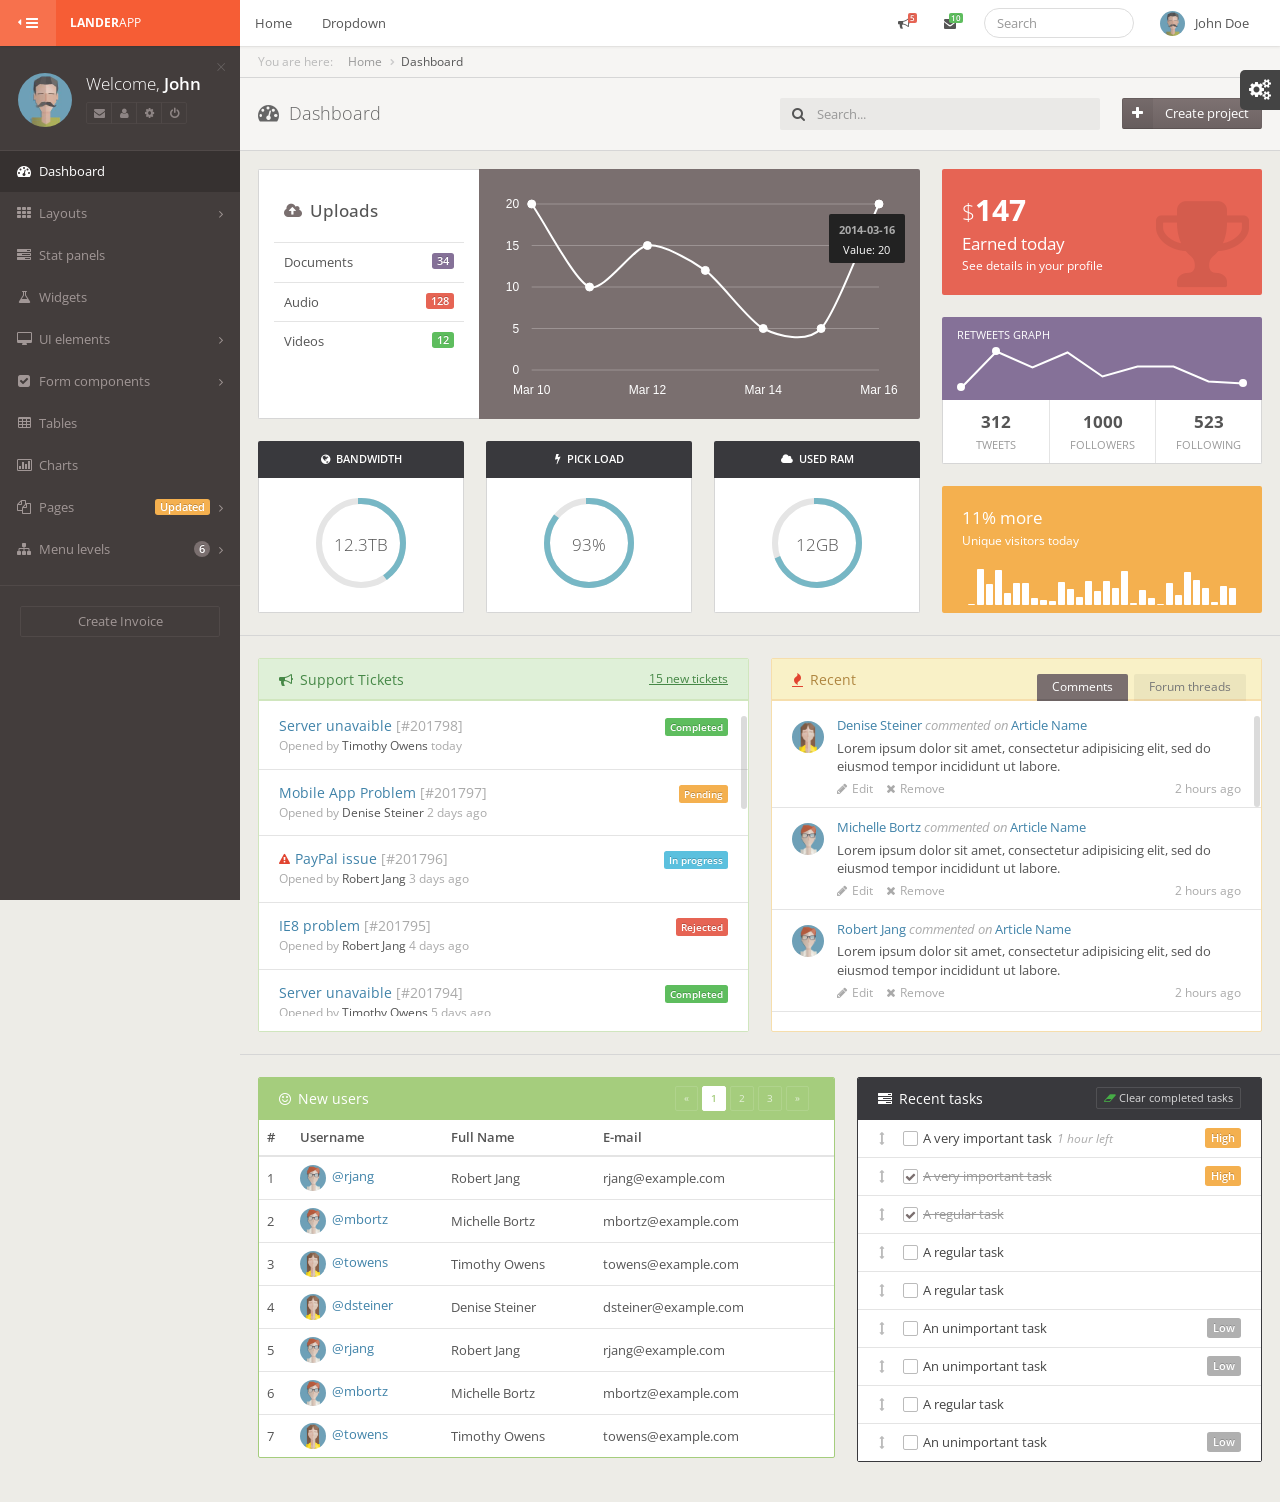
<file: src/main/resources/static/template/index.html>
<!DOCTYPE html>
<!--

TABLE OF CONTENTS.

Use search to find needed section.

===================================================================

|  1. $BODY                        |  Body                        |
|  2. $MAIN_NAVIGATION             |  Main navigation             |
|  3. $NAVBAR_ICON_BUTTONS         |  Navbar Icon Buttons         |
|  4. $MAIN_MENU                   |  Main menu                   |
|  5. $UPLOADS_CHART               |  Uploads chart               |
|  6. $EASY_PIE_CHARTS             |  Easy Pie charts             |
|  7. $EARNED_TODAY_STAT_PANEL     |  Earned today stat panel     |
|  8. $RETWEETS_GRAPH_STAT_PANEL   |  Retweets graph stat panel   |
|  9. $UNIQUE_VISITORS_STAT_PANEL  |  Unique visitors stat panel  |
|  10. $SUPPORT_TICKETS            |  Support tickets             |
|  11. $RECENT_ACTIVITY            |  Recent activity             |
|  12. $NEW_USERS_TABLE            |  New users table             |
|  13. $RECENT_TASKS               |  Recent tasks                |

===================================================================

-->


<!--[if IE 8]>         <html class="ie8"> <![endif]-->
<!--[if IE 9]>         <html class="ie9 gt-ie8"> <![endif]-->
<!--[if gt IE 9]><!--> <html class="gt-ie8 gt-ie9 not-ie"> <!--<![endif]-->

<head>
	<meta charset="utf-8">
	<meta http-equiv="X-UA-Compatible" content="IE=edge,chrome=1">
	<title>Dashboard - LanderApp</title>
	<meta name="viewport" content="width=device-width, initial-scale=1.0, user-scalable=no, minimum-scale=1.0, maximum-scale=1.0">

	<!-- Open Sans font from Google CDN -->
	<link href="http://fonts.googleapis.com/css?family=Open+Sans:300italic,400italic,600italic,700italic,400,600,700,300&amp;subset=latin" rel="stylesheet" type="text/css">

	<!-- LanderApp's stylesheets -->
	<link href="assets/stylesheets/bootstrap.min.css" rel="stylesheet" type="text/css">
	<link href="assets/stylesheets/landerapp.min.css" rel="stylesheet" type="text/css">
	<link href="assets/stylesheets/widgets.min.css" rel="stylesheet" type="text/css">
	<link href="assets/stylesheets/rtl.min.css" rel="stylesheet" type="text/css">
	<link href="assets/stylesheets/themes.min.css" rel="stylesheet" type="text/css">

	<!--[if lt IE 9]>
		<script src="assets/javascripts/ie.min.js"></script>
	<![endif]-->
</head>


<!-- 1. $BODY ======================================================================================
	
	Body

	Classes:
	* 'theme-{THEME NAME}'
	* 'right-to-left'      - Sets text direction to right-to-left
	* 'main-menu-right'    - Places the main menu on the right side
	* 'no-main-menu'       - Hides the main menu
	* 'main-navbar-fixed'  - Fixes the main navigation
	* 'main-menu-fixed'    - Fixes the main menu
	* 'main-menu-animated' - Animate main menu
-->
<body class="theme-default main-menu-animated">

<script>var init = [];</script>
<!-- Demo script --> <script src="assets/demo/demo.js"></script> <!-- / Demo script -->

<div id="main-wrapper">


<!-- 2. $MAIN_NAVIGATION ===========================================================================

	Main navigation
-->
	<div id="main-navbar" class="navbar navbar-inverse" role="navigation">
		<!-- Main menu toggle -->
		<button type="button" id="main-menu-toggle"><i class="navbar-icon fa fa-bars icon"></i><span class="hide-menu-text">HIDE MENU</span></button>
		
		<div class="navbar-inner">
			<!-- Main navbar header -->
			<div class="navbar-header">

				<!-- Logo -->
				<a href="index.html" class="navbar-brand">
					<strong>Lander</strong>App
				</a>

				<!-- Main navbar toggle -->
				<button type="button" class="navbar-toggle collapsed" data-toggle="collapse" data-target="#main-navbar-collapse"><i class="navbar-icon fa fa-bars"></i></button>

			</div> <!-- / .navbar-header -->

			<div id="main-navbar-collapse" class="collapse navbar-collapse main-navbar-collapse">
				<div>
					<ul class="nav navbar-nav">
						<li>
							<a href="#">Home</a>
						</li>
						<li class="dropdown">
							<a href="#" class="dropdown-toggle" data-toggle="dropdown">Dropdown</a>
							<ul class="dropdown-menu">
								<li><a href="#">First item</a></li>
								<li><a href="#">Second item</a></li>
								<li class="divider"></li>
								<li><a href="#">Third item</a></li>
							</ul>
						</li>
					</ul> <!-- / .navbar-nav -->

					<div class="right clearfix">
						<ul class="nav navbar-nav pull-right right-navbar-nav">

<!-- 3. $NAVBAR_ICON_BUTTONS =======================================================================

							Navbar Icon Buttons

							NOTE: .nav-icon-btn triggers a dropdown menu on desktop screens only. On small screens .nav-icon-btn acts like a hyperlink.

							Classes:
							* 'nav-icon-btn-info'
							* 'nav-icon-btn-success'
							* 'nav-icon-btn-warning'
							* 'nav-icon-btn-danger' 
-->
							<li class="nav-icon-btn nav-icon-btn-danger dropdown">
								<a href="#notifications" class="dropdown-toggle" data-toggle="dropdown">
									<span class="label">5</span>
									<i class="nav-icon fa fa-bullhorn"></i>
									<span class="small-screen-text">Notifications</span>
								</a>

								<!-- NOTIFICATIONS -->
								
								<!-- Javascript -->
								<script>
									init.push(function () {
										$('#main-navbar-notifications').slimScroll({ height: 250 });
									});
								</script>
								<!-- / Javascript -->

								<div class="dropdown-menu widget-notifications no-padding" style="width: 300px">
									<div class="notifications-list" id="main-navbar-notifications">

										<div class="notification">
											<div class="notification-title text-danger">SYSTEM</div>
											<div class="notification-description"><strong>Error 500</strong>: Syntax error in index.php at line <strong>461</strong>.</div>
											<div class="notification-ago">12h ago</div>
											<div class="notification-icon fa fa-hdd-o bg-danger"></div>
										</div> <!-- / .notification -->

										<div class="notification">
											<div class="notification-title text-info">STORE</div>
											<div class="notification-description">You have <strong>9</strong> new orders.</div>
											<div class="notification-ago">12h ago</div>
											<div class="notification-icon fa fa-truck bg-info"></div>
										</div> <!-- / .notification -->

										<div class="notification">
											<div class="notification-title text-default">CRON DAEMON</div>
											<div class="notification-description">Job <strong>"Clean DB"</strong> has been completed.</div>
											<div class="notification-ago">12h ago</div>
											<div class="notification-icon fa fa-clock-o bg-default"></div>
										</div> <!-- / .notification -->

										<div class="notification">
											<div class="notification-title text-success">SYSTEM</div>
											<div class="notification-description">Server <strong>up</strong>.</div>
											<div class="notification-ago">12h ago</div>
											<div class="notification-icon fa fa-hdd-o bg-success"></div>
										</div> <!-- / .notification -->

										<div class="notification">
											<div class="notification-title text-warning">SYSTEM</div>
											<div class="notification-description"><strong>Warning</strong>: Processor load <strong>92%</strong>.</div>
											<div class="notification-ago">12h ago</div>
											<div class="notification-icon fa fa-hdd-o bg-warning"></div>
										</div> <!-- / .notification -->

									</div> <!-- / .notifications-list -->
									<a href="#" class="notifications-link">MORE NOTIFICATIONS</a>
								</div> <!-- / .dropdown-menu -->
							</li>
							<li class="nav-icon-btn nav-icon-btn-success dropdown">
								<a href="#messages" class="dropdown-toggle" data-toggle="dropdown">
									<span class="label">10</span>
									<i class="nav-icon fa fa-envelope"></i>
									<span class="small-screen-text">Income messages</span>
								</a>

								<!-- MESSAGES -->
								
								<!-- Javascript -->
								<script>
									init.push(function () {
										$('#main-navbar-messages').slimScroll({ height: 250 });
									});
								</script>
								<!-- / Javascript -->

								<div class="dropdown-menu widget-messages-alt no-padding" style="width: 300px;">
									<div class="messages-list" id="main-navbar-messages">

										<div class="message">
											<img src="assets/demo/avatars/2.jpg" alt="" class="message-avatar">
											<a href="#" class="message-subject">Lorem ipsum dolor sit amet, consectetur adipisicing elit.</a>
											<div class="message-description">
												from <a href="#">Robert Jang</a>
												&nbsp;&nbsp;·&nbsp;&nbsp;
												2h ago
											</div>
										</div> <!-- / .message -->

										<div class="message">
											<img src="assets/demo/avatars/3.jpg" alt="" class="message-avatar">
											<a href="#" class="message-subject">Lorem ipsum dolor sit amet, consectetur adipisicing elit, sed do eiusmod tempor incididunt ut labore et dolore magna aliqua.</a>
											<div class="message-description">
												from <a href="#">Michelle Bortz</a>
												&nbsp;&nbsp;·&nbsp;&nbsp;
												2h ago
											</div>
										</div> <!-- / .message -->

										<div class="message">
											<img src="assets/demo/avatars/4.jpg" alt="" class="message-avatar">
											<a href="#" class="message-subject">Lorem ipsum dolor sit amet.</a>
											<div class="message-description">
												from <a href="#">Timothy Owens</a>
												&nbsp;&nbsp;·&nbsp;&nbsp;
												2h ago
											</div>
										</div> <!-- / .message -->

										<div class="message">
											<img src="assets/demo/avatars/5.jpg" alt="" class="message-avatar">
											<a href="#" class="message-subject">Lorem ipsum dolor sit amet, consectetur adipisicing elit, sed do eiusmod tempor incididunt ut labore et dolore magna aliqua.</a>
											<div class="message-description">
												from <a href="#">Denise Steiner</a>
												&nbsp;&nbsp;·&nbsp;&nbsp;
												2h ago
											</div>
										</div> <!-- / .message -->

										<div class="message">
											<img src="assets/demo/avatars/2.jpg" alt="" class="message-avatar">
											<a href="#" class="message-subject">Lorem ipsum dolor sit amet.</a>
											<div class="message-description">
												from <a href="#">Robert Jang</a>
												&nbsp;&nbsp;·&nbsp;&nbsp;
												2h ago
											</div>
										</div> <!-- / .message -->

										<div class="message">
											<img src="assets/demo/avatars/2.jpg" alt="" class="message-avatar">
											<a href="#" class="message-subject">Lorem ipsum dolor sit amet, consectetur adipisicing elit.</a>
											<div class="message-description">
												from <a href="#">Robert Jang</a>
												&nbsp;&nbsp;·&nbsp;&nbsp;
												2h ago
											</div>
										</div> <!-- / .message -->

										<div class="message">
											<img src="assets/demo/avatars/3.jpg" alt="" class="message-avatar">
											<a href="#" class="message-subject">Lorem ipsum dolor sit amet, consectetur adipisicing elit, sed do eiusmod tempor incididunt ut labore et dolore magna aliqua.</a>
											<div class="message-description">
												from <a href="#">Michelle Bortz</a>
												&nbsp;&nbsp;·&nbsp;&nbsp;
												2h ago
											</div>
										</div> <!-- / .message -->

										<div class="message">
											<img src="assets/demo/avatars/4.jpg" alt="" class="message-avatar">
											<a href="#" class="message-subject">Lorem ipsum dolor sit amet.</a>
											<div class="message-description">
												from <a href="#">Timothy Owens</a>
												&nbsp;&nbsp;·&nbsp;&nbsp;
												2h ago
											</div>
										</div> <!-- / .message -->

										<div class="message">
											<img src="assets/demo/avatars/5.jpg" alt="" class="message-avatar">
											<a href="#" class="message-subject">Lorem ipsum dolor sit amet, consectetur adipisicing elit, sed do eiusmod tempor incididunt ut labore et dolore magna aliqua.</a>
											<div class="message-description">
												from <a href="#">Denise Steiner</a>
												&nbsp;&nbsp;·&nbsp;&nbsp;
												2h ago
											</div>
										</div> <!-- / .message -->

										<div class="message">
											<img src="assets/demo/avatars/2.jpg" alt="" class="message-avatar">
											<a href="#" class="message-subject">Lorem ipsum dolor sit amet.</a>
											<div class="message-description">
												from <a href="#">Robert Jang</a>
												&nbsp;&nbsp;·&nbsp;&nbsp;
												2h ago
											</div>
										</div> <!-- / .message -->

									</div> <!-- / .messages-list -->
									<a href="#" class="messages-link">MORE MESSAGES</a>
								</div> <!-- / .dropdown-menu -->
							</li>
<!-- /3. $END_NAVBAR_ICON_BUTTONS -->

							<li>
								<form class="navbar-form pull-left">
									<input type="text" class="form-control" placeholder="Search">
								</form>
							</li>

							<li class="dropdown">
								<a href="#" class="dropdown-toggle user-menu" data-toggle="dropdown">
									<img src="assets/demo/avatars/1.jpg" alt="">
									<span>John Doe</span>
								</a>
								<ul class="dropdown-menu">
									<li><a href="#">Profile <span class="label label-warning pull-right">new</span></a></li>
									<li><a href="#">Account <span class="badge badge-primary pull-right">new</span></a></li>
									<li><a href="#"><i class="dropdown-icon fa fa-cog"></i>&nbsp;&nbsp;Settings</a></li>
									<li class="divider"></li>
									<li><a href="pages-signin.html"><i class="dropdown-icon fa fa-power-off"></i>&nbsp;&nbsp;Log Out</a></li>
								</ul>
							</li>
						</ul> <!-- / .navbar-nav -->
					</div> <!-- / .right -->
				</div>
			</div> <!-- / #main-navbar-collapse -->
		</div> <!-- / .navbar-inner -->
	</div> <!-- / #main-navbar -->
<!-- /2. $END_MAIN_NAVIGATION -->


<!-- 4. $MAIN_MENU =================================================================================

		Main menu
		
		Notes:
		* to make the menu item active, add a class 'active' to the <li>
		  example: <li class="active">...</li>
		* multilevel submenu example:
			<li class="mm-dropdown">
			  <a href="#"><span class="mm-text">Submenu item text 1</span></a>
			  <ul>
				<li>...</li>
				<li class="mm-dropdown">
				  <a href="#"><span class="mm-text">Submenu item text 2</span></a>
				  <ul>
					<li>...</li>
					...
				  </ul>
				</li>
				...
			  </ul>
			</li>
-->
	<div id="main-menu" role="navigation">
		<div id="main-menu-inner">
			<div class="menu-content top" id="menu-content-demo">
				<!-- Menu custom content demo
					 Javascript: html/assets/demo/demo.js
				 -->
				<div>
					<div class="text-bg"><span class="text-slim">Welcome,</span> <span class="text-semibold">John</span></div>

					<img src="assets/demo/avatars/1.jpg" alt="" class="">
					<div class="btn-group">
						<a href="#" class="btn btn-xs btn-primary btn-outline dark"><i class="fa fa-envelope"></i></a>
						<a href="#" class="btn btn-xs btn-primary btn-outline dark"><i class="fa fa-user"></i></a>
						<a href="#" class="btn btn-xs btn-primary btn-outline dark"><i class="fa fa-cog"></i></a>
						<a href="#" class="btn btn-xs btn-danger btn-outline dark"><i class="fa fa-power-off"></i></a>
					</div>
					<a href="#" class="close">&times;</a>
				</div>
			</div>
			<ul class="navigation">
				<li class="active">
					<a href="index.html"><i class="menu-icon fa fa-dashboard"></i><span class="mm-text">Dashboard</span></a>
				</li>
				<li class="mm-dropdown">
					<a href="#"><i class="menu-icon fa fa-th"></i><span class="mm-text">Layouts</span></a>
					<ul>
						<li>
							<a tabindex="-1" href="layouts-grid.html"><span class="mm-text">Grid</span></a>
						</li>
						<li>
							<a tabindex="-1" href="layouts-main-menu.html"><i class="menu-icon fa fa-th-list"></i><span class="mm-text">Main menu</span></a>
						</li>
					</ul>
				</li>
				<li>
					<a href="stat-panels.html"><i class="menu-icon fa fa-tasks"></i><span class="mm-text">Stat panels</span></a>
				</li>
				<li>
					<a href="widgets.html"><i class="menu-icon fa fa-flask"></i><span class="mm-text">Widgets</span></a>
				</li>
				<li class="mm-dropdown">
					<a href="#"><i class="menu-icon fa fa-desktop"></i><span class="mm-text">UI elements</span></a>
					<ul>
						<li>
							<a tabindex="-1" href="ui-buttons.html"><span class="mm-text">Buttons</span></a>
						</li>
						<li>
							<a tabindex="-1" href="ui-typography.html"><span class="mm-text">Typography</span></a>
						</li>
						<li>
							<a tabindex="-1" href="ui-tabs.html"><span class="mm-text">Tabs &amp; Accordions</span></a>
						</li>
						<li>
							<a tabindex="-1" href="ui-modals.html"><span class="mm-text">Modals</span></a>
						</li>
						<li>
							<a tabindex="-1" href="ui-alerts.html"><span class="mm-text">Alerts &amp; Tooltips</span></a>
						</li>
						<li>
							<a tabindex="-1" href="ui-components.html"><span class="mm-text">Components</span></a>
						</li>
						<li>
							<a tabindex="-1" href="ui-panels.html"><span class="mm-text">Panels</span></a>
						</li>
						<li>
							<a tabindex="-1" href="ui-jqueryui.html"><span class="mm-text">jQuery UI</span></a>
						</li>
						<li>
							<a tabindex="-1" href="ui-icons.html"><span class="mm-text">Icons</span></a>
						</li>
						<li>
							<a tabindex="-1" href="ui-utility-classes.html"><span class="mm-text">Utility classes</span></a>
						</li>
					</ul>
				</li>
				<li class="mm-dropdown">
					<a href="#"><i class="menu-icon fa fa-check-square"></i><span class="mm-text">Form components</span></a>
					<ul>
						<li>
							<a tabindex="-1" href="forms-layouts.html"><span class="mm-text">Layouts</span></a>
						</li>
						<li>
							<a tabindex="-1" href="forms-general.html"><span class="mm-text">General</span></a>
						</li>
						<li>
							<a tabindex="-1" href="forms-advanced.html"><span class="mm-text">Advanced</span></a>
						</li>
						<li>
							<a tabindex="-1" href="forms-pickers.html"><span class="mm-text">Pickers</span></a>
						</li>
						<li>
							<a tabindex="-1" href="forms-validation.html"><span class="mm-text">Validation</span></a>
						</li>
						<li>
							<a tabindex="-1" href="forms-editors.html"><span class="mm-text">Editors</span></a>
						</li>
					</ul>
				</li>
				<li>
					<a href="tables.html"><i class="menu-icon fa fa-table"></i><span class="mm-text">Tables</span></a>
				</li>
				<li>
					<a href="charts.html"><i class="menu-icon fa fa-bar-chart-o"></i><span class="mm-text">Charts</span></a>
				</li>
				<li class="mm-dropdown">
					<a href="#"><i class="menu-icon fa fa-files-o"></i><span class="mm-text">Pages</span><span class="label label-warning">Updated</span></a>
					<ul>
						<li>
							<a tabindex="-1" href="pages-search.html"><span class="mm-text">Search results</span></a>
						</li>
						<li>
							<a tabindex="-1" href="pages-pricing.html"><span class="mm-text">Plans &amp; pricing</span></a>
						</li>
						<li>
							<a tabindex="-1" href="pages-faq.html"><span class="mm-text">FAQ</span><span class="label label-success">New</span></a>
						</li>
						<li>
							<a tabindex="-1" href="pages-profile.html"><span class="mm-text">Profile</span><span class="label label-success">New</span></a>
						</li>
						<li>
							<a tabindex="-1" href="pages-timeline.html"><span class="mm-text">Timeline</span><span class="label label-success">New</span></a>
						</li>
						<li>
							<a tabindex="-1" href="pages-signin.html"><span class="mm-text">Sign In</span></a>
						</li>
						<li>
							<a tabindex="-1" href="pages-signup.html"><span class="mm-text">Sign Up</span><span class="label label-success">New</span></a>
						</li>
						<li>
							<a tabindex="-1" href="pages-signin-alt.html"><span class="mm-text">Sign In Alt</span><span class="label label-success">New</span></a>
						</li>
						<li>
							<a tabindex="-1" href="pages-signup-alt.html"><span class="mm-text">Sign Up Alt</span><span class="label label-success">New</span></a>
						</li>
						<li>
							<a tabindex="-1" href="pages-invoice.html"><span class="mm-text">Invoice</span></a>
						</li>
						<li>
							<a tabindex="-1" href="pages-404.html"><span class="mm-text">Error 404</span></a>
						</li>
						<li>
							<a tabindex="-1" href="pages-500.html"><span class="mm-text">Error 500</span></a>
						</li>
						<li class="mm-dropdown">
							<a href="#"><i class="menu-icon fa fa-envelope"></i><span class="mm-text">Messages</span><span class="label label-success">New</span></a>
							<ul>
								<li>
									<a tabindex="-1" href="pages-inbox.html"><span class="mm-text">Inbox</span></a>
								</li>
								<li>
									<a tabindex="-1" href="pages-show-email.html"><span class="mm-text">Show message</span></a>
								</li>
								<li>
									<a tabindex="-1" href="pages-new-email.html"><span class="mm-text">New message</span></a>
								</li>
							</ul>
						</li>
						<li>
							<a tabindex="-1" href="pages-blank.html"><span class="mm-text">Blank page</span></a>
						</li>
					</ul>
				</li>
				<li class="mm-dropdown">
					<a href="#"><i class="menu-icon fa fa-sitemap"></i><span class="mm-text">Menu levels</span><span class="badge badge-primary">6</span></a>
					<ul>
						<li>
							<a tabindex="-1" href="#"><span class="mm-text">Menu level 1.1</span><span class="badge badge-danger">12</span><span class="label label-info">21</span></a>
						</li>
						<li>
							<a tabindex="-1" href="#"><span class="mm-text">Menu level 1.2</span></a>
						</li>
						<li class="mm-dropdown">
							<a tabindex="-1" href="#"><span class="mm-text">Menu level 1.3</span><span class="label label-warning">5</span></a>
							<ul>
								<li>
									<a tabindex="-1" href="#"><span class="mm-text">Menu level 2.1</span></a>
								</li>
								<li class="mm-dropdown">
									<a tabindex="-1" href="#"><span class="mm-text">Menu level 2.2</span></a>
									<ul>
										<li class="mm-dropdown">
											<a tabindex="-1" href="#"><span class="mm-text">Menu level 3.1</span></a>
											<ul>
												<li>
													<a tabindex="-1" href="#"><span class="mm-text">Menu level 4.1</span></a>
												</li>
											</ul>
										</li>
										<li>
											<a tabindex="-1" href="#"><span class="mm-text">Menu level 3.2</span></a>
										</li>
									</ul>
								</li>
								<li>
									<a tabindex="-1" href="#"><span class="mm-text">Menu level 2.2</span></a>
								</li>
							</ul>
						</li>
					</ul>
				</li>
			</ul> <!-- / .navigation -->
			<div class="menu-content">
				<a href="pages-invoice.html" class="btn btn-primary btn-block btn-outline dark">Create Invoice</a>
			</div>
		</div> <!-- / #main-menu-inner -->
	</div> <!-- / #main-menu -->
<!-- /4. $MAIN_MENU -->

	<div id="content-wrapper">
		<ul class="breadcrumb breadcrumb-page">
			<div class="breadcrumb-label text-light-gray">You are here: </div>
			<li><a href="#">Home</a></li>
			<li class="active"><a href="#">Dashboard</a></li>
		</ul>
		<div class="page-header">
			
			<div class="row">
				<!-- Page header, center on small screens -->
				<h1 class="col-xs-12 col-sm-4 text-center text-left-sm"><i class="fa fa-dashboard page-header-icon"></i>&nbsp;&nbsp;Dashboard</h1>

				<div class="col-xs-12 col-sm-8">
					<div class="row">
						<hr class="visible-xs no-grid-gutter-h">
						<!-- "Create project" button, width=auto on desktops -->
						<div class="pull-right col-xs-12 col-sm-auto"><a href="#" class="btn btn-primary btn-labeled" style="width: 100%;"><span class="btn-label icon fa fa-plus"></span>Create project</a></div>

						<!-- Margin -->
						<div class="visible-xs clearfix form-group-margin"></div>

						<!-- Search field -->
						<form action="#" class="pull-right col-xs-12 col-sm-6">
							<div class="input-group no-margin">
								<span class="input-group-addon" style="border:none;background: #fff;background: rgba(0,0,0,.05);"><i class="fa fa-search"></i></span>
								<input type="text" placeholder="Search..." class="form-control no-padding-hr" style="border:none;background: #fff;background: rgba(0,0,0,.05);">
							</div>
						</form>
					</div>
				</div>
			</div>
		</div> <!-- / .page-header -->


		<div class="row">
			<div class="col-md-8">

<!-- 5. $UPLOADS_CHART =============================================================================

				Uploads chart
-->
				<!-- Javascript -->
				<script>
					init.push(function () {
						var uploads_data = [
							{ day: '2014-03-10', v: 20 },
							{ day: '2014-03-11', v: 10 },
							{ day: '2014-03-12', v: 15 },
							{ day: '2014-03-13', v: 12 },
							{ day: '2014-03-14', v: 5  },
							{ day: '2014-03-15', v: 5  },
							{ day: '2014-03-16', v: 20 }
						];
						Morris.Line({
							element: 'hero-graph',
							data: uploads_data,
							xkey: 'day',
							ykeys: ['v'],
							labels: ['Value'],
							lineColors: ['#fff'],
							lineWidth: 2,
							pointSize: 4,
							gridLineColor: 'rgba(255,255,255,.5)',
							resize: true,
							gridTextColor: '#fff',
							xLabels: "day",
							xLabelFormat: function(d) {
								return ['Jan','Feb','Mar','Apr','May','Jun','Jul','Aug','Sep','Oct','Nov', 'Dec'][d.getMonth()] + ' ' + d.getDate(); 
							},
						});
					});
				</script>
				<!-- / Javascript -->

				<div class="stat-panel">
					<div class="stat-row">
						<!-- Small horizontal padding, bordered, without right border, top aligned text -->
						<div class="stat-cell col-sm-4 padding-sm-hr bordered no-border-r valign-top">
							<!-- Small padding, without top padding, extra small horizontal padding -->
							<h4 class="padding-sm no-padding-t padding-xs-hr"><i class="fa fa-cloud-upload text-primary"></i>&nbsp;&nbsp;Uploads</h4>
							<!-- Without margin -->
							<ul class="list-group no-margin">
								<!-- Without left and right borders, extra small horizontal padding, without background, no border radius -->
								<li class="list-group-item no-border-hr padding-xs-hr no-bg no-border-radius">
									Documents <span class="label label-pa-purple pull-right">34</span>
								</li> <!-- / .list-group-item -->
								<!-- Without left and right borders, extra small horizontal padding, without background -->
								<li class="list-group-item no-border-hr padding-xs-hr no-bg">
									Audio <span class="label label-danger pull-right">128</span>
								</li> <!-- / .list-group-item -->
								<!-- Without left and right borders, without bottom border, extra small horizontal padding, without background -->
								<li class="list-group-item no-border-hr no-border-b padding-xs-hr no-bg">
									Videos <span class="label label-success pull-right">12</span>
								</li> <!-- / .list-group-item -->
							</ul>
						</div> <!-- /.stat-cell -->
						<!-- Primary background, small padding, vertically centered text -->
						<div class="stat-cell col-sm-8 bg-primary padding-sm valign-middle">
							<div id="hero-graph" class="graph" style="height: 230px;"></div>
						</div>
					</div>
				</div> <!-- /.stat-panel -->
<!-- /5. $UPLOADS_CHART -->

<!-- 6. $EASY_PIE_CHARTS ===========================================================================

				Easy Pie charts
-->
				<!-- Javascript -->
				<script>
					init.push(function () {
						// Easy Pie Charts
						var easyPieChartDefaults = {
							animate: 2000,
							scaleColor: false,
							lineWidth: 6,
							lineCap: 'square',
							size: 90,
							trackColor: '#e5e5e5'
						}
						$('#easy-pie-chart-1').easyPieChart($.extend({}, easyPieChartDefaults, {
							barColor: LanderApp.settings.consts.COLORS[1]
						}));
						$('#easy-pie-chart-2').easyPieChart($.extend({}, easyPieChartDefaults, {
							barColor: LanderApp.settings.consts.COLORS[1]
						}));
						$('#easy-pie-chart-3').easyPieChart($.extend({}, easyPieChartDefaults, {
							barColor: LanderApp.settings.consts.COLORS[1]
						}));
					});
				</script>
				<!-- / Javascript -->

				<div class="row">
					<div class="col-xs-4">
						<!-- Centered text -->
						<div class="stat-panel text-center">
							<div class="stat-row">
								<!-- Dark gray background, small padding, extra small text, semibold text -->
								<div class="stat-cell bg-dark-gray padding-sm text-xs text-semibold">
									<i class="fa fa-globe"></i>&nbsp;&nbsp;BANDWIDTH
								</div>
							</div> <!-- /.stat-row -->
							<div class="stat-row">
								<!-- Bordered, without top border, without horizontal padding -->
								<div class="stat-cell bordered no-border-t no-padding-hr">
									<div class="pie-chart" data-percent="43" id="easy-pie-chart-1">
										<div class="pie-chart-label">12.3TB</div>
									</div>
								</div>
							</div> <!-- /.stat-row -->
						</div> <!-- /.stat-panel -->
					</div>
					<div class="col-xs-4">
						<div class="stat-panel text-center">
							<div class="stat-row">
								<!-- Dark gray background, small padding, extra small text, semibold text -->
								<div class="stat-cell bg-dark-gray padding-sm text-xs text-semibold">
									<i class="fa fa-flash"></i>&nbsp;&nbsp;PICK LOAD
								</div>
							</div> <!-- /.stat-row -->
							<div class="stat-row">
								<!-- Bordered, without top border, without horizontal padding -->
								<div class="stat-cell bordered no-border-t no-padding-hr">
									<div class="pie-chart" data-percent="93" id="easy-pie-chart-2">
										<div class="pie-chart-label">93%</div>
									</div>
								</div>
							</div> <!-- /.stat-row -->
						</div> <!-- /.stat-panel -->
					</div>
					<div class="col-xs-4">
						<div class="stat-panel text-center">
							<div class="stat-row">
								<!-- Dark gray background, small padding, extra small text, semibold text -->
								<div class="stat-cell bg-dark-gray padding-sm text-xs text-semibold">
									<i class="fa fa-cloud"></i>&nbsp;&nbsp;USED RAM
								</div>
							</div> <!-- /.stat-row -->
							<div class="stat-row">
								<!-- Bordered, without top border, without horizontal padding -->
								<div class="stat-cell bordered no-border-t no-padding-hr">
									<div class="pie-chart" data-percent="75" id="easy-pie-chart-3">
										<div class="pie-chart-label">12GB</div>
									</div>
								</div>
							</div> <!-- /.stat-row -->
						</div> <!-- /.stat-panel -->
					</div>
				</div>
			</div>
<!-- /6. $EASY_PIE_CHARTS -->

			<div class="col-md-4">
				<div class="row">

<!-- 7. $EARNED_TODAY_STAT_PANEL ===================================================================

					Earned today stat panel
-->
					<div class="col-sm-4 col-md-12">
						<div class="stat-panel">
							<!-- Danger background, vertically centered text -->
							<div class="stat-cell bg-danger valign-middle">
								<!-- Stat panel bg icon -->
								<i class="fa fa-trophy bg-icon"></i>
								<!-- Extra large text -->
								<span class="text-xlg"><span class="text-lg text-slim">$</span><strong>147</strong></span><br>
								<!-- Big text -->
								<span class="text-bg">Earned today</span><br>
								<!-- Small text -->
								<span class="text-sm"><a href="#">See details in your profile</a></span>
							</div> <!-- /.stat-cell -->
						</div> <!-- /.stat-panel -->
					</div>
<!-- /7. $EARNED_TODAY_STAT_PANEL -->


<!-- 8. $RETWEETS_GRAPH_STAT_PANEL =================================================================

					Retweets graph stat panel
-->
					<div class="col-sm-4 col-md-12">
						<!-- Javascript -->
						<script>
							init.push(function () {
								$("#stats-sparklines-3").pixelSparkline([275,490,397,487,339,403,402,312,300], {
									type: 'line',
									width: '100%',
									height: '45px',
									fillColor: '',
									lineColor: '#fff',
									lineWidth: 2,
									spotColor: '#ffffff',
									minSpotColor: '#ffffff',
									maxSpotColor: '#ffffff',
									highlightSpotColor: '#ffffff',
									highlightLineColor: '#ffffff',
									spotRadius: 4,
									highlightLineColor: '#ffffff'
								});
							});
						</script>
						<!-- / Javascript -->

						<div class="stat-panel">
							<div class="stat-row">
								<!-- Purple background, small padding -->
								<div class="stat-cell bg-pa-purple padding-sm">
									<!-- Extra small text -->
									<div class="text-xs" style="margin-bottom: 5px;">RETWEETS GRAPH</div>
									<div class="stats-sparklines" id="stats-sparklines-3" style="width: 100%"></div>
								</div>
							</div> <!-- /.stat-row -->
							<div class="stat-row">
								<!-- Bordered, without top border, horizontally centered text -->
								<div class="stat-counters bordered no-border-t text-center">
									<!-- Small padding, without horizontal padding -->
									<div class="stat-cell col-xs-4 padding-sm no-padding-hr">
										<!-- Big text -->
										<span class="text-bg"><strong>312</strong></span><br>
										<!-- Extra small text -->
										<span class="text-xs text-muted">TWEETS</span>
									</div>
									<!-- Small padding, without horizontal padding -->
									<div class="stat-cell col-xs-4 padding-sm no-padding-hr">
										<!-- Big text -->
										<span class="text-bg"><strong>1000</strong></span><br>
										<!-- Extra small text -->
										<span class="text-xs text-muted">FOLLOWERS</span>
									</div>
									<!-- Small padding, without horizontal padding -->
									<div class="stat-cell col-xs-4 padding-sm no-padding-hr">
										<!-- Big text -->
										<span class="text-bg"><strong>523</strong></span><br>
										<!-- Extra small text -->
										<span class="text-xs text-muted">FOLLOWING</span>
									</div>
								</div> <!-- /.stat-counters -->
							</div> <!-- /.stat-row -->
						</div> <!-- /.stat-panel -->
					</div>
<!-- /8. $RETWEETS_GRAPH_STAT_PANEL -->

<!-- 9. $UNIQUE_VISITORS_STAT_PANEL ================================================================

					Unique visitors stat panel
-->
					<div class="col-sm-4 col-md-12">
						<!-- Javascript -->
						<script>
							init.push(function () {
								$("#stats-sparklines-2").pixelSparkline(
									[275,490,397,487,339,403,402,312,300,294,411,367,319,416,355,416,371,479,279,361,312,269,402,327,474,422,375,283,384,372], {
									type: 'bar',
									height: '36px',
									width: '100%',
									barSpacing: 2,
									zeroAxis: false,
									barColor: '#ffffff'
								});
							});
						</script>
						<!-- / Javascript -->

						<div class="stat-panel">
							<div class="stat-row">
								<!-- Warning background -->
								<div class="stat-cell bg-warning">
									<!-- Big text -->
									<span class="text-bg">11% more</span><br>
									<!-- Small text -->
									<span class="text-sm">Unique visitors today</span>
								</div>
							</div> <!-- /.stat-row -->
							<div class="stat-row">
								<!-- Warning background, small padding, without top padding, horizontally centered text -->
								<div class="stat-cell bg-warning padding-sm no-padding-t text-center">
									<div id="stats-sparklines-2" class="stats-sparklines" style="width: 100%"></div>
								</div>
							</div> <!-- /.stat-row -->
						</div> <!-- /.stat-panel -->
					</div>
				</div>
			</div>
		</div>
<!-- /9. $UNIQUE_VISITORS_STAT_PANEL -->

		<!-- Page wide horizontal line -->
		<hr class="no-grid-gutter-h grid-gutter-margin-b no-margin-t">

		<div class="row">

<!-- 10. $SUPPORT_TICKETS ==========================================================================

			Support tickets
-->
			<!-- Javascript -->
			<script>
				init.push(function () {
					$('#dashboard-support-tickets .panel-body > div').slimScroll({ height: 300, alwaysVisible: true, color: '#888',allowPageScroll: true });
				})
			</script>
			<!-- / Javascript -->

			<div class="col-md-6">
				<div class="panel panel-success widget-support-tickets" id="dashboard-support-tickets">
					<div class="panel-heading">
						<span class="panel-title"><i class="panel-title-icon fa fa-bullhorn"></i>Support Tickets</span>
						<div class="panel-heading-controls">
							<div class="panel-heading-text"><a href="#">15 new tickets</a></div>
						</div>
					</div> <!-- / .panel-heading -->
					<div class="panel-body tab-content-padding">
						<!-- Panel padding, without vertical padding -->
						<div class="panel-padding no-padding-vr">

							<div class="ticket">
								<span class="label label-success ticket-label">Completed</span>
								<a href="#" title="" class="ticket-title">Server unavaible<span>[#201798]</span></a>
								<span class="ticket-info">
									Opened by <a href="#" title="">Timothy Owens</a> today
								</span>
							</div> <!-- / .ticket -->

							<div class="ticket">
								<span class="label label-warning ticket-label">Pending</span>
								<a href="#" title="" class="ticket-title">Mobile App Problem<span>[#201797]</span></a>
								<span class="ticket-info">
									Opened by <a href="#">Denise Steiner</a> 2 days ago
								</span>
							</div> <!-- / .ticket -->

							<div class="ticket">
								<span class="label label-info ticket-label">In progress</span>
								<a href="#" title="" class="ticket-title">
									<i class="fa fa-warning text-danger"></i>PayPal issue<span>[#201796]</span>
								</a>
								<span class="ticket-info">
									Opened by <a href="#">Robert Jang</a> 3 days ago
								</span>
							</div> <!-- / .ticket -->

							<div class="ticket">
								<span class="label label-danger ticket-label">Rejected</span>
								<a href="#" title="" class="ticket-title">IE8 problem<span>[#201795]</span></a>
								<span class="ticket-info">
									Opened by <a href="#">Robert Jang</a> 4 days ago
								</span>
							</div> <!-- / .ticket -->

							<div class="ticket">
								<span class="label label-success ticket-label">Completed</span>
								<a href="#" title="" class="ticket-title">Server unavaible<span>[#201794]</span></a>
								<span class="ticket-info">
									Opened by <a href="#">Timothy Owens</a> 5 days ago
								</span>
							</div> <!-- / .ticket -->

							<div class="ticket">
								<span class="label label-success ticket-label">Completed</span>
								<a href="#" title="" class="ticket-title">Server unavaible<span>[#201798]</span></a>
								<span class="ticket-info">
									Opened by <a href="#" title="">Timothy Owens</a> today
								</span>
							</div> <!-- / .ticket -->

							<div class="ticket">
								<span class="label label-warning ticket-label">Pending</span>
								<a href="#" title="" class="ticket-title">Mobile App Problem<span>[#201797]</span></a>
								<span class="ticket-info">
									Opened by <a href="#">Denise Steiner</a> 2 days ago
								</span>
							</div> <!-- / .ticket -->

							<div class="ticket">
								<span class="label label-info ticket-label">In progress</span>
								<a href="#" title="" class="ticket-title">
									<i class="fa fa-warning text-danger"></i>PayPal issue<span>[#201796]</span>
								</a>
								<span class="ticket-info">
									Opened by <a href="#">Robert Jang</a> 3 days ago
								</span>
							</div> <!-- / .ticket -->

							<div class="ticket">
								<span class="label label-danger ticket-label">Rejected</span>
								<a href="#" title="" class="ticket-title">IE8 problem<span>[#201795]</span></a>
								<span class="ticket-info">
									Opened by <a href="#">Robert Jang</a> 4 days ago
								</span>
							</div> <!-- / .ticket -->

							<div class="ticket">
								<span class="label label-success ticket-label">Completed</span>
								<a href="#" title="" class="ticket-title">Server unavaible<span>[#201794]</span></a>
								<span class="ticket-info">
									Opened by <a href="#">Timothy Owens</a> 5 days ago
								</span>
							</div> <!-- / .ticket -->

							<div class="ticket">
								<span class="label label-success ticket-label">Completed</span>
								<a href="#" title="" class="ticket-title">Server unavaible<span>[#201798]</span></a>
								<span class="ticket-info">
									Opened by <a href="#" title="">Timothy Owens</a> today
								</span>
							</div> <!-- / .ticket -->

							<div class="ticket">
								<span class="label label-warning ticket-label">Pending</span>
								<a href="#" title="" class="ticket-title">Mobile App Problem<span>[#201797]</span></a>
								<span class="ticket-info">
									Opened by <a href="#">Denise Steiner</a> 2 days ago
								</span>
							</div> <!-- / .ticket -->

							<div class="ticket">
								<span class="label label-info ticket-label">In progress</span>
								<a href="#" title="" class="ticket-title">
									<i class="fa fa-warning text-danger"></i>PayPal issue<span>[#201796]</span>
								</a>
								<span class="ticket-info">
									Opened by <a href="#">Robert Jang</a> 3 days ago
								</span>
							</div> <!-- / .ticket -->

							<div class="ticket">
								<span class="label label-danger ticket-label">Rejected</span>
								<a href="#" title="" class="ticket-title">IE8 problem<span>[#201795]</span></a>
								<span class="ticket-info">
									Opened by <a href="#">Robert Jang</a> 4 days ago
								</span>
							</div> <!-- / .ticket -->

							<div class="ticket">
								<span class="label label-success ticket-label">Completed</span>
								<a href="#" title="" class="ticket-title">Server unavaible<span>[#201794]</span></a>
								<span class="ticket-info">
									Opened by <a href="#">Timothy Owens</a> 5 days ago
								</span>
							</div> <!-- / .ticket -->
						</div>
					</div> <!-- / .panel-body -->
				</div> <!-- / .panel -->
			</div>
<!-- /10. $SUPPORT_TICKETS -->

<!-- 11. $RECENT_ACTIVITY ==========================================================================

			Recent activity
-->
			<!-- Javascript -->
			<script>
				init.push(function () {
					$('#dashboard-recent .panel-body > div').slimScroll({ height: 300, alwaysVisible: true, color: '#888',allowPageScroll: true });
				})
			</script>
			<!-- / Javascript -->

			<div class="col-md-6">
	
				
				<div class="panel panel-warning" id="dashboard-recent">
					<div class="panel-heading">
						<span class="panel-title"><i class="panel-title-icon fa fa-fire text-danger"></i>Recent</span>
						<ul class="nav nav-tabs nav-tabs-xs">
							<li class="active">
								<a href="#dashboard-recent-comments" data-toggle="tab">Comments</a>
							</li>
							<li>
								<a href="#dashboard-recent-threads" data-toggle="tab">Forum threads</a>
							</li>
						</ul>
					</div> <!-- / .panel-heading -->
					<div class="tab-content">

						<!-- Comments widget -->

						<!-- Without padding -->
						<div class="widget-comments panel-body tab-pane no-padding fade active in" id="dashboard-recent-comments">
							<!-- Panel padding, without vertical padding -->
							<div class="panel-padding no-padding-vr">
								<div class="comment">
									<img src="assets/demo/avatars/5.jpg" alt="" class="comment-avatar">
									<div class="comment-body">
										<div class="comment-by">
											<a href="#" title="">Denise Steiner</a> commented on <a href="#" title="">Article Name</a>
										</div>
										<div class="comment-text">
											Lorem ipsum dolor sit amet, consectetur adipisicing elit, sed do eiusmod tempor incididunt ut labore.
										</div>
										<div class="comment-actions">
											<a href="#"><i class="fa fa-pencil"></i>Edit</a>
											<a href="#"><i class="fa fa-times"></i>Remove</a>
											<span class="pull-right">2 hours ago</span>
										</div>
									</div> <!-- / .comment-body -->
								</div> <!-- / .comment -->

								<div class="comment">
									<img src="assets/demo/avatars/3.jpg" alt="" class="comment-avatar">
									<div class="comment-body">
										<div class="comment-by">
											<a href="#" title="">Michelle Bortz</a> commented on <a href="#" title="">Article Name</a>
										</div>
										<div class="comment-text">
											Lorem ipsum dolor sit amet, consectetur adipisicing elit, sed do eiusmod tempor incididunt ut labore.
										</div>
										<div class="comment-actions">
											<a href="#"><i class="fa fa-pencil"></i>Edit</a>
											<a href="#"><i class="fa fa-times"></i>Remove</a>
											<span class="pull-right">2 hours ago</span>
										</div>
									</div> <!-- / .comment-body -->
								</div> <!-- / .comment -->

								<div class="comment">
									<img src="assets/demo/avatars/2.jpg" alt="" class="comment-avatar">
									<div class="comment-body">
										<div class="comment-by">
											<a href="#" title="">Robert Jang</a> commented on <a href="#" title="">Article Name</a>
										</div>
										<div class="comment-text">
											Lorem ipsum dolor sit amet, consectetur adipisicing elit, sed do eiusmod tempor incididunt ut labore.
										</div>
										<div class="comment-actions">
											<a href="#"><i class="fa fa-pencil"></i>Edit</a>
											<a href="#"><i class="fa fa-times"></i>Remove</a>
											<span class="pull-right">2 hours ago</span>
										</div>
									</div> <!-- / .comment-body -->
								</div> <!-- / .comment -->

								<div class="comment">
									<img src="assets/demo/avatars/4.jpg" alt="" class="comment-avatar">
									<div class="comment-body">
										<div class="comment-by">
											<a href="#" title="">Timothy Owens</a> commented on <a href="#" title="">Article Name</a>
										</div>
										<div class="comment-text">
											Lorem ipsum dolor sit amet, consectetur adipisicing elit, sed do eiusmod tempor incididunt ut labore.
										</div>
										<div class="comment-actions">
											<a href="#"><i class="fa fa-pencil"></i>Edit</a>
											<a href="#"><i class="fa fa-times"></i>Remove</a>
											<span class="pull-right">2 hours ago</span>
										</div>
									</div> <!-- / .comment-body -->
								</div> <!-- / .comment -->

								<div class="comment">
									<img src="assets/demo/avatars/5.jpg" alt="" class="comment-avatar">
									<div class="comment-body">
										<div class="comment-by">
											<a href="#" title="">Denise Steiner</a> commented on <a href="#" title="">Article Name</a>
										</div>
										<div class="comment-text">
											Lorem ipsum dolor sit amet, consectetur adipisicing elit, sed do eiusmod tempor incididunt ut labore.
										</div>
										<div class="comment-actions">
											<a href="#"><i class="fa fa-pencil"></i>Edit</a>
											<a href="#"><i class="fa fa-times"></i>Remove</a>
											<span class="pull-right">2 hours ago</span>
										</div>
									</div> <!-- / .comment-body -->
								</div> <!-- / .comment -->

								<div class="comment">
									<img src="assets/demo/avatars/3.jpg" alt="" class="comment-avatar">
									<div class="comment-body">
										<div class="comment-by">
											<a href="#" title="">Michelle Bortz</a> commented on <a href="#" title="">Article Name</a>
										</div>
										<div class="comment-text">
											Lorem ipsum dolor sit amet, consectetur adipisicing elit, sed do eiusmod tempor incididunt ut labore.
										</div>
										<div class="comment-actions">
											<a href="#"><i class="fa fa-pencil"></i>Edit</a>
											<a href="#"><i class="fa fa-times"></i>Remove</a>
											<span class="pull-right">2 hours ago</span>
										</div>
									</div> <!-- / .comment-body -->
								</div> <!-- / .comment -->

								<div class="comment">
									<img src="assets/demo/avatars/2.jpg" alt="" class="comment-avatar">
									<div class="comment-body">
										<div class="comment-by">
											<a href="#" title="">Robert Jang</a> commented on <a href="#" title="">Article Name</a>
										</div>
										<div class="comment-text">
											Lorem ipsum dolor sit amet, consectetur adipisicing elit, sed do eiusmod tempor incididunt ut labore.
										</div>
										<div class="comment-actions">
											<a href="#"><i class="fa fa-pencil"></i>Edit</a>
											<a href="#"><i class="fa fa-times"></i>Remove</a>
											<span class="pull-right">2 hours ago</span>
										</div>
									</div> <!-- / .comment-body -->
								</div> <!-- / .comment -->

								<div class="comment">
									<img src="assets/demo/avatars/4.jpg" alt="" class="comment-avatar">
									<div class="comment-body">
										<div class="comment-by">
											<a href="#" title="">Timothy Owens</a> commented on <a href="#" title="">Article Name</a>
										</div>
										<div class="comment-text">
											Lorem ipsum dolor sit amet, consectetur adipisicing elit, sed do eiusmod tempor incididunt ut labore.
										</div>
										<div class="comment-actions">
											<a href="#"><i class="fa fa-pencil"></i>Edit</a>
											<a href="#"><i class="fa fa-times"></i>Remove</a>
											<span class="pull-right">2 hours ago</span>
										</div>
									</div> <!-- / .comment-body -->
								</div> <!-- / .comment -->

								<div class="comment">
									<img src="assets/demo/avatars/2.jpg" alt="" class="comment-avatar">
									<div class="comment-body">
										<div class="comment-by">
											<a href="#" title="">Robert Jang</a> commented on <a href="#" title="">Article Name</a>
										</div>
										<div class="comment-text">
											Lorem ipsum dolor sit amet, consectetur adipisicing elit, sed do eiusmod tempor incididunt ut labore.
										</div>
										<div class="comment-actions">
											<a href="#"><i class="fa fa-pencil"></i>Edit</a>
											<a href="#"><i class="fa fa-times"></i>Remove</a>
											<span class="pull-right">2 hours ago</span>
										</div>
									</div> <!-- / .comment-body -->
								</div> <!-- / .comment -->

								<div class="comment">
									<img src="assets/demo/avatars/4.jpg" alt="" class="comment-avatar">
									<div class="comment-body">
										<div class="comment-by">
											<a href="#" title="">Timothy Owens</a> commented on <a href="#" title="">Article Name</a>
										</div>
										<div class="comment-text">
											Lorem ipsum dolor sit amet, consectetur adipisicing elit, sed do eiusmod tempor incididunt ut labore.
										</div>
										<div class="comment-actions">
											<a href="#"><i class="fa fa-pencil"></i>Edit</a>
											<a href="#"><i class="fa fa-times"></i>Remove</a>
											<span class="pull-right">2 hours ago</span>
										</div>
									</div> <!-- / .comment-body -->
								</div> <!-- / .comment -->
							</div>
						</div> <!-- / .widget-comments -->

						<!-- Threads widget -->

						<!-- Without padding -->
						<div class="widget-threads panel-body tab-pane no-padding fade" id="dashboard-recent-threads">
							<div class="panel-padding no-padding-vr">
								<div class="thread">
									<img src="assets/demo/avatars/2.jpg" alt="" class="thread-avatar">
									<div class="thread-body">
										<span class="thread-time">14h</span>
										<a href="#" class="thread-title">Lorem ipsum dolor sit amet</a>
										<div class="thread-info">started by <a href="#" title="">Robert Jang</a> in <a href="#" title="">Forum name</a></div>
									</div> <!-- / .thread-body -->
								</div> <!-- / .thread -->

								<div class="thread">
									<img src="assets/demo/avatars/3.jpg" alt="" class="thread-avatar">
									<div class="thread-body">
										<span class="thread-time">14h</span>
										<a href="#" class="thread-title">Lorem ipsum dolor sit amet</a>
										<div class="thread-info">started by <a href="#" title="">Michelle Bortz</a> in <a href="#" title="">Forum name</a></div>
									</div> <!-- / .thread-body -->
								</div> <!-- / .thread -->

								<div class="thread">
									<img src="assets/demo/avatars/4.jpg" alt="" class="thread-avatar">
									<div class="thread-body">
										<span class="thread-time">14h</span>
										<a href="#" class="thread-title">Lorem ipsum dolor sit amet</a>
										<div class="thread-info">started by <a href="#" title="">Timothy Owens</a> in <a href="#" title="">Forum name</a></div>
									</div> <!-- / .thread-body -->
								</div> <!-- / .thread -->

								<div class="thread">
									<img src="assets/demo/avatars/5.jpg" alt="" class="thread-avatar">
									<div class="thread-body">
										<span class="thread-time">14h</span>
										<a href="#" class="thread-title">Lorem ipsum dolor sit amet</a>
										<div class="thread-info">started by <a href="#" title="">Denise Steiner</a> in <a href="#" title="">Forum name</a></div>
									</div> <!-- / .thread-body -->
								</div> <!-- / .thread -->

								<div class="thread">
									<img src="assets/demo/avatars/2.jpg" alt="" class="thread-avatar">
									<div class="thread-body">
										<span class="thread-time">14h</span>
										<a href="#" class="thread-title">Lorem ipsum dolor sit amet</a>
										<div class="thread-info">started by <a href="#" title="">Robert Jang</a> in <a href="#" title="">Forum name</a></div>
									</div> <!-- / .thread-body -->
								</div> <!-- / .thread -->

								<div class="thread">
									<img src="assets/demo/avatars/2.jpg" alt="" class="thread-avatar">
									<div class="thread-body">
										<span class="thread-time">14h</span>
										<a href="#" class="thread-title">Lorem ipsum dolor sit amet</a>
										<div class="thread-info">started by <a href="#" title="">Robert Jang</a> in <a href="#" title="">Forum name</a></div>
									</div> <!-- / .thread-body -->
								</div> <!-- / .thread -->

								<div class="thread">
									<img src="assets/demo/avatars/3.jpg" alt="" class="thread-avatar">
									<div class="thread-body">
										<span class="thread-time">14h</span>
										<a href="#" class="thread-title">Lorem ipsum dolor sit amet</a>
										<div class="thread-info">started by <a href="#" title="">Michelle Bortz</a> in <a href="#" title="">Forum name</a></div>
									</div> <!-- / .thread-body -->
								</div> <!-- / .thread -->

								<div class="thread">
									<img src="assets/demo/avatars/4.jpg" alt="" class="thread-avatar">
									<div class="thread-body">
										<span class="thread-time">14h</span>
										<a href="#" class="thread-title">Lorem ipsum dolor sit amet</a>
										<div class="thread-info">started by <a href="#" title="">Timothy Owens</a> in <a href="#" title="">Forum name</a></div>
									</div> <!-- / .thread-body -->
								</div> <!-- / .thread -->

								<div class="thread">
									<img src="assets/demo/avatars/5.jpg" alt="" class="thread-avatar">
									<div class="thread-body">
										<span class="thread-time">14h</span>
										<a href="#" class="thread-title">Lorem ipsum dolor sit amet</a>
										<div class="thread-info">started by <a href="#" title="">Denise Steiner</a> in <a href="#" title="">Forum name</a></div>
									</div> <!-- / .thread-body -->
								</div> <!-- / .thread -->

								<div class="thread">
									<img src="assets/demo/avatars/2.jpg" alt="" class="thread-avatar">
									<div class="thread-body">
										<span class="thread-time">14h</span>
										<a href="#" class="thread-title">Lorem ipsum dolor sit amet</a>
										<div class="thread-info">started by <a href="#" title="">Robert Jang</a> in <a href="#" title="">Forum name</a></div>
									</div> <!-- / .thread-body -->
								</div> <!-- / .thread -->
								<div class="thread">
									<img src="assets/demo/avatars/2.jpg" alt="" class="thread-avatar">
									<div class="thread-body">
										<span class="thread-time">14h</span>
										<a href="#" class="thread-title">Lorem ipsum dolor sit amet</a>
										<div class="thread-info">started by <a href="#" title="">Robert Jang</a> in <a href="#" title="">Forum name</a></div>
									</div> <!-- / .thread-body -->
								</div> <!-- / .thread -->

								<div class="thread">
									<img src="assets/demo/avatars/3.jpg" alt="" class="thread-avatar">
									<div class="thread-body">
										<span class="thread-time">14h</span>
										<a href="#" class="thread-title">Lorem ipsum dolor sit amet</a>
										<div class="thread-info">started by <a href="#" title="">Michelle Bortz</a> in <a href="#" title="">Forum name</a></div>
									</div> <!-- / .thread-body -->
								</div> <!-- / .thread -->

								<div class="thread">
									<img src="assets/demo/avatars/4.jpg" alt="" class="thread-avatar">
									<div class="thread-body">
										<span class="thread-time">14h</span>
										<a href="#" class="thread-title">Lorem ipsum dolor sit amet</a>
										<div class="thread-info">started by <a href="#" title="">Timothy Owens</a> in <a href="#" title="">Forum name</a></div>
									</div> <!-- / .thread-body -->
								</div> <!-- / .thread -->

								<div class="thread">
									<img src="assets/demo/avatars/5.jpg" alt="" class="thread-avatar">
									<div class="thread-body">
										<span class="thread-time">14h</span>
										<a href="#" class="thread-title">Lorem ipsum dolor sit amet</a>
										<div class="thread-info">started by <a href="#" title="">Denise Steiner</a> in <a href="#" title="">Forum name</a></div>
									</div> <!-- / .thread-body -->
								</div> <!-- / .thread -->

								<div class="thread">
									<img src="assets/demo/avatars/2.jpg" alt="" class="thread-avatar">
									<div class="thread-body">
										<span class="thread-time">14h</span>
										<a href="#" class="thread-title">Lorem ipsum dolor sit amet</a>
										<div class="thread-info">started by <a href="#" title="">Robert Jang</a> in <a href="#" title="">Forum name</a></div>
									</div> <!-- / .thread-body -->
								</div> <!-- / .thread -->
							</div>
						</div> <!-- / .panel-body -->
					</div>
				</div> <!-- / .widget-threads -->
			</div>
<!-- /11. $RECENT_ACTIVITY -->
		</div>

		<!-- Page wide horizontal line -->
		<hr class="no-grid-gutter-h grid-gutter-margin-b no-margin-t">

		<div class="row">

<!-- 12. $NEW_USERS_TABLE ==========================================================================

			New users table
-->
			<div class="col-md-7">
				<div class="panel panel-dark panel-light-green">
					<div class="panel-heading">
						<span class="panel-title"><i class="panel-title-icon fa fa-smile-o"></i>New users</span>
						<div class="panel-heading-controls">
							<ul class="pagination pagination-xs">
								<li><a href="#">«</a></li>
								<li class="active"><a href="#">1</a></li>
								<li><a href="#">2</a></li>
								<li><a href="#">3</a></li>
								<li><a href="#">»</a></li>
							</ul> <!-- / .pagination -->
						</div> <!-- / .panel-heading-controls -->
					</div> <!-- / .panel-heading -->
					<table class="table">
						<thead>
							<tr>
								<th>#</th>
								<th>Username</th>
								<th>Full Name</th>
								<th>E-mail</th>
								<th></th>
							</tr>
						</thead>
						<tbody class="valign-middle">
							<tr>
								<td>1</td>
								<td>
									<img src="assets/demo/avatars/2.jpg" alt="" style="width:26px;height:26px;" class="rounded">&nbsp;&nbsp;<a href="#" title="">@rjang</a>
								</td>
								<td>Robert Jang</td>
								<td>rjang@example.com</td>
								<td></td>
							</tr>
							<tr>
								<td>2</td>
								<td>
									<img src="assets/demo/avatars/3.jpg" alt="" style="width:26px;height:26px;" class="rounded">&nbsp;&nbsp;<a href="#" title="">@mbortz</a>
								</td>
								<td>Michelle Bortz</td>
								<td>mbortz@example.com</td>
								<td></td>
							</tr>
							<tr>
								<td>3</td>
								<td>
									<img src="assets/demo/avatars/4.jpg" alt="" style="width:26px;height:26px;" class="rounded">&nbsp;&nbsp;<a href="#" title="">@towens</a>
								</td>
								<td>Timothy Owens</td>
								<td>towens@example.com</td>
								<td></td>
							</tr>
							<tr>
								<td>4</td>
								<td>
									<img src="assets/demo/avatars/5.jpg" alt="" style="width:26px;height:26px;" class="rounded">&nbsp;&nbsp;<a href="#" title="">@dsteiner</a>
								</td>
								<td>Denise Steiner</td>
								<td>dsteiner@example.com</td>
								<td></td>
							</tr>
							<tr>
								<td>5</td>
								<td>
									<img src="assets/demo/avatars/2.jpg" alt="" style="width:26px;height:26px;" class="rounded">&nbsp;&nbsp;<a href="#" title="">@rjang</a>
								</td>
								<td>Robert Jang</td>
								<td>rjang@example.com</td>
								<td></td>
							</tr>
							<tr>
								<td>6</td>
								<td>
									<img src="assets/demo/avatars/3.jpg" alt="" style="width:26px;height:26px;" class="rounded">&nbsp;&nbsp;<a href="#" title="">@mbortz</a>
								</td>
								<td>Michelle Bortz</td>
								<td>mbortz@example.com</td>
								<td></td>
							</tr>
							<tr>
								<td>7</td>
								<td>
									<img src="assets/demo/avatars/4.jpg" alt="" style="width:26px;height:26px;" class="rounded">&nbsp;&nbsp;<a href="#" title="">@towens</a>
								</td>
								<td>Timothy Owens</td>
								<td>towens@example.com</td>
								<td></td>
							</tr>
						</tbody>
					</table>
				</div> <!-- / .panel -->
			</div>
<!-- /12. $NEW_USERS_TABLE -->

<!-- 13. $RECENT_TASKS =============================================================================

			Recent tasks
-->
			<div class="col-md-5">
				<!-- Javascript -->
				<script>
					init.push(function () {
						$('.widget-tasks .panel-body').pixelTasks().sortable({
							axis: "y",
							handle: ".task-sort-icon",
							stop: function( event, ui ) {
								// IE doesn't register the blur when sorting
								// so trigger focusout handlers to remove .ui-state-focus
								ui.item.children( ".task-sort-icon" ).triggerHandler( "focusout" );
							}
						});
						$('#clear-completed-tasks').click(function () {
							$('.widget-tasks .panel-body').pixelTasks('clearCompletedTasks');
						});
					});
				</script>
				<!-- / Javascript -->

				<div class="panel widget-tasks panel-dark-gray">
					<div class="panel-heading">
						<span class="panel-title"><i class="panel-title-icon fa fa-tasks"></i>Recent tasks</span>
						<div class="panel-heading-controls">
							<button class="btn btn-xs btn-primary btn-outline dark" id="clear-completed-tasks"><i class="fa fa-eraser text-success"></i> Clear completed tasks</button>
						</div>
					</div> <!-- / .panel-heading -->
					<!-- Without vertical padding -->
					<div class="panel-body no-padding-vr">

						<div class="task">
							<span class="label label-warning pull-right">High</span>
							<div class="fa fa-arrows-v task-sort-icon"></div>
							<div class="action-checkbox">
								<label class="px-single"><input type="checkbox" name="" value="" class="px"><span class="lbl"></span></label>
							</div>
							<a href="#" class="task-title">A very important task<span>1 hour left</span></a>
						</div> <!-- / .task -->

						<div class="task completed">
							<span class="label label-warning pull-right">High</span>
							<div class="fa fa-arrows-v task-sort-icon"></div>
							<div class="action-checkbox">
								<label class="px-single"><input type="checkbox" name="" value="" class="px" checked="checked"><span class="lbl"></span></label>
							</div>
							<a href="#" class="task-title">A very important task<span>58 minutes left</span></a>
						</div> <!-- / .task -->

						<div class="task completed">
							<div class="fa fa-arrows-v task-sort-icon"></div>
							<div class="action-checkbox">
								<label class="px-single"><input type="checkbox" name="" value="" class="px" checked="checked"><span class="lbl"></span></label>
							</div>
							<a href="#" class="task-title">A regular task</a>
						</div> <!-- / .task -->

						<div class="task">
							<div class="fa fa-arrows-v task-sort-icon"></div>
							<div class="action-checkbox">
								<label class="px-single"><input type="checkbox" name="" value="" class="px"><span class="lbl"></span></label>
							</div>
							<a href="#" class="task-title">A regular task</a>
						</div> <!-- / .task -->

						<div class="task">
							<div class="fa fa-arrows-v task-sort-icon"></div>
							<div class="action-checkbox">
								<label class="px-single"><input type="checkbox" name="" value="" class="px"><span class="lbl"></span></label>
							</div>
							<a href="#" class="task-title">A regular task</a>
						</div> <!-- / .task -->

						<div class="task">
							<span class="label pull-right">Low</span>
							<div class="fa fa-arrows-v task-sort-icon"></div>
							<div class="action-checkbox">
								<label class="px-single"><input type="checkbox" name="" value="" class="px"><span class="lbl"></span></label>
							</div>
							<a href="#" class="task-title">An unimportant task</a>
						</div> <!-- / .task -->

						<div class="task">
							<span class="label pull-right">Low</span>
							<div class="fa fa-arrows-v task-sort-icon"></div>
							<div class="action-checkbox">
								<label class="px-single"><input type="checkbox" name="" value="" class="px"><span class="lbl"></span></label>
							</div>
							<a href="#" class="task-title">An unimportant task</a>
						</div> <!-- / .task -->

						<div class="task">
							<div class="fa fa-arrows-v task-sort-icon"></div>
							<div class="action-checkbox">
								<label class="px-single"><input type="checkbox" name="" value="" class="px"><span class="lbl"></span></label>
							</div>
							<a href="#" class="task-title">A regular task</a>
						</div> <!-- / .task -->

						<div class="task">
							<span class="label pull-right">Low</span>
							<div class="fa fa-arrows-v task-sort-icon"></div>
							<div class="action-checkbox">
								<label class="px-single"><input type="checkbox" name="" value="" class="px"><span class="lbl"></span></label>
							</div>
							<a href="#" class="task-title">An unimportant task</a>
						</div> <!-- / .task -->
					</div> <!-- / .panel-body -->
				</div> <!-- / .panel -->
			</div>
<!-- /13. $RECENT_TASKS -->

		</div>
	</div> <!-- / #content-wrapper -->
	<div id="main-menu-bg"></div>
</div> <!-- / #main-wrapper -->

<!-- Get jQuery from Google CDN -->
<!--[if !IE]> -->
	<script type="text/javascript"> window.jQuery || document.write('<script src="assets/javascripts/jquery.min.js">'+"<"+"/script>"); </script>
<!-- <![endif]-->
<!--[if lte IE 9]>
	<script type="text/javascript"> window.jQuery || document.write('<script src="https://ajax.googleapis.com/ajax/libs/jquery/1.8.3/jquery.min.js">'+"<"+"/script>"); </script>
<![endif]-->


<!-- LanderApp's javascripts -->
<script src="assets/javascripts/bootstrap.min.js"></script>
<script src="assets/javascripts/landerapp.min.js"></script>

<script type="text/javascript">
	init.push(function () {
		// Javascript code here
	})
	window.LanderApp.start(init);
</script>

</body>
</html>
</file>
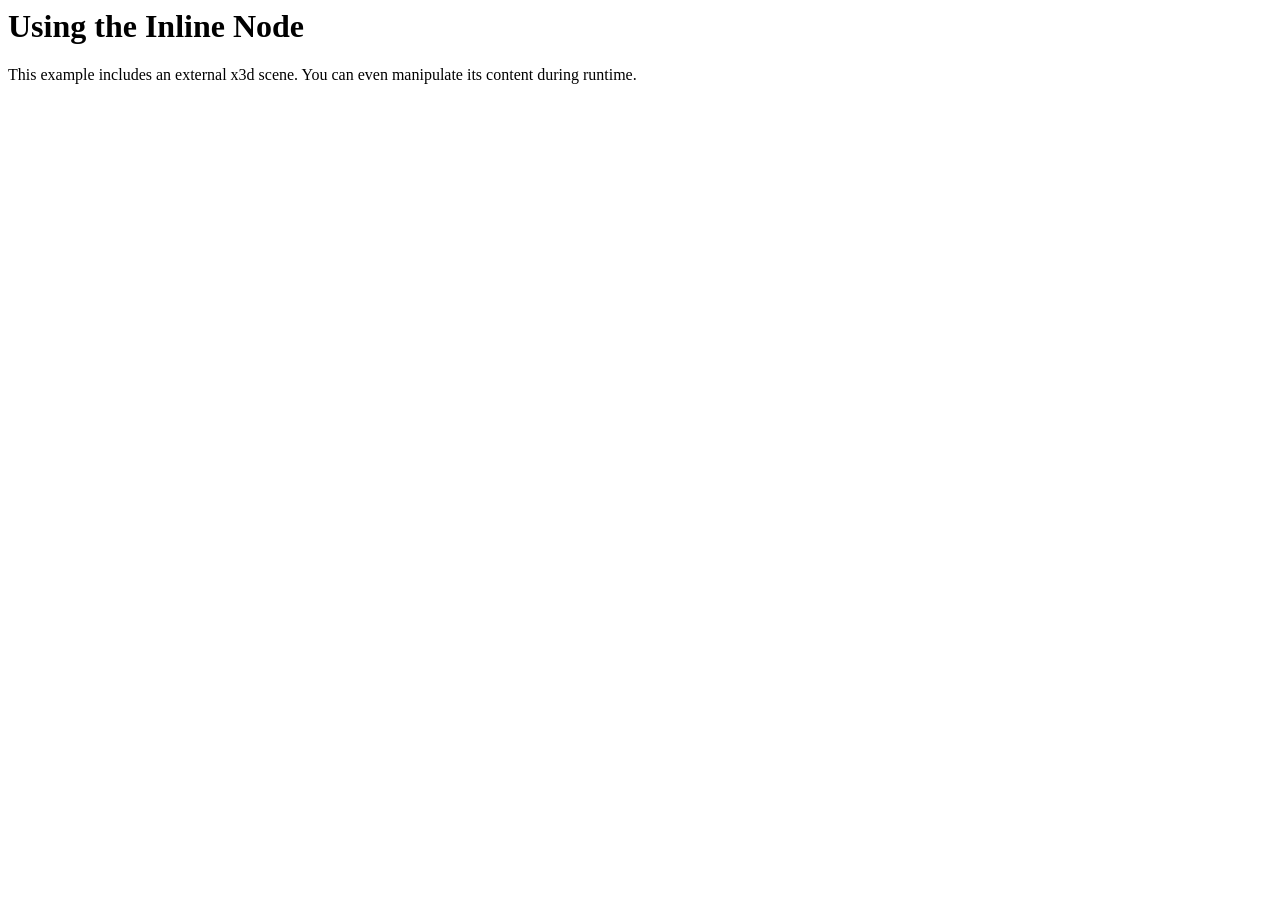
<file: src/main/resources/static/example.html>
<html>
<head>
    <meta http-equiv="X-UA-Compatible" content="IE=edge"/>
    <title>My first X3DOM page</title>
    <script src="assets/javascripts/jquery.min.js"></script>
    
    <script type='text/javascript' src='http://www.x3dom.org/download/x3dom.js'> </script>
    <link rel='stylesheet' type='text/css' href='http://www.x3dom.org/download/x3dom.css'/>
</head>
<body>
<h1>Using the Inline Node</h1>

<p>
    This example includes an external x3d scene. You can even manipulate its content during runtime.
</p>
<x3d width='1800px' height='1000px'>
    <scene>
            
            <Inline nameSpaceName="Deer" mapDEFToID="true"
                    url="Garra.x3d" />
    </scene>
</x3d>
<br>
<!--<div id="container"></div>
<script src="./three.min.js"></script>
<script>
    $(document).ready(function(){
      init();
    });

    /*function init(){
      container = document.getElementById('container');

      scene = new THREE.Scene();

      var material = new THREE.MeshFaceMaterial();
      camera = new THREE.PerspectiveCamera( 75, window.innerWidth / window.innerHeight, 1, 10000 );
      camera.position.z = 100;
      scene.add( camera );

      var loader = new THREE.JSONLoader();
      loader.load({model:'lego.js',  createScene});
      renderer = new THREE.WebGLRenderer();
      renderer.render(scene, camera)
      renderer.setSize( window.innerWidth, window.innerHeight );
      container.appendChild(renderer.domElement);

    }
    function createScene( geometry ) {
      console.log(geometry);
      geometry.materials[0].shading = THREE.FlatShading;
      //geometry.materials[0][0].morphTargets = true;

      var material = new THREE.MeshFaceMaterial();

      mesh = new THREE.Mesh( geometry, material );
      mesh.scale.set(50, 50, 50);

      scene.addObject( mesh );
    }

    function redNose()
    {
        if(document.getElementById('Deer__MA_Nose').getAttribute('diffuseColor')!= '1 0 0')
            document.getElementById('Deer__MA_Nose').setAttribute('diffuseColor', '1 0 0');
        else
            document.getElementById('Deer__MA_Nose').setAttribute('diffuseColor', '0 0 0');
    }*/

    var scene, camera, renderer;

    var WIDTH  = window.innerWidth;
    var HEIGHT = window.innerHeight;

    var SPEED = 0.01;

    function init() {
        scene = new THREE.Scene();

        initMesh();
        initCamera();
        initLights();
        initRenderer();

        document.body.appendChild(renderer.domElement);
    }

    function initCamera() {
        camera = new THREE.PerspectiveCamera(70, 500 / 400, 1, 10);
        camera.position.set(0, 3.5, 5);
        camera.lookAt(scene.position);
    }


    function initRenderer() {
        renderer = new THREE.WebGLRenderer({ antialias: true });
        renderer.setSize(WIDTH, HEIGHT);
    }

    function initLights() {
        var light = new THREE.AmbientLight(0xffffff);
        scene.add(light);
    }

    var mesh = null;
    function initMesh() {
        var loader = new THREE.JSONLoader();
        loader.load( "garra.js", function(geometry){
          var material = new THREE.MeshLambertMaterial({color: 0x55B663});
          mesh = new THREE.Mesh(geometry, material);
          scene.add(mesh);
        });
    }

    function rotateMesh() {
        if (!mesh) {
            return;
        }

        mesh.rotation.x -= SPEED * 2;
        mesh.rotation.y -= SPEED;
        mesh.rotation.z -= SPEED * 3;
    }

    function render() {
        requestAnimationFrame(render);
        rotateMesh();
        renderer.render(scene, camera);
    }

    init();
    render();   


/*
    var scene, camera, renderer;

    var WIDTH  = window.innerWidth;
    var HEIGHT = window.innerHeight;

    var SPEED = 0.01;

    function init() {
        scene = new THREE.Scene();

        //initCube();
        initMesh();
        initCamera();
        initRenderer();

        document.body.appendChild(renderer.domElement);
    }

    function initCamera() {
        camera = new THREE.PerspectiveCamera(70, WIDTH / HEIGHT, 1, 10);
        camera.position.set(0, 3.5, 5);
        camera.lookAt(scene.position);
    }

    function initRenderer() {
        renderer = new THREE.WebGLRenderer({ antialias: true });
        renderer.setSize(WIDTH, HEIGHT);
    }

    function initCube() {
        cube = new THREE.Mesh(new THREE.CubeGeometry(2, 2, 2), new THREE.MeshNormalMaterial());
        scene.add(cube);
    }

    var mesh = null;
    function initMesh() {
        var loader = new THREE.JSONLoader();
        loader.load( "lego.js", function(geometry){
          var material = new THREE.MeshLambertMaterial({color: 0x55B663});
          mesh = new THREE.Mesh(geometry, material);
          scene.add(mesh);
        });
    }

    function render() {
        requestAnimationFrame(render);
        rotateMesh();
        renderer.render(scene, camera);
    }

    init();
    render(); 
*/
</script>-->
</body>
</html>
</file>
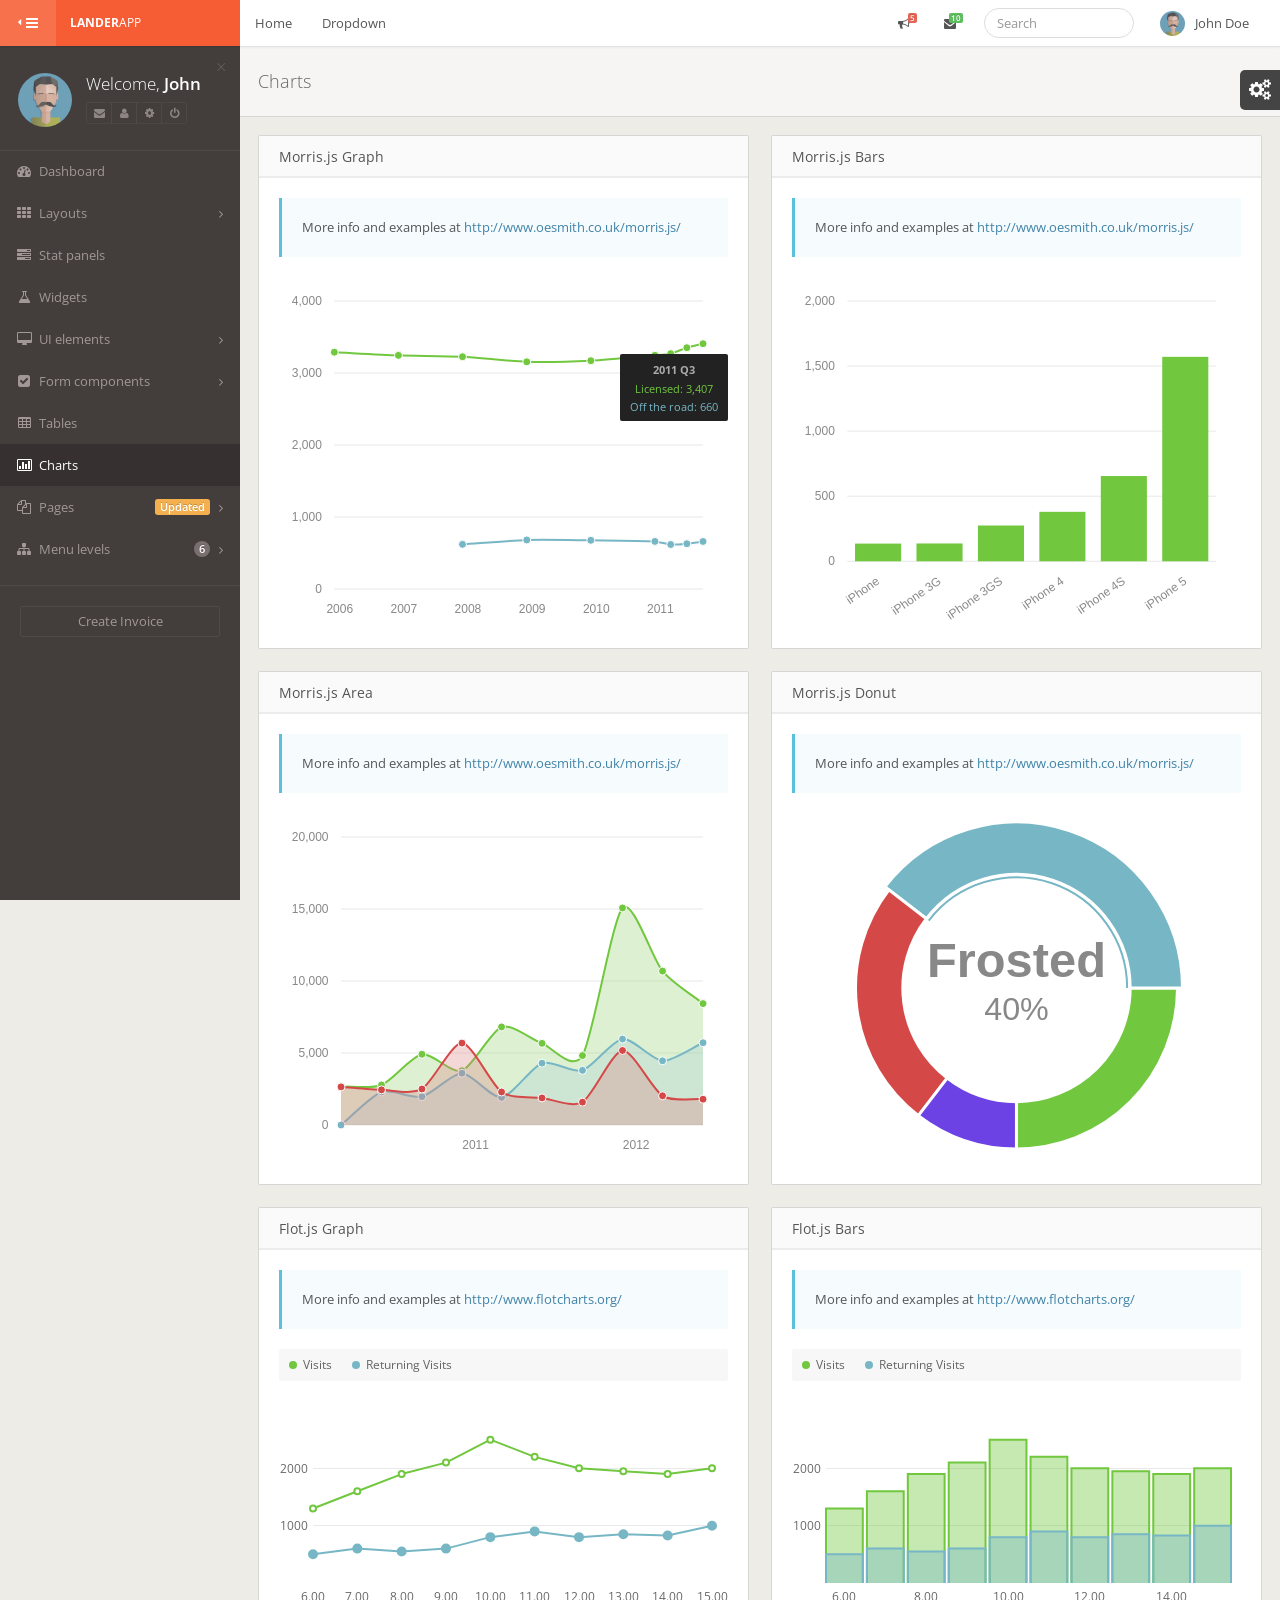
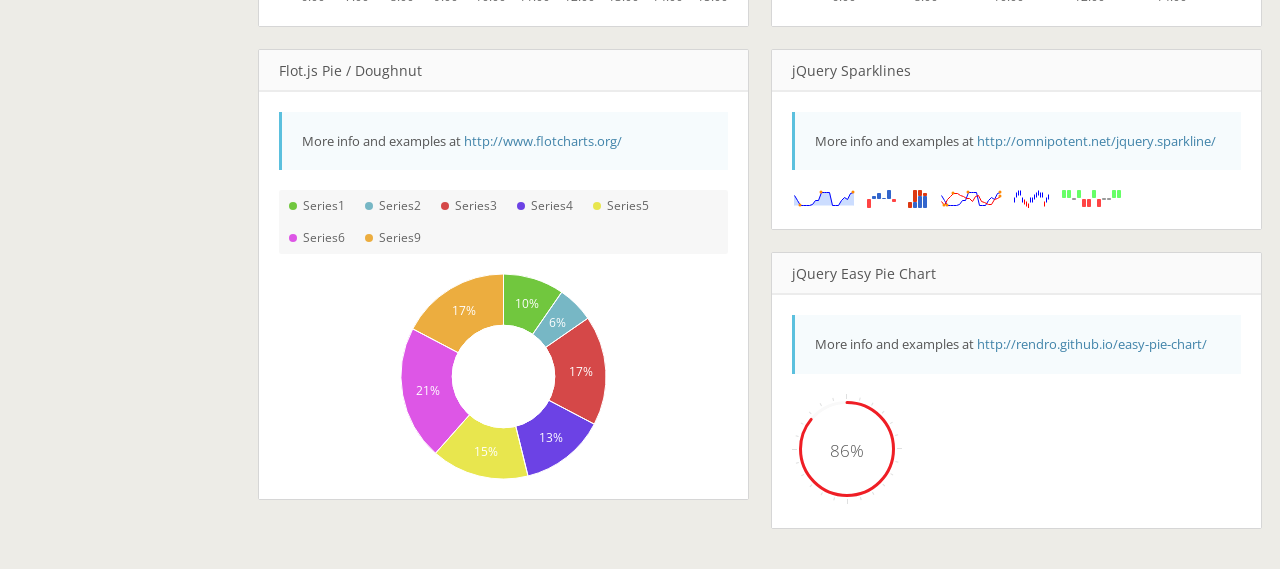
<file: src/main/resources/static/template/charts.html>
<!DOCTYPE html>
<!--

TABLE OF CONTENTS.

Use search to find needed section.

===========================================================

|  1. $BODY                    |  Body                    |
|  2. $MAIN_NAVIGATION         |  Main navigation         |
|  3. $NAVBAR_ICON_BUTTONS     |  Navbar Icon Buttons     |
|  4. $MAIN_MENU               |  Main menu               |
|  5. $MORRISJS_GRAPH          |  Morris.js Graph         |
|  6. $MORRISJS_AREA           |  Morris.js Area          |
|  7. $MORRISJS_BARS           |  Morris.js Bars          |
|  8. $MORRISJS_DONUT          |  Morris.js Donut         |
|  9. $FLOTJS_GRAPH            |  Flot.js Graph           |
|  10. $FLOTJS_PIE             |  Flot.js Pie / Doughnut  |
|  11. $FLOTJS_BARS            |  Flot.js Bars            |
|  12. $JQUERY_SPARKLINES      |  jQuery Sparklines       |
|  13. $JQUERY_EASY_PIE_CHART  |  jQuery Easy Pie Chart   |

===========================================================

-->


<!--[if IE 8]>         <html class="ie8"> <![endif]-->
<!--[if IE 9]>         <html class="ie9 gt-ie8"> <![endif]-->
<!--[if gt IE 9]><!--> <html class="gt-ie8 gt-ie9 not-ie"> <!--<![endif]-->

<head>
	<meta charset="utf-8">
	<meta http-equiv="X-UA-Compatible" content="IE=edge,chrome=1">
	<title>Charts - LanderApp</title>
	<meta name="viewport" content="width=device-width, initial-scale=1.0, user-scalable=no, minimum-scale=1.0, maximum-scale=1.0">

	<!-- Open Sans font from Google CDN -->
	<link href="http://fonts.googleapis.com/css?family=Open+Sans:300italic,400italic,600italic,700italic,400,600,700,300&amp;subset=latin" rel="stylesheet" type="text/css">

	<!-- LanderApp's stylesheets -->
	<link href="assets/stylesheets/bootstrap.min.css" rel="stylesheet" type="text/css">
	<link href="assets/stylesheets/landerapp.min.css" rel="stylesheet" type="text/css">
	<link href="assets/stylesheets/widgets.min.css" rel="stylesheet" type="text/css">
	<link href="assets/stylesheets/rtl.min.css" rel="stylesheet" type="text/css">
	<link href="assets/stylesheets/themes.min.css" rel="stylesheet" type="text/css">

	<!--[if lt IE 9]>
		<script src="assets/javascripts/ie.min.js"></script>
	<![endif]-->

</head>


<!-- 1. $BODY ======================================================================================
	
	Body

	Classes:
	* 'theme-{THEME NAME}'
	* 'right-to-left'      - Sets text direction to right-to-left
	* 'main-menu-right'    - Places the main menu on the right side
	* 'no-main-menu'       - Hides the main menu
	* 'main-navbar-fixed'  - Fixes the main navigation
	* 'main-menu-fixed'    - Fixes the main menu
	* 'main-menu-animated' - Animate main menu
-->
<body class="theme-default main-menu-animated">

<script>var init = [];</script>
<!-- Demo script --> <script src="assets/demo/demo.js"></script> <!-- / Demo script -->

<div id="main-wrapper">


<!-- 2. $MAIN_NAVIGATION ===========================================================================

	Main navigation
-->
	<div id="main-navbar" class="navbar navbar-inverse" role="navigation">
		<!-- Main menu toggle -->
		<button type="button" id="main-menu-toggle"><i class="navbar-icon fa fa-bars icon"></i><span class="hide-menu-text">HIDE MENU</span></button>
		
		<div class="navbar-inner">
			<!-- Main navbar header -->
			<div class="navbar-header">

				<!-- Logo -->
				<a href="index.html" class="navbar-brand">
					<strong>Lander</strong>App
				</a>

				<!-- Main navbar toggle -->
				<button type="button" class="navbar-toggle collapsed" data-toggle="collapse" data-target="#main-navbar-collapse"><i class="navbar-icon fa fa-bars"></i></button>

			</div> <!-- / .navbar-header -->

			<div id="main-navbar-collapse" class="collapse navbar-collapse main-navbar-collapse">
				<div>
					<ul class="nav navbar-nav">
						<li>
							<a href="#">Home</a>
						</li>
						<li class="dropdown">
							<a href="#" class="dropdown-toggle" data-toggle="dropdown">Dropdown</a>
							<ul class="dropdown-menu">
								<li><a href="#">First item</a></li>
								<li><a href="#">Second item</a></li>
								<li class="divider"></li>
								<li><a href="#">Third item</a></li>
							</ul>
						</li>
					</ul> <!-- / .navbar-nav -->

					<div class="right clearfix">
						<ul class="nav navbar-nav pull-right right-navbar-nav">

<!-- 3. $NAVBAR_ICON_BUTTONS =======================================================================

							Navbar Icon Buttons

							NOTE: .nav-icon-btn triggers a dropdown menu on desktop screens only. On small screens .nav-icon-btn acts like a hyperlink.

							Classes:
							* 'nav-icon-btn-info'
							* 'nav-icon-btn-success'
							* 'nav-icon-btn-warning'
							* 'nav-icon-btn-danger' 
-->
							<li class="nav-icon-btn nav-icon-btn-danger dropdown">
								<a href="#notifications" class="dropdown-toggle" data-toggle="dropdown">
									<span class="label">5</span>
									<i class="nav-icon fa fa-bullhorn"></i>
									<span class="small-screen-text">Notifications</span>
								</a>

								<!-- NOTIFICATIONS -->
								
								<!-- Javascript -->
								<script>
									init.push(function () {
										$('#main-navbar-notifications').slimScroll({ height: 250 });
									});
								</script>
								<!-- / Javascript -->

								<div class="dropdown-menu widget-notifications no-padding" style="width: 300px">
									<div class="notifications-list" id="main-navbar-notifications">

										<div class="notification">
											<div class="notification-title text-danger">SYSTEM</div>
											<div class="notification-description"><strong>Error 500</strong>: Syntax error in index.php at line <strong>461</strong>.</div>
											<div class="notification-ago">12h ago</div>
											<div class="notification-icon fa fa-hdd-o bg-danger"></div>
										</div> <!-- / .notification -->

										<div class="notification">
											<div class="notification-title text-info">STORE</div>
											<div class="notification-description">You have <strong>9</strong> new orders.</div>
											<div class="notification-ago">12h ago</div>
											<div class="notification-icon fa fa-truck bg-info"></div>
										</div> <!-- / .notification -->

										<div class="notification">
											<div class="notification-title text-default">CRON DAEMON</div>
											<div class="notification-description">Job <strong>"Clean DB"</strong> has been completed.</div>
											<div class="notification-ago">12h ago</div>
											<div class="notification-icon fa fa-clock-o bg-default"></div>
										</div> <!-- / .notification -->

										<div class="notification">
											<div class="notification-title text-success">SYSTEM</div>
											<div class="notification-description">Server <strong>up</strong>.</div>
											<div class="notification-ago">12h ago</div>
											<div class="notification-icon fa fa-hdd-o bg-success"></div>
										</div> <!-- / .notification -->

										<div class="notification">
											<div class="notification-title text-warning">SYSTEM</div>
											<div class="notification-description"><strong>Warning</strong>: Processor load <strong>92%</strong>.</div>
											<div class="notification-ago">12h ago</div>
											<div class="notification-icon fa fa-hdd-o bg-warning"></div>
										</div> <!-- / .notification -->

									</div> <!-- / .notifications-list -->
									<a href="#" class="notifications-link">MORE NOTIFICATIONS</a>
								</div> <!-- / .dropdown-menu -->
							</li>
							<li class="nav-icon-btn nav-icon-btn-success dropdown">
								<a href="#messages" class="dropdown-toggle" data-toggle="dropdown">
									<span class="label">10</span>
									<i class="nav-icon fa fa-envelope"></i>
									<span class="small-screen-text">Income messages</span>
								</a>

								<!-- MESSAGES -->
								
								<!-- Javascript -->
								<script>
									init.push(function () {
										$('#main-navbar-messages').slimScroll({ height: 250 });
									});
								</script>
								<!-- / Javascript -->

								<div class="dropdown-menu widget-messages-alt no-padding" style="width: 300px;">
									<div class="messages-list" id="main-navbar-messages">

										<div class="message">
											<img src="assets/demo/avatars/2.jpg" alt="" class="message-avatar">
											<a href="#" class="message-subject">Lorem ipsum dolor sit amet, consectetur adipisicing elit.</a>
											<div class="message-description">
												from <a href="#">Robert Jang</a>
												&nbsp;&nbsp;·&nbsp;&nbsp;
												2h ago
											</div>
										</div> <!-- / .message -->

										<div class="message">
											<img src="assets/demo/avatars/3.jpg" alt="" class="message-avatar">
											<a href="#" class="message-subject">Lorem ipsum dolor sit amet, consectetur adipisicing elit, sed do eiusmod tempor incididunt ut labore et dolore magna aliqua.</a>
											<div class="message-description">
												from <a href="#">Michelle Bortz</a>
												&nbsp;&nbsp;·&nbsp;&nbsp;
												2h ago
											</div>
										</div> <!-- / .message -->

										<div class="message">
											<img src="assets/demo/avatars/4.jpg" alt="" class="message-avatar">
											<a href="#" class="message-subject">Lorem ipsum dolor sit amet.</a>
											<div class="message-description">
												from <a href="#">Timothy Owens</a>
												&nbsp;&nbsp;·&nbsp;&nbsp;
												2h ago
											</div>
										</div> <!-- / .message -->

										<div class="message">
											<img src="assets/demo/avatars/5.jpg" alt="" class="message-avatar">
											<a href="#" class="message-subject">Lorem ipsum dolor sit amet, consectetur adipisicing elit, sed do eiusmod tempor incididunt ut labore et dolore magna aliqua.</a>
											<div class="message-description">
												from <a href="#">Denise Steiner</a>
												&nbsp;&nbsp;·&nbsp;&nbsp;
												2h ago
											</div>
										</div> <!-- / .message -->

										<div class="message">
											<img src="assets/demo/avatars/2.jpg" alt="" class="message-avatar">
											<a href="#" class="message-subject">Lorem ipsum dolor sit amet.</a>
											<div class="message-description">
												from <a href="#">Robert Jang</a>
												&nbsp;&nbsp;·&nbsp;&nbsp;
												2h ago
											</div>
										</div> <!-- / .message -->

										<div class="message">
											<img src="assets/demo/avatars/2.jpg" alt="" class="message-avatar">
											<a href="#" class="message-subject">Lorem ipsum dolor sit amet, consectetur adipisicing elit.</a>
											<div class="message-description">
												from <a href="#">Robert Jang</a>
												&nbsp;&nbsp;·&nbsp;&nbsp;
												2h ago
											</div>
										</div> <!-- / .message -->

										<div class="message">
											<img src="assets/demo/avatars/3.jpg" alt="" class="message-avatar">
											<a href="#" class="message-subject">Lorem ipsum dolor sit amet, consectetur adipisicing elit, sed do eiusmod tempor incididunt ut labore et dolore magna aliqua.</a>
											<div class="message-description">
												from <a href="#">Michelle Bortz</a>
												&nbsp;&nbsp;·&nbsp;&nbsp;
												2h ago
											</div>
										</div> <!-- / .message -->

										<div class="message">
											<img src="assets/demo/avatars/4.jpg" alt="" class="message-avatar">
											<a href="#" class="message-subject">Lorem ipsum dolor sit amet.</a>
											<div class="message-description">
												from <a href="#">Timothy Owens</a>
												&nbsp;&nbsp;·&nbsp;&nbsp;
												2h ago
											</div>
										</div> <!-- / .message -->

										<div class="message">
											<img src="assets/demo/avatars/5.jpg" alt="" class="message-avatar">
											<a href="#" class="message-subject">Lorem ipsum dolor sit amet, consectetur adipisicing elit, sed do eiusmod tempor incididunt ut labore et dolore magna aliqua.</a>
											<div class="message-description">
												from <a href="#">Denise Steiner</a>
												&nbsp;&nbsp;·&nbsp;&nbsp;
												2h ago
											</div>
										</div> <!-- / .message -->

										<div class="message">
											<img src="assets/demo/avatars/2.jpg" alt="" class="message-avatar">
											<a href="#" class="message-subject">Lorem ipsum dolor sit amet.</a>
											<div class="message-description">
												from <a href="#">Robert Jang</a>
												&nbsp;&nbsp;·&nbsp;&nbsp;
												2h ago
											</div>
										</div> <!-- / .message -->

									</div> <!-- / .messages-list -->
									<a href="#" class="messages-link">MORE MESSAGES</a>
								</div> <!-- / .dropdown-menu -->
							</li>
<!-- /3. $END_NAVBAR_ICON_BUTTONS -->

							<li>
								<form class="navbar-form pull-left">
									<input type="text" class="form-control" placeholder="Search">
								</form>
							</li>

							<li class="dropdown">
								<a href="#" class="dropdown-toggle user-menu" data-toggle="dropdown">
									<img src="assets/demo/avatars/1.jpg">
									<span>John Doe</span>
								</a>
								<ul class="dropdown-menu">
									<li><a href="#">Profile <span class="label label-warning pull-right">new</span></a></li>
									<li><a href="#">Account <span class="badge badge-primary pull-right">new</span></a></li>
									<li><a href="#"><i class="dropdown-icon fa fa-cog"></i>&nbsp;&nbsp;Settings</a></li>
									<li class="divider"></li>
									<li><a href="pages-signin.html"><i class="dropdown-icon fa fa-power-off"></i>&nbsp;&nbsp;Log Out</a></li>
								</ul>
							</li>
						</ul> <!-- / .navbar-nav -->
					</div> <!-- / .right -->
				</div>
			</div> <!-- / #main-navbar-collapse -->
		</div> <!-- / .navbar-inner -->
	</div> <!-- / #main-navbar -->
<!-- /2. $END_MAIN_NAVIGATION -->


<!-- 4. $MAIN_MENU =================================================================================

		Main menu
		
		Notes:
		* to make the menu item active, add a class 'active' to the <li>
		  example: <li class="active">...</li>
		* multilevel submenu example:
			<li class="mm-dropdown">
			  <a href="#"><span class="mm-text">Submenu item text 1</span></a>
			  <ul>
				<li>...</li>
				<li class="mm-dropdown">
				  <a href="#"><span class="mm-text">Submenu item text 2</span></a>
				  <ul>
					<li>...</li>
					...
				  </ul>
				</li>
				...
			  </ul>
			</li>
-->
	<div id="main-menu" role="navigation">
		<div id="main-menu-inner">
			<div class="menu-content top" id="menu-content-demo">
				<!-- Menu custom content demo
					 Javascript: html/assets/demo/demo.js
				 -->
				<div>
					<div class="text-bg"><span class="text-slim">Welcome,</span> <span class="text-semibold">John</span></div>

					<img src="assets/demo/avatars/1.jpg" alt="" class="">
					<div class="btn-group">
						<a href="#" class="btn btn-xs btn-primary btn-outline dark"><i class="fa fa-envelope"></i></a>
						<a href="#" class="btn btn-xs btn-primary btn-outline dark"><i class="fa fa-user"></i></a>
						<a href="#" class="btn btn-xs btn-primary btn-outline dark"><i class="fa fa-cog"></i></a>
						<a href="#" class="btn btn-xs btn-danger btn-outline dark"><i class="fa fa-power-off"></i></a>
					</div>
					<a href="#" class="close">&times;</a>
				</div>
			</div>
			<ul class="navigation">
				<li>
					<a href="index.html"><i class="menu-icon fa fa-dashboard"></i><span class="mm-text">Dashboard</span></a>
				</li>
				<li class="mm-dropdown">
					<a href="#"><i class="menu-icon fa fa-th"></i><span class="mm-text">Layouts</span></a>
					<ul>
						<li>
							<a tabindex="-1" href="layouts-grid.html"><span class="mm-text">Grid</span></a>
						</li>
						<li>
							<a tabindex="-1" href="layouts-main-menu.html"><i class="menu-icon fa fa-th-list"></i><span class="mm-text">Main menu</span></a>
						</li>
					</ul>
				</li>
				<li>
					<a href="stat-panels.html"><i class="menu-icon fa fa-tasks"></i><span class="mm-text">Stat panels</span></a>
				</li>
				<li>
					<a href="widgets.html"><i class="menu-icon fa fa-flask"></i><span class="mm-text">Widgets</span></a>
				</li>
				<li class="mm-dropdown">
					<a href="#"><i class="menu-icon fa fa-desktop"></i><span class="mm-text">UI elements</span></a>
					<ul>
						<li>
							<a tabindex="-1" href="ui-buttons.html"><span class="mm-text">Buttons</span></a>
						</li>
						<li>
							<a tabindex="-1" href="ui-typography.html"><span class="mm-text">Typography</span></a>
						</li>
						<li>
							<a tabindex="-1" href="ui-tabs.html"><span class="mm-text">Tabs &amp; Accordions</span></a>
						</li>
						<li>
							<a tabindex="-1" href="ui-modals.html"><span class="mm-text">Modals</span></a>
						</li>
						<li>
							<a tabindex="-1" href="ui-alerts.html"><span class="mm-text">Alerts &amp; Tooltips</span></a>
						</li>
						<li>
							<a tabindex="-1" href="ui-components.html"><span class="mm-text">Components</span></a>
						</li>
						<li>
							<a tabindex="-1" href="ui-panels.html"><span class="mm-text">Panels</span></a>
						</li>
						<li>
							<a tabindex="-1" href="ui-jqueryui.html"><span class="mm-text">jQuery UI</span></a>
						</li>
						<li>
							<a tabindex="-1" href="ui-icons.html"><span class="mm-text">Icons</span></a>
						</li>
						<li>
							<a tabindex="-1" href="ui-utility-classes.html"><span class="mm-text">Utility classes</span></a>
						</li>
					</ul>
				</li>
				<li class="mm-dropdown">
					<a href="#"><i class="menu-icon fa fa-check-square"></i><span class="mm-text">Form components</span></a>
					<ul>
						<li>
							<a tabindex="-1" href="forms-layouts.html"><span class="mm-text">Layouts</span></a>
						</li>
						<li>
							<a tabindex="-1" href="forms-general.html"><span class="mm-text">General</span></a>
						</li>
						<li>
							<a tabindex="-1" href="forms-advanced.html"><span class="mm-text">Advanced</span></a>
						</li>
						<li>
							<a tabindex="-1" href="forms-pickers.html"><span class="mm-text">Pickers</span></a>
						</li>
						<li>
							<a tabindex="-1" href="forms-validation.html"><span class="mm-text">Validation</span></a>
						</li>
						<li>
							<a tabindex="-1" href="forms-editors.html"><span class="mm-text">Editors</span></a>
						</li>
					</ul>
				</li>
				<li>
					<a href="tables.html"><i class="menu-icon fa fa-table"></i><span class="mm-text">Tables</span></a>
				</li>
				<li class="active">
					<a href="charts.html"><i class="menu-icon fa fa-bar-chart-o"></i><span class="mm-text">Charts</span></a>
				</li>
				<li class="mm-dropdown">
					<a href="#"><i class="menu-icon fa fa-files-o"></i><span class="mm-text">Pages</span><span class="label label-warning">Updated</span></a>
					<ul>
						<li>
							<a tabindex="-1" href="pages-search.html"><span class="mm-text">Search results</span></a>
						</li>
						<li>
							<a tabindex="-1" href="pages-pricing.html"><span class="mm-text">Plans &amp; pricing</span></a>
						</li>
						<li>
							<a tabindex="-1" href="pages-faq.html"><span class="mm-text">FAQ</span><span class="label label-success">New</span></a>
						</li>
						<li>
							<a tabindex="-1" href="pages-profile.html"><span class="mm-text">Profile</span><span class="label label-success">New</span></a>
						</li>
						<li>
							<a tabindex="-1" href="pages-timeline.html"><span class="mm-text">Timeline</span><span class="label label-success">New</span></a>
						</li>
						<li>
							<a tabindex="-1" href="pages-signin.html"><span class="mm-text">Sign In</span></a>
						</li>
						<li>
							<a tabindex="-1" href="pages-signup.html"><span class="mm-text">Sign Up</span><span class="label label-success">New</span></a>
						</li>
						<li>
							<a tabindex="-1" href="pages-signin-alt.html"><span class="mm-text">Sign In Alt</span><span class="label label-success">New</span></a>
						</li>
						<li>
							<a tabindex="-1" href="pages-signup-alt.html"><span class="mm-text">Sign Up Alt</span><span class="label label-success">New</span></a>
						</li>
						<li>
							<a tabindex="-1" href="pages-invoice.html"><span class="mm-text">Invoice</span></a>
						</li>
						<li>
							<a tabindex="-1" href="pages-404.html"><span class="mm-text">Error 404</span></a>
						</li>
						<li>
							<a tabindex="-1" href="pages-500.html"><span class="mm-text">Error 500</span></a>
						</li>
						<li class="mm-dropdown">
							<a href="#"><i class="menu-icon fa fa-envelope"></i><span class="mm-text">Messages</span><span class="label label-success">New</span></a>
							<ul>
								<li>
									<a tabindex="-1" href="pages-inbox.html"><span class="mm-text">Inbox</span></a>
								</li>
								<li>
									<a tabindex="-1" href="pages-show-email.html"><span class="mm-text">Show message</span></a>
								</li>
								<li>
									<a tabindex="-1" href="pages-new-email.html"><span class="mm-text">New message</span></a>
								</li>
							</ul>
						</li>
						<li>
							<a tabindex="-1" href="pages-blank.html"><span class="mm-text">Blank page</span></a>
						</li>
					</ul>
				</li>
				<li class="mm-dropdown">
					<a href="#"><i class="menu-icon fa fa-sitemap"></i><span class="mm-text">Menu levels</span><span class="badge badge-primary">6</span></a>
					<ul>
						<li>
							<a tabindex="-1" href="#"><span class="mm-text">Menu level 1.1</span><span class="badge badge-danger">12</span><span class="label label-info">21</span></a>
						</li>
						<li>
							<a tabindex="-1" href="#"><span class="mm-text">Menu level 1.2</span></a>
						</li>
						<li class="mm-dropdown">
							<a tabindex="-1" href="#"><span class="mm-text">Menu level 1.3</span><span class="label label-warning">5</span></a>
							<ul>
								<li>
									<a tabindex="-1" href="#"><span class="mm-text">Menu level 2.1</span></a>
								</li>
								<li class="mm-dropdown">
									<a tabindex="-1" href="#"><span class="mm-text">Menu level 2.2</span></a>
									<ul>
										<li class="mm-dropdown">
											<a tabindex="-1" href="#"><span class="mm-text">Menu level 3.1</span></a>
											<ul>
												<li>
													<a tabindex="-1" href="#"><span class="mm-text">Menu level 4.1</span></a>
												</li>
											</ul>
										</li>
										<li>
											<a tabindex="-1" href="#"><span class="mm-text">Menu level 3.2</span></a>
										</li>
									</ul>
								</li>
								<li>
									<a tabindex="-1" href="#"><span class="mm-text">Menu level 2.2</span></a>
								</li>
							</ul>
						</li>
					</ul>
				</li>
			</ul> <!-- / .navigation -->
			<div class="menu-content">
				<a href="pages-invoice.html" class="btn btn-primary btn-block btn-outline dark">Create Invoice</a>
			</div>
		</div> <!-- / #main-menu-inner -->
	</div> <!-- / #main-menu -->
<!-- /4. $MAIN_MENU -->

	<div id="content-wrapper">

		<div class="page-header">
			<h1>Charts</h1>
		</div> <!-- / .page-header -->

		<div class="row">
			<div class="col-md-6">

<!-- 5. $MORRISJS_GRAPH ============================================================================

				Morris.js Graph
-->
				<!-- Javascript -->
				<script>
					init.push(function () {
						var tax_data = [
							{"period": "2011 Q3", "licensed": 3407, "sorned": 660},
							{"period": "2011 Q2", "licensed": 3351, "sorned": 629},
							{"period": "2011 Q1", "licensed": 3269, "sorned": 618},
							{"period": "2010 Q4", "licensed": 3246, "sorned": 661},
							{"period": "2009 Q4", "licensed": 3171, "sorned": 676},
							{"period": "2008 Q4", "licensed": 3155, "sorned": 681},
							{"period": "2007 Q4", "licensed": 3226, "sorned": 620},
							{"period": "2006 Q4", "licensed": 3245, "sorned": null},
							{"period": "2005 Q4", "licensed": 3289, "sorned": null}
						];
						Morris.Line({
							element: 'hero-graph',
							data: tax_data,
							xkey: 'period',
							ykeys: ['licensed', 'sorned'],
							labels: ['Licensed', 'Off the road'],
							lineColors: LanderApp.settings.consts.COLORS,
							lineWidth: 2,
							pointSize: 4,
							gridLineColor: '#cfcfcf',
							resize: true
						});
					});
				</script>
				<!-- / Javascript -->

				<div class="panel">
					<div class="panel-heading">
						<span class="panel-title">Morris.js Graph</span>
					</div>
					<div class="panel-body">
						<div class="note note-info">More info and examples at <a href="http://www.oesmith.co.uk/morris.js/" target="_blank">http://www.oesmith.co.uk/morris.js/</a></div>

						<div class="graph-container">
							<div id="hero-graph" class="graph"></div>
						</div>
					</div>
				</div>
<!-- /5. $MORRISJS_GRAPH -->

<!-- 6. $MORRISJS_AREA =============================================================================

				Morris.js Area
-->
				<!-- Javascript -->
				<script>
					init.push(function () {
						Morris.Area({
							element: 'hero-area',
							data: [
								{ period: '2010 Q1', iphone: 2666, ipad: null, itouch: 2647 },
								{ period: '2010 Q2', iphone: 2778, ipad: 2294, itouch: 2441 },
								{ period: '2010 Q3', iphone: 4912, ipad: 1969, itouch: 2501 },
								{ period: '2010 Q4', iphone: 3767, ipad: 3597, itouch: 5689 },
								{ period: '2011 Q1', iphone: 6810, ipad: 1914, itouch: 2293 },
								{ period: '2011 Q2', iphone: 5670, ipad: 4293, itouch: 1881 },
								{ period: '2011 Q3', iphone: 4820, ipad: 3795, itouch: 1588 },
								{ period: '2011 Q4', iphone: 15073, ipad: 5967, itouch: 5175 },
								{ period: '2012 Q1', iphone: 10687, ipad: 4460, itouch: 2028 },
								{ period: '2012 Q2', iphone: 8432, ipad: 5713, itouch: 1791 }
							],
							xkey: 'period',
							ykeys: ['iphone', 'ipad', 'itouch'],
							labels: ['iPhone', 'iPad', 'iPod Touch'],
							hideHover: 'auto',
							lineColors: LanderApp.settings.consts.COLORS,
							fillOpacity: 0.3,
							behaveLikeLine: true,
							lineWidth: 2,
							pointSize: 4,
							gridLineColor: '#cfcfcf',
							resize: true
						});
					});
				</script>
				<!-- / Javascript -->

				<div class="panel">
					<div class="panel-heading">
						<span class="panel-title">Morris.js Area</span>
					</div>
					<div class="panel-body">
						<div class="note note-info">More info and examples at <a href="http://www.oesmith.co.uk/morris.js/" target="_blank">http://www.oesmith.co.uk/morris.js/</a></div>

						<div class="graph-container">
							<div id="hero-area" class="graph"></div>
						</div>
					</div>
				</div>
<!-- /6. $MORRISJS_AREA -->

			</div>
			<div class="col-md-6">

<!-- 7. $MORRISJS_BARS =============================================================================

				Morris.js Bars
-->
				<!-- Javascript -->
				<script>
					init.push(function () {
						Morris.Bar({
							element: 'hero-bar',
							data: [
								{ device: 'iPhone', geekbench: 136 },
								{ device: 'iPhone 3G', geekbench: 137 },
								{ device: 'iPhone 3GS', geekbench: 275 },
								{ device: 'iPhone 4', geekbench: 380 },
								{ device: 'iPhone 4S', geekbench: 655 },
								{ device: 'iPhone 5', geekbench: 1571 }
							],
							xkey: 'device',
							ykeys: ['geekbench'],
							labels: ['Geekbench'],
							barRatio: 0.4,
							xLabelAngle: 35,
							hideHover: 'auto',
							barColors: LanderApp.settings.consts.COLORS,
							gridLineColor: '#cfcfcf',
							resize: true
						});
					});
				</script>
				<!-- / Javascript -->
				
				<div class="panel">
					<div class="panel-heading">
						<span class="panel-title">Morris.js Bars</span>
					</div>
					<div class="panel-body">
						<div class="note note-info">More info and examples at <a href="http://www.oesmith.co.uk/morris.js/" target="_blank">http://www.oesmith.co.uk/morris.js/</a></div>

						<div class="graph-container">
							<div id="hero-bar" class="graph"></div>
						</div>
					</div>
				</div>
<!-- /7. $MORRISJS_BARS -->

<!-- 8. $MORRISJS_DONUT ============================================================================

				Morris.js Donut
-->
				<!-- Javascript -->
				<script>
					init.push(function () {
						Morris.Donut({
							element: 'hero-donut',
							data: [
								{ label: 'Jam', value: 25 },
								{ label: 'Frosted', value: 40 },
								{ label: 'Custard', value: 25 },
								{ label: 'Sugar', value: 10 }
							],
							colors: LanderApp.settings.consts.COLORS,
							resize: true,
							labelColor: '#888',
							formatter: function (y) { return y + "%" }
						});
					});
				</script>
				<!-- / Javascript -->

				<div class="panel">
					<div class="panel-heading">
						<span class="panel-title">Morris.js Donut</span>
					</div>
					<div class="panel-body">
						<div class="note note-info">More info and examples at <a href="http://www.oesmith.co.uk/morris.js/" target="_blank">http://www.oesmith.co.uk/morris.js/</a></div>

						<div class="graph-container">
							<div id="hero-donut" class="graph"></div>
						</div>
					</div>
				</div>
<!-- /8. $MORRISJS_DONUT -->

			</div>
		</div>

		<div class="row">
			<div class="col-md-6">

<!-- 9. $FLOTJS_GRAPH ==============================================================================

				Flot.js Graph
-->
				<!-- Javascript -->
				<script>
					init.push(function () {
						// Visits Chart Data
						var visitsChartData = [{
							label: 'Visits',
							data: [
								[6, 1300], [7, 1600], [8, 1900], [9, 2100], [10, 2500], [11, 2200], [12, 2000], [13, 1950], [14, 1900], [15, 2000]
							]
						}, {
							label: 'Returning Visits',
							data: [
								[6, 500], [7, 600], [8, 550], [9, 600], [10, 800], [11, 900], [12, 800], [13, 850], [14, 830], [15, 1000]
							],
							filledPoints: true // Fill points
						}];

						// Init Chart
						$('#jq-flot-graph').pixelPlot(visitsChartData, {
							series: {
								points: {
									show: true
								},
								lines: {
									show: true
								}
							},
							xaxis: {
								tickDecimals: 2
							},
							yaxis: {
								tickSize: 1000
							}
						}, {
							height: 205,
							tooltipText: "y + ' visitors at ' + x + ':00'"
						});
					});
				</script>
				<!-- / Javascript -->

				<div class="panel">
					<div class="panel-heading">
						<span class="panel-title">Flot.js Graph</span>
					</div>
					<div class="panel-body">
						<div class="note note-info">More info and examples at <a href="http://www.flotcharts.org/" target="_blank">http://www.flotcharts.org/</a></div>

						<div class="graph-container">
							<div id="jq-flot-graph"></div>
						</div>
					</div>
				</div>
<!-- /9. $FLOTJS_GRAPH -->

<!-- 10. $FLOTJS_PIE ===============================================================================

				Flot.js Pie / Doughnut
-->
				<!-- Javascript -->
				<script>
					init.push(function () {
						// Doughnut Chart Data
						var doughnutChartData = [{
							label: "Series1", data: 50
						}, {
							label: "Series2", data: 30
						}, {
							label: "Series3", data: 90
						}, {
							label: "Series4", data: 70
						}, {
							label: "Series5", data: 80
						}, {
							label: "Series6", data: 110
						}, {
							label: "Series9", data: 90
						}];

						// Init Chart
						$('#jq-flot-pie').pixelPlot(doughnutChartData, {
							series: {
								pie: {
									show: true,
									radius: 1,
									innerRadius: 0.5,
									label: {
										show: true,
										radius: 3 / 4,
										formatter: function (label, series) {
											return '<div style="font-size:14px;text-align:center;padding:2px;color:white;">' + Math.round(series.percent) + '%</div>';
										},
										background: { opacity: 0 }
									}
								}
							}
						}, {
							height: 205
						});
					});
				</script>
				<!-- / Javascript -->

				<div class="panel">
					<div class="panel-heading">
						<span class="panel-title">Flot.js Pie / Doughnut</span>
					</div>
					<div class="panel-body">
						<div class="note note-info">More info and examples at <a href="http://www.flotcharts.org/" target="_blank">http://www.flotcharts.org/</a></div>

						<div class="graph-container">
							<div id="jq-flot-pie"></div>
						</div>
					</div>
				</div>
<!-- /10. $FLOTJS_PIE -->


			</div>
			<div class="col-md-6">

<!-- 11. $FLOTJS_BARS ==============================================================================

				Flot.js Bars
-->
				<!-- Javascript -->
				<script>
					init.push(function () {
						// Visits Chart Data
						var visitsChartData = [{
							label: 'Visits',
							data: [
								[6, 1300], [7, 1600], [8, 1900], [9, 2100], [10, 2500], [11, 2200], [12, 2000], [13, 1950], [14, 1900], [15, 2000]
							]
						}, {
							label: 'Returning Visits',
							data: [
								[6, 500], [7, 600], [8, 550], [9, 600], [10, 800], [11, 900], [12, 800], [13, 850], [14, 830], [15, 1000]
							],
							filledPoints: true // Fill points
						}];

						// Init Chart
						$('#jq-flot-bars').pixelPlot(visitsChartData, {
							series: {
								bars: {
									show: true,
									barWidth: .9,
									align: 'center'
								}
							},
							xaxis: { tickDecimals: 2 },
							yaxis: { tickSize: 1000 }
						}, {
							height: 205,
							tooltipText: "y + ' visitors at ' + x + '.00h'"
						});
					});
				</script>
				<!-- / Javascript -->

				<div class="panel">
					<div class="panel-heading">
						<span class="panel-title">Flot.js Bars</span>
					</div>
					<div class="panel-body">
						<div class="note note-info">More info and examples at <a href="http://www.flotcharts.org/" target="_blank">http://www.flotcharts.org/</a></div>

						<div class="graph-container">
							<div id="jq-flot-bars"></div>
						</div>
					</div>
				</div>
<!-- /11. $FLOTJS_BARS -->

<!-- 12. $JQUERY_SPARKLINES ========================================================================

				jQuery Sparklines
-->
				<!-- Javascript -->
				<script>
					init.push(function () {
						$('#sparkline-line').sparkline();

						// Bar charts using inline values
						$('.sparkline-bar').sparkline('html', {
							type: 'bar'
						});

						// Composite line charts, the second using values supplied via javascript
						$('#sparkline-compositeline').sparkline('html', {
							fillColor: false,
							changeRangeMin: 0,
							chartRangeMax: 10
						});
						$('#sparkline-compositeline').sparkline([4,1,5,7,9,9,8,7,6,6,4,7,8,4,3,2,2,5,6,7], {
							composite: true,
							fillColor: false,
							lineColor: 'red',
							changeRangeMin: 0,
							chartRangeMax: 10
						});

						// Discrete charts
						$('#sparkline-discrete').sparkline('html', {
							type: 'discrete',
							lineColor: 'blue',
							thresholdColor: 'red',
							thresholdValue: 4
						});

						// Tri-state charts using inline values
						$('#sparkline-tristate').sparkline('html', {
							type: 'tristate'
						});
					});
				</script>
				<!-- / Javascript -->

				<div class="panel">
					<div class="panel-heading">
						<span class="panel-title">jQuery Sparklines</span>
					</div>
					<div class="panel-body">
						<div class="note note-info">More info and examples at <a href="http://omnipotent.net/jquery.sparkline/" target="_blank">http://omnipotent.net/jquery.sparkline/</a></div>

						<span id="sparkline-line">8,4,0,0,0,0,1,4,4,10,10,10,10,0,0,0,4,6,5,9,10</span>&nbsp;&nbsp;&nbsp;
						<span class="sparkline-bar">-3,1,2,0,3,-1</span>&nbsp;&nbsp;&nbsp;
						<span class="sparkline-bar">0:2,2:4,4:2,4:1</span>&nbsp;&nbsp;&nbsp;
						<span id="sparkline-compositeline">8,4,0,0,0,0,1,4,4,10,10,10,10,0,0,0,4,6,5,9,10</span>&nbsp;&nbsp;&nbsp;
						<span id="sparkline-discrete">4,6,7,7,4,3,2,1,4,4,5,6,7,6,6,2,4,5</span>&nbsp;&nbsp;&nbsp;
						<span id="sparkline-tristate">1,1,0,1,-1,-1,1,-1,0,0,1,1</span>
					</div>
				</div>
<!-- /12. $JQUERY_SPARKLINES -->

<!-- 13. $JQUERY_EASY_PIE_CHART ====================================================================

				jQuery Easy Pie Chart
-->
				<!-- Javascript -->
				<script>
					init.push(function () {
						$('#jq-epie-chart').easyPieChart({
							easing: 'easeOutBounce',
							onStep: function(from, to, percent) {
								$(this.el).find('.pie-chart-label').text(Math.round(percent) + '%');
							}
						});
					});
				</script>
				<!-- / Javascript -->

				<div class="panel">
					<div class="panel-heading">
						<span class="panel-title">jQuery Easy Pie Chart</span>
					</div>
					<div class="panel-body">
						<div class="note note-info">More info and examples at <a href="http://rendro.github.io/easy-pie-chart/" target="_blank">http://rendro.github.io/easy-pie-chart/</a></div>

						<span class="pie-chart" data-percent="86" id="jq-epie-chart">
							<span class="pie-chart-label"></span>
						</span>
					</div>
				</div>
<!-- /13. $JQUERY_EASY_PIE_CHART -->

			</div>
		</div>
	</div> <!-- / #content-wrapper -->
	<div id="main-menu-bg"></div>
</div> <!-- / #main-wrapper -->

<!-- Get jQuery from Google CDN -->
<!--[if !IE]> -->
	<script type="text/javascript"> window.jQuery || document.write('<script src="assets/javascripts/jquery.min.js">'+"<"+"/script>"); </script>
<!-- <![endif]-->
<!--[if lte IE 9]>
	<script type="text/javascript"> window.jQuery || document.write('<script src="https://ajax.googleapis.com/ajax/libs/jquery/1.8.3/jquery.min.js">'+"<"+"/script>"); </script>
<![endif]-->


<!-- LanderApp's javascripts -->
<script src="assets/javascripts/bootstrap.min.js"></script>
<script src="assets/javascripts/landerapp.min.js"></script>
<script type="text/javascript">
	init.push(function () {
		// Javascript code here
	})
	window.LanderApp.start(init);
</script>

</body>

</html>
</file>
<file: src/main/resources/static/template/assets/stylesheets/landerapp.min.css>
@charset "UTF-8";/*!
 *  Font Awesome 4.0.3 by @davegandy - http://fontawesome.io - @fontawesome
 *  License - http://fontawesome.io/license (Font: SIL OFL 1.1, CSS: MIT License)
 */@font-face{font-family:FontAwesome;src:url(../fonts/font-awesome/fontawesome-webfontba72.eot?v=4.0.3);src:url(../fonts/font-awesome/fontawesome-webfontd41d.eot?#iefix&v=4.0.3) format('embedded-opentype'),url(../fonts/font-awesome/fontawesome-webfontba72.woff?v=4.0.3) format('woff'),url(../fonts/font-awesome/fontawesome-webfontba72.ttf?v=4.0.3) format('truetype'),url(../fonts/font-awesome/fontawesome-webfontba72.svg?v=4.0.3#fontawesomeregular) format('svg');font-weight:400;font-style:normal}.fa{display:inline-block;font-family:FontAwesome;font-style:normal;font-weight:400;line-height:1;-webkit-font-smoothing:antialiased;-moz-osx-font-smoothing:grayscale}.fa-lg{font-size:1.33333333em;line-height:.75em;vertical-align:-15%}.fa-2x{font-size:2em}.fa-3x{font-size:3em}.fa-4x{font-size:4em}.fa-5x{font-size:5em}.fa-fw{width:1.28571429em;text-align:center}.fa-ul{padding-left:0;margin-left:2.14285714em;list-style-type:none}.fa-ul>li{position:relative}.fa-li{position:absolute;left:-2.14285714em;width:2.14285714em;top:.14285714em;text-align:center}.fa-li.fa-lg{left:-1.85714286em}.fa-border{padding:.2em .25em .15em;border:solid .08em #eee;border-radius:.1em}.pull-right{float:right}.pull-left{float:left}.fa.pull-left{margin-right:.3em}.fa.pull-right{margin-left:.3em}.fa-spin{-webkit-animation:spin 2s infinite linear;-moz-animation:spin 2s infinite linear;-o-animation:spin 2s infinite linear;animation:spin 2s infinite linear}@-moz-keyframes spin{0%{-moz-transform:rotate(0deg)}100%{-moz-transform:rotate(359deg)}}@-webkit-keyframes spin{0%{-webkit-transform:rotate(0deg)}100%{-webkit-transform:rotate(359deg)}}@-o-keyframes spin{0%{-o-transform:rotate(0deg)}100%{-o-transform:rotate(359deg)}}@-ms-keyframes spin{0%{-ms-transform:rotate(0deg)}100%{-ms-transform:rotate(359deg)}}@keyframes spin{0%{transform:rotate(0deg)}100%{transform:rotate(359deg)}}.fa-rotate-90{filter:progid:DXImageTransform.Microsoft.BasicImage(rotation=1);-webkit-transform:rotate(90deg);-moz-transform:rotate(90deg);-ms-transform:rotate(90deg);-o-transform:rotate(90deg);transform:rotate(90deg)}.fa-rotate-180{filter:progid:DXImageTransform.Microsoft.BasicImage(rotation=2);-webkit-transform:rotate(180deg);-moz-transform:rotate(180deg);-ms-transform:rotate(180deg);-o-transform:rotate(180deg);transform:rotate(180deg)}.fa-rotate-270{filter:progid:DXImageTransform.Microsoft.BasicImage(rotation=3);-webkit-transform:rotate(270deg);-moz-transform:rotate(270deg);-ms-transform:rotate(270deg);-o-transform:rotate(270deg);transform:rotate(270deg)}.fa-flip-horizontal{filter:progid:DXImageTransform.Microsoft.BasicImage(rotation=0, mirror=1);-webkit-transform:scale(-1,1);-moz-transform:scale(-1,1);-ms-transform:scale(-1,1);-o-transform:scale(-1,1);transform:scale(-1,1)}.fa-flip-vertical{filter:progid:DXImageTransform.Microsoft.BasicImage(rotation=2, mirror=1);-webkit-transform:scale(1,-1);-moz-transform:scale(1,-1);-ms-transform:scale(1,-1);-o-transform:scale(1,-1);transform:scale(1,-1)}.fa-stack{position:relative;display:inline-block;width:2em;height:2em;line-height:2em;vertical-align:middle}.fa-stack-1x,.fa-stack-2x{position:absolute;left:0;width:100%;text-align:center}.fa-stack-1x{line-height:inherit}.fa-stack-2x{font-size:2em}.fa-inverse{color:#fff}.fa-glass:before{content:"\f000"}.fa-music:before{content:"\f001"}.fa-search:before{content:"\f002"}.fa-envelope-o:before{content:"\f003"}.fa-heart:before{content:"\f004"}.fa-star:before{content:"\f005"}.fa-star-o:before{content:"\f006"}.fa-user:before{content:"\f007"}.fa-film:before{content:"\f008"}.fa-th-large:before{content:"\f009"}.fa-th:before{content:"\f00a"}.fa-th-list:before{content:"\f00b"}.fa-check:before{content:"\f00c"}.fa-times:before{content:"\f00d"}.fa-search-plus:before{content:"\f00e"}.fa-search-minus:before{content:"\f010"}.fa-power-off:before{content:"\f011"}.fa-signal:before{content:"\f012"}.fa-cog:before,.fa-gear:before{content:"\f013"}.fa-trash-o:before{content:"\f014"}.fa-home:before{content:"\f015"}.fa-file-o:before{content:"\f016"}.fa-clock-o:before{content:"\f017"}.fa-road:before{content:"\f018"}.fa-download:before{content:"\f019"}.fa-arrow-circle-o-down:before{content:"\f01a"}.fa-arrow-circle-o-up:before{content:"\f01b"}.fa-inbox:before{content:"\f01c"}.fa-play-circle-o:before{content:"\f01d"}.fa-repeat:before,.fa-rotate-right:before{content:"\f01e"}.fa-refresh:before{content:"\f021"}.fa-list-alt:before{content:"\f022"}.fa-lock:before{content:"\f023"}.fa-flag:before{content:"\f024"}.fa-headphones:before{content:"\f025"}.fa-volume-off:before{content:"\f026"}.fa-volume-down:before{content:"\f027"}.fa-volume-up:before{content:"\f028"}.fa-qrcode:before{content:"\f029"}.fa-barcode:before{content:"\f02a"}.fa-tag:before{content:"\f02b"}.fa-tags:before{content:"\f02c"}.fa-book:before{content:"\f02d"}.fa-bookmark:before{content:"\f02e"}.fa-print:before{content:"\f02f"}.fa-camera:before{content:"\f030"}.fa-font:before{content:"\f031"}.fa-bold:before{content:"\f032"}.fa-italic:before{content:"\f033"}.fa-text-height:before{content:"\f034"}.fa-text-width:before{content:"\f035"}.fa-align-left:before{content:"\f036"}.fa-align-center:before{content:"\f037"}.fa-align-right:before{content:"\f038"}.fa-align-justify:before{content:"\f039"}.fa-list:before{content:"\f03a"}.fa-dedent:before,.fa-outdent:before{content:"\f03b"}.fa-indent:before{content:"\f03c"}.fa-video-camera:before{content:"\f03d"}.fa-picture-o:before{content:"\f03e"}.fa-pencil:before{content:"\f040"}.fa-map-marker:before{content:"\f041"}.fa-adjust:before{content:"\f042"}.fa-tint:before{content:"\f043"}.fa-edit:before,.fa-pencil-square-o:before{content:"\f044"}.fa-share-square-o:before{content:"\f045"}.fa-check-square-o:before{content:"\f046"}.fa-arrows:before{content:"\f047"}.fa-step-backward:before{content:"\f048"}.fa-fast-backward:before{content:"\f049"}.fa-backward:before{content:"\f04a"}.fa-play:before{content:"\f04b"}.fa-pause:before{content:"\f04c"}.fa-stop:before{content:"\f04d"}.fa-forward:before{content:"\f04e"}.fa-fast-forward:before{content:"\f050"}.fa-step-forward:before{content:"\f051"}.fa-eject:before{content:"\f052"}.fa-chevron-left:before{content:"\f053"}.fa-chevron-right:before{content:"\f054"}.fa-plus-circle:before{content:"\f055"}.fa-minus-circle:before{content:"\f056"}.fa-times-circle:before{content:"\f057"}.fa-check-circle:before{content:"\f058"}.fa-question-circle:before{content:"\f059"}.fa-info-circle:before{content:"\f05a"}.fa-crosshairs:before{content:"\f05b"}.fa-times-circle-o:before{content:"\f05c"}.fa-check-circle-o:before{content:"\f05d"}.fa-ban:before{content:"\f05e"}.fa-arrow-left:before{content:"\f060"}.fa-arrow-right:before{content:"\f061"}.fa-arrow-up:before{content:"\f062"}.fa-arrow-down:before{content:"\f063"}.fa-mail-forward:before,.fa-share:before{content:"\f064"}.fa-expand:before{content:"\f065"}.fa-compress:before{content:"\f066"}.fa-plus:before{content:"\f067"}.fa-minus:before{content:"\f068"}.fa-asterisk:before{content:"\f069"}.fa-exclamation-circle:before{content:"\f06a"}.fa-gift:before{content:"\f06b"}.fa-leaf:before{content:"\f06c"}.fa-fire:before{content:"\f06d"}.fa-eye:before{content:"\f06e"}.fa-eye-slash:before{content:"\f070"}.fa-exclamation-triangle:before,.fa-warning:before{content:"\f071"}.fa-plane:before{content:"\f072"}.fa-calendar:before{content:"\f073"}.fa-random:before{content:"\f074"}.fa-comment:before{content:"\f075"}.fa-magnet:before{content:"\f076"}.fa-chevron-up:before{content:"\f077"}.fa-chevron-down:before{content:"\f078"}.fa-retweet:before{content:"\f079"}.fa-shopping-cart:before{content:"\f07a"}.fa-folder:before{content:"\f07b"}.fa-folder-open:before{content:"\f07c"}.fa-arrows-v:before{content:"\f07d"}.fa-arrows-h:before{content:"\f07e"}.fa-bar-chart-o:before{content:"\f080"}.fa-twitter-square:before{content:"\f081"}.fa-facebook-square:before{content:"\f082"}.fa-camera-retro:before{content:"\f083"}.fa-key:before{content:"\f084"}.fa-cogs:before,.fa-gears:before{content:"\f085"}.fa-comments:before{content:"\f086"}.fa-thumbs-o-up:before{content:"\f087"}.fa-thumbs-o-down:before{content:"\f088"}.fa-star-half:before{content:"\f089"}.fa-heart-o:before{content:"\f08a"}.fa-sign-out:before{content:"\f08b"}.fa-linkedin-square:before{content:"\f08c"}.fa-thumb-tack:before{content:"\f08d"}.fa-external-link:before{content:"\f08e"}.fa-sign-in:before{content:"\f090"}.fa-trophy:before{content:"\f091"}.fa-github-square:before{content:"\f092"}.fa-upload:before{content:"\f093"}.fa-lemon-o:before{content:"\f094"}.fa-phone:before{content:"\f095"}.fa-square-o:before{content:"\f096"}.fa-bookmark-o:before{content:"\f097"}.fa-phone-square:before{content:"\f098"}.fa-twitter:before{content:"\f099"}.fa-facebook:before{content:"\f09a"}.fa-github:before{content:"\f09b"}.fa-unlock:before{content:"\f09c"}.fa-credit-card:before{content:"\f09d"}.fa-rss:before{content:"\f09e"}.fa-hdd-o:before{content:"\f0a0"}.fa-bullhorn:before{content:"\f0a1"}.fa-bell:before{content:"\f0f3"}.fa-certificate:before{content:"\f0a3"}.fa-hand-o-right:before{content:"\f0a4"}.fa-hand-o-left:before{content:"\f0a5"}.fa-hand-o-up:before{content:"\f0a6"}.fa-hand-o-down:before{content:"\f0a7"}.fa-arrow-circle-left:before{content:"\f0a8"}.fa-arrow-circle-right:before{content:"\f0a9"}.fa-arrow-circle-up:before{content:"\f0aa"}.fa-arrow-circle-down:before{content:"\f0ab"}.fa-globe:before{content:"\f0ac"}.fa-wrench:before{content:"\f0ad"}.fa-tasks:before{content:"\f0ae"}.fa-filter:before{content:"\f0b0"}.fa-briefcase:before{content:"\f0b1"}.fa-arrows-alt:before{content:"\f0b2"}.fa-group:before,.fa-users:before{content:"\f0c0"}.fa-chain:before,.fa-link:before{content:"\f0c1"}.fa-cloud:before{content:"\f0c2"}.fa-flask:before{content:"\f0c3"}.fa-cut:before,.fa-scissors:before{content:"\f0c4"}.fa-copy:before,.fa-files-o:before{content:"\f0c5"}.fa-paperclip:before{content:"\f0c6"}.fa-floppy-o:before,.fa-save:before{content:"\f0c7"}.fa-square:before{content:"\f0c8"}.fa-bars:before{content:"\f0c9"}.fa-list-ul:before{content:"\f0ca"}.fa-list-ol:before{content:"\f0cb"}.fa-strikethrough:before{content:"\f0cc"}.fa-underline:before{content:"\f0cd"}.fa-table:before{content:"\f0ce"}.fa-magic:before{content:"\f0d0"}.fa-truck:before{content:"\f0d1"}.fa-pinterest:before{content:"\f0d2"}.fa-pinterest-square:before{content:"\f0d3"}.fa-google-plus-square:before{content:"\f0d4"}.fa-google-plus:before{content:"\f0d5"}.fa-money:before{content:"\f0d6"}.fa-caret-down:before{content:"\f0d7"}.fa-caret-up:before{content:"\f0d8"}.fa-caret-left:before{content:"\f0d9"}.fa-caret-right:before{content:"\f0da"}.fa-columns:before{content:"\f0db"}.fa-sort:before,.fa-unsorted:before{content:"\f0dc"}.fa-sort-asc:before,.fa-sort-down:before{content:"\f0dd"}.fa-sort-desc:before,.fa-sort-up:before{content:"\f0de"}.fa-envelope:before{content:"\f0e0"}.fa-linkedin:before{content:"\f0e1"}.fa-rotate-left:before,.fa-undo:before{content:"\f0e2"}.fa-gavel:before,.fa-legal:before{content:"\f0e3"}.fa-dashboard:before,.fa-tachometer:before{content:"\f0e4"}.fa-comment-o:before{content:"\f0e5"}.fa-comments-o:before{content:"\f0e6"}.fa-bolt:before,.fa-flash:before{content:"\f0e7"}.fa-sitemap:before{content:"\f0e8"}.fa-umbrella:before{content:"\f0e9"}.fa-clipboard:before,.fa-paste:before{content:"\f0ea"}.fa-lightbulb-o:before{content:"\f0eb"}.fa-exchange:before{content:"\f0ec"}.fa-cloud-download:before{content:"\f0ed"}.fa-cloud-upload:before{content:"\f0ee"}.fa-user-md:before{content:"\f0f0"}.fa-stethoscope:before{content:"\f0f1"}.fa-suitcase:before{content:"\f0f2"}.fa-bell-o:before{content:"\f0a2"}.fa-coffee:before{content:"\f0f4"}.fa-cutlery:before{content:"\f0f5"}.fa-file-text-o:before{content:"\f0f6"}.fa-building-o:before{content:"\f0f7"}.fa-hospital-o:before{content:"\f0f8"}.fa-ambulance:before{content:"\f0f9"}.fa-medkit:before{content:"\f0fa"}.fa-fighter-jet:before{content:"\f0fb"}.fa-beer:before{content:"\f0fc"}.fa-h-square:before{content:"\f0fd"}.fa-plus-square:before{content:"\f0fe"}.fa-angle-double-left:before{content:"\f100"}.fa-angle-double-right:before{content:"\f101"}.fa-angle-double-up:before{content:"\f102"}.fa-angle-double-down:before{content:"\f103"}.fa-angle-left:before{content:"\f104"}.fa-angle-right:before{content:"\f105"}.fa-angle-up:before{content:"\f106"}.fa-angle-down:before{content:"\f107"}.fa-desktop:before{content:"\f108"}.fa-laptop:before{content:"\f109"}.fa-tablet:before{content:"\f10a"}.fa-mobile-phone:before,.fa-mobile:before{content:"\f10b"}.fa-circle-o:before{content:"\f10c"}.fa-quote-left:before{content:"\f10d"}.fa-quote-right:before{content:"\f10e"}.fa-spinner:before{content:"\f110"}.fa-circle:before{content:"\f111"}.fa-mail-reply:before,.fa-reply:before{content:"\f112"}.fa-github-alt:before{content:"\f113"}.fa-folder-o:before{content:"\f114"}.fa-folder-open-o:before{content:"\f115"}.fa-smile-o:before{content:"\f118"}.fa-frown-o:before{content:"\f119"}.fa-meh-o:before{content:"\f11a"}.fa-gamepad:before{content:"\f11b"}.fa-keyboard-o:before{content:"\f11c"}.fa-flag-o:before{content:"\f11d"}.fa-flag-checkered:before{content:"\f11e"}.fa-terminal:before{content:"\f120"}.fa-code:before{content:"\f121"}.fa-mail-reply-all:before,.fa-reply-all:before{content:"\f122"}.fa-star-half-empty:before,.fa-star-half-full:before,.fa-star-half-o:before{content:"\f123"}.fa-location-arrow:before{content:"\f124"}.fa-crop:before{content:"\f125"}.fa-code-fork:before{content:"\f126"}.fa-chain-broken:before,.fa-unlink:before{content:"\f127"}.fa-question:before{content:"\f128"}.fa-info:before{content:"\f129"}.fa-exclamation:before{content:"\f12a"}.fa-superscript:before{content:"\f12b"}.fa-subscript:before{content:"\f12c"}.fa-eraser:before{content:"\f12d"}.fa-puzzle-piece:before{content:"\f12e"}.fa-microphone:before{content:"\f130"}.fa-microphone-slash:before{content:"\f131"}.fa-shield:before{content:"\f132"}.fa-calendar-o:before{content:"\f133"}.fa-fire-extinguisher:before{content:"\f134"}.fa-rocket:before{content:"\f135"}.fa-maxcdn:before{content:"\f136"}.fa-chevron-circle-left:before{content:"\f137"}.fa-chevron-circle-right:before{content:"\f138"}.fa-chevron-circle-up:before{content:"\f139"}.fa-chevron-circle-down:before{content:"\f13a"}.fa-html5:before{content:"\f13b"}.fa-css3:before{content:"\f13c"}.fa-anchor:before{content:"\f13d"}.fa-unlock-alt:before{content:"\f13e"}.fa-bullseye:before{content:"\f140"}.fa-ellipsis-h:before{content:"\f141"}.fa-ellipsis-v:before{content:"\f142"}.fa-rss-square:before{content:"\f143"}.fa-play-circle:before{content:"\f144"}.fa-ticket:before{content:"\f145"}.fa-minus-square:before{content:"\f146"}.fa-minus-square-o:before{content:"\f147"}.fa-level-up:before{content:"\f148"}.fa-level-down:before{content:"\f149"}.fa-check-square:before{content:"\f14a"}.fa-pencil-square:before{content:"\f14b"}.fa-external-link-square:before{content:"\f14c"}.fa-share-square:before{content:"\f14d"}.fa-compass:before{content:"\f14e"}.fa-caret-square-o-down:before,.fa-toggle-down:before{content:"\f150"}.fa-caret-square-o-up:before,.fa-toggle-up:before{content:"\f151"}.fa-caret-square-o-right:before,.fa-toggle-right:before{content:"\f152"}.fa-eur:before,.fa-euro:before{content:"\f153"}.fa-gbp:before{content:"\f154"}.fa-dollar:before,.fa-usd:before{content:"\f155"}.fa-inr:before,.fa-rupee:before{content:"\f156"}.fa-cny:before,.fa-jpy:before,.fa-rmb:before,.fa-yen:before{content:"\f157"}.fa-rouble:before,.fa-rub:before,.fa-ruble:before{content:"\f158"}.fa-krw:before,.fa-won:before{content:"\f159"}.fa-bitcoin:before,.fa-btc:before{content:"\f15a"}.fa-file:before{content:"\f15b"}.fa-file-text:before{content:"\f15c"}.fa-sort-alpha-asc:before{content:"\f15d"}.fa-sort-alpha-desc:before{content:"\f15e"}.fa-sort-amount-asc:before{content:"\f160"}.fa-sort-amount-desc:before{content:"\f161"}.fa-sort-numeric-asc:before{content:"\f162"}.fa-sort-numeric-desc:before{content:"\f163"}.fa-thumbs-up:before{content:"\f164"}.fa-thumbs-down:before{content:"\f165"}.fa-youtube-square:before{content:"\f166"}.fa-youtube:before{content:"\f167"}.fa-xing:before{content:"\f168"}.fa-xing-square:before{content:"\f169"}.fa-youtube-play:before{content:"\f16a"}.fa-dropbox:before{content:"\f16b"}.fa-stack-overflow:before{content:"\f16c"}.fa-instagram:before{content:"\f16d"}.fa-flickr:before{content:"\f16e"}.fa-adn:before{content:"\f170"}.fa-bitbucket:before{content:"\f171"}.fa-bitbucket-square:before{content:"\f172"}.fa-tumblr:before{content:"\f173"}.fa-tumblr-square:before{content:"\f174"}.fa-long-arrow-down:before{content:"\f175"}.fa-long-arrow-up:before{content:"\f176"}.fa-long-arrow-left:before{content:"\f177"}.fa-long-arrow-right:before{content:"\f178"}.fa-apple:before{content:"\f179"}.fa-windows:before{content:"\f17a"}.fa-android:before{content:"\f17b"}.fa-linux:before{content:"\f17c"}.fa-dribbble:before{content:"\f17d"}.fa-skype:before{content:"\f17e"}.fa-foursquare:before{content:"\f180"}.fa-trello:before{content:"\f181"}.fa-female:before{content:"\f182"}.fa-male:before{content:"\f183"}.fa-gittip:before{content:"\f184"}.fa-sun-o:before{content:"\f185"}.fa-moon-o:before{content:"\f186"}.fa-archive:before{content:"\f187"}.fa-bug:before{content:"\f188"}.fa-vk:before{content:"\f189"}.fa-weibo:before{content:"\f18a"}.fa-renren:before{content:"\f18b"}.fa-pagelines:before{content:"\f18c"}.fa-stack-exchange:before{content:"\f18d"}.fa-arrow-circle-o-right:before{content:"\f18e"}.fa-arrow-circle-o-left:before{content:"\f190"}.fa-caret-square-o-left:before,.fa-toggle-left:before{content:"\f191"}.fa-dot-circle-o:before{content:"\f192"}.fa-wheelchair:before{content:"\f193"}.fa-vimeo-square:before{content:"\f194"}.fa-try:before,.fa-turkish-lira:before{content:"\f195"}.fa-plus-square-o:before{content:"\f196"}/*!
Animate.css - http://daneden.me/animate
Licensed under the MIT license

Copyright (c) 2013 Daniel Eden

Permission is hereby granted, free of charge, to any person obtaining a copy of this software and associated documentation files (the "Software"), to deal in the Software without restriction, including without limitation the rights to use, copy, modify, merge, publish, distribute, sublicense, and/or sell copies of the Software, and to permit persons to whom the Software is furnished to do so, subject to the following conditions:

The above copyright notice and this permission notice shall be included in all copies or substantial portions of the Software.

THE SOFTWARE IS PROVIDED "AS IS", WITHOUT WARRANTY OF ANY KIND, EXPRESS OR IMPLIED, INCLUDING BUT NOT LIMITED TO THE WARRANTIES OF MERCHANTABILITY, FITNESS FOR A PARTICULAR PURPOSE AND NONINFRINGEMENT. IN NO EVENT SHALL THE AUTHORS OR COPYRIGHT HOLDERS BE LIABLE FOR ANY CLAIM, DAMAGES OR OTHER LIABILITY, WHETHER IN AN ACTION OF CONTRACT, TORT OR OTHERWISE, ARISING FROM, OUT OF OR IN CONNECTION WITH THE SOFTWARE OR THE USE OR OTHER DEALINGS IN THE SOFTWARE.
*/.animated{-webkit-animation-duration:1s;animation-duration:1s;-webkit-animation-fill-mode:both;animation-fill-mode:both}.animated.hinge{-webkit-animation-duration:2s;animation-duration:2s}@-webkit-keyframes bounce{0%,100%,20%,50%,80%{-webkit-transform:translateY(0);transform:translateY(0)}40%{-webkit-transform:translateY(-30px);transform:translateY(-30px)}60%{-webkit-transform:translateY(-15px);transform:translateY(-15px)}}@keyframes bounce{0%,100%,20%,50%,80%{-webkit-transform:translateY(0);-ms-transform:translateY(0);transform:translateY(0)}40%{-webkit-transform:translateY(-30px);-ms-transform:translateY(-30px);transform:translateY(-30px)}60%{-webkit-transform:translateY(-15px);-ms-transform:translateY(-15px);transform:translateY(-15px)}}.bounce{-webkit-animation-name:bounce;animation-name:bounce}@-webkit-keyframes flash{0%,100%,50%{opacity:1}25%,75%{opacity:0}}@keyframes flash{0%,100%,50%{opacity:1}25%,75%{opacity:0}}.flash{-webkit-animation-name:flash;animation-name:flash}@-webkit-keyframes pulse{0%{-webkit-transform:scale(1);transform:scale(1)}50%{-webkit-transform:scale(1.1);transform:scale(1.1)}100%{-webkit-transform:scale(1);transform:scale(1)}}@keyframes pulse{0%{-webkit-transform:scale(1);-ms-transform:scale(1);transform:scale(1)}50%{-webkit-transform:scale(1.1);-ms-transform:scale(1.1);transform:scale(1.1)}100%{-webkit-transform:scale(1);-ms-transform:scale(1);transform:scale(1)}}.pulse{-webkit-animation-name:pulse;animation-name:pulse}@-webkit-keyframes shake{0%,100%{-webkit-transform:translateX(0);transform:translateX(0)}10%,30%,50%,70%,90%{-webkit-transform:translateX(-10px);transform:translateX(-10px)}20%,40%,60%,80%{-webkit-transform:translateX(10px);transform:translateX(10px)}}@keyframes shake{0%,100%{-webkit-transform:translateX(0);-ms-transform:translateX(0);transform:translateX(0)}10%,30%,50%,70%,90%{-webkit-transform:translateX(-10px);-ms-transform:translateX(-10px);transform:translateX(-10px)}20%,40%,60%,80%{-webkit-transform:translateX(10px);-ms-transform:translateX(10px);transform:translateX(10px)}}.shake{-webkit-animation-name:shake;animation-name:shake}@-webkit-keyframes swing{20%{-webkit-transform:rotate(15deg);transform:rotate(15deg)}40%{-webkit-transform:rotate(-10deg);transform:rotate(-10deg)}60%{-webkit-transform:rotate(5deg);transform:rotate(5deg)}80%{-webkit-transform:rotate(-5deg);transform:rotate(-5deg)}100%{-webkit-transform:rotate(0deg);transform:rotate(0deg)}}@keyframes swing{20%{-webkit-transform:rotate(15deg);-ms-transform:rotate(15deg);transform:rotate(15deg)}40%{-webkit-transform:rotate(-10deg);-ms-transform:rotate(-10deg);transform:rotate(-10deg)}60%{-webkit-transform:rotate(5deg);-ms-transform:rotate(5deg);transform:rotate(5deg)}80%{-webkit-transform:rotate(-5deg);-ms-transform:rotate(-5deg);transform:rotate(-5deg)}100%{-webkit-transform:rotate(0deg);-ms-transform:rotate(0deg);transform:rotate(0deg)}}.swing{-webkit-transform-origin:top center;-ms-transform-origin:top center;transform-origin:top center;-webkit-animation-name:swing;animation-name:swing}@-webkit-keyframes tada{0%{-webkit-transform:scale(1);transform:scale(1)}10%,20%{-webkit-transform:scale(0.9) rotate(-3deg);transform:scale(0.9) rotate(-3deg)}30%,50%,70%,90%{-webkit-transform:scale(1.1) rotate(3deg);transform:scale(1.1) rotate(3deg)}40%,60%,80%{-webkit-transform:scale(1.1) rotate(-3deg);transform:scale(1.1) rotate(-3deg)}100%{-webkit-transform:scale(1) rotate(0);transform:scale(1) rotate(0)}}@keyframes tada{0%{-webkit-transform:scale(1);-ms-transform:scale(1);transform:scale(1)}10%,20%{-webkit-transform:scale(0.9) rotate(-3deg);-ms-transform:scale(0.9) rotate(-3deg);transform:scale(0.9) rotate(-3deg)}30%,50%,70%,90%{-webkit-transform:scale(1.1) rotate(3deg);-ms-transform:scale(1.1) rotate(3deg);transform:scale(1.1) rotate(3deg)}40%,60%,80%{-webkit-transform:scale(1.1) rotate(-3deg);-ms-transform:scale(1.1) rotate(-3deg);transform:scale(1.1) rotate(-3deg)}100%{-webkit-transform:scale(1) rotate(0);-ms-transform:scale(1) rotate(0);transform:scale(1) rotate(0)}}.tada{-webkit-animation-name:tada;animation-name:tada}@-webkit-keyframes wobble{0%{-webkit-transform:translateX(0%);transform:translateX(0%)}15%{-webkit-transform:translateX(-25%) rotate(-5deg);transform:translateX(-25%) rotate(-5deg)}30%{-webkit-transform:translateX(20%) rotate(3deg);transform:translateX(20%) rotate(3deg)}45%{-webkit-transform:translateX(-15%) rotate(-3deg);transform:translateX(-15%) rotate(-3deg)}60%{-webkit-transform:translateX(10%) rotate(2deg);transform:translateX(10%) rotate(2deg)}75%{-webkit-transform:translateX(-5%) rotate(-1deg);transform:translateX(-5%) rotate(-1deg)}100%{-webkit-transform:translateX(0%);transform:translateX(0%)}}@keyframes wobble{0%{-webkit-transform:translateX(0%);-ms-transform:translateX(0%);transform:translateX(0%)}15%{-webkit-transform:translateX(-25%) rotate(-5deg);-ms-transform:translateX(-25%) rotate(-5deg);transform:translateX(-25%) rotate(-5deg)}30%{-webkit-transform:translateX(20%) rotate(3deg);-ms-transform:translateX(20%) rotate(3deg);transform:translateX(20%) rotate(3deg)}45%{-webkit-transform:translateX(-15%) rotate(-3deg);-ms-transform:translateX(-15%) rotate(-3deg);transform:translateX(-15%) rotate(-3deg)}60%{-webkit-transform:translateX(10%) rotate(2deg);-ms-transform:translateX(10%) rotate(2deg);transform:translateX(10%) rotate(2deg)}75%{-webkit-transform:translateX(-5%) rotate(-1deg);-ms-transform:translateX(-5%) rotate(-1deg);transform:translateX(-5%) rotate(-1deg)}100%{-webkit-transform:translateX(0%);-ms-transform:translateX(0%);transform:translateX(0%)}}.wobble{-webkit-animation-name:wobble;animation-name:wobble}@-webkit-keyframes bounceIn{0%{opacity:0;-webkit-transform:scale(0.3);transform:scale(0.3)}50%{opacity:1;-webkit-transform:scale(1.05);transform:scale(1.05)}70%{-webkit-transform:scale(0.9);transform:scale(0.9)}100%{-webkit-transform:scale(1);transform:scale(1)}}@keyframes bounceIn{0%{opacity:0;-webkit-transform:scale(0.3);-ms-transform:scale(0.3);transform:scale(0.3)}50%{opacity:1;-webkit-transform:scale(1.05);-ms-transform:scale(1.05);transform:scale(1.05)}70%{-webkit-transform:scale(0.9);-ms-transform:scale(0.9);transform:scale(0.9)}100%{-webkit-transform:scale(1);-ms-transform:scale(1);transform:scale(1)}}.bounceIn{-webkit-animation-name:bounceIn;animation-name:bounceIn}@-webkit-keyframes bounceInDown{0%{opacity:0;-webkit-transform:translateY(-2000px);transform:translateY(-2000px)}60%{opacity:1;-webkit-transform:translateY(30px);transform:translateY(30px)}80%{-webkit-transform:translateY(-10px);transform:translateY(-10px)}100%{-webkit-transform:translateY(0);transform:translateY(0)}}@keyframes bounceInDown{0%{opacity:0;-webkit-transform:translateY(-2000px);-ms-transform:translateY(-2000px);transform:translateY(-2000px)}60%{opacity:1;-webkit-transform:translateY(30px);-ms-transform:translateY(30px);transform:translateY(30px)}80%{-webkit-transform:translateY(-10px);-ms-transform:translateY(-10px);transform:translateY(-10px)}100%{-webkit-transform:translateY(0);-ms-transform:translateY(0);transform:translateY(0)}}.bounceInDown{-webkit-animation-name:bounceInDown;animation-name:bounceInDown}@-webkit-keyframes bounceInLeft{0%{opacity:0;-webkit-transform:translateX(-2000px);transform:translateX(-2000px)}60%{opacity:1;-webkit-transform:translateX(30px);transform:translateX(30px)}80%{-webkit-transform:translateX(-10px);transform:translateX(-10px)}100%{-webkit-transform:translateX(0);transform:translateX(0)}}@keyframes bounceInLeft{0%{opacity:0;-webkit-transform:translateX(-2000px);-ms-transform:translateX(-2000px);transform:translateX(-2000px)}60%{opacity:1;-webkit-transform:translateX(30px);-ms-transform:translateX(30px);transform:translateX(30px)}80%{-webkit-transform:translateX(-10px);-ms-transform:translateX(-10px);transform:translateX(-10px)}100%{-webkit-transform:translateX(0);-ms-transform:translateX(0);transform:translateX(0)}}.bounceInLeft{-webkit-animation-name:bounceInLeft;animation-name:bounceInLeft}@-webkit-keyframes bounceInRight{0%{opacity:0;-webkit-transform:translateX(2000px);transform:translateX(2000px)}60%{opacity:1;-webkit-transform:translateX(-30px);transform:translateX(-30px)}80%{-webkit-transform:translateX(10px);transform:translateX(10px)}100%{-webkit-transform:translateX(0);transform:translateX(0)}}@keyframes bounceInRight{0%{opacity:0;-webkit-transform:translateX(2000px);-ms-transform:translateX(2000px);transform:translateX(2000px)}60%{opacity:1;-webkit-transform:translateX(-30px);-ms-transform:translateX(-30px);transform:translateX(-30px)}80%{-webkit-transform:translateX(10px);-ms-transform:translateX(10px);transform:translateX(10px)}100%{-webkit-transform:translateX(0);-ms-transform:translateX(0);transform:translateX(0)}}.bounceInRight{-webkit-animation-name:bounceInRight;animation-name:bounceInRight}@-webkit-keyframes bounceInUp{0%{opacity:0;-webkit-transform:translateY(2000px);transform:translateY(2000px)}60%{opacity:1;-webkit-transform:translateY(-30px);transform:translateY(-30px)}80%{-webkit-transform:translateY(10px);transform:translateY(10px)}100%{-webkit-transform:translateY(0);transform:translateY(0)}}@keyframes bounceInUp{0%{opacity:0;-webkit-transform:translateY(2000px);-ms-transform:translateY(2000px);transform:translateY(2000px)}60%{opacity:1;-webkit-transform:translateY(-30px);-ms-transform:translateY(-30px);transform:translateY(-30px)}80%{-webkit-transform:translateY(10px);-ms-transform:translateY(10px);transform:translateY(10px)}100%{-webkit-transform:translateY(0);-ms-transform:translateY(0);transform:translateY(0)}}.bounceInUp{-webkit-animation-name:bounceInUp;animation-name:bounceInUp}@-webkit-keyframes bounceOut{0%{-webkit-transform:scale(1);transform:scale(1)}25%{-webkit-transform:scale(0.95);transform:scale(0.95)}50%{opacity:1;-webkit-transform:scale(1.1);transform:scale(1.1)}100%{opacity:0;-webkit-transform:scale(0.3);transform:scale(0.3)}}@keyframes bounceOut{0%{-webkit-transform:scale(1);-ms-transform:scale(1);transform:scale(1)}25%{-webkit-transform:scale(0.95);-ms-transform:scale(0.95);transform:scale(0.95)}50%{opacity:1;-webkit-transform:scale(1.1);-ms-transform:scale(1.1);transform:scale(1.1)}100%{opacity:0;-webkit-transform:scale(0.3);-ms-transform:scale(0.3);transform:scale(0.3)}}.bounceOut{-webkit-animation-name:bounceOut;animation-name:bounceOut}@-webkit-keyframes bounceOutDown{0%{-webkit-transform:translateY(0);transform:translateY(0)}20%{opacity:1;-webkit-transform:translateY(-20px);transform:translateY(-20px)}100%{opacity:0;-webkit-transform:translateY(2000px);transform:translateY(2000px)}}@keyframes bounceOutDown{0%{-webkit-transform:translateY(0);-ms-transform:translateY(0);transform:translateY(0)}20%{opacity:1;-webkit-transform:translateY(-20px);-ms-transform:translateY(-20px);transform:translateY(-20px)}100%{opacity:0;-webkit-transform:translateY(2000px);-ms-transform:translateY(2000px);transform:translateY(2000px)}}.bounceOutDown{-webkit-animation-name:bounceOutDown;animation-name:bounceOutDown}@-webkit-keyframes bounceOutLeft{0%{-webkit-transform:translateX(0);transform:translateX(0)}20%{opacity:1;-webkit-transform:translateX(20px);transform:translateX(20px)}100%{opacity:0;-webkit-transform:translateX(-2000px);transform:translateX(-2000px)}}@keyframes bounceOutLeft{0%{-webkit-transform:translateX(0);-ms-transform:translateX(0);transform:translateX(0)}20%{opacity:1;-webkit-transform:translateX(20px);-ms-transform:translateX(20px);transform:translateX(20px)}100%{opacity:0;-webkit-transform:translateX(-2000px);-ms-transform:translateX(-2000px);transform:translateX(-2000px)}}.bounceOutLeft{-webkit-animation-name:bounceOutLeft;animation-name:bounceOutLeft}@-webkit-keyframes bounceOutRight{0%{-webkit-transform:translateX(0);transform:translateX(0)}20%{opacity:1;-webkit-transform:translateX(-20px);transform:translateX(-20px)}100%{opacity:0;-webkit-transform:translateX(2000px);transform:translateX(2000px)}}@keyframes bounceOutRight{0%{-webkit-transform:translateX(0);-ms-transform:translateX(0);transform:translateX(0)}20%{opacity:1;-webkit-transform:translateX(-20px);-ms-transform:translateX(-20px);transform:translateX(-20px)}100%{opacity:0;-webkit-transform:translateX(2000px);-ms-transform:translateX(2000px);transform:translateX(2000px)}}.bounceOutRight{-webkit-animation-name:bounceOutRight;animation-name:bounceOutRight}@-webkit-keyframes bounceOutUp{0%{-webkit-transform:translateY(0);transform:translateY(0)}20%{opacity:1;-webkit-transform:translateY(20px);transform:translateY(20px)}100%{opacity:0;-webkit-transform:translateY(-2000px);transform:translateY(-2000px)}}@keyframes bounceOutUp{0%{-webkit-transform:translateY(0);-ms-transform:translateY(0);transform:translateY(0)}20%{opacity:1;-webkit-transform:translateY(20px);-ms-transform:translateY(20px);transform:translateY(20px)}100%{opacity:0;-webkit-transform:translateY(-2000px);-ms-transform:translateY(-2000px);transform:translateY(-2000px)}}.bounceOutUp{-webkit-animation-name:bounceOutUp;animation-name:bounceOutUp}@-webkit-keyframes fadeIn{0%{opacity:0}100%{opacity:1}}@keyframes fadeIn{0%{opacity:0}100%{opacity:1}}.fadeIn{-webkit-animation-name:fadeIn;animation-name:fadeIn}@-webkit-keyframes fadeInDown{0%{opacity:0;-webkit-transform:translateY(-20px);transform:translateY(-20px)}100%{opacity:1;-webkit-transform:translateY(0);transform:translateY(0)}}@keyframes fadeInDown{0%{opacity:0;-webkit-transform:translateY(-20px);-ms-transform:translateY(-20px);transform:translateY(-20px)}100%{opacity:1;-webkit-transform:translateY(0);-ms-transform:translateY(0);transform:translateY(0)}}.fadeInDown{-webkit-animation-name:fadeInDown;animation-name:fadeInDown}@-webkit-keyframes fadeInDownBig{0%{opacity:0;-webkit-transform:translateY(-2000px);transform:translateY(-2000px)}100%{opacity:1;-webkit-transform:translateY(0);transform:translateY(0)}}@keyframes fadeInDownBig{0%{opacity:0;-webkit-transform:translateY(-2000px);-ms-transform:translateY(-2000px);transform:translateY(-2000px)}100%{opacity:1;-webkit-transform:translateY(0);-ms-transform:translateY(0);transform:translateY(0)}}.fadeInDownBig{-webkit-animation-name:fadeInDownBig;animation-name:fadeInDownBig}@-webkit-keyframes fadeInLeft{0%{opacity:0;-webkit-transform:translateX(-20px);transform:translateX(-20px)}100%{opacity:1;-webkit-transform:translateX(0);transform:translateX(0)}}@keyframes fadeInLeft{0%{opacity:0;-webkit-transform:translateX(-20px);-ms-transform:translateX(-20px);transform:translateX(-20px)}100%{opacity:1;-webkit-transform:translateX(0);-ms-transform:translateX(0);transform:translateX(0)}}.fadeInLeft{-webkit-animation-name:fadeInLeft;animation-name:fadeInLeft}@-webkit-keyframes fadeInLeftBig{0%{opacity:0;-webkit-transform:translateX(-2000px);transform:translateX(-2000px)}100%{opacity:1;-webkit-transform:translateX(0);transform:translateX(0)}}@keyframes fadeInLeftBig{0%{opacity:0;-webkit-transform:translateX(-2000px);-ms-transform:translateX(-2000px);transform:translateX(-2000px)}100%{opacity:1;-webkit-transform:translateX(0);-ms-transform:translateX(0);transform:translateX(0)}}.fadeInLeftBig{-webkit-animation-name:fadeInLeftBig;animation-name:fadeInLeftBig}@-webkit-keyframes fadeInRight{0%{opacity:0;-webkit-transform:translateX(20px);transform:translateX(20px)}100%{opacity:1;-webkit-transform:translateX(0);transform:translateX(0)}}@keyframes fadeInRight{0%{opacity:0;-webkit-transform:translateX(20px);-ms-transform:translateX(20px);transform:translateX(20px)}100%{opacity:1;-webkit-transform:translateX(0);-ms-transform:translateX(0);transform:translateX(0)}}.fadeInRight{-webkit-animation-name:fadeInRight;animation-name:fadeInRight}@-webkit-keyframes fadeInRightBig{0%{opacity:0;-webkit-transform:translateX(2000px);transform:translateX(2000px)}100%{opacity:1;-webkit-transform:translateX(0);transform:translateX(0)}}@keyframes fadeInRightBig{0%{opacity:0;-webkit-transform:translateX(2000px);-ms-transform:translateX(2000px);transform:translateX(2000px)}100%{opacity:1;-webkit-transform:translateX(0);-ms-transform:translateX(0);transform:translateX(0)}}.fadeInRightBig{-webkit-animation-name:fadeInRightBig;animation-name:fadeInRightBig}@-webkit-keyframes fadeInUp{0%{opacity:0;-webkit-transform:translateY(20px);transform:translateY(20px)}100%{opacity:1;-webkit-transform:translateY(0);transform:translateY(0)}}@keyframes fadeInUp{0%{opacity:0;-webkit-transform:translateY(20px);-ms-transform:translateY(20px);transform:translateY(20px)}100%{opacity:1;-webkit-transform:translateY(0);-ms-transform:translateY(0);transform:translateY(0)}}.fadeInUp{-webkit-animation-name:fadeInUp;animation-name:fadeInUp}@-webkit-keyframes fadeInUpBig{0%{opacity:0;-webkit-transform:translateY(2000px);transform:translateY(2000px)}100%{opacity:1;-webkit-transform:translateY(0);transform:translateY(0)}}@keyframes fadeInUpBig{0%{opacity:0;-webkit-transform:translateY(2000px);-ms-transform:translateY(2000px);transform:translateY(2000px)}100%{opacity:1;-webkit-transform:translateY(0);-ms-transform:translateY(0);transform:translateY(0)}}.fadeInUpBig{-webkit-animation-name:fadeInUpBig;animation-name:fadeInUpBig}@-webkit-keyframes fadeOut{0%{opacity:1}100%{opacity:0}}@keyframes fadeOut{0%{opacity:1}100%{opacity:0}}.fadeOut{-webkit-animation-name:fadeOut;animation-name:fadeOut}@-webkit-keyframes fadeOutDown{0%{opacity:1;-webkit-transform:translateY(0);transform:translateY(0)}100%{opacity:0;-webkit-transform:translateY(20px);transform:translateY(20px)}}@keyframes fadeOutDown{0%{opacity:1;-webkit-transform:translateY(0);-ms-transform:translateY(0);transform:translateY(0)}100%{opacity:0;-webkit-transform:translateY(20px);-ms-transform:translateY(20px);transform:translateY(20px)}}.fadeOutDown{-webkit-animation-name:fadeOutDown;animation-name:fadeOutDown}@-webkit-keyframes fadeOutDownBig{0%{opacity:1;-webkit-transform:translateY(0);transform:translateY(0)}100%{opacity:0;-webkit-transform:translateY(2000px);transform:translateY(2000px)}}@keyframes fadeOutDownBig{0%{opacity:1;-webkit-transform:translateY(0);-ms-transform:translateY(0);transform:translateY(0)}100%{opacity:0;-webkit-transform:translateY(2000px);-ms-transform:translateY(2000px);transform:translateY(2000px)}}.fadeOutDownBig{-webkit-animation-name:fadeOutDownBig;animation-name:fadeOutDownBig}@-webkit-keyframes fadeOutLeft{0%{opacity:1;-webkit-transform:translateX(0);transform:translateX(0)}100%{opacity:0;-webkit-transform:translateX(-20px);transform:translateX(-20px)}}@keyframes fadeOutLeft{0%{opacity:1;-webkit-transform:translateX(0);-ms-transform:translateX(0);transform:translateX(0)}100%{opacity:0;-webkit-transform:translateX(-20px);-ms-transform:translateX(-20px);transform:translateX(-20px)}}.fadeOutLeft{-webkit-animation-name:fadeOutLeft;animation-name:fadeOutLeft}@-webkit-keyframes fadeOutLeftBig{0%{opacity:1;-webkit-transform:translateX(0);transform:translateX(0)}100%{opacity:0;-webkit-transform:translateX(-2000px);transform:translateX(-2000px)}}@keyframes fadeOutLeftBig{0%{opacity:1;-webkit-transform:translateX(0);-ms-transform:translateX(0);transform:translateX(0)}100%{opacity:0;-webkit-transform:translateX(-2000px);-ms-transform:translateX(-2000px);transform:translateX(-2000px)}}.fadeOutLeftBig{-webkit-animation-name:fadeOutLeftBig;animation-name:fadeOutLeftBig}@-webkit-keyframes fadeOutRight{0%{opacity:1;-webkit-transform:translateX(0);transform:translateX(0)}100%{opacity:0;-webkit-transform:translateX(20px);transform:translateX(20px)}}@keyframes fadeOutRight{0%{opacity:1;-webkit-transform:translateX(0);-ms-transform:translateX(0);transform:translateX(0)}100%{opacity:0;-webkit-transform:translateX(20px);-ms-transform:translateX(20px);transform:translateX(20px)}}.fadeOutRight{-webkit-animation-name:fadeOutRight;animation-name:fadeOutRight}@-webkit-keyframes fadeOutRightBig{0%{opacity:1;-webkit-transform:translateX(0);transform:translateX(0)}100%{opacity:0;-webkit-transform:translateX(2000px);transform:translateX(2000px)}}@keyframes fadeOutRightBig{0%{opacity:1;-webkit-transform:translateX(0);-ms-transform:translateX(0);transform:translateX(0)}100%{opacity:0;-webkit-transform:translateX(2000px);-ms-transform:translateX(2000px);transform:translateX(2000px)}}.fadeOutRightBig{-webkit-animation-name:fadeOutRightBig;animation-name:fadeOutRightBig}@-webkit-keyframes fadeOutUp{0%{opacity:1;-webkit-transform:translateY(0);transform:translateY(0)}100%{opacity:0;-webkit-transform:translateY(-20px);transform:translateY(-20px)}}@keyframes fadeOutUp{0%{opacity:1;-webkit-transform:translateY(0);-ms-transform:translateY(0);transform:translateY(0)}100%{opacity:0;-webkit-transform:translateY(-20px);-ms-transform:translateY(-20px);transform:translateY(-20px)}}.fadeOutUp{-webkit-animation-name:fadeOutUp;animation-name:fadeOutUp}@-webkit-keyframes fadeOutUpBig{0%{opacity:1;-webkit-transform:translateY(0);transform:translateY(0)}100%{opacity:0;-webkit-transform:translateY(-2000px);transform:translateY(-2000px)}}@keyframes fadeOutUpBig{0%{opacity:1;-webkit-transform:translateY(0);-ms-transform:translateY(0);transform:translateY(0)}100%{opacity:0;-webkit-transform:translateY(-2000px);-ms-transform:translateY(-2000px);transform:translateY(-2000px)}}.fadeOutUpBig{-webkit-animation-name:fadeOutUpBig;animation-name:fadeOutUpBig}@-webkit-keyframes flip{0%{-webkit-transform:perspective(400px) translateZ(0) rotateY(0) scale(1);transform:perspective(400px) translateZ(0) rotateY(0) scale(1);-webkit-animation-timing-function:ease-out;animation-timing-function:ease-out}40%{-webkit-transform:perspective(400px) translateZ(150px) rotateY(170deg) scale(1);transform:perspective(400px) translateZ(150px) rotateY(170deg) scale(1);-webkit-animation-timing-function:ease-out;animation-timing-function:ease-out}50%{-webkit-transform:perspective(400px) translateZ(150px) rotateY(190deg) scale(1);transform:perspective(400px) translateZ(150px) rotateY(190deg) scale(1);-webkit-animation-timing-function:ease-in;animation-timing-function:ease-in}80%{-webkit-transform:perspective(400px) translateZ(0) rotateY(360deg) scale(0.95);transform:perspective(400px) translateZ(0) rotateY(360deg) scale(0.95);-webkit-animation-timing-function:ease-in;animation-timing-function:ease-in}100%{-webkit-transform:perspective(400px) translateZ(0) rotateY(360deg) scale(1);transform:perspective(400px) translateZ(0) rotateY(360deg) scale(1);-webkit-animation-timing-function:ease-in;animation-timing-function:ease-in}}@keyframes flip{0%{-webkit-transform:perspective(400px) translateZ(0) rotateY(0) scale(1);-ms-transform:perspective(400px) translateZ(0) rotateY(0) scale(1);transform:perspective(400px) translateZ(0) rotateY(0) scale(1);-webkit-animation-timing-function:ease-out;animation-timing-function:ease-out}40%{-webkit-transform:perspective(400px) translateZ(150px) rotateY(170deg) scale(1);-ms-transform:perspective(400px) translateZ(150px) rotateY(170deg) scale(1);transform:perspective(400px) translateZ(150px) rotateY(170deg) scale(1);-webkit-animation-timing-function:ease-out;animation-timing-function:ease-out}50%{-webkit-transform:perspective(400px) translateZ(150px) rotateY(190deg) scale(1);-ms-transform:perspective(400px) translateZ(150px) rotateY(190deg) scale(1);transform:perspective(400px) translateZ(150px) rotateY(190deg) scale(1);-webkit-animation-timing-function:ease-in;animation-timing-function:ease-in}80%{-webkit-transform:perspective(400px) translateZ(0) rotateY(360deg) scale(0.95);-ms-transform:perspective(400px) translateZ(0) rotateY(360deg) scale(0.95);transform:perspective(400px) translateZ(0) rotateY(360deg) scale(0.95);-webkit-animation-timing-function:ease-in;animation-timing-function:ease-in}100%{-webkit-transform:perspective(400px) translateZ(0) rotateY(360deg) scale(1);-ms-transform:perspective(400px) translateZ(0) rotateY(360deg) scale(1);transform:perspective(400px) translateZ(0) rotateY(360deg) scale(1);-webkit-animation-timing-function:ease-in;animation-timing-function:ease-in}}.animated.flip{-webkit-backface-visibility:visible;-ms-backface-visibility:visible;backface-visibility:visible;-webkit-animation-name:flip;animation-name:flip}@-webkit-keyframes flipInX{0%{-webkit-transform:perspective(400px) rotateX(90deg);transform:perspective(400px) rotateX(90deg);opacity:0}40%{-webkit-transform:perspective(400px) rotateX(-10deg);transform:perspective(400px) rotateX(-10deg)}70%{-webkit-transform:perspective(400px) rotateX(10deg);transform:perspective(400px) rotateX(10deg)}100%{-webkit-transform:perspective(400px) rotateX(0deg);transform:perspective(400px) rotateX(0deg);opacity:1}}@keyframes flipInX{0%{-webkit-transform:perspective(400px) rotateX(90deg);-ms-transform:perspective(400px) rotateX(90deg);transform:perspective(400px) rotateX(90deg);opacity:0}40%{-webkit-transform:perspective(400px) rotateX(-10deg);-ms-transform:perspective(400px) rotateX(-10deg);transform:perspective(400px) rotateX(-10deg)}70%{-webkit-transform:perspective(400px) rotateX(10deg);-ms-transform:perspective(400px) rotateX(10deg);transform:perspective(400px) rotateX(10deg)}100%{-webkit-transform:perspective(400px) rotateX(0deg);-ms-transform:perspective(400px) rotateX(0deg);transform:perspective(400px) rotateX(0deg);opacity:1}}.flipInX{-webkit-backface-visibility:visible!important;-ms-backface-visibility:visible!important;backface-visibility:visible!important;-webkit-animation-name:flipInX;animation-name:flipInX}@-webkit-keyframes flipInY{0%{-webkit-transform:perspective(400px) rotateY(90deg);transform:perspective(400px) rotateY(90deg);opacity:0}40%{-webkit-transform:perspective(400px) rotateY(-10deg);transform:perspective(400px) rotateY(-10deg)}70%{-webkit-transform:perspective(400px) rotateY(10deg);transform:perspective(400px) rotateY(10deg)}100%{-webkit-transform:perspective(400px) rotateY(0deg);transform:perspective(400px) rotateY(0deg);opacity:1}}@keyframes flipInY{0%{-webkit-transform:perspective(400px) rotateY(90deg);-ms-transform:perspective(400px) rotateY(90deg);transform:perspective(400px) rotateY(90deg);opacity:0}40%{-webkit-transform:perspective(400px) rotateY(-10deg);-ms-transform:perspective(400px) rotateY(-10deg);transform:perspective(400px) rotateY(-10deg)}70%{-webkit-transform:perspective(400px) rotateY(10deg);-ms-transform:perspective(400px) rotateY(10deg);transform:perspective(400px) rotateY(10deg)}100%{-webkit-transform:perspective(400px) rotateY(0deg);-ms-transform:perspective(400px) rotateY(0deg);transform:perspective(400px) rotateY(0deg);opacity:1}}.flipInY{-webkit-backface-visibility:visible!important;-ms-backface-visibility:visible!important;backface-visibility:visible!important;-webkit-animation-name:flipInY;animation-name:flipInY}@-webkit-keyframes flipOutX{0%{-webkit-transform:perspective(400px) rotateX(0deg);transform:perspective(400px) rotateX(0deg);opacity:1}100%{-webkit-transform:perspective(400px) rotateX(90deg);transform:perspective(400px) rotateX(90deg);opacity:0}}@keyframes flipOutX{0%{-webkit-transform:perspective(400px) rotateX(0deg);-ms-transform:perspective(400px) rotateX(0deg);transform:perspective(400px) rotateX(0deg);opacity:1}100%{-webkit-transform:perspective(400px) rotateX(90deg);-ms-transform:perspective(400px) rotateX(90deg);transform:perspective(400px) rotateX(90deg);opacity:0}}.flipOutX{-webkit-animation-name:flipOutX;animation-name:flipOutX;-webkit-backface-visibility:visible!important;-ms-backface-visibility:visible!important;backface-visibility:visible!important}@-webkit-keyframes flipOutY{0%{-webkit-transform:perspective(400px) rotateY(0deg);transform:perspective(400px) rotateY(0deg);opacity:1}100%{-webkit-transform:perspective(400px) rotateY(90deg);transform:perspective(400px) rotateY(90deg);opacity:0}}@keyframes flipOutY{0%{-webkit-transform:perspective(400px) rotateY(0deg);-ms-transform:perspective(400px) rotateY(0deg);transform:perspective(400px) rotateY(0deg);opacity:1}100%{-webkit-transform:perspective(400px) rotateY(90deg);-ms-transform:perspective(400px) rotateY(90deg);transform:perspective(400px) rotateY(90deg);opacity:0}}.flipOutY{-webkit-backface-visibility:visible!important;-ms-backface-visibility:visible!important;backface-visibility:visible!important;-webkit-animation-name:flipOutY;animation-name:flipOutY}@-webkit-keyframes lightSpeedIn{0%{-webkit-transform:translateX(100%) skewX(-30deg);transform:translateX(100%) skewX(-30deg);opacity:0}60%{-webkit-transform:translateX(-20%) skewX(30deg);transform:translateX(-20%) skewX(30deg);opacity:1}80%{-webkit-transform:translateX(0%) skewX(-15deg);transform:translateX(0%) skewX(-15deg);opacity:1}100%{-webkit-transform:translateX(0%) skewX(0deg);transform:translateX(0%) skewX(0deg);opacity:1}}@keyframes lightSpeedIn{0%{-webkit-transform:translateX(100%) skewX(-30deg);-ms-transform:translateX(100%) skewX(-30deg);transform:translateX(100%) skewX(-30deg);opacity:0}60%{-webkit-transform:translateX(-20%) skewX(30deg);-ms-transform:translateX(-20%) skewX(30deg);transform:translateX(-20%) skewX(30deg);opacity:1}80%{-webkit-transform:translateX(0%) skewX(-15deg);-ms-transform:translateX(0%) skewX(-15deg);transform:translateX(0%) skewX(-15deg);opacity:1}100%{-webkit-transform:translateX(0%) skewX(0deg);-ms-transform:translateX(0%) skewX(0deg);transform:translateX(0%) skewX(0deg);opacity:1}}.lightSpeedIn{-webkit-animation-name:lightSpeedIn;animation-name:lightSpeedIn;-webkit-animation-timing-function:ease-out;animation-timing-function:ease-out}@-webkit-keyframes lightSpeedOut{0%{-webkit-transform:translateX(0%) skewX(0deg);transform:translateX(0%) skewX(0deg);opacity:1}100%{-webkit-transform:translateX(100%) skewX(-30deg);transform:translateX(100%) skewX(-30deg);opacity:0}}@keyframes lightSpeedOut{0%{-webkit-transform:translateX(0%) skewX(0deg);-ms-transform:translateX(0%) skewX(0deg);transform:translateX(0%) skewX(0deg);opacity:1}100%{-webkit-transform:translateX(100%) skewX(-30deg);-ms-transform:translateX(100%) skewX(-30deg);transform:translateX(100%) skewX(-30deg);opacity:0}}.lightSpeedOut{-webkit-animation-name:lightSpeedOut;animation-name:lightSpeedOut;-webkit-animation-timing-function:ease-in;animation-timing-function:ease-in}@-webkit-keyframes rotateIn{0%{-webkit-transform-origin:center center;transform-origin:center center;-webkit-transform:rotate(-200deg);transform:rotate(-200deg);opacity:0}100%{-webkit-transform-origin:center center;transform-origin:center center;-webkit-transform:rotate(0);transform:rotate(0);opacity:1}}@keyframes rotateIn{0%{-webkit-transform-origin:center center;-ms-transform-origin:center center;transform-origin:center center;-webkit-transform:rotate(-200deg);-ms-transform:rotate(-200deg);transform:rotate(-200deg);opacity:0}100%{-webkit-transform-origin:center center;-ms-transform-origin:center center;transform-origin:center center;-webkit-transform:rotate(0);-ms-transform:rotate(0);transform:rotate(0);opacity:1}}.rotateIn{-webkit-animation-name:rotateIn;animation-name:rotateIn}@-webkit-keyframes rotateInDownLeft{0%{-webkit-transform-origin:left bottom;transform-origin:left bottom;-webkit-transform:rotate(-90deg);transform:rotate(-90deg);opacity:0}100%{-webkit-transform-origin:left bottom;transform-origin:left bottom;-webkit-transform:rotate(0);transform:rotate(0);opacity:1}}@keyframes rotateInDownLeft{0%{-webkit-transform-origin:left bottom;-ms-transform-origin:left bottom;transform-origin:left bottom;-webkit-transform:rotate(-90deg);-ms-transform:rotate(-90deg);transform:rotate(-90deg);opacity:0}100%{-webkit-transform-origin:left bottom;-ms-transform-origin:left bottom;transform-origin:left bottom;-webkit-transform:rotate(0);-ms-transform:rotate(0);transform:rotate(0);opacity:1}}.rotateInDownLeft{-webkit-animation-name:rotateInDownLeft;animation-name:rotateInDownLeft}@-webkit-keyframes rotateInDownRight{0%{-webkit-transform-origin:right bottom;transform-origin:right bottom;-webkit-transform:rotate(90deg);transform:rotate(90deg);opacity:0}100%{-webkit-transform-origin:right bottom;transform-origin:right bottom;-webkit-transform:rotate(0);transform:rotate(0);opacity:1}}@keyframes rotateInDownRight{0%{-webkit-transform-origin:right bottom;-ms-transform-origin:right bottom;transform-origin:right bottom;-webkit-transform:rotate(90deg);-ms-transform:rotate(90deg);transform:rotate(90deg);opacity:0}100%{-webkit-transform-origin:right bottom;-ms-transform-origin:right bottom;transform-origin:right bottom;-webkit-transform:rotate(0);-ms-transform:rotate(0);transform:rotate(0);opacity:1}}.rotateInDownRight{-webkit-animation-name:rotateInDownRight;animation-name:rotateInDownRight}@-webkit-keyframes rotateInUpLeft{0%{-webkit-transform-origin:left bottom;transform-origin:left bottom;-webkit-transform:rotate(90deg);transform:rotate(90deg);opacity:0}100%{-webkit-transform-origin:left bottom;transform-origin:left bottom;-webkit-transform:rotate(0);transform:rotate(0);opacity:1}}@keyframes rotateInUpLeft{0%{-webkit-transform-origin:left bottom;-ms-transform-origin:left bottom;transform-origin:left bottom;-webkit-transform:rotate(90deg);-ms-transform:rotate(90deg);transform:rotate(90deg);opacity:0}100%{-webkit-transform-origin:left bottom;-ms-transform-origin:left bottom;transform-origin:left bottom;-webkit-transform:rotate(0);-ms-transform:rotate(0);transform:rotate(0);opacity:1}}.rotateInUpLeft{-webkit-animation-name:rotateInUpLeft;animation-name:rotateInUpLeft}@-webkit-keyframes rotateInUpRight{0%{-webkit-transform-origin:right bottom;transform-origin:right bottom;-webkit-transform:rotate(-90deg);transform:rotate(-90deg);opacity:0}100%{-webkit-transform-origin:right bottom;transform-origin:right bottom;-webkit-transform:rotate(0);transform:rotate(0);opacity:1}}@keyframes rotateInUpRight{0%{-webkit-transform-origin:right bottom;-ms-transform-origin:right bottom;transform-origin:right bottom;-webkit-transform:rotate(-90deg);-ms-transform:rotate(-90deg);transform:rotate(-90deg);opacity:0}100%{-webkit-transform-origin:right bottom;-ms-transform-origin:right bottom;transform-origin:right bottom;-webkit-transform:rotate(0);-ms-transform:rotate(0);transform:rotate(0);opacity:1}}.rotateInUpRight{-webkit-animation-name:rotateInUpRight;animation-name:rotateInUpRight}@-webkit-keyframes rotateOut{0%{-webkit-transform-origin:center center;transform-origin:center center;-webkit-transform:rotate(0);transform:rotate(0);opacity:1}100%{-webkit-transform-origin:center center;transform-origin:center center;-webkit-transform:rotate(200deg);transform:rotate(200deg);opacity:0}}@keyframes rotateOut{0%{-webkit-transform-origin:center center;-ms-transform-origin:center center;transform-origin:center center;-webkit-transform:rotate(0);-ms-transform:rotate(0);transform:rotate(0);opacity:1}100%{-webkit-transform-origin:center center;-ms-transform-origin:center center;transform-origin:center center;-webkit-transform:rotate(200deg);-ms-transform:rotate(200deg);transform:rotate(200deg);opacity:0}}.rotateOut{-webkit-animation-name:rotateOut;animation-name:rotateOut}@-webkit-keyframes rotateOutDownLeft{0%{-webkit-transform-origin:left bottom;transform-origin:left bottom;-webkit-transform:rotate(0);transform:rotate(0);opacity:1}100%{-webkit-transform-origin:left bottom;transform-origin:left bottom;-webkit-transform:rotate(90deg);transform:rotate(90deg);opacity:0}}@keyframes rotateOutDownLeft{0%{-webkit-transform-origin:left bottom;-ms-transform-origin:left bottom;transform-origin:left bottom;-webkit-transform:rotate(0);-ms-transform:rotate(0);transform:rotate(0);opacity:1}100%{-webkit-transform-origin:left bottom;-ms-transform-origin:left bottom;transform-origin:left bottom;-webkit-transform:rotate(90deg);-ms-transform:rotate(90deg);transform:rotate(90deg);opacity:0}}.rotateOutDownLeft{-webkit-animation-name:rotateOutDownLeft;animation-name:rotateOutDownLeft}@-webkit-keyframes rotateOutDownRight{0%{-webkit-transform-origin:right bottom;transform-origin:right bottom;-webkit-transform:rotate(0);transform:rotate(0);opacity:1}100%{-webkit-transform-origin:right bottom;transform-origin:right bottom;-webkit-transform:rotate(-90deg);transform:rotate(-90deg);opacity:0}}@keyframes rotateOutDownRight{0%{-webkit-transform-origin:right bottom;-ms-transform-origin:right bottom;transform-origin:right bottom;-webkit-transform:rotate(0);-ms-transform:rotate(0);transform:rotate(0);opacity:1}100%{-webkit-transform-origin:right bottom;-ms-transform-origin:right bottom;transform-origin:right bottom;-webkit-transform:rotate(-90deg);-ms-transform:rotate(-90deg);transform:rotate(-90deg);opacity:0}}.rotateOutDownRight{-webkit-animation-name:rotateOutDownRight;animation-name:rotateOutDownRight}@-webkit-keyframes rotateOutUpLeft{0%{-webkit-transform-origin:left bottom;transform-origin:left bottom;-webkit-transform:rotate(0);transform:rotate(0);opacity:1}100%{-webkit-transform-origin:left bottom;transform-origin:left bottom;-webkit-transform:rotate(-90deg);transform:rotate(-90deg);opacity:0}}@keyframes rotateOutUpLeft{0%{-webkit-transform-origin:left bottom;-ms-transform-origin:left bottom;transform-origin:left bottom;-webkit-transform:rotate(0);-ms-transform:rotate(0);transform:rotate(0);opacity:1}100%{-webkit-transform-origin:left bottom;-ms-transform-origin:left bottom;transform-origin:left bottom;-webkit-transform:rotate(-90deg);-ms-transform:rotate(-90deg);transform:rotate(-90deg);opacity:0}}.rotateOutUpLeft{-webkit-animation-name:rotateOutUpLeft;animation-name:rotateOutUpLeft}@-webkit-keyframes rotateOutUpRight{0%{-webkit-transform-origin:right bottom;transform-origin:right bottom;-webkit-transform:rotate(0);transform:rotate(0);opacity:1}100%{-webkit-transform-origin:right bottom;transform-origin:right bottom;-webkit-transform:rotate(90deg);transform:rotate(90deg);opacity:0}}@keyframes rotateOutUpRight{0%{-webkit-transform-origin:right bottom;-ms-transform-origin:right bottom;transform-origin:right bottom;-webkit-transform:rotate(0);-ms-transform:rotate(0);transform:rotate(0);opacity:1}100%{-webkit-transform-origin:right bottom;-ms-transform-origin:right bottom;transform-origin:right bottom;-webkit-transform:rotate(90deg);-ms-transform:rotate(90deg);transform:rotate(90deg);opacity:0}}.rotateOutUpRight{-webkit-animation-name:rotateOutUpRight;animation-name:rotateOutUpRight}@-webkit-keyframes slideInDown{0%{opacity:0;-webkit-transform:translateY(-2000px);transform:translateY(-2000px)}100%{-webkit-transform:translateY(0);transform:translateY(0)}}@keyframes slideInDown{0%{opacity:0;-webkit-transform:translateY(-2000px);-ms-transform:translateY(-2000px);transform:translateY(-2000px)}100%{-webkit-transform:translateY(0);-ms-transform:translateY(0);transform:translateY(0)}}.slideInDown{-webkit-animation-name:slideInDown;animation-name:slideInDown}@-webkit-keyframes slideInLeft{0%{opacity:0;-webkit-transform:translateX(-2000px);transform:translateX(-2000px)}100%{-webkit-transform:translateX(0);transform:translateX(0)}}@keyframes slideInLeft{0%{opacity:0;-webkit-transform:translateX(-2000px);-ms-transform:translateX(-2000px);transform:translateX(-2000px)}100%{-webkit-transform:translateX(0);-ms-transform:translateX(0);transform:translateX(0)}}.slideInLeft{-webkit-animation-name:slideInLeft;animation-name:slideInLeft}@-webkit-keyframes slideInRight{0%{opacity:0;-webkit-transform:translateX(2000px);transform:translateX(2000px)}100%{-webkit-transform:translateX(0);transform:translateX(0)}}@keyframes slideInRight{0%{opacity:0;-webkit-transform:translateX(2000px);-ms-transform:translateX(2000px);transform:translateX(2000px)}100%{-webkit-transform:translateX(0);-ms-transform:translateX(0);transform:translateX(0)}}.slideInRight{-webkit-animation-name:slideInRight;animation-name:slideInRight}@-webkit-keyframes slideOutLeft{0%{-webkit-transform:translateX(0);transform:translateX(0)}100%{opacity:0;-webkit-transform:translateX(-2000px);transform:translateX(-2000px)}}@keyframes slideOutLeft{0%{-webkit-transform:translateX(0);-ms-transform:translateX(0);transform:translateX(0)}100%{opacity:0;-webkit-transform:translateX(-2000px);-ms-transform:translateX(-2000px);transform:translateX(-2000px)}}.slideOutLeft{-webkit-animation-name:slideOutLeft;animation-name:slideOutLeft}@-webkit-keyframes slideOutRight{0%{-webkit-transform:translateX(0);transform:translateX(0)}100%{opacity:0;-webkit-transform:translateX(2000px);transform:translateX(2000px)}}@keyframes slideOutRight{0%{-webkit-transform:translateX(0);-ms-transform:translateX(0);transform:translateX(0)}100%{opacity:0;-webkit-transform:translateX(2000px);-ms-transform:translateX(2000px);transform:translateX(2000px)}}.slideOutRight{-webkit-animation-name:slideOutRight;animation-name:slideOutRight}@-webkit-keyframes slideOutUp{0%{-webkit-transform:translateY(0);transform:translateY(0)}100%{opacity:0;-webkit-transform:translateY(-2000px);transform:translateY(-2000px)}}@keyframes slideOutUp{0%{-webkit-transform:translateY(0);-ms-transform:translateY(0);transform:translateY(0)}100%{opacity:0;-webkit-transform:translateY(-2000px);-ms-transform:translateY(-2000px);transform:translateY(-2000px)}}.slideOutUp{-webkit-animation-name:slideOutUp;animation-name:slideOutUp}@-webkit-keyframes hinge{0%{-webkit-transform:rotate(0);transform:rotate(0);-webkit-transform-origin:top left;transform-origin:top left;-webkit-animation-timing-function:ease-in-out;animation-timing-function:ease-in-out}20%,60%{-webkit-transform:rotate(80deg);transform:rotate(80deg);-webkit-transform-origin:top left;transform-origin:top left;-webkit-animation-timing-function:ease-in-out;animation-timing-function:ease-in-out}40%{-webkit-transform:rotate(60deg);transform:rotate(60deg);-webkit-transform-origin:top left;transform-origin:top left;-webkit-animation-timing-function:ease-in-out;animation-timing-function:ease-in-out}80%{-webkit-transform:rotate(60deg) translateY(0);transform:rotate(60deg) translateY(0);opacity:1;-webkit-transform-origin:top left;transform-origin:top left;-webkit-animation-timing-function:ease-in-out;animation-timing-function:ease-in-out}100%{-webkit-transform:translateY(700px);transform:translateY(700px);opacity:0}}@keyframes hinge{0%{-webkit-transform:rotate(0);-ms-transform:rotate(0);transform:rotate(0);-webkit-transform-origin:top left;-ms-transform-origin:top left;transform-origin:top left;-webkit-animation-timing-function:ease-in-out;animation-timing-function:ease-in-out}20%,60%{-webkit-transform:rotate(80deg);-ms-transform:rotate(80deg);transform:rotate(80deg);-webkit-transform-origin:top left;-ms-transform-origin:top left;transform-origin:top left;-webkit-animation-timing-function:ease-in-out;animation-timing-function:ease-in-out}40%{-webkit-transform:rotate(60deg);-ms-transform:rotate(60deg);transform:rotate(60deg);-webkit-transform-origin:top left;-ms-transform-origin:top left;transform-origin:top left;-webkit-animation-timing-function:ease-in-out;animation-timing-function:ease-in-out}80%{-webkit-transform:rotate(60deg) translateY(0);-ms-transform:rotate(60deg) translateY(0);transform:rotate(60deg) translateY(0);opacity:1;-webkit-transform-origin:top left;-ms-transform-origin:top left;transform-origin:top left;-webkit-animation-timing-function:ease-in-out;animation-timing-function:ease-in-out}100%{-webkit-transform:translateY(700px);-ms-transform:translateY(700px);transform:translateY(700px);opacity:0}}.hinge{-webkit-animation-name:hinge;animation-name:hinge}@-webkit-keyframes rollIn{0%{opacity:0;-webkit-transform:translateX(-100%) rotate(-120deg);transform:translateX(-100%) rotate(-120deg)}100%{opacity:1;-webkit-transform:translateX(0px) rotate(0deg);transform:translateX(0px) rotate(0deg)}}@keyframes rollIn{0%{opacity:0;-webkit-transform:translateX(-100%) rotate(-120deg);-ms-transform:translateX(-100%) rotate(-120deg);transform:translateX(-100%) rotate(-120deg)}100%{opacity:1;-webkit-transform:translateX(0px) rotate(0deg);-ms-transform:translateX(0px) rotate(0deg);transform:translateX(0px) rotate(0deg)}}.rollIn{-webkit-animation-name:rollIn;animation-name:rollIn}@-webkit-keyframes rollOut{0%{opacity:1;-webkit-transform:translateX(0px) rotate(0deg);transform:translateX(0px) rotate(0deg)}100%{opacity:0;-webkit-transform:translateX(100%) rotate(120deg);transform:translateX(100%) rotate(120deg)}}@keyframes rollOut{0%{opacity:1;-webkit-transform:translateX(0px) rotate(0deg);-ms-transform:translateX(0px) rotate(0deg);transform:translateX(0px) rotate(0deg)}100%{opacity:0;-webkit-transform:translateX(100%) rotate(120deg);-ms-transform:translateX(100%) rotate(120deg);transform:translateX(100%) rotate(120deg)}}.rollOut{-webkit-animation-name:rollOut;animation-name:rollOut}body,html{padding:0;margin:0}.ie8 body{font-family:"Helvetica Neue",Helvetica,Arial,sans-serif}h1.light,h2.light,h3.light,h4.light,h5.light,h6.light{font-weight:300}h1,h2,h3,h4,h5,h6{outline:0}a,a:hover{text-decoration:none}@media (min-width:768px){a:focus{outline:0}}.no-animation{-webkit-animation-duration:0s!important;-moz-animation-duration:0s!important;-o-animation-duration:0s!important;animation-duration:0s!important}.page-header,.page-header h1{margin:0}.page-header{background:#fafafa;border-bottom:1px solid #e4e4e4;margin:-18px -18px 18px -18px;padding:20px 18px}.page-header:after,.page-header:before{content:" ";display:table}.page-header:after{clear:both}.page-header h1{color:#666;display:inline-block;font-size:18px;font-weight:300;line-height:30px}.page-header-icon{font-size:21px;line-height:21px}#small-screen-width-point{display:block}#tablet-screen-width-point{display:none}@media (min-width:480px){#small-screen-width-point{display:none!important}#tablet-screen-width-point{display:block}}@media (min-width:768px){#tablet-screen-width-point{display:none!important}}#content-wrapper:after,#content-wrapper:before,#main-menu:after,#main-menu:before,#main-wrapper:after,#main-wrapper:before,body:after,body:before{content:" ";display:table}#content-wrapper:after,#main-menu:after,#main-wrapper:after,body:after{clear:both}#main-wrapper{width:100%;overflow:hidden!important}#content-wrapper{left:0;padding:64px 18px 18px;width:100%;position:relative}#main-menu-bg{display:block;height:100%;padding:0;position:fixed;top:0;z-index:499}.main-menu-animated #content-wrapper,.main-menu-animated #main-menu,.main-menu-animated #main-menu-bg,.main-menu-animated #main-navbar #main-menu-toggle,.main-menu-animated #main-navbar .navbar-header,.main-menu-animated #main-navbar .navbar-inner,.main-menu-animated #main-navbar .navbar-toggle,.main-menu-animated #main-wrapper{-webkit-transition:all .5s;transition:all .5s}.main-menu-animated #main-navbar .navbar-header{-webkit-transition-property:padding;-moz-transition-property:padding;-ms-transition-property:padding;-o-transition-property:padding;transition-property:padding}.mm-no-transition #content-wrapper,.mm-no-transition #main-menu,.mm-no-transition #main-menu-bg,.mm-no-transition #main-navbar #main-menu-toggle,.mm-no-transition #main-navbar .navbar-header,.mm-no-transition #main-navbar .navbar-inner,.mm-no-transition #main-navbar .navbar-toggle,.mm-no-transition #main-wrapper{-webkit-transition:none!important;transition:none!important}.main-navbar-fixed #main-navbar{position:fixed!important}#main-navbar{border:none;border-radius:0;left:0;min-height:46px;right:0;position:absolute;top:0!important;z-index:1030}#main-navbar .navbar-inner{min-height:46px;width:100%;position:relative;left:0}#main-navbar .navbar-header{padding:0;position:relative;width:100%;z-index:1032}#main-navbar .navbar-brand{display:inline-block;float:none;line-height:46px;height:auto!important;padding:0 0 0 14px}#main-navbar #main-menu-toggle,#main-navbar .navbar-toggle{background:0 0;border:none;display:block;font-size:11px;margin:0;outline:0!important;padding:0;position:absolute;text-align:center;top:0!important;z-index:1033}#main-navbar #main-menu-toggle .navbar-icon,#main-navbar .navbar-toggle .navbar-icon{font-size:14px;line-height:46px}#main-navbar #main-menu-toggle{height:46px;left:0;overflow:hidden;width:56px;z-index:1034}#main-navbar #main-menu-toggle .navbar-icon{left:20px;margin:-23px 0 0 0;padding:0;position:absolute;z-index:1035;-webkit-transition:all .2s;transition:all .2s}#main-navbar #main-menu-toggle .navbar-icon:after{content:"\f0da";display:block;font-size:10px;line-height:46px;position:absolute;right:-8px;top:0}.main-menu-right #main-navbar #main-menu-toggle .navbar-icon{left:26px}.main-menu-right #main-navbar #main-menu-toggle .navbar-icon:after{content:"\f0d9";right:16px}#main-navbar #main-menu-toggle .hide-menu-text{left:51px;line-height:46px;margin-top:-23px;opacity:0;position:absolute;z-index:1035}.ie8 #main-navbar #main-menu-toggle .hide-menu-text{left:53px}#main-navbar .navbar-toggle{padding:0 17px;right:0}#main-navbar .navbar-toggle:not(.collapsed){opacity:.5;filter:alpha(opacity=50)}#main-navbar .navbar-toggle .navbar-icon{display:inline-block}#main-navbar li .divider,#main-navbar li .nav-header{display:none}#main-navbar li a{line-height:42px;padding-top:0;padding-bottom:0}#main-navbar li a:active,#main-navbar li a:focus,#main-navbar li a:hover{background:0 0}#main-navbar .navbar-collapse{height:auto;max-height:inherit;padding-left:0;padding-right:0;z-index:1031}#main-navbar .navbar-collapse,#main-navbar .navbar-collapse.collapse{overflow:visible}#main-navbar .navbar-collapse.collapsing,#main-navbar .navbar-collapse.in{overflow:hidden}#main-navbar .navbar-nav{margin:0}#main-navbar .navbar-nav.pull-right{width:100%}#main-navbar .navbar-nav>li:after,#main-navbar .navbar-nav>li:before{content:" ";display:table}#main-navbar .navbar-nav>li:after{clear:both}#main-navbar .dropdown-menu{padding:0}#main-navbar form.navbar-form{border:none;margin:0;width:100%}#main-navbar form.navbar-form .form-group{margin:0}#main-navbar form.navbar-form .form-control{-webkit-box-shadow:none;box-shadow:none;-webkit-transition:background .2s;transition:background .2s}#main-navbar .user-menu>img{border-radius:25px;display:inline-block;height:20px;margin:-2px 0 0 0;width:20px}#main-navbar .user-menu>span{display:inline-block;margin-left:7px}.mme #main-navbar{overflow:hidden}.mme #main-navbar #main-menu-toggle{width:80%}.mme #main-navbar #main-menu-toggle .navbar-icon{left:26px}.mme #main-navbar #main-menu-toggle .navbar-icon:after{content:"\f0d9";right:16px}.mme #main-navbar #main-menu-toggle .hide-menu-text{opacity:1;-webkit-transition:all 1s;transition:all 1s}.mme.main-menu-right #main-navbar #main-menu-toggle .navbar-icon{left:20px}.mme.main-menu-right #main-navbar #main-menu-toggle .navbar-icon:after{content:"\f0da";right:-8px}@media (max-width:768px){#main-navbar .dropdown>a:after{content:"\f078";display:inline-block;float:right;font-family:FontAwesome;font-size:10px;position:relative}#main-navbar .dropdown.open{border-bottom:none}#main-navbar .dropdown.open>a:after{content:"\f077"}}@media (min-width:768px){#main-navbar{overflow:visible!important}#main-navbar .navbar-header{width:auto;z-index:1033}#main-navbar .navbar-brand{padding-right:14px}#main-navbar #main-menu-toggle{width:56px!important}#main-navbar #main-menu-toggle .navbar-icon{left:26px}#main-navbar #main-menu-toggle .navbar-icon:after{content:"\f0d9";right:16px}.main-menu-right #main-navbar #main-menu-toggle .navbar-icon,.mme.main-menu-right #main-navbar #main-menu-toggle .navbar-icon{left:20px}.main-menu-right #main-navbar #main-menu-toggle .navbar-icon:after,.mme.main-menu-right #main-navbar #main-menu-toggle .navbar-icon:after{content:"\f0da";right:-8px}#main-navbar .navbar-toggle{display:none!important}#main-navbar .hide-menu-text{opacity:0!important;-webkit-transition:none!important;transition:none!important}#main-navbar .right{left:0;padding-right:16px;position:absolute;right:0;top:0;z-index:1031}#main-navbar li{border:none}#main-navbar li .divider{display:block}#main-navbar li a{line-height:46px}#main-navbar .navbar-collapse{height:auto!important;overflow:visible!important;padding:0!important}#main-navbar .navbar-form,#main-navbar .navbar-nav{position:relative;z-index:1032}#main-navbar .navbar-nav{margin:0}#main-navbar .navbar-nav>li>a{height:46px;-webkit-transition:all .2s;transition:all .2s}#main-navbar .navbar-nav.pull-right{width:auto}#main-navbar .dropdown>a:after{display:none}#main-navbar .dropdown.open{border-bottom:none}#main-navbar .dropdown-menu .badge{padding-left:6px;padding-right:6px}#main-navbar .dropdown-menu>li>a{line-height:32px;margin:0}#main-navbar .pull-right .dropdown-menu{float:right;left:auto;right:0}#main-navbar form.navbar-form{height:46px}#main-navbar form.navbar-form .form-control{height:30px;line-height:20px;margin-top:8px;padding-bottom:5px;padding-top:5px;width:150px}#main-navbar .user-menu>span{display:none}#main-navbar .user-menu>img{height:25px;margin-top:-3px;width:25px}.mmc #main-navbar #main-menu-toggle .navbar-icon,.mme.mmc #main-navbar #main-menu-toggle .navbar-icon{left:20px}.mmc #main-navbar #main-menu-toggle .navbar-icon:after,.mme.mmc #main-navbar #main-menu-toggle .navbar-icon:after{content:"\f0da";right:-8px}.main-menu-right.mmc #main-navbar #main-menu-toggle .navbar-icon,.main-menu-right.mme.mmc #main-navbar #main-menu-toggle .navbar-icon{left:26px}.main-menu-right.mmc #main-navbar #main-menu-toggle .navbar-icon:after,.main-menu-right.mme.mmc #main-navbar #main-menu-toggle .navbar-icon:after{content:"\f0d9";right:16px}}@media (min-width:992px){.mmc #main-navbar .navbar-header{width:auto}#main-navbar .user-menu>span{display:inline-block}.main-menu-right #main-navbar .navbar-header,.no-main-menu #main-navbar .navbar-header{width:auto}}#main-navbar-collapse .iScrollVerticalScrollbar{margin-right:2px!important;width:4px!important}#main-navbar-collapse .iScrollVerticalScrollbar .iScrollIndicator{background:rgba(255,255,255,.2)!important;border:none!important}.main-menu-fixed #main-menu{height:100%;margin:0;position:fixed;padding-bottom:0}#main-menu .navigation ul.get-height{display:block!important;position:absolute!important;visibility:hidden!important}#main-menu-bg{left:-80%;width:80%}#main-menu{display:block;height:100%;left:-80%;position:fixed;top:0;width:80%;z-index:500;-webkit-touch-callout:none;-webkit-user-select:none;-khtml-user-select:none;-moz-user-select:none;-ms-user-select:none;user-select:none}#main-menu .navigation{padding:46px 0 0}#main-menu .navigation,#main-menu .navigation li,#main-menu .navigation ul{display:block}#main-menu .navigation a{display:block;font-size:13px;line-height:20px;padding:11px 14px;text-decoration:none}#main-menu .navigation a,#main-menu .navigation a:active,#main-menu .navigation a:focus,#main-menu .navigation a:hover{outline:0!important}#main-menu .navigation .menu-icon{display:inline-block;margin-right:5px;line-height:20px;height:20px;width:20px;text-align:center;font-size:14px}#main-menu .navigation .badge,#main-menu .navigation .label{display:block;line-height:16px;float:right;font-size:11px;height:auto;margin:2px 0 0 5px;padding:0 5px;position:relative;width:auto!important;z-index:501;border:none}#main-menu .mm-dropdown{position:relative}#main-menu .mm-dropdown>a{padding-right:30px}#main-menu .mm-dropdown>a:before{content:"\f105";display:block;font-family:FontAwesome;font-size:12px;line-height:10px;height:10px;width:10px;right:14px;top:17px;margin:0;position:absolute;text-align:center;-webkit-transition:all 300ms ease-in-out;transition:all 300ms ease-in-out}#main-menu .mm-dropdown ul{display:none;overflow:hidden;padding:0}#main-menu .mm-dropdown ul li{padding-left:0}#main-menu .mm-dropdown ul .menu-icon{margin-left:-5px}#main-menu .mm-dropdown ul a{padding-bottom:8px;padding-top:8px}#main-menu .mm-dropdown ul a:before{top:14px}#main-menu .mm-dropdown>ul>li>a{padding-left:40px}#main-menu .mm-dropdown>ul>.mm-dropdown>ul>li>a{padding-left:60px}#main-menu .mm-dropdown>ul>.mm-dropdown>ul>.mm-dropdown>ul>li>a{padding-left:80px}#main-menu .mm-dropdown>ul>.mm-dropdown>ul>.mm-dropdown>ul>.mm-dropdown>ul>li>a{padding-left:100px}#main-menu .mm-dropdown>ul>.mm-dropdown>ul>.mm-dropdown>ul>.mm-dropdown>ul>.mm-dropdown>ul>li>a{padding-left:120px}#main-menu .mm-dropdown .badge,#main-menu .mm-dropdown .label{line-height:16px;margin-top:2px}#main-menu .mm-dropdown.open>a:before{-moz-transform:rotate(90deg);-o-transform:rotate(90deg);-webkit-transform:rotate(90deg);-ms-transform:rotate(90deg);transform:rotate(90deg)}#main-menu .mm-dropdown.open>ul{display:block}#main-menu .mmc-dropdown-open>ul{display:block!important;left:100%;padding-bottom:0;padding-left:0!important;position:absolute;top:0;width:240px;z-index:502}#main-menu .mmc-dropdown-open>ul>.mmc-title{display:block}#main-menu .mmc-dropdown-open.top>ul{bottom:0;padding-top:0;top:auto}#main-menu .mmc-dropdown-open.mm-dropdown>ul>li>a{padding-left:16px}#main-menu .mmc-dropdown-open.mm-dropdown>ul>.mm-dropdown>ul>li>a{padding-left:36px}#main-menu .mmc-dropdown-open.mm-dropdown>ul>.mm-dropdown>ul>.mm-dropdown>ul>li>a{padding-left:56px}#main-menu .mmc-dropdown-open.mm-dropdown>ul>.mm-dropdown>ul>.mm-dropdown>ul>.mm-dropdown>ul>li>a{padding-left:76px}#main-menu .mmc-dropdown-open.mm-dropdown>ul>.mm-dropdown>ul>.mm-dropdown>ul>.mm-dropdown>ul>.mm-dropdown>ul>li>a{padding-left:96px}#main-menu .mmc-title{display:none;line-height:42px;padding:0 18px;position:relative}#main-menu .mmc-dropdown-delay{-webkit-animation-duration:.4s;-moz-animation-duration:.4s;-o-animation-duration:.4s;animation-duration:.4s}#main-menu .menu-content{margin-top:15px;padding:20px;border-top:1px solid;overflow:hidden}#main-menu .menu-content.top{border-bottom:1px solid;border-top:none;margin-bottom:-47px;margin-top:0;padding-top:66px}@media (min-width:480px){#main-menu-bg{left:0;width:56px}#main-menu{height:auto;left:0;overflow:visible;position:absolute;width:56px}#main-menu .navigation>li{width:auto}#main-menu .navigation>li>a{text-align:center}#main-menu .navigation>li>a>.menu-icon{margin:0}#main-menu .navigation>li>a>.badge,#main-menu .navigation>li>a>.label,#main-menu .navigation>li>a>.mm-text{display:none}#main-menu .navigation>.mm-dropdown>a{padding-right:14px}#main-menu .navigation>.mm-dropdown>a:before{right:7px}.main-menu-right #main-menu .navigation>.mm-dropdown>a:before{content:"\f104";left:7px;right:auto}#main-menu .navigation>.mm-dropdown.open>ul{display:none}#main-menu .navigation>.mm-dropdown.open>a:before{-moz-transform:rotate(0deg);-o-transform:rotate(0deg);-webkit-transform:rotate(0deg);-ms-transform:rotate(0deg);transform:rotate(0deg)}#main-menu .menu-content{display:none}.mme #main-menu-bg{width:240px}.mme #main-menu{overflow:hidden;width:240px}.mme #main-menu .navigation>li{width:240px}.mme #main-menu .navigation>li>a{text-align:left}.mme #main-menu .navigation>li>a:before{right:14px}.mme #main-menu .navigation>li>a>.menu-icon{margin-right:5px}.mme #main-menu .navigation>li>a>.badge,.mme #main-menu .navigation>li>a>.label{display:block}.mme #main-menu .navigation>li>a>.mm-text{display:inline}.mme #main-menu .navigation>.mm-dropdown>a{padding-right:30px}.mme #main-menu .navigation>.mm-dropdown.open>ul{display:block}.mme #main-menu .navigation>.mm-dropdown.open>a:before{-moz-transform:rotate(90deg);-o-transform:rotate(90deg);-webkit-transform:rotate(90deg);-ms-transform:rotate(90deg);transform:rotate(90deg)}.mme #main-menu .menu-content{display:block}.mme.main-menu-right #main-menu .navigation>.mm-dropdown>a:before{content:"\f105";left:auto;right:14px}}@media (min-width:768px){#main-menu,#main-menu-bg,.mme #main-menu,.mme #main-menu-bg{overflow:hidden;width:240px}.mmc #main-menu,.mmc #main-menu-bg,.mme.mmc #main-menu,.mme.mmc #main-menu-bg{overflow:visible;width:56px}#main-menu ul.navigation>li{width:240px}#main-menu ul.navigation>li>a{text-align:left}#main-menu ul.navigation>li>a>.menu-icon{margin-right:5px}#main-menu ul.navigation>li>a>.badge,#main-menu ul.navigation>li>a>.label{display:block}#main-menu ul.navigation>li>a>.mm-text{display:inline}#main-menu ul.navigation>.mm-dropdown>a{padding-right:30px}#main-menu ul.navigation>.mm-dropdown>a:before,.main-menu-right #main-menu ul.navigation>.mm-dropdown>a:before{content:"\f105";left:auto;right:14px}#main-menu ul.navigation>.mm-dropdown.open>ul{display:block}#main-menu ul.navigation>.mm-dropdown.open>a:before{-moz-transform:rotate(90deg);-o-transform:rotate(90deg);-webkit-transform:rotate(90deg);-ms-transform:rotate(90deg);transform:rotate(90deg)}#main-menu .menu-content{display:block}.mmc #main-menu{overflow:visible}.mmc #main-menu ul.navigation>li{width:auto}.mmc #main-menu ul.navigation>li>a{text-align:center}.mmc #main-menu ul.navigation>li>a>.menu-icon{margin:0;text-align:center}.mmc #main-menu ul.navigation>li>a>.badge,.mmc #main-menu ul.navigation>li>a>.label,.mmc #main-menu ul.navigation>li>a>.mm-text{display:none}.mmc #main-menu ul.navigation>.mm-dropdown>a{padding-right:14px}.mmc #main-menu ul.navigation>.mm-dropdown>a:before{right:7px}.mmc #main-menu ul.navigation>.mm-dropdown.open>ul{display:none}.mmc #main-menu ul.navigation>.mm-dropdown.open>a:before{-moz-transform:rotate(0deg);-o-transform:rotate(0deg);-webkit-transform:rotate(0deg);-ms-transform:rotate(0deg);transform:rotate(0deg)}.mmc #main-menu .menu-content{display:none!important}.mmc.main-menu-right #main-menu ul.navigation>.mm-dropdown>a:before{content:"\f104";left:7px;right:auto}}.mme #main-navbar{position:fixed}#main-navbar .navbar-header{padding-left:56px}.mme #content-wrapper,.mme #main-navbar .navbar-inner{left:80%}.mme #main-navbar .navbar-header{padding-left:0}.mme #main-menu,.mme #main-menu-bg{left:0}@media (min-width:480px){#main-wrapper{padding-left:56px}.mme #main-navbar{position:absolute}.mme #content-wrapper{left:184px}.mme #main-navbar .navbar-inner{left:240px;padding-left:0}.mme #main-navbar #main-menu-toggle{width:240px}}@media (min-width:768px){#main-wrapper,.mme #main-wrapper{padding-left:240px}.mmc.mme #content-wrapper,.mme #content-wrapper,.mme #main-navbar .navbar-inner{left:0}.mmc #main-wrapper{padding-left:56px}#main-navbar .navbar-header{padding-left:56px!important}}@media (min-width:768px){#main-navbar .navbar-header{width:240px}}.main-menu-right #main-menu,.main-menu-right #main-menu-bg{left:auto;right:-80%}.main-menu-right #main-menu .mmc-dropdown-open>ul{left:auto;right:100%}.main-menu-right #main-navbar .navbar-header{padding-left:0}.main-menu-right #main-navbar #main-menu-toggle,.main-menu-right #main-navbar .navbar-inner{left:auto;right:0}.main-menu-right #main-navbar .navbar-toggle{right:56px}.main-menu-right #content-wrapper{left:auto;right:0}.main-menu-right.mme #content-wrapper,.main-menu-right.mme #main-navbar .navbar-inner{left:auto;right:80%}.main-menu-right.mme #main-menu,.main-menu-right.mme #main-menu-bg{left:auto;right:0}.main-menu-right.mme #main-navbar .navbar-toggle{right:0}@media (min-width:480px){.main-menu-right #main-wrapper{padding-left:0;padding-right:56px}.main-menu-right #main-menu,.main-menu-right #main-menu-bg{left:auto;right:0}.main-menu-right.mme #content-wrapper{left:auto;right:184px}.main-menu-right.mme #main-navbar .navbar-inner{left:auto;right:240px}.main-menu-right.mme #main-navbar #main-menu-toggle{width:240px}}@media (min-width:768px){.main-menu-right #main-wrapper,.main-menu-right.mme #main-wrapper{padding-left:0;padding-right:240px}.main-menu-right #content-wrapper,.main-menu-right.mme #content-wrapper{right:0}.main-menu-right #main-navbar .navbar-inner,.main-menu-right.mme #main-navbar .navbar-inner,.main-menu-right.mme.mmc #main-navbar .navbar-inner{right:0;margin-right:56px;width:auto}.main-menu-right.mmc #main-wrapper,.main-menu-right.mme.mmc #main-wrapper{padding-right:56px;padding-left:0}.main-menu-right #main-navbar .navbar-header{padding-left:0!important}}body.no-main-menu #main-menu,body.no-main-menu #main-menu-bg,body.no-main-menu #main-menu-toggle{display:none!important}body.no-main-menu #main-wrapper{padding:0!important}body.no-main-menu #content-wrapper{left:0!important;margin-left:0!important;margin-right:0!important;right:0!important}body.no-main-menu #main-navbar .navbar-header{padding:0!important}body.no-main-menu #main-navbar .navbar-inner{left:0!important;margin:0!important;right:0!important}.navbar .badge,.navbar .dropdown-menu>li>a>.badge,.navbar .dropdown-menu>li>a>.label,.navbar .label{font-size:11px;padding:0 4px;line-height:16px;top:-1px;position:relative}.navbar .nav-icon-btn.dropdown>a:after{display:none!important}.navbar .dropdown-menu>li>a>.badge{line-height:14px}.navbar .nav-icon-btn>a{width:auto}.navbar .nav-icon-btn>a .badge,.navbar .nav-icon-btn>a .label,.navbar .nav-icon-btn>a .small-screen-text{display:inline-block}.navbar .dropdown-menu .badge.pull-right,.navbar .dropdown-menu .label.pull-right,.navbar .nav-icon-btn .badge,.navbar .nav-icon-btn .label{float:right;top:13px}.navbar .nav-icon-btn.nav-icon-btn-success .label{background:#5ebd5e}.navbar .nav-icon-btn.nav-icon-btn-warning .label{background:#f4b04f}.navbar .nav-icon-btn.nav-icon-btn-danger .label{background:#e66454}.navbar .nav-icon-btn.nav-icon-btn-info .label{background:#5bc0de}@media (max-width:768px){.navbar .nav-icon-btn.dropdown>.dropdown-menu{display:none!important}}@media (min-width:768px){.navbar .dropdown-menu .badge.pull-right,.navbar .dropdown-menu .label.pull-right{top:8px}.navbar .dropdown-menu>li>a>.badge,.navbar .dropdown-menu>li>a>.label{font-size:10px;line-height:13px;top:1px;padding-left:4px!important;padding-right:4px!important}.navbar .dropdown-menu>li>a>.label{padding-top:1px;padding-bottom:1px}.navbar .nav-icon-btn{font-size:13px}.navbar .nav-icon-btn>a{text-align:center;width:46px}.navbar .nav-icon-btn>a .nav-icon{display:inline-block;font-size:12px;margin:0!important}.navbar .nav-icon-btn>a .badge,.navbar .nav-icon-btn>a .label{font-size:8px;padding:0 2px;line-height:10px;position:absolute;display:block;right:10px}.navbar .nav-icon-btn>a .small-screen-text{display:none}}.btn{text-shadow:none;line-height:15px;font-weight:400;padding:7px 12px;outline:0!important}.btn,.btn:active{-webkit-box-shadow:none;box-shadow:none}.btn>.fa-caret-down{font-size:12px}.btn-lg{font-size:15px;line-height:19px;padding:9px 18px}.btn-sm{font-size:12px;line-height:15px;padding:4px 9px}.btn-sm>.fa-caret-down{font-size:10px}.btn-xs{font-size:11px;line-height:12px;padding:4px 7px}.btn-xs>.fa-caret-down{font-size:10px}.btn.btn-flat,.btn.btn-flat:focus{border-bottom-width:3px}.btn.btn-flat:active{border-bottom-width:1px!important;margin-top:2px;-webkit-box-shadow:none;box-shadow:none}.btn.btn-flat.btn-lg{border-bottom-width:3px}.btn.btn-flat.btn-lg:active{margin-top:2px}.btn.btn-flat.btn-xs{border-bottom-width:2px}.btn.btn-flat.btn-xs:active{margin-top:1px}.btn.btn-outline,.btn.btn-outline.btn-flat,.btn.btn-outline.btn-flat.btn-primary,.btn.btn-outline.btn-primary{color:#555}.btn-group>.btn.btn-outline,.btn-group>.btn.btn-outline.btn-flat,.btn-group>.btn.btn-outline.btn-flat.btn-primary,.btn-group>.btn.btn-outline.btn-flat.btn-primary:focus,.btn-group>.btn.btn-outline.btn-flat:focus,.btn-group>.btn.btn-outline.btn-primary,.btn-group>.btn.btn-outline.btn-primary:focus,.btn-group>.btn.btn-outline:focus,.btn.btn-outline,.btn.btn-outline.btn-flat,.btn.btn-outline.btn-flat.btn-primary,.btn.btn-outline.btn-flat.btn-primary:focus,.btn.btn-outline.btn-flat:focus,.btn.btn-outline.btn-primary,.btn.btn-outline.btn-primary:focus,.btn.btn-outline:focus,.input-group-btn>.btn.btn-outline,.input-group-btn>.btn.btn-outline.btn-flat,.input-group-btn>.btn.btn-outline.btn-flat.btn-primary,.input-group-btn>.btn.btn-outline.btn-flat.btn-primary:focus,.input-group-btn>.btn.btn-outline.btn-flat:focus,.input-group-btn>.btn.btn-outline.btn-primary,.input-group-btn>.btn.btn-outline.btn-primary:focus,.input-group-btn>.btn.btn-outline:focus{background:0 0;border-color:#e0e0e0;border-color:rgba(0,0,0,.12)}.btn.btn-outline.dark,.btn.btn-outline.dark.btn-primary{color:#fff;color:rgba(255,255,255,.8)}.btn.btn-outline.dark,.btn.btn-outline.dark.btn-primary,.btn.btn-outline.dark.btn-primary:focus,.btn.btn-outline.dark:focus{border-color:#595959;border-color:rgba(255,255,255,.12)}.btn.btn-outline.dark.btn-primary:active,.btn.btn-outline.dark.btn-primary:hover,.btn.btn-outline.dark:active,.btn.btn-outline.dark:hover{border-color:transparent!important}.btn.btn-rounded{border-radius:9999px}.btn-rounded.btn-flat{border-top-color:transparent;border-left-color:transparent;border-right-color:transparent}.btn-rounded.btn-flat,.btn-rounded.btn-flat:focus,.btn-rounded.btn-flat:hover{border-bottom-width:2px}.btn-rounded.btn-flat.btn-lg,.btn-rounded.btn-flat.btn-lg:focus,.btn-rounded.btn-flat.btn-lg:hover{border-bottom-width:3px}.btn-rounded.btn-flat:active{margin-top:1px}.btn-rounded.btn-flat.btn-outline.btn:hover,.btn-rounded.btn-flat.btn:focus,.btn-rounded.btn-flat.btn:hover{border-top-color:transparent;border-left-color:transparent;border-right-color:transparent}.btn-rounded.btn-flat.btn-outline:focus{border-color:#e0e0e0;border-color:rgba(0,0,0,.12)}.btn-rounded.btn-flat.btn-outline.dark:focus{border-color:#595959;border-color:rgba(255,255,255,.12)}.btn,.btn-default{color:#555}.btn,.btn-default,.btn-default:focus,.btn:focus{border-color:#ddd;border-bottom-color:#cecece;background:#f4f4f4;background-image:-webkit-linear-gradient(top,#f4f4f4 0,#eaeaea 100%);background-image:linear-gradient(to bottom,#f4f4f4 0,#eaeaea 100%);background-repeat:repeat-x}.btn-default:hover,.btn:hover{color:#555;border-color:#d5d5d5;border-bottom-color:#bcbcbc;background:#eaeaea!important;background-image:-webkit-linear-gradient(top,#efefef 0,#e5e5e5 100%)!important;background-image:linear-gradient(to bottom,#efefef 0,#e5e5e5 100%)!important;background-repeat:repeat-x}.btn-default.active,.btn-default:active,.btn.active,.btn:active,.open .btn-default.dropdown-toggle,.open .btn.dropdown-toggle{background:0 0;background:#ebebeb!important;border-color:#c6c6c6;border-bottom-color:#c6c6c6!important;color:#555;-webkit-box-shadow:0 0 12px rgba(0,0,0,.1)inset;box-shadow:0 0 12px rgba(0,0,0,.1)inset}.btn-default.btn-flat,.btn.btn-flat{background:#ececec}.btn-default.btn-flat.active,.btn-default.btn-flat:active,.btn-default.btn-flat:hover,.btn.btn-flat.active,.btn.btn-flat:active,.btn.btn-flat:hover,.open .btn-default.btn-flat.dropdown-toggle,.open .btn.btn-flat.dropdown-toggle{background:#ececec!important;color:#555}.btn-default.btn-outline.btn-flat:hover,.btn-default.btn-outline:hover,.btn.btn-outline.btn-flat:hover,.btn.btn-outline:hover{color:#555;border-color:#d5d5d5;border-bottom-color:#bcbcbc}.btn-default.btn-outline.btn-flat:active,.btn-default.btn-outline:active,.btn.btn-outline.btn-flat:active,.btn.btn-outline:active{border-color:#c6c6c6}.btn-group .btn,.btn-group .btn-default,.btn-group .btn-default:focus,.btn-group .btn:focus,.input-group-btn .btn,.input-group-btn .btn-default,.input-group-btn .btn-default:focus,.input-group-btn .btn:focus{border-left-color:#d5d5d5;border-right-color:#d5d5d5}.btn-group .btn-default:hover,.btn-group .btn:hover,.btn-group.open .btn-default.dropdown-toggle,.btn-group.open .btn.dropdown-toggle,.input-group-btn .btn-default:hover,.input-group-btn .btn:hover,.input-group-btn.open .btn-default.dropdown-toggle,.input-group-btn.open .btn.dropdown-toggle{border-color:#d5d5d5;border-bottom-color:#bcbcbc}.btn-group .btn-default.active,.btn-group .btn-default:active,.btn-group .btn.active,.btn-group .btn:active,.input-group-btn .btn-default.active,.input-group-btn .btn-default:active,.input-group-btn .btn.active,.input-group-btn .btn:active{border-left-color:#c6c6c6;border-right-color:#c6c6c6}.btn-info{color:#fff}.btn-info,.btn-info:focus{border-color:#46b8da;border-bottom-color:#2caed5;background:#5bc0de;background-image:-webkit-linear-gradient(top,#5fc2df 0,#46b8da 100%);background-image:linear-gradient(to bottom,#5fc2df 0,#46b8da 100%);background-repeat:repeat-x}.btn-info:hover{color:#fff;border-color:#39b3d7;border-bottom-color:#2596b8;background:#46b8da!important;background-image:-webkit-linear-gradient(top,#53bddc 0,#39b3d7 100%)!important;background-image:linear-gradient(to bottom,#53bddc 0,#39b3d7 100%)!important;background-repeat:repeat-x}.btn-info.active,.btn-info:active,.open .btn-info.dropdown-toggle{background:0 0;background:#4ab9db!important;border-color:#28a4c9;border-bottom-color:#28a4c9!important;color:#fff;-webkit-box-shadow:0 0 12px rgba(0,0,0,.1)inset;box-shadow:0 0 12px rgba(0,0,0,.1)inset}.btn-info.btn-flat{background:#4ebbdb}.btn-info.btn-flat.active,.btn-info.btn-flat:active,.btn-info.btn-flat:hover,.open .btn-info.btn-flat.dropdown-toggle{background:#4ebbdb!important;color:#fff}.btn-info.btn-outline.btn-flat:hover,.btn-info.btn-outline:hover{color:#fff;border-color:#39b3d7;border-bottom-color:#2596b8}.btn-info.btn-outline.btn-flat:active,.btn-info.btn-outline:active{border-color:#28a4c9}.btn-group .btn-info,.btn-group .btn-info:focus,.input-group-btn .btn-info,.input-group-btn .btn-info:focus{border-left-color:#39b3d7;border-right-color:#39b3d7}.btn-group .btn-info:hover,.btn-group.open .btn-info.dropdown-toggle,.input-group-btn .btn-info:hover,.input-group-btn.open .btn-info.dropdown-toggle{border-color:#39b3d7;border-bottom-color:#2596b8}.btn-group .btn-info.active,.btn-group .btn-info:active,.input-group-btn .btn-info.active,.input-group-btn .btn-info:active{border-left-color:#28a4c9;border-right-color:#28a4c9}.btn-success{color:#fff}.btn-success,.btn-success:focus{border-color:#4cb64c;border-bottom-color:#42a142;background:#5ebd5e;background-image:-webkit-linear-gradient(top,#62be62 0,#4cb64c 100%);background-image:linear-gradient(to bottom,#62be62 0,#4cb64c 100%);background-repeat:repeat-x}.btn-success:hover{color:#fff;border-color:#46ac46;border-bottom-color:#388838;background:#4cb64c!important;background-image:-webkit-linear-gradient(top,#57ba57 0,#46ac46 100%)!important;background-image:linear-gradient(to bottom,#57ba57 0,#46ac46 100%)!important;background-repeat:repeat-x}.btn-success.active,.btn-success:active,.open .btn-success.dropdown-toggle{background:0 0;background:#50b750!important;border-color:#3e963e;border-bottom-color:#3e963e!important;color:#fff;-webkit-box-shadow:0 0 12px rgba(0,0,0,.1)inset;box-shadow:0 0 12px rgba(0,0,0,.1)inset}.btn-success.btn-flat{background:#53b953}.btn-success.btn-flat.active,.btn-success.btn-flat:active,.btn-success.btn-flat:hover,.open .btn-success.btn-flat.dropdown-toggle{background:#53b953!important;color:#fff}.btn-success.btn-outline.btn-flat:hover,.btn-success.btn-outline:hover{color:#fff;border-color:#46ac46;border-bottom-color:#388838}.btn-success.btn-outline.btn-flat:active,.btn-success.btn-outline:active{border-color:#3e963e}.btn-group .btn-success,.btn-group .btn-success:focus,.input-group-btn .btn-success,.input-group-btn .btn-success:focus{border-left-color:#46ac46;border-right-color:#46ac46}.btn-group .btn-success:hover,.btn-group.open .btn-success.dropdown-toggle,.input-group-btn .btn-success:hover,.input-group-btn.open .btn-success.dropdown-toggle{border-color:#46ac46;border-bottom-color:#388838}.btn-group .btn-success.active,.btn-group .btn-success:active,.input-group-btn .btn-success.active,.input-group-btn .btn-success:active{border-left-color:#3e963e;border-right-color:#3e963e}.btn-warning{color:#fff}.btn-warning,.btn-warning:focus{border-color:#f19a1f;border-bottom-color:#e38b0e;background:#f4b04f;background-image:-webkit-linear-gradient(top,#f4b254 0,#f3a537 100%);background-image:linear-gradient(to bottom,#f4b254 0,#f3a537 100%);background-repeat:repeat-x}.btn-warning:hover{color:#fff;border-color:#f09411;border-bottom-color:#c2770c;background:#f3a537!important;background-image:-webkit-linear-gradient(top,#f3ac45 0,#f29f29 100%)!important;background-image:linear-gradient(to bottom,#f3ac45 0,#f29f29 100%)!important;background-repeat:repeat-x}.btn-warning.active,.btn-warning:active,.open .btn-warning.dropdown-toggle{background:0 0;background:#f3a73c!important;border-color:#d5830d;border-bottom-color:#d5830d!important;color:#fff;-webkit-box-shadow:0 0 12px rgba(0,0,0,.1)inset;box-shadow:0 0 12px rgba(0,0,0,.1)inset}.btn-warning.btn-flat{background:#f3aa41}.btn-warning.btn-flat.active,.btn-warning.btn-flat:active,.btn-warning.btn-flat:hover,.open .btn-warning.btn-flat.dropdown-toggle{background:#f3aa41!important;color:#fff}.btn-warning.btn-outline.btn-flat:hover,.btn-warning.btn-outline:hover{color:#fff;border-color:#f09411;border-bottom-color:#c2770c}.btn-warning.btn-outline.btn-flat:active,.btn-warning.btn-outline:active{border-color:#d5830d}.btn-group .btn-warning,.btn-group .btn-warning:focus,.input-group-btn .btn-warning,.input-group-btn .btn-warning:focus{border-left-color:#f09411;border-right-color:#f09411}.btn-group .btn-warning:hover,.btn-group.open .btn-warning.dropdown-toggle,.input-group-btn .btn-warning:hover,.input-group-btn.open .btn-warning.dropdown-toggle{border-color:#f09411;border-bottom-color:#c2770c}.btn-group .btn-warning.active,.btn-group .btn-warning:active,.input-group-btn .btn-warning.active,.input-group-btn .btn-warning:active{border-left-color:#d5830d;border-right-color:#d5830d}.btn-danger{color:#fff}.btn-danger,.btn-danger:focus{border-color:#e3503e;border-bottom-color:#df3823;background:#e66454;background-image:-webkit-linear-gradient(top,#e76858 0,#e3503e 100%);background-image:linear-gradient(to bottom,#e76858 0,#e3503e 100%);background-repeat:repeat-x}.btn-danger:hover{color:#fff;border-color:#e14430;border-bottom-color:#c22e1c;background:#e3503e!important;background-image:-webkit-linear-gradient(top,#e55c4b 0,#e14430 100%)!important;background-image:linear-gradient(to bottom,#e55c4b 0,#e14430 100%)!important;background-repeat:repeat-x}.btn-danger.active,.btn-danger:active,.open .btn-danger.dropdown-toggle{background:0 0;background:#e35442!important;border-color:#d4331f;border-bottom-color:#d4331f!important;color:#fff;-webkit-box-shadow:0 0 12px rgba(0,0,0,.1)inset;box-shadow:0 0 12px rgba(0,0,0,.1)inset}.btn-danger.btn-flat{background:#e45847}.btn-danger.btn-flat.active,.btn-danger.btn-flat:active,.btn-danger.btn-flat:hover,.open .btn-danger.btn-flat.dropdown-toggle{background:#e45847!important;color:#fff}.btn-danger.btn-outline.btn-flat:hover,.btn-danger.btn-outline:hover{color:#fff;border-color:#e14430;border-bottom-color:#c22e1c}.btn-danger.btn-outline.btn-flat:active,.btn-danger.btn-outline:active{border-color:#d4331f}.btn-group .btn-danger,.btn-group .btn-danger:focus,.input-group-btn .btn-danger,.input-group-btn .btn-danger:focus{border-left-color:#e14430;border-right-color:#e14430}.btn-group .btn-danger:hover,.btn-group.open .btn-danger.dropdown-toggle,.input-group-btn .btn-danger:hover,.input-group-btn.open .btn-danger.dropdown-toggle{border-color:#e14430;border-bottom-color:#c22e1c}.btn-group .btn-danger.active,.btn-group .btn-danger:active,.input-group-btn .btn-danger.active,.input-group-btn .btn-danger:active{border-left-color:#d4331f;border-right-color:#d4331f}.btn.btn-outline.disabled,.btn.btn-outline[disabled]{color:#555!important}.btn.btn-outline.disabled,.btn.btn-outline.disabled.active,.btn.btn-outline.disabled:active,.btn.btn-outline.disabled:focus,.btn.btn-outline.disabled:hover,.btn.btn-outline.disabled:link,.btn.btn-outline.disabled:visited,.btn.btn-outline[disabled],.btn.btn-outline[disabled].active,.btn.btn-outline[disabled]:active,.btn.btn-outline[disabled]:focus,.btn.btn-outline[disabled]:hover,.btn.btn-outline[disabled]:link,.btn.btn-outline[disabled]:visited{background:none!important;border-color:#e0e0e0!important;border-color:rgba(0,0,0,.12)!important;-webkit-box-shadow:none!important;box-shadow:none!important}.btn.btn-flat.disabled:active,.btn.btn-flat[disabled]:active{margin-top:0!important;border-bottom-width:3px!important}.btn.btn-flat.btn-rounded.disabled:active,.btn.btn-flat.btn-rounded[disabled]:active{border-bottom-width:2px!important}.btn.btn-labeled{position:relative}.btn.btn-labeled .btn-label{display:block;float:left;margin:-8px 12px -8px -13px;padding:8px 10px;position:relative;background:rgba(0,0,0,.06);line-height:15px;border-bottom-left-radius:2px;border-top-left-radius:2px}.btn.btn-labeled .btn-label.icon{font-size:14px}.btn.btn-labeled.btn-lg .btn-label{margin:-10px 18px -10px -19px;padding:10px 13px;line-height:19px;border-bottom-left-radius:3px;border-top-left-radius:3px}.btn.btn-labeled.btn-lg .btn-label.icon{font-size:15px}.btn.btn-labeled.btn-sm .btn-label{margin:-5px 9px -5px -10px;padding:5px 7px;line-height:15px;border-bottom-left-radius:2px;border-top-left-radius:2px}.btn.btn-labeled.btn-sm .btn-label.icon{font-size:11px}.btn.btn-labeled.btn-xs .btn-label{margin:-5px 9px -5px -8px;padding:5px 6px;line-height:12px;border-bottom-left-radius:2px;border-top-left-radius:2px}.btn.btn-labeled.btn-xs .btn-label.icon{font-size:11px}.btn.btn-lg.btn-rounded.btn-labeled .btn-label,.btn.btn-rounded.btn-labeled .btn-label,.btn.btn-sm.btn-rounded.btn-labeled .btn-label,.btn.btn-xs.btn-rounded.btn-labeled .btn-label{border-bottom-left-radius:9999px;border-top-left-radius:9999px}.progress{background-color:rgba(0,0,0,.06);height:13px}.progress-bar{background:0 0;border:1px solid;-webkit-box-shadow:none;box-shadow:none}.progress .progress-bar.progress-bar-info{background:#5bc0de;border-color:#42b6d9}.progress.progress-striped .progress-bar.progress-bar-info{background-color:#5bc0de;background-image:-webkit-gradient(linear,0 100%,100% 0,color-stop(0.25,rgba(255,255,255,.1)),color-stop(0.25,transparent),color-stop(0.5,transparent),color-stop(0.5,rgba(255,255,255,.1)),color-stop(0.75,rgba(255,255,255,.1)),color-stop(0.75,transparent),to(transparent));background-image:-webkit-linear-gradient(45deg,rgba(255,255,255,.1)25%,transparent 25%,transparent 50%,rgba(255,255,255,.1)50%,rgba(255,255,255,.1)75%,transparent 75%,transparent);background-image:-moz-linear-gradient(45deg,rgba(255,255,255,.1)25%,transparent 25%,transparent 50%,rgba(255,255,255,.1)50%,rgba(255,255,255,.1)75%,transparent 75%,transparent);background-image:linear-gradient(45deg,rgba(255,255,255,.1)25%,transparent 25%,transparent 50%,rgba(255,255,255,.1)50%,rgba(255,255,255,.1)75%,transparent 75%,transparent);background-size:10px 10px}.progress .progress-bar.progress-bar-success{background:#5ebd5e;border-color:#49b349}.progress.progress-striped .progress-bar.progress-bar-success{background-color:#5ebd5e;background-image:-webkit-gradient(linear,0 100%,100% 0,color-stop(0.25,rgba(255,255,255,.1)),color-stop(0.25,transparent),color-stop(0.5,transparent),color-stop(0.5,rgba(255,255,255,.1)),color-stop(0.75,rgba(255,255,255,.1)),color-stop(0.75,transparent),to(transparent));background-image:-webkit-linear-gradient(45deg,rgba(255,255,255,.1)25%,transparent 25%,transparent 50%,rgba(255,255,255,.1)50%,rgba(255,255,255,.1)75%,transparent 75%,transparent);background-image:-moz-linear-gradient(45deg,rgba(255,255,255,.1)25%,transparent 25%,transparent 50%,rgba(255,255,255,.1)50%,rgba(255,255,255,.1)75%,transparent 75%,transparent);background-image:linear-gradient(45deg,rgba(255,255,255,.1)25%,transparent 25%,transparent 50%,rgba(255,255,255,.1)50%,rgba(255,255,255,.1)75%,transparent 75%,transparent);background-size:10px 10px}.progress .progress-bar.progress-bar-warning{background:#f4b04f;border-color:#f2a332}.progress.progress-striped .progress-bar.progress-bar-warning{background-color:#f4b04f;background-image:-webkit-gradient(linear,0 100%,100% 0,color-stop(0.25,rgba(255,255,255,.1)),color-stop(0.25,transparent),color-stop(0.5,transparent),color-stop(0.5,rgba(255,255,255,.1)),color-stop(0.75,rgba(255,255,255,.1)),color-stop(0.75,transparent),to(transparent));background-image:-webkit-linear-gradient(45deg,rgba(255,255,255,.1)25%,transparent 25%,transparent 50%,rgba(255,255,255,.1)50%,rgba(255,255,255,.1)75%,transparent 75%,transparent);background-image:-moz-linear-gradient(45deg,rgba(255,255,255,.1)25%,transparent 25%,transparent 50%,rgba(255,255,255,.1)50%,rgba(255,255,255,.1)75%,transparent 75%,transparent);background-image:linear-gradient(45deg,rgba(255,255,255,.1)25%,transparent 25%,transparent 50%,rgba(255,255,255,.1)50%,rgba(255,255,255,.1)75%,transparent 75%,transparent);background-size:10px 10px}.progress .progress-bar.progress-bar-danger{background:#e66454;border-color:#e24c39}.progress.progress-striped .progress-bar.progress-bar-danger{background-color:#e66454;background-image:-webkit-gradient(linear,0 100%,100% 0,color-stop(0.25,rgba(255,255,255,.1)),color-stop(0.25,transparent),color-stop(0.5,transparent),color-stop(0.5,rgba(255,255,255,.1)),color-stop(0.75,rgba(255,255,255,.1)),color-stop(0.75,transparent),to(transparent));background-image:-webkit-linear-gradient(45deg,rgba(255,255,255,.1)25%,transparent 25%,transparent 50%,rgba(255,255,255,.1)50%,rgba(255,255,255,.1)75%,transparent 75%,transparent);background-image:-moz-linear-gradient(45deg,rgba(255,255,255,.1)25%,transparent 25%,transparent 50%,rgba(255,255,255,.1)50%,rgba(255,255,255,.1)75%,transparent 75%,transparent);background-image:linear-gradient(45deg,rgba(255,255,255,.1)25%,transparent 25%,transparent 50%,rgba(255,255,255,.1)50%,rgba(255,255,255,.1)75%,transparent 75%,transparent);background-size:10px 10px}.label{color:#fff;font-size:11px;line-height:20px;text-shadow:0 -1px 0 rgba(0,0,0,.2);padding:0 6px;display:inline-block;font-weight:600}.label.pull-right{margin:0}h1 .label,h2 .label,h3 .label,h4 .label,h5 .label,h6 .label{font-size:75%;padding:.2em .5em}.label.label-tag{display:inline-block;font-size:11px;line-height:18px;margin-left:12px;padding:0 5px;position:relative;border-bottom-left-radius:0;border-top-left-radius:0}.label.label-tag:before{content:"";display:block;position:absolute;width:0;height:0;border-style:solid;border-width:10px 12px 10px 0;-webkit-transform:rotate(360deg);margin-left:-17px;top:-1px}.label.label-tag:after{content:"";display:block;background:#fff;position:absolute;width:6px;height:6px;border-radius:99px;margin:-12px 0 0 -10px}.ie8 .label.label-tag:after{display:none!important}.label{background:#b0b0b0}.label[href]:focus,.label[href]:hover{background-color:#979797}.label.label-tag{border:1px solid #b0b0b0}.label.label-tag:before{border-color:transparent #b0b0b0 transparent transparent}.label.label-tag[href]:focus,.label.label-tag[href]:hover{border-color:#979797}.label.label-tag[href]:focus:before,.label.label-tag[href]:hover:before{border-color:transparent #979797 transparent transparent}.right-to-left .label.label-tag:before{border-color:transparent transparent transparent #b0b0b0}.right-to-left .label.label-tag[href]:focus:before,.right-to-left .label.label-tag[href]:hover:before{border-color:transparent transparent transparent #979797}.ie8 .right-to-left .label.label-tag:before,.ie9 .right-to-left .label.label-tag:before{border-color:transparent #b0b0b0 transparent transparent}.ie8 .right-to-left .label.label-tag[href]:focus:before,.ie8 .right-to-left .label.label-tag[href]:hover:before,.ie9 .right-to-left .label.label-tag[href]:focus:before,.ie9 .right-to-left .label.label-tag[href]:hover:before{border-color:transparent #979797 transparent transparent}.label.label-success{background:#5ebd5e}.label.label-success[href]:focus,.label.label-success[href]:hover{background-color:#43a543}.label.label-success.label-tag{border:1px solid #5ebd5e}.label.label-success.label-tag:before{border-color:transparent #5ebd5e transparent transparent}.label.label-success.label-tag[href]:focus,.label.label-success.label-tag[href]:hover{border-color:#43a543}.label.label-success.label-tag[href]:focus:before,.label.label-success.label-tag[href]:hover:before{border-color:transparent #43a543 transparent transparent}.right-to-left .label.label-success.label-tag:before{border-color:transparent transparent transparent #5ebd5e}.right-to-left .label.label-success.label-tag[href]:focus:before,.right-to-left .label.label-success.label-tag[href]:hover:before{border-color:transparent transparent transparent #43a543}.ie8 .right-to-left .label.label-success.label-tag:before,.ie9 .right-to-left .label.label-success.label-tag:before{border-color:transparent #5ebd5e transparent transparent}.ie8 .right-to-left .label.label-success.label-tag[href]:focus:before,.ie8 .right-to-left .label.label-success.label-tag[href]:hover:before,.ie9 .right-to-left .label.label-success.label-tag[href]:focus:before,.ie9 .right-to-left .label.label-success.label-tag[href]:hover:before{border-color:transparent #43a543 transparent transparent}.label.label-warning{background:#f4b04f}.label.label-warning[href]:focus,.label.label-warning[href]:hover{background-color:#f19a1f}.label.label-warning.label-tag{border:1px solid #f4b04f}.label.label-warning.label-tag:before{border-color:transparent #f4b04f transparent transparent}.label.label-warning.label-tag[href]:focus,.label.label-warning.label-tag[href]:hover{border-color:#f19a1f}.label.label-warning.label-tag[href]:focus:before,.label.label-warning.label-tag[href]:hover:before{border-color:transparent #f19a1f transparent transparent}.right-to-left .label.label-warning.label-tag:before{border-color:transparent transparent transparent #f4b04f}.right-to-left .label.label-warning.label-tag[href]:focus:before,.right-to-left .label.label-warning.label-tag[href]:hover:before{border-color:transparent transparent transparent #f19a1f}.ie8 .right-to-left .label.label-warning.label-tag:before,.ie9 .right-to-left .label.label-warning.label-tag:before{border-color:transparent #f4b04f transparent transparent}.ie8 .right-to-left .label.label-warning.label-tag[href]:focus:before,.ie8 .right-to-left .label.label-warning.label-tag[href]:hover:before,.ie9 .right-to-left .label.label-warning.label-tag[href]:focus:before,.ie9 .right-to-left .label.label-warning.label-tag[href]:hover:before{border-color:transparent #f19a1f transparent transparent}.label.label-danger{background:#e66454}.label.label-danger[href]:focus,.label.label-danger[href]:hover{background-color:#df3c28}.label.label-danger.label-tag{border:1px solid #e66454}.label.label-danger.label-tag:before{border-color:transparent #e66454 transparent transparent}.label.label-danger.label-tag[href]:focus,.label.label-danger.label-tag[href]:hover{border-color:#df3c28}.label.label-danger.label-tag[href]:focus:before,.label.label-danger.label-tag[href]:hover:before{border-color:transparent #df3c28 transparent transparent}.right-to-left .label.label-danger.label-tag:before{border-color:transparent transparent transparent #e66454}.right-to-left .label.label-danger.label-tag[href]:focus:before,.right-to-left .label.label-danger.label-tag[href]:hover:before{border-color:transparent transparent transparent #df3c28}.ie8 .right-to-left .label.label-danger.label-tag:before,.ie9 .right-to-left .label.label-danger.label-tag:before{border-color:transparent #e66454 transparent transparent}.ie8 .right-to-left .label.label-danger.label-tag[href]:focus:before,.ie8 .right-to-left .label.label-danger.label-tag[href]:hover:before,.ie9 .right-to-left .label.label-danger.label-tag[href]:focus:before,.ie9 .right-to-left .label.label-danger.label-tag[href]:hover:before{border-color:transparent #df3c28 transparent transparent}.label.label-info{background:#5bc0de}.label.label-info[href]:focus,.label.label-info[href]:hover{background-color:#31b0d5}.label.label-info.label-tag{border:1px solid #5bc0de}.label.label-info.label-tag:before{border-color:transparent #5bc0de transparent transparent}.label.label-info.label-tag[href]:focus,.label.label-info.label-tag[href]:hover{border-color:#31b0d5}.label.label-info.label-tag[href]:focus:before,.label.label-info.label-tag[href]:hover:before{border-color:transparent #31b0d5 transparent transparent}.right-to-left .label.label-info.label-tag:before{border-color:transparent transparent transparent #5bc0de}.right-to-left .label.label-info.label-tag[href]:focus:before,.right-to-left .label.label-info.label-tag[href]:hover:before{border-color:transparent transparent transparent #31b0d5}.ie8 .right-to-left .label.label-info.label-tag:before,.ie9 .right-to-left .label.label-info.label-tag:before{border-color:transparent #5bc0de transparent transparent}.ie8 .right-to-left .label.label-info.label-tag[href]:focus:before,.ie8 .right-to-left .label.label-info.label-tag[href]:hover:before,.ie9 .right-to-left .label.label-info.label-tag[href]:focus:before,.ie9 .right-to-left .label.label-info.label-tag[href]:hover:before{border-color:transparent #31b0d5 transparent transparent}.badge{color:#fff;font-size:11px;font-weight:600;line-height:18px;padding:0 8px;text-shadow:0 -1px 0 rgba(0,0,0,.2)}.badge.pull-right{margin:0}.badge{background:#b0b0b0;border:1px solid #b0b0b0}.badge[href]:focus,.badge[href]:hover{background-color:#979797;border-color:#979797}.badge.badge-success{background:#5ebd5e;border:1px solid #5ebd5e}.badge.badge-success[href]:focus,.badge.badge-success[href]:hover{background-color:#43a543;border-color:#43a543}.badge.badge-warning{background:#f4b04f;border:1px solid #f4b04f}.badge.badge-warning[href]:focus,.badge.badge-warning[href]:hover{background-color:#f19a1f;border-color:#f19a1f}.badge.badge-danger{background:#e66454;border:1px solid #e66454}.badge.badge-danger[href]:focus,.badge.badge-danger[href]:hover{background-color:#df3c28;border-color:#df3c28}.badge.badge-info{background:#5bc0de;border:1px solid #5bc0de}.badge.badge-info[href]:focus,.badge.badge-info[href]:hover{background-color:#31b0d5;border-color:#31b0d5}.breadcrumb{background:0 0;margin-bottom:18px;position:relative}.breadcrumb li+li:before{color:#ccc;content:"\f054";font-family:FontAwesome;font-size:7px;display:inline-block;line-height:8px;top:-1px;left:-1px;position:relative;padding:0;height:8px;width:15px;text-align:center}.breadcrumb li,.breadcrumb li a{color:#999;font-size:12px;line-height:18px;height:18px}.breadcrumb li a:hover,.breadcrumb li:hover{color:#555}.breadcrumb li.active{padding-left:16px;position:relative}.breadcrumb li.active:before{position:absolute;top:50%;margin-top:-3px;left:0}.breadcrumb li.active,.breadcrumb li.active a{color:#555;text-decoration:none}.breadcrumb.breadcrumb-dark>li+li:before{color:#fff;color:rgba(255,255,255,.4)}.breadcrumb.breadcrumb-dark li,.breadcrumb.breadcrumb-dark li a{color:#fff;color:rgba(255,255,255,.6)}.breadcrumb.breadcrumb-dark li a:hover,.breadcrumb.breadcrumb-dark li.active,.breadcrumb.breadcrumb-dark li.active a,.breadcrumb.breadcrumb-dark li:hover{color:#fff}.breadcrumb.breadcrumb-no-padding{padding-left:0;padding-right:0}.breadcrumb.breadcrumb-page{border-radius:0;margin-left:-18px;margin-right:-18px;margin-top:-18px;padding-left:18px;padding-right:18px}.breadcrumb-label{float:left;font-size:12px;line-height:18px;height:18px;padding-right:15px;margin:1px 0 -1px 0}.alert{background:#f9f1c7;border-color:#f6deac;color:#af8640;background-size:20px 20px}.alert .close{top:0}.alert.alert-danger{background:#f2dede;border-color:#ebccd1;color:#b94a48;background-size:20px 20px}.alert.alert-success{background:#dff0d8;border-color:#d0e6be;color:#468847;background-size:20px 20px}.alert.alert-info{background:#d9edf7;border-color:#bce8f1;color:#3a87ad;background-size:20px 20px}.alert.alert-dark{color:#fff;text-shadow:0 1px 0 rgba(0,0,0,.2);background:0 0;border-color:#f19a1f;background-color:#f4b04f;background-image:-webkit-gradient(linear,0 100%,100% 0,color-stop(0.25,rgba(255,255,255,.06)),color-stop(0.25,transparent),color-stop(0.5,transparent),color-stop(0.5,rgba(255,255,255,.06)),color-stop(0.75,rgba(255,255,255,.06)),color-stop(0.75,transparent),to(transparent));background-image:-webkit-linear-gradient(45deg,rgba(255,255,255,.06)25%,transparent 25%,transparent 50%,rgba(255,255,255,.06)50%,rgba(255,255,255,.06)75%,transparent 75%,transparent);background-image:-moz-linear-gradient(45deg,rgba(255,255,255,.06)25%,transparent 25%,transparent 50%,rgba(255,255,255,.06)50%,rgba(255,255,255,.06)75%,transparent 75%,transparent);background-image:linear-gradient(45deg,rgba(255,255,255,.06)25%,transparent 25%,transparent 50%,rgba(255,255,255,.06)50%,rgba(255,255,255,.06)75%,transparent 75%,transparent);background-size:20px 20px}.alert.alert-danger.alert-dark{background:0 0;border-color:#df3c28;background-color:#e66454;background-image:-webkit-gradient(linear,0 100%,100% 0,color-stop(0.25,rgba(255,255,255,.04)),color-stop(0.25,transparent),color-stop(0.5,transparent),color-stop(0.5,rgba(255,255,255,.04)),color-stop(0.75,rgba(255,255,255,.04)),color-stop(0.75,transparent),to(transparent));background-image:-webkit-linear-gradient(45deg,rgba(255,255,255,.04)25%,transparent 25%,transparent 50%,rgba(255,255,255,.04)50%,rgba(255,255,255,.04)75%,transparent 75%,transparent);background-image:-moz-linear-gradient(45deg,rgba(255,255,255,.04)25%,transparent 25%,transparent 50%,rgba(255,255,255,.04)50%,rgba(255,255,255,.04)75%,transparent 75%,transparent);background-image:linear-gradient(45deg,rgba(255,255,255,.04)25%,transparent 25%,transparent 50%,rgba(255,255,255,.04)50%,rgba(255,255,255,.04)75%,transparent 75%,transparent);background-size:20px 20px}.alert.alert-success.alert-dark{background:0 0;border-color:#43a543;background-color:#5ebd5e;background-image:-webkit-gradient(linear,0 100%,100% 0,color-stop(0.25,rgba(255,255,255,.06)),color-stop(0.25,transparent),color-stop(0.5,transparent),color-stop(0.5,rgba(255,255,255,.06)),color-stop(0.75,rgba(255,255,255,.06)),color-stop(0.75,transparent),to(transparent));background-image:-webkit-linear-gradient(45deg,rgba(255,255,255,.06)25%,transparent 25%,transparent 50%,rgba(255,255,255,.06)50%,rgba(255,255,255,.06)75%,transparent 75%,transparent);background-image:-moz-linear-gradient(45deg,rgba(255,255,255,.06)25%,transparent 25%,transparent 50%,rgba(255,255,255,.06)50%,rgba(255,255,255,.06)75%,transparent 75%,transparent);background-image:linear-gradient(45deg,rgba(255,255,255,.06)25%,transparent 25%,transparent 50%,rgba(255,255,255,.06)50%,rgba(255,255,255,.06)75%,transparent 75%,transparent);background-size:20px 20px}.alert.alert-info.alert-dark{background:0 0;border-color:#31b0d5;background-color:#5bc0de;background-image:-webkit-gradient(linear,0 100%,100% 0,color-stop(0.25,rgba(255,255,255,.06)),color-stop(0.25,transparent),color-stop(0.5,transparent),color-stop(0.5,rgba(255,255,255,.06)),color-stop(0.75,rgba(255,255,255,.06)),color-stop(0.75,transparent),to(transparent));background-image:-webkit-linear-gradient(45deg,rgba(255,255,255,.06)25%,transparent 25%,transparent 50%,rgba(255,255,255,.06)50%,rgba(255,255,255,.06)75%,transparent 75%,transparent);background-image:-moz-linear-gradient(45deg,rgba(255,255,255,.06)25%,transparent 25%,transparent 50%,rgba(255,255,255,.06)50%,rgba(255,255,255,.06)75%,transparent 75%,transparent);background-image:linear-gradient(45deg,rgba(255,255,255,.06)25%,transparent 25%,transparent 50%,rgba(255,255,255,.06)50%,rgba(255,255,255,.06)75%,transparent 75%,transparent);background-size:20px 20px}.alert.alert-page{margin:-18px -18px 18px -18px;border-top-width:0;border-left-width:0;border-right-width:0;border-radius:0;padding-left:18px;padding-right:18px}.table tbody>tr>td,.table tbody>tr>th,.table tfoot>tr>td,.table tfoot>tr>th,.table thead>tr>td,.table thead>tr>th{border-top-color:#e4e4e4}.table tbody>tr>th,.table tfoot>tr>th,.table thead>tr>th{font-weight:600}.table tbody+tbody{border-top-color:#e4e4e4}.table-bordered,.table-bordered>tbody>tr>td,.table-bordered>tbody>tr>th,.table-bordered>tfoot>tr>td,.table-bordered>tfoot>tr>th,.table-bordered>thead>tr>td,.table-bordered>thead>tr>th{border-color:#e4e4e4}.table-header{background:#fff;position:relative;border:1px solid #e4e4e4;margin-bottom:-1px;padding:10px 15px;border-top-right-radius:2px;border-top-left-radius:2px}.table-header .table-caption{font-size:15px;line-height:24px;font-weight:600;margin:0;padding:0}.table-footer{min-height:40px;margin-top:-19px;position:relative;border:1px solid #e4e4e4;line-height:20px;padding:10px 15px;background:#fafafa;border-bottom-right-radius:2px;border-bottom-left-radius:2px}.table-danger,.table-info,.table-light,.table-primary,.table-success,.table-warning{margin-bottom:20px}.table-light table{border-top-color:#dbdbdb!important}.table-light .table-header,.table-light thead,.table-light thead th,.table-light thead tr{border-color:#dbdbdb!important;color:#555}.table-light thead th,.table-light thead tr{background:#ebebeb}.table-light .table-header{background:#fafafa}.table-success table{border-top-color:#518d51!important}.table-success .table-header,.table-success thead,.table-success thead th,.table-success thead tr{border-color:#518d51!important;color:#fff}.table-success thead th,.table-success thead tr{background:#53a953}.table-success .table-header{background:#5ebd5e}.table-danger table{border-top-color:#ca4433!important}.table-danger .table-header,.table-danger thead,.table-danger thead th,.table-danger thead tr{border-color:#ca4433!important;color:#fff}.table-danger thead th,.table-danger thead tr{background:#d95342}.table-danger .table-header{background:#e66454}.table-warning table{border-top-color:#de9328!important}.table-warning .table-header,.table-warning thead,.table-warning thead th,.table-warning thead tr{border-color:#de9328!important;color:#fff}.table-warning thead th,.table-warning thead tr{background:#e9a23b}.table-warning .table-header{background:#f4b04f}.table-info table{border-top-color:#3da1bf!important}.table-info .table-header,.table-info thead,.table-info thead th,.table-info thead tr{border-color:#3da1bf!important;color:#fff}.table-info thead th,.table-info thead tr{background:#4bb1d0}.table-info .table-header{background:#5bc0de}.nav-pills>li>a>.badge,.nav-pills>li>a>.label,.nav-tabs>li>a>.badge,.nav-tabs>li>a>.label{position:relative;background-color:rgba(0,0,0,.25);border:1px solid transparent;margin:0 -5px -100px 5px;padding:0 6px;line-height:14px;top:0}.nav-pills>li>a>.label,.nav-tabs>li>a>.label{padding-left:4px;padding-right:4px}.nav-pills>li>a>.badge.badge-success,.nav-pills>li>a>.label.label-success,.nav-tabs>li>a>.badge.badge-success,.nav-tabs>li>a>.label.label-success{background-color:#5ebd5e}.nav-pills>li>a>.badge.badge-warning,.nav-pills>li>a>.label.label-warning,.nav-tabs>li>a>.badge.badge-warning,.nav-tabs>li>a>.label.label-warning{background-color:#f4b04f}.nav-pills>li>a>.badge.badge-danger,.nav-pills>li>a>.label.label-danger,.nav-tabs>li>a>.badge.badge-danger,.nav-tabs>li>a>.label.label-danger{background-color:#e66454}.nav-pills>li>a>.badge.badge-info,.nav-pills>li>a>.label.label-info,.nav-tabs>li>a>.badge.badge-info,.nav-tabs>li>a>.label.label-info{background-color:#5bc0de}.nav-pills>li.active>a>.badge,.nav-pills>li.active>a>.label,.nav-tabs:not(.nav-tabs-simple)>li.active>a>.badge,.nav-tabs:not(.nav-tabs-simple)>li.active>a>.label{background-color:rgba(0,0,0,.25);border-color:transparent;color:#fff}.nav-pills.nav-justified>li>a,.nav-tabs.nav-justified>li>a{margin:0}.nav-tabs.nav-tabs-sm>li>a>.badge,.nav-tabs.nav-tabs-sm>li>a>.label{margin-left:4px;margin-right:-4px}.nav-tabs.nav-tabs-xs>li>a{font-size:12px}.nav-tabs.nav-tabs-xs>li>a>.badge,.nav-tabs.nav-tabs-xs>li>a>.label{padding-left:4px;padding-right:4px;line-height:13px;font-size:10px;margin-left:3px;margin-right:-3px;top:-1px}.nav-tabs.nav-tabs-xs>li>a>.label{padding-left:3px;padding-right:3px}.nav-tabs{border-bottom:2px solid #e4e4e4}.nav-tabs>li>a{background-color:#f3f3f3;background-color:rgba(0,0,0,.05);border:0;border-bottom:2px solid #e4e4e4;color:#777;margin:0 6px -1px 0;padding:8px 20px}.nav-tabs>li>a:active,.nav-tabs>li>a:hover{background-color:rgba(0,0,0,.06);border-bottom-color:#d7d7d7;color:#555}.nav-tabs>li>a>.fa-caret-down{font-size:12px}.nav-tabs>li.dropdown.open>a:focus{border-bottom:2px solid #e4e4e4}.nav-tabs li.active>a,.nav-tabs li.active>a:focus,.nav-tabs li.active>a:hover{border:none;color:#fff}.nav-tabs.nav-justified>li>a{border-bottom:2px solid #e4e4e4;border-left:none!important;border-right:none!important;border-top:none!important}.nav-tabs.nav-stacked>li>a{margin:0;border-bottom-width:1px!important}.nav-tabs.nav-stacked>li:last-child>a{border-bottom-width:0!important}.nav-tabs.nav-stacked>li:last-child.active>a{border-bottom-width:2px!important;margin-bottom:-3px}.nav-tabs.nav-stacked>li:not(:first-child):not(:last-child)>a{border-radius:0}.nav-tabs.nav-tabs-simple>li>a{background-color:transparent!important;margin-right:0}.nav-tabs.nav-tabs-simple>li.active>a{color:#555!important}.nav-tabs.nav-tabs-sm>li>a{padding:6px 15px}.nav-tabs.nav-tabs-xs>li>a{padding:4px 15px}.tab-content{padding:15px 0}.tab-content.tab-content-bordered{border:1px solid #d7d7d7;border-top:none;padding-left:15px;padding-right:15px;border-bottom-right-radius:2px;border-bottom-left-radius:2px}.nav-pills>li>a{color:#777;background-color:#f3f3f3;background-color:rgba(0,0,0,.05);border-radius:2px;padding:8px 20px}.nav-pills>li>a:hover{background-color:rgba(0,0,0,.06);color:#555}.nav-pills>li>a>.fa-caret-down{font-size:12px}.nav-pills>li>a>.badge,.nav-pills>li>a>.label{top:-1px}.nav-pills>li{margin-left:0;margin-right:6px}.nav-pills>li+li{margin-left:0}.nav-pills.nav-stacked>li{margin:0 0 4px}.dropdown-menu{border:2px solid #ccc;-webkit-box-shadow:none;box-shadow:none}ul.dropdown-menu{border:2px solid #ccc;padding:5px 0}ul.dropdown-menu>li>a{margin:0 -2px;padding:5px 18px}ul.dropdown-menu>li>a>.badge,ul.dropdown-menu>li>a>.label{position:relative;padding-left:4px;padding-right:4px;line-height:13px;font-size:10px;top:1px}ul.dropdown-menu>li>a>.label{padding-top:1px;padding-bottom:1px}ul.dropdown-menu .divider{border-width:2px;margin:5px 0}ul.dropdown-menu .dropdown-header{font-size:11px;font-weight:600;margin:0 -2px;padding:6px 18px 3px;text-transform:uppercase}ul.dropdown-menu .dropdown-icon{display:inline-block;font-size:14px}.nav .dropdown>.dropdown-toggle .nav-icon{font-size:12px;display:inline-block;margin-right:8px}.pull-right .dropdown-menu{left:auto;float:right;right:0}.btn-group-lg .btn{font-size:15px;line-height:19px;padding:9px 18px}.btn-group-sm .btn{font-size:12px;line-height:15px;padding:4px 9px}.btn-group-sm .btn>.fa-caret-down{font-size:10px}.btn-group-xs .btn{font-size:11px;line-height:12px;padding:4px 7px}.btn-group-xs .btn>.fa-caret-down{font-size:10px}.pagination>li>a,.pagination>li>span{background-color:transparent;border:1px solid #e4e4e4;color:#7b7b7b;margin-right:5px;border-radius:2px}.pagination>li>a:hover{background-color:transparent;color:#555}.pagination>li.active>a,.pagination>li.active>span{color:#fff;font-weight:600}.pagination>li.disabled>a:hover{border-color:#e4e4e4!important}.pagination.pagination-xs li a,.pagination.pagination-xs li span{font-size:10px;padding:4px 8px}.pager li>a,.pager li>span{background-color:transparent;border-color:#e4e4e4;color:#7b7b7b}.pager li>a:hover{background-color:transparent;color:#555}.pager li.disabled>a{background-color:transparent}.pager li.disabled>a:hover{background-color:transparent;border-color:#e4e4e4!important}.pager.pager-xs li a,.pager.pager-xs li span{font-size:11px;padding:4px 8px}.pagination>.disabled>a,.pagination>.disabled>a:focus,.pagination>.disabled>a:hover,.pagination>.disabled>span,.pagination>.disabled>span:focus,.pagination>.disabled>span:hover{background-color:transparent}.list-group-item{padding-bottom:10px;padding-top:10px;border-color:#e4e4e4}.list-group-item>.badge{line-height:16px;padding-left:5px;padding-right:5px}.list-group-item>.badge+.badge{margin-right:5px}.list-group-item>.label{line-height:16px;padding-left:5px;padding-right:5px}.list-group-item>.label+.label{margin-right:5px}.list-group-icon{width:26px;color:#aaa;font-size:14px}a.list-group-item{color:#555}a.list-group-item .list-group-item-heading{color:#555;margin-top:5px}a.list-group-item .list-group-item-heading+.list-group-item-text{margin-bottom:5px}a.list-group-item .list-group-item-text{color:#6f6f6f}a.list-group-item:focus,a.list-group-item:hover{background:rgba(0,0,0,.04)}a.list-group-item.active{color:#fff}a.list-group-item.active .list-group-item-heading{color:inherit}a.list-group-item.active .badge{background:#fff;background:rgba(0,0,0,.25);border-color:transparent;color:#fff}.ie8 a.list-group-item.active .badge{color:#555}.form-inline .form-control{margin-bottom:10px}.form-inline .checkbox label,.form-inline .radio label{margin-bottom:0}@media (min-width:768px){.form-inline .form-control{margin-bottom:0;width:auto}}.form-horizontal .checkbox,.form-horizontal .radio{margin-top:0;margin-bottom:0}.form-horizontal .control-label{padding-top:0;margin-bottom:5px}@media (min-width:768px){.form-horizontal .control-label{margin-bottom:0;padding-top:7px}}legend{color:#666;font-size:16.9px;padding-bottom:7px}label,optgroup{font-weight:600}.form-control{border-top-color:#c2c2c2;-webkit-box-shadow:none;box-shadow:none}.help-block{margin-bottom:0}.form-group:after,.form-group:before{content:" ";display:table}.form-group:after{clear:both}.form-group.has-error .checkbox .help-block,.form-group.has-error .checkbox+.help-block,.form-group.has-error .radio .help-block,.form-group.has-error .radio+.help-block{position:relative;top:5px}.form-group.has-error .checkbox .help-block:after,.form-group.has-error .checkbox .help-block:before,.form-group.has-error .checkbox+.help-block:after,.form-group.has-error .checkbox+.help-block:before,.form-group.has-error .radio .help-block:after,.form-group.has-error .radio .help-block:before,.form-group.has-error .radio+.help-block:after,.form-group.has-error .radio+.help-block:before{display:none}.checkbox label,.radio label{display:block;margin-bottom:0}.checkbox label:after,.checkbox label:before,.radio label:after,.radio label:before{content:" ";display:table}.checkbox label:after,.radio label:after{clear:both}.form-control-feedback{font-size:14px}.has-feedback .form-control{padding-right:32px}.form-bordered .form-group{border-top:1px solid #e4e4e4;padding-top:15px}.checkbox,.radio{margin-top:0}.has-error .help-block,.has-success .help-block,.has-warning .help-block{display:block;border:1px solid;padding:5px 10px;border-radius:2px;margin-top:2px;position:relative}.has-error .help-block:after,.has-error .help-block:before,.has-success .help-block:after,.has-success .help-block:before,.has-warning .help-block:after,.has-warning .help-block:before{content:"";position:absolute;border-left:6px solid transparent;border-right:6px solid transparent}.has-error .help-block:before,.has-success .help-block:before,.has-warning .help-block:before{border-bottom:solid;border-width:7px;left:16px;top:-7px}.has-error .help-block:after,.has-success .help-block:after,.has-warning .help-block:after{border-bottom:6px solid;left:17px;top:-6px}.has-error.simple .help-block,.has-success.simple .help-block,.has-warning.simple .help-block{background:none!important;border:none;padding:3px 0}.has-error.simple .help-block:after,.has-error.simple .help-block:before,.has-success.simple .help-block:after,.has-success.simple .help-block:before,.has-warning.simple .help-block:after,.has-warning.simple .help-block:before{display:none}.has-feedback:not(.form-group){position:relative}.has-feedback:not(.form-group) .form-control-feedback{top:0}.has-warning .control-label{color:#555}.has-warning .help-block{background:#f9f1c7;border-color:#f6deac;color:#af8640;background-size:20px 20px}.has-warning .help-block:before{border-bottom-color:#f1cc7e}.has-warning .help-block:after{border-bottom-color:#f9f2cc}.has-warning .form-control{border-color:#eebf5e;-webkit-box-shadow:none;box-shadow:none}.has-warning .form-control.focus,.has-warning .form-control:focus{border-color:#e9ad30!important;-webkit-box-shadow:none;box-shadow:none}.has-warning .input-group-addon{color:#af8640;border-color:#f6deac;background-color:#f9f1c7}.has-warning .form-control-feedback{color:#e9ad30}.has-error .control-label{color:#555}.has-error .help-block{background:#f2dede;border-color:#ebccd1;color:#b94a48;background-size:20px 20px}.has-error .help-block:before{border-bottom-color:#dda7b0}.has-error .help-block:after{border-bottom-color:#f3e2e2}.has-error .form-control{border-color:#d38e99;-webkit-box-shadow:none;box-shadow:none}.has-error .form-control.focus,.has-error .form-control:focus{border-color:#c46978!important;-webkit-box-shadow:none;box-shadow:none}.has-error .input-group-addon{color:#b94a48;border-color:#ebccd1;background-color:#f2dede}.has-error .form-control-feedback{color:#c46978}.has-success .control-label{color:#555}.has-success .help-block{background:#dff0d8;border-color:#d0e6be;color:#468847;background-size:20px 20px}.has-success .help-block:before{border-bottom-color:#b5d899}.has-success .help-block:after{border-bottom-color:#e2f1dc}.has-success .form-control{border-color:#a3ce7f;-webkit-box-shadow:none;box-shadow:none}.has-success .form-control.focus,.has-success .form-control:focus{border-color:#88c05b!important;-webkit-box-shadow:none;box-shadow:none}.has-success .input-group-addon{color:#468847;border-color:#d0e6be;background-color:#dff0d8}.has-success .form-control-feedback{color:#88c05b}.has-warning.dark .control-label{color:#555}.has-warning.dark .help-block{border-color:#f19a1f;color:#fff}.has-warning.dark .help-block:before{border-bottom-color:#d0800d}.has-warning.dark .help-block:after{border-bottom-color:#f4b254}.has-warning.dark .form-control{border-color:#f4b04f;-webkit-box-shadow:none;box-shadow:none}.has-warning.dark .form-control.focus,.has-warning.dark .form-control:focus{border-color:#f19a1f!important;-webkit-box-shadow:none;box-shadow:none}.has-warning.dark .input-group-addon{color:#fff;border-color:#f19a1f;background-color:#f4b04f}.has-warning.dark .form-control-feedback{color:#f19a1f}.has-warning.dark .help-block{background:#f4b04f;background-image:-webkit-gradient(linear,0 100%,100% 0,color-stop(0.25,rgba(255,255,255,.06)),color-stop(0.25,transparent),color-stop(0.5,transparent),color-stop(0.5,rgba(255,255,255,.06)),color-stop(0.75,rgba(255,255,255,.06)),color-stop(0.75,transparent),to(transparent));background-image:-webkit-linear-gradient(45deg,rgba(255,255,255,.06)25%,transparent 25%,transparent 50%,rgba(255,255,255,.06)50%,rgba(255,255,255,.06)75%,transparent 75%,transparent);background-image:-moz-linear-gradient(45deg,rgba(255,255,255,.06)25%,transparent 25%,transparent 50%,rgba(255,255,255,.06)50%,rgba(255,255,255,.06)75%,transparent 75%,transparent);background-image:linear-gradient(45deg,rgba(255,255,255,.06)25%,transparent 25%,transparent 50%,rgba(255,255,255,.06)50%,rgba(255,255,255,.06)75%,transparent 75%,transparent);background-size:20px 20px}.has-error.dark .control-label{color:#555}.has-error.dark .help-block{border-color:#df3c28;color:#fff}.has-error.dark .help-block:before{border-bottom-color:#b92c1b}.has-error.dark .help-block:after{border-bottom-color:#e76858}.has-error.dark .form-control{border-color:#e66454;-webkit-box-shadow:none;box-shadow:none}.has-error.dark .form-control.focus,.has-error.dark .form-control:focus{border-color:#df3c28!important;-webkit-box-shadow:none;box-shadow:none}.has-error.dark .input-group-addon{color:#fff;border-color:#df3c28;background-color:#e66454}.has-error.dark .form-control-feedback{color:#df3c28}.has-error.dark .help-block{background:#e66454;background-image:-webkit-gradient(linear,0 100%,100% 0,color-stop(0.25,rgba(255,255,255,.04)),color-stop(0.25,transparent),color-stop(0.5,transparent),color-stop(0.5,rgba(255,255,255,.04)),color-stop(0.75,rgba(255,255,255,.04)),color-stop(0.75,transparent),to(transparent));background-image:-webkit-linear-gradient(45deg,rgba(255,255,255,.04)25%,transparent 25%,transparent 50%,rgba(255,255,255,.04)50%,rgba(255,255,255,.04)75%,transparent 75%,transparent);background-image:-moz-linear-gradient(45deg,rgba(255,255,255,.04)25%,transparent 25%,transparent 50%,rgba(255,255,255,.04)50%,rgba(255,255,255,.04)75%,transparent 75%,transparent);background-image:linear-gradient(45deg,rgba(255,255,255,.04)25%,transparent 25%,transparent 50%,rgba(255,255,255,.04)50%,rgba(255,255,255,.04)75%,transparent 75%,transparent);background-size:20px 20px}.has-success.dark .control-label{color:#555}.has-success.dark .help-block{border-color:#43a543;color:#fff}.has-success.dark .help-block:before{border-bottom-color:#358035}.has-success.dark .help-block:after{border-bottom-color:#62be62}.has-success.dark .form-control{border-color:#5ebd5e;-webkit-box-shadow:none;box-shadow:none}.has-success.dark .form-control.focus,.has-success.dark .form-control:focus{border-color:#43a543!important;-webkit-box-shadow:none;box-shadow:none}.has-success.dark .input-group-addon{color:#fff;border-color:#43a543;background-color:#5ebd5e}.has-success.dark .form-control-feedback{color:#43a543}.has-success.dark .help-block{background:#5ebd5e;background-image:-webkit-gradient(linear,0 100%,100% 0,color-stop(0.25,rgba(255,255,255,.06)),color-stop(0.25,transparent),color-stop(0.5,transparent),color-stop(0.5,rgba(255,255,255,.06)),color-stop(0.75,rgba(255,255,255,.06)),color-stop(0.75,transparent),to(transparent));background-image:-webkit-linear-gradient(45deg,rgba(255,255,255,.06)25%,transparent 25%,transparent 50%,rgba(255,255,255,.06)50%,rgba(255,255,255,.06)75%,transparent 75%,transparent);background-image:-moz-linear-gradient(45deg,rgba(255,255,255,.06)25%,transparent 25%,transparent 50%,rgba(255,255,255,.06)50%,rgba(255,255,255,.06)75%,transparent 75%,transparent);background-image:linear-gradient(45deg,rgba(255,255,255,.06)25%,transparent 25%,transparent 50%,rgba(255,255,255,.06)50%,rgba(255,255,255,.06)75%,transparent 75%,transparent);background-size:20px 20px}.has-warning.simple .help-block{color:#f29f29!important}.has-error.simple .help-block{color:#e14430!important}.has-success.simple .help-block{color:#46ac46!important}.gt-ie8 input.px{position:absolute!important;left:-1000000px!important;margin:0!important;padding:0!important}.gt-ie8 input.px+.lbl{position:relative;padding-left:1px;display:inline-block}.gt-ie8 input.px+.lbl:before{content:"";opacity:1;border:1px solid #bbb;background:#fff;display:block;position:absolute;top:0;left:0;width:15px;height:15px;-webkit-box-sizing:border-box;-moz-box-sizing:border-box;box-sizing:border-box;-webkit-transition:all .2s;transition:all .2s;cursor:pointer}.gt-ie8 input.px+.lbl:after{display:none;position:absolute}.gt-ie8 input.px:checked+.lbl:after{display:block}.gt-ie8 input.px+.lbl:after,.gt-ie8 input.px+.lbl:before{margin:2px 3px -3px -20px!important}.gt-ie8 input[type=checkbox].px+.lbl:before{border-radius:2px}.gt-ie8 input[type=checkbox].px+.lbl:after{content:"\f00c";top:1px;left:1px;width:13px;height:15px;line-height:15px;font-size:11px;font-family:FontAwesome;text-align:center}.gt-ie8 input[type=radio].px+.lbl:before{border-radius:999999px}.gt-ie8 input[type=radio].px+.lbl:after{content:"";width:5px;height:5px;border-radius:999px;top:5px;left:5px}.gt-ie8 input.px.disabled,.gt-ie8 input.px.disabled+.lbl,.gt-ie8 input.px.disabled+.lbl:after,.gt-ie8 input.px.disabled+.lbl:before,.gt-ie8 input.px:disabled,.gt-ie8 input.px:disabled+.lbl,.gt-ie8 input.px:disabled+.lbl:after,.gt-ie8 input.px:disabled+.lbl:before{cursor:not-allowed!important}.gt-ie8 input.px.disabled+.lbl:before,.gt-ie8 input.px:disabled+.lbl:before{background:#eee!important;border-color:#d6d6d6!important}.gt-ie8 input.px.disabled+.lbl:after,.gt-ie8 input.px:disabled+.lbl:after{opacity:.5!important}@media (min-width:768px){.gt-ie8 .form-inline .checkbox input.px+.lbl,.gt-ie8 .form-inline .radio input.px+.lbl{margin-left:20px}}.px-single{position:relative;width:15px;height:15px;margin:0;font-weight:400!important}.px-single input.px,.px-single input.px+.lbl:after,.px-single input.px+.lbl:before{margin:0!important}.px-single input.px+.lbl{padding:0!important;width:15px!important;height:15px!important}.input-group-btn>.btn{line-height:16px;margin:0}.input-group input{position:relative;z-index:3}.input-group>.input-group-btn+input{margin-left:-1px}.input-group-addon>.fa{font-size:14px}.input-group>input+.input-group-btn .btn:first-child{border-left-width:0}.input-group-addon.no-background{background:#fff!important}.panel,.panel-default{border-color:#e4e4e4;margin-bottom:22px;position:relative;-webkit-box-shadow:none;box-shadow:none}.panel .alert-page,.panel-default .alert-page{border-left-width:1px;border-right-width:1px;border-top-width:2px;font-size:12px;margin:-2px -1px 0 -1px!important;padding:8px 15px;position:relative}.panel-heading{background:#fafafa;border-bottom:2px solid #ececec;padding-bottom:9px;padding-left:20px;padding-right:20px;padding-top:11px;position:relative}.panel-heading .nav-tabs{border-bottom-color:transparent;bottom:-2px;position:absolute;right:9px}.panel-heading .nav-tabs>li>a{border-bottom-color:transparent}.panel-body{background:#fff;margin:0;padding:20px}.panel-body>li{list-style:none;margin:0;padding:0}.panel-footer{background:#fff;border-top:1px solid #ececec;padding-left:20px;padding-right:20px}.panel-title{color:#555;font-size:14px;line-height:20px}.panel-title-icon{display:inline-block;font-size:14px;margin-right:7px}.panel-heading-controls{margin-top:-2px;margin-bottom:-200px;float:right}.panel-heading-controls>*{display:block;float:left}.panel-heading-controls>*+*{margin-left:4px}.panel-heading-controls>.btn,.panel-heading-controls>.btn-group{margin-top:-4px}.panel-heading-controls>.btn-group.btn-group-sm,.panel-heading-controls>.btn.btn-sm{margin-top:-1px}.panel-heading-controls>.btn-group.btn-group-xs,.panel-heading-controls>.btn.btn-xs{margin-top:0}.panel-heading-controls>.progress{height:6px;margin-top:8px}.panel-heading-controls .badge,.panel-heading-controls>.label{margin-bottom:-10px;margin-top:1px}.panel-heading-controls>.pagination{margin:-5px 0 0 0}.panel-heading-controls>.pagination.pagination-sm{margin-top:-3px}.panel-heading-controls>.pagination.pagination-xs{margin-top:-1px}.panel-heading-controls>.pager{margin:-4px 0 0 0}.panel-heading-controls>.pager.pager-xs{margin:-1px 0 0 0}.panel-heading-controls .input-group,.panel-heading-controls>.form-control{margin-top:-2px}.panel-heading-controls .input-group .btn,.panel-heading-controls .input-group .form-control,.panel-heading-controls>.form-control{height:26px;padding:3px 8px}.panel-heading-controls>.panel-heading-icon{font-size:14px;margin-top:1px}.panel-heading-controls>.switcher{margin-top:1px}.panel-heading-text{display:inline-block;line-height:20px;font-size:12px;margin-top:1px}.panel-dark .panel-heading-controls .btn{border-color:transparent}.panel-dark .panel-heading-controls .btn.btn-outline{border-width:1px;border-color:#fff;border-color:rgba(255,255,255,.12)}.panel-dark .panel-heading-controls .btn.btn-outline:hover,.panel-dark .panel-heading-controls>.form-control{border-color:transparent!important}.panel-dark .panel-heading-controls>.pager li a,.panel-dark .panel-heading-controls>.pager li span,.panel-dark .panel-heading-controls>.pagination li a,.panel-dark .panel-heading-controls>.pagination li span{border-color:#fff;border-color:rgba(255,255,255,.12);color:#fff;color:rgba(255,255,255,.7)}.panel-dark .panel-heading-controls>.pager li a:hover,.panel-dark .panel-heading-controls>.pagination li a:hover{color:#fff;border-color:#fff}.panel-dark .panel-heading-controls>.pager li.active a,.panel-dark .panel-heading-controls>.pager li.active a:hover,.panel-dark .panel-heading-controls>.pager li.active span,.panel-dark .panel-heading-controls>.pagination li.active a,.panel-dark .panel-heading-controls>.pagination li.active a:hover,.panel-dark .panel-heading-controls>.pagination li.active span{background:#fff;border-color:#fff}.panel-dark .panel-heading-controls>.pager li.disabled a,.panel-dark .panel-heading-controls>.pager li.disabled span,.panel-dark .panel-heading-controls>.pagination li.disabled a,.panel-dark .panel-heading-controls>.pagination li.disabled span{border-color:rgba(255,255,255,.1)!important;color:rgba(255,255,255,.3)!important}.panel-dark .panel-heading-controls .input-group .form-control{border-top-color:transparent;border-bottom-color:transparent;border-left-color:transparent;border-right-color:#d5d5d5}.panel-dark .panel-heading .nav-tabs>li>a{background:0 0;background:rgba(255,255,255,.1);color:#fff;color:rgba(255,255,255,.8)}.panel-dark .panel-heading .nav-tabs>li>a:hover{color:#fff}.panel-dark .panel-heading .nav-tabs>li.active>a,.panel-dark .panel-heading .nav-tabs>li.active>a:focus,.panel-dark .panel-heading .nav-tabs>li.active>a:hover{background:#fff;border-bottom-color:#fff;color:#555}.panel.panel-dark.panel-body-colorful .list-group,.panel.panel-dark.panel-body-colorful table{color:#fff}.panel-warning{border-color:#f6deac!important}.panel-warning .panel-heading{background:#f9f1c7;border-color:#f6deac;color:#af8640;background-size:20px 20px}.panel-warning .panel-heading .panel-title{color:#af8640}.panel-warning .panel-heading .panel-heading-text a{color:#af8640;text-decoration:underline}.panel-warning .panel-heading .panel-heading-text a:hover{color:#c49e5e}.panel-warning.panel-body-colorful .panel-body{background:#f9f1c7;color:#af8640}.panel-warning.panel-body-colorful .panel-footer{background:#f9f1c7;border-color:#f6deac;color:#af8640}.panel-danger{border-color:#ebccd1!important}.panel-danger .panel-heading{background:#f2dede;border-color:#ebccd1;color:#b94a48;background-size:20px 20px}.panel-danger .panel-heading .panel-title{color:#b94a48}.panel-danger .panel-heading .panel-heading-text a{color:#b94a48;text-decoration:underline}.panel-danger .panel-heading .panel-heading-text a:hover{color:#c76e6d}.panel-danger.panel-body-colorful .panel-body{background:#f2dede;color:#b94a48}.panel-danger.panel-body-colorful .panel-footer{background:#f2dede;border-color:#ebccd1;color:#b94a48}.panel-success{border-color:#d0e6be!important}.panel-success .panel-heading{background:#dff0d8;border-color:#d0e6be;color:#468847;background-size:20px 20px}.panel-success .panel-heading .panel-title{color:#468847}.panel-success .panel-heading .panel-heading-text a{color:#468847;text-decoration:underline}.panel-success .panel-heading .panel-heading-text a:hover{color:#58a959}.panel-success.panel-body-colorful .panel-body{background:#dff0d8;color:#468847}.panel-success.panel-body-colorful .panel-footer{background:#dff0d8;border-color:#d0e6be;color:#468847}.panel-info{border-color:#bce8f1!important}.panel-info .panel-heading{background:#d9edf7;border-color:#bce8f1;color:#3a87ad;background-size:20px 20px}.panel-info .panel-heading .panel-title{color:#3a87ad}.panel-info .panel-heading .panel-heading-text a{color:#3a87ad;text-decoration:underline}.panel-info .panel-heading .panel-heading-text a:hover{color:#54a0c6}.panel-info.panel-body-colorful .panel-body{background:#d9edf7;color:#3a87ad}.panel-info.panel-body-colorful .panel-footer{background:#d9edf7;border-color:#bce8f1;color:#3a87ad}.panel-warning.panel-dark{border-color:#f4b04f!important}.panel-warning.panel-dark .panel-heading{background:#f4b04f;border-color:#f4b04f;color:#fff}.panel-warning.panel-dark .panel-heading .panel-heading-text,.panel-warning.panel-dark .panel-heading .panel-title{color:#fff}.panel-warning.panel-dark .panel-heading .panel-heading-text a{color:#fff;text-decoration:underline}.panel-warning.panel-dark .panel-heading .panel-heading-text a:hover{color:#fff}.panel-warning.panel-dark .panel-heading-controls li.active a,.panel-warning.panel-dark .panel-heading-controls li.active span{color:#f4b04f!important}.panel-warning.panel-dark.panel-body-colorful .list-group-item,.panel-warning.panel-dark.panel-body-colorful .panel-heading,.panel-warning.panel-dark.panel-body-colorful table,.panel-warning.panel-dark.panel-body-colorful table td,.panel-warning.panel-dark.panel-body-colorful table th,.panel-warning.panel-dark.panel-body-colorful table tr{border-color:#f6c175}.panel-warning.panel-dark.panel-body-colorful,.panel-warning.panel-dark.panel-body-colorful .list-group-item,.panel-warning.panel-dark.panel-body-colorful .panel-body{background:#f4b04f;color:#fff}.panel-warning.panel-dark.panel-body-colorful .panel-footer{background:#f4b04f;border-color:#f6c175;color:#fff}.panel-danger.panel-dark{border-color:#e66454!important}.panel-danger.panel-dark .panel-heading{background:#e66454;border-color:#e66454;color:#fff}.panel-danger.panel-dark .panel-heading .panel-title{color:#fff}.panel-danger.panel-dark .panel-heading .panel-heading-text{color:#fffdfd}.panel-danger.panel-dark .panel-heading .panel-heading-text a{color:#fffdfd;text-decoration:underline}.panel-danger.panel-dark .panel-heading .panel-heading-text a:hover{color:#fff}.panel-danger.panel-dark .panel-heading-controls li.active a,.panel-danger.panel-dark .panel-heading-controls li.active span{color:#e66454!important}.panel-danger.panel-dark.panel-body-colorful .list-group-item,.panel-danger.panel-dark.panel-body-colorful .panel-heading,.panel-danger.panel-dark.panel-body-colorful table,.panel-danger.panel-dark.panel-body-colorful table td,.panel-danger.panel-dark.panel-body-colorful table th,.panel-danger.panel-dark.panel-body-colorful table tr{border-color:#eb8478}.panel-danger.panel-dark.panel-body-colorful,.panel-danger.panel-dark.panel-body-colorful .list-group-item,.panel-danger.panel-dark.panel-body-colorful .panel-body{background:#e66454;color:#fff}.panel-danger.panel-dark.panel-body-colorful .panel-footer{background:#e66454;border-color:#eb8478;color:#fff}.panel-success.panel-dark{border-color:#5ebd5e!important}.panel-success.panel-dark .panel-heading{background:#5ebd5e;border-color:#5ebd5e;color:#fff}.panel-success.panel-dark .panel-heading .panel-title{color:#fff}.panel-success.panel-dark .panel-heading .panel-heading-text{color:#e7f5e7}.panel-success.panel-dark .panel-heading .panel-heading-text a{color:#e7f5e7;text-decoration:underline}.panel-success.panel-dark .panel-heading .panel-heading-text a:hover{color:#fff}.panel-success.panel-dark .panel-heading-controls li.active a,.panel-success.panel-dark .panel-heading-controls li.active span{color:#5ebd5e!important}.panel-success.panel-dark.panel-body-colorful .list-group-item,.panel-success.panel-dark.panel-body-colorful .panel-heading,.panel-success.panel-dark.panel-body-colorful table,.panel-success.panel-dark.panel-body-colorful table td,.panel-success.panel-dark.panel-body-colorful table th,.panel-success.panel-dark.panel-body-colorful table tr{border-color:#7bc97b}.panel-success.panel-dark.panel-body-colorful,.panel-success.panel-dark.panel-body-colorful .list-group-item,.panel-success.panel-dark.panel-body-colorful .panel-body{background:#5ebd5e;color:#fff}.panel-success.panel-dark.panel-body-colorful .panel-footer{background:#5ebd5e;border-color:#7bc97b;color:#fff}.panel-info.panel-dark{border-color:#5bc0de!important}.panel-info.panel-dark .panel-heading{background:#5bc0de;border-color:#5bc0de;color:#fff}.panel-info.panel-dark .panel-heading .panel-title{color:#fff}.panel-info.panel-dark .panel-heading .panel-heading-text{color:#fcfefe}.panel-info.panel-dark .panel-heading .panel-heading-text a{color:#fcfefe;text-decoration:underline}.panel-info.panel-dark .panel-heading .panel-heading-text a:hover{color:#fff}.panel-info.panel-dark .panel-heading-controls li.active a,.panel-info.panel-dark .panel-heading-controls li.active span{color:#5bc0de!important}.panel-info.panel-dark.panel-body-colorful .list-group-item,.panel-info.panel-dark.panel-body-colorful .panel-heading,.panel-info.panel-dark.panel-body-colorful table,.panel-info.panel-dark.panel-body-colorful table td,.panel-info.panel-dark.panel-body-colorful table th,.panel-info.panel-dark.panel-body-colorful table tr{border-color:#7dcde5}.panel-info.panel-dark.panel-body-colorful,.panel-info.panel-dark.panel-body-colorful .list-group-item,.panel-info.panel-dark.panel-body-colorful .panel-body{background:#5bc0de;color:#fff}.panel-info.panel-dark.panel-body-colorful .panel-footer{background:#5bc0de;border-color:#7dcde5;color:#fff}.panel-transparent{background:none!important;border:none!important}.panel-transparent .panel-body,.panel-transparent .panel-heading{background:none!important}.panel-transparent .panel-footer{background:none!important;border:none!important}.well{background-color:rgba(0,0,0,.03);border:1px solid rgba(0,0,0,.06);-webkit-box-shadow:none;box-shadow:none}.popover{border:3px solid rgba(0,0,0,.2);-webkit-box-shadow:none;box-shadow:none}.popover.top .arrow{border-top:none}.popover.top .arrow:after{border-top-color:rgba(0,0,0,.2);border-width:7px 8px 0;bottom:1px}.popover.bottom .arrow{border-bottom:none}.popover.bottom .arrow:after{border-bottom-color:rgba(0,0,0,.2);border-width:0 8px 7px;top:1px}.popover.left .arrow{border-left:none}.popover.left .arrow:after{border-left-color:rgba(0,0,0,.2);border-width:8px 0 8px 7px;bottom:-9px;right:1px}.popover.right .arrow{border-right:none}.popover.right .arrow:after{border-right-color:rgba(0,0,0,.2);border-width:8px 7px 8px 0;bottom:-9px;left:1px}.popover-colorful+.popover{border-width:1px}.popover-colorful+.popover.top{margin-bottom:8px}.popover-colorful+.popover.left{margin-right:8px}.popover-colorful+.popover.top .arrow:after{bottom:3px}.popover-colorful+.popover.bottom .arrow:after{top:3px}.popover-colorful+.popover.left .arrow:after{right:3px}.popover-colorful+.popover.right .arrow:after{left:3px}.popover-title{background-color:rgba(0,0,0,.06);border-bottom-color:#ddd;border-radius:0}.ie8 .popover.top.in{margin-top:-30px}.ie8 .popover.left.in{margin-left:-30px}.ie8 .popover .arrow{display:none!important}.popover-warning+.popover .popover-title{background:#f9f1c7;border-bottom-color:#f6deac;color:#af8640}.popover-warning.popover-colorful+.popover{background:#f9f1c7;border-color:#f6deac;color:#af8640}.popover-warning.popover-colorful+.popover.top .arrow:after{border-top-color:#f6deac}.popover-warning.popover-colorful+.popover.bottom .arrow:after{border-bottom-color:#f6deac}.popover-warning.popover-colorful+.popover.left .arrow:after{border-left-color:#f6deac}.popover-warning.popover-colorful+.popover.right .arrow:after{border-right-color:#f6deac}.popover-danger+.popover .popover-title{background:#f2dede;border-bottom-color:#ebccd1;color:#b94a48}.popover-danger.popover-colorful+.popover{background:#f2dede;border-color:#ebccd1;color:#b94a48}.popover-danger.popover-colorful+.popover.top .arrow:after{border-top-color:#ebccd1}.popover-danger.popover-colorful+.popover.bottom .arrow:after{border-bottom-color:#ebccd1}.popover-danger.popover-colorful+.popover.left .arrow:after{border-left-color:#ebccd1}.popover-danger.popover-colorful+.popover.right .arrow:after{border-right-color:#ebccd1}.popover-success+.popover .popover-title{background:#dff0d8;border-bottom-color:#d0e6be;color:#468847}.popover-success.popover-colorful+.popover{background:#dff0d8;border-color:#d0e6be;color:#468847}.popover-success.popover-colorful+.popover.top .arrow:after{border-top-color:#d0e6be}.popover-success.popover-colorful+.popover.bottom .arrow:after{border-bottom-color:#d0e6be}.popover-success.popover-colorful+.popover.left .arrow:after{border-left-color:#d0e6be}.popover-success.popover-colorful+.popover.right .arrow:after{border-right-color:#d0e6be}.popover-info+.popover .popover-title{background:#d9edf7;border-bottom-color:#bce8f1;color:#3a87ad}.popover-info.popover-colorful+.popover{background:#d9edf7;border-color:#bce8f1;color:#3a87ad}.popover-info.popover-colorful+.popover.top .arrow:after{border-top-color:#bce8f1}.popover-info.popover-colorful+.popover.bottom .arrow:after{border-bottom-color:#bce8f1}.popover-info.popover-colorful+.popover.left .arrow:after{border-left-color:#bce8f1}.popover-info.popover-colorful+.popover.right .arrow:after{border-right-color:#bce8f1}.popover-warning.popover-dark+.popover .popover-title{background:#f4b04f;border-bottom-color:#f4b04f;color:#fff}.popover-warning.popover-dark.popover-colorful+.popover{background:#f4b04f;border-color:#f4b04f;color:#fff}.popover-warning.popover-dark.popover-colorful+.popover .popover-title{border-bottom-color:#f6c175;border-bottom-width:2px}.popover-warning.popover-dark.popover-colorful+.popover.top .arrow:after{border-top-color:#f4b04f}.popover-warning.popover-dark.popover-colorful+.popover.bottom .arrow:after{border-bottom-color:#f4b04f}.popover-warning.popover-dark.popover-colorful+.popover.left .arrow:after{border-left-color:#f4b04f}.popover-warning.popover-dark.popover-colorful+.popover.right .arrow:after{border-right-color:#f4b04f}.popover-danger.popover-dark+.popover .popover-title{background:#e66454;border-bottom-color:#e66454;color:#fff}.popover-danger.popover-dark.popover-colorful+.popover{background:#e66454;border-color:#e66454;color:#fff}.popover-danger.popover-dark.popover-colorful+.popover .popover-title{border-bottom-color:#eb8478;border-bottom-width:2px}.popover-danger.popover-dark.popover-colorful+.popover.top .arrow:after{border-top-color:#e66454}.popover-danger.popover-dark.popover-colorful+.popover.bottom .arrow:after{border-bottom-color:#e66454}.popover-danger.popover-dark.popover-colorful+.popover.left .arrow:after{border-left-color:#e66454}.popover-danger.popover-dark.popover-colorful+.popover.right .arrow:after{border-right-color:#e66454}.popover-success.popover-dark+.popover .popover-title{background:#5ebd5e;border-bottom-color:#5ebd5e;color:#fff}.popover-success.popover-dark.popover-colorful+.popover{background:#5ebd5e;border-color:#5ebd5e;color:#fff}.popover-success.popover-dark.popover-colorful+.popover .popover-title{border-bottom-color:#7bc97b;border-bottom-width:2px}.popover-success.popover-dark.popover-colorful+.popover.top .arrow:after{border-top-color:#5ebd5e}.popover-success.popover-dark.popover-colorful+.popover.bottom .arrow:after{border-bottom-color:#5ebd5e}.popover-success.popover-dark.popover-colorful+.popover.left .arrow:after{border-left-color:#5ebd5e}.popover-success.popover-dark.popover-colorful+.popover.right .arrow:after{border-right-color:#5ebd5e}.popover-info.popover-dark+.popover .popover-title{background:#5bc0de;border-bottom-color:#5bc0de;color:#fff}.popover-info.popover-dark.popover-colorful+.popover{background:#5bc0de;border-color:#5bc0de;color:#fff}.popover-info.popover-dark.popover-colorful+.popover .popover-title{border-bottom-color:#7dcde5;border-bottom-width:2px}.popover-info.popover-dark.popover-colorful+.popover.top .arrow:after{border-top-color:#5bc0de}.popover-info.popover-dark.popover-colorful+.popover.bottom .arrow:after{border-bottom-color:#5bc0de}.popover-info.popover-dark.popover-colorful+.popover.left .arrow:after{border-left-color:#5bc0de}.popover-info.popover-dark.popover-colorful+.popover.right .arrow:after{border-right-color:#5bc0de}.tooltip-inner{background-color:#222;font-size:12px;padding:4px 10px}.tooltip.top .tooltip-arrow,.tooltip.top-left .tooltip-arrow,.tooltip.top-right .tooltip-arrow{border-top-color:#222}.tooltip.right .tooltip-arrow{border-right-color:#222}.tooltip.left .tooltip-arrow{border-left-color:#222}.tooltip.bottom .tooltip-arrow,.tooltip.bottom-left .tooltip-arrow,.tooltip.bottom-right .tooltip-arrow{border-bottom-color:#222}.tooltip-warning+.tooltip .tooltip-inner{background-color:#f19a1f}.tooltip-warning+.tooltip.top .tooltip-arrow,.tooltip-warning+.tooltip.top-left .tooltip-arrow,.tooltip-warning+.tooltip.top-right .tooltip-arrow{border-top-color:#f19a1f}.tooltip-warning+.tooltip.right .tooltip-arrow{border-right-color:#f19a1f}.tooltip-warning+.tooltip.left .tooltip-arrow{border-left-color:#f19a1f}.tooltip-warning+.tooltip.bottom .tooltip-arrow,.tooltip-warning+.tooltip.bottom-left .tooltip-arrow,.tooltip-warning+.tooltip.bottom-right .tooltip-arrow{border-bottom-color:#f19a1f}.tooltip-danger+.tooltip .tooltip-inner{background-color:#df3c28}.tooltip-danger+.tooltip.top .tooltip-arrow,.tooltip-danger+.tooltip.top-left .tooltip-arrow,.tooltip-danger+.tooltip.top-right .tooltip-arrow{border-top-color:#df3c28}.tooltip-danger+.tooltip.right .tooltip-arrow{border-right-color:#df3c28}.tooltip-danger+.tooltip.left .tooltip-arrow{border-left-color:#df3c28}.tooltip-danger+.tooltip.bottom .tooltip-arrow,.tooltip-danger+.tooltip.bottom-left .tooltip-arrow,.tooltip-danger+.tooltip.bottom-right .tooltip-arrow{border-bottom-color:#df3c28}.tooltip-success+.tooltip .tooltip-inner{background-color:#43a543}.tooltip-success+.tooltip.top .tooltip-arrow,.tooltip-success+.tooltip.top-left .tooltip-arrow,.tooltip-success+.tooltip.top-right .tooltip-arrow{border-top-color:#43a543}.tooltip-success+.tooltip.right .tooltip-arrow{border-right-color:#43a543}.tooltip-success+.tooltip.left .tooltip-arrow{border-left-color:#43a543}.tooltip-success+.tooltip.bottom .tooltip-arrow,.tooltip-success+.tooltip.bottom-left .tooltip-arrow,.tooltip-success+.tooltip.bottom-right .tooltip-arrow{border-bottom-color:#43a543}.tooltip-info+.tooltip .tooltip-inner{background-color:#31b0d5}.tooltip-info+.tooltip.top .tooltip-arrow,.tooltip-info+.tooltip.top-left .tooltip-arrow,.tooltip-info+.tooltip.top-right .tooltip-arrow{border-top-color:#31b0d5}.tooltip-info+.tooltip.right .tooltip-arrow{border-right-color:#31b0d5}.tooltip-info+.tooltip.left .tooltip-arrow{border-left-color:#31b0d5}.tooltip-info+.tooltip.bottom .tooltip-arrow,.tooltip-info+.tooltip.bottom-left .tooltip-arrow,.tooltip-info+.tooltip.bottom-right .tooltip-arrow{border-bottom-color:#31b0d5}.modal-dialog{-webkit-animation-duration:.8s;-moz-animation-duration:.8s;-ms-animation-duration:.8s;animation-duration:.8s}.modal-content{border:none;border-radius:2px;-webkit-box-shadow:0 1px 3px rgba(0,0,0,.1);box-shadow:0 1px 3px rgba(0,0,0,.1)}.modal-content:after,.modal-content:before{content:" ";display:table}.modal-content:after{clear:both}.modal-header{background:#f8f8f8;padding:12px 20px;border-top-right-radius:2px;border-top-left-radius:2px}.modal-dialog .close{color:#555;font-size:20px;margin-top:3px}.modal-dialog .close.fa-times{font-size:15px;margin-top:2px}.modal-footer{padding:12px 20px;margin-top:0;background:#fff;border-bottom-right-radius:2px;border-bottom-left-radius:2px}@media (min-width:480px){.modal-alert .modal-dialog{width:350px}}.modal-alert .modal-body,.modal-alert .modal-footer,.modal-alert .modal-header,.modal-alert .modal-title{background:0 0;border:none;margin:0;padding:0 20px;text-align:center!important}.modal-alert .modal-header{color:#fff;margin-bottom:20px;padding:25px 0 18px;text-shadow:0 1px 0 rgba(0,0,0,.15);border-bottom:4px solid rgba(0,0,0,.08)}.modal-alert .modal-header .fa{font-size:90px}.modal-alert .modal-title{font-size:14px;font-weight:600;margin-bottom:3px}.modal-alert .modal-body{color:#888}.modal-alert .modal-footer{margin:25px 0 20px}.modal-alert.modal-info .modal-header{background:#5bc0de}.modal-alert.modal-danger .modal-header{background:#e66454}.modal-alert.modal-warning .modal-header{background:#f4b04f}.modal-alert.modal-success .modal-header{background:#5ebd5e}.panel-group .panel-heading{padding:0}.accordion-toggle{color:#555;display:block;line-height:22px;padding:9px 35px 9px 20px;position:relative}.accordion-toggle.collapsed:hover,.accordion-toggle:hover{background:rgba(0,0,0,.015);color:#555;text-decoration:none}.accordion-toggle.collapsed:hover:after,.accordion-toggle:hover:after{color:#888}.accordion-toggle:after{color:#aaa;content:"\f146";display:block;font-family:FontAwesome;font-size:10px;line-height:36px;position:absolute;top:3px;right:15px}.accordion-toggle.collapsed{color:#777}.accordion-toggle.collapsed:after{content:"\f0fe"}.panel-group.panel-group-success .accordion-toggle{background:#5ebd5e;color:#fff}.panel-group.panel-group-success .accordion-toggle.collapsed:hover:after,.panel-group.panel-group-success .accordion-toggle:after,.panel-group.panel-group-success .accordion-toggle:hover:after{color:#fff}.panel-group.panel-group-success .panel,.panel-group.panel-group-success .panel-body,.panel-group.panel-group-success .panel-heading,.panel-group.panel-group-success.panel-group .panel-heading+.panel-collapse .panel-body{border-color:#5ebd5e}.panel-group.panel-group-danger .accordion-toggle{background:#e66454;color:#fff}.panel-group.panel-group-danger .accordion-toggle.collapsed:hover:after,.panel-group.panel-group-danger .accordion-toggle:after,.panel-group.panel-group-danger .accordion-toggle:hover:after{color:#fff}.panel-group.panel-group-danger .panel,.panel-group.panel-group-danger .panel-body,.panel-group.panel-group-danger .panel-heading,.panel-group.panel-group-danger.panel-group .panel-heading+.panel-collapse .panel-body{border-color:#e66454}.panel-group.panel-group-warning .accordion-toggle{background:#f4b04f;color:#fff}.panel-group.panel-group-warning .accordion-toggle.collapsed:hover:after,.panel-group.panel-group-warning .accordion-toggle:after,.panel-group.panel-group-warning .accordion-toggle:hover:after{color:#fff}.panel-group.panel-group-warning .panel,.panel-group.panel-group-warning .panel-body,.panel-group.panel-group-warning .panel-heading,.panel-group.panel-group-warning.panel-group .panel-heading+.panel-collapse .panel-body{border-color:#f4b04f}.panel-group.panel-group-info .accordion-toggle{background:#5bc0de;color:#fff}.panel-group.panel-group-info .accordion-toggle.collapsed:hover:after,.panel-group.panel-group-info .accordion-toggle:after,.panel-group.panel-group-info .accordion-toggle:hover:after{color:#fff}.panel-group.panel-group-info .panel,.panel-group.panel-group-info .panel-body,.panel-group.panel-group-info .panel-heading,.panel-group.panel-group-info.panel-group .panel-heading+.panel-collapse .panel-body{border-color:#5bc0de}.note{background:#fafafa;border-left:3px solid #ddd;border-right:0 solid #ddd;margin-bottom:20px;padding:20px}.note h1,.note h2,.note h3,.note h4,.note h5,.note h6{margin-top:0}.note.note-success{border-color:#5ebd5e;background:#f4faf2}.note.note-success h1,.note.note-success h2,.note.note-success h3,.note.note-success h4,.note.note-success h5,.note.note-success h6{color:#5ebd5e}.note.note-danger{border-color:#e66454;background:#fbf4f4}.note.note-danger h1,.note.note-danger h2,.note.note-danger h3,.note.note-danger h4,.note.note-danger h5,.note.note-danger h6{color:#e66454}.note.note-warning{border-color:#f4b04f;background:#fbf7de}.note.note-warning h1,.note.note-warning h2,.note.note-warning h3,.note.note-warning h4,.note.note-warning h5,.note.note-warning h6{color:#f4b04f}.note.note-info{border-color:#5bc0de;background:#f6fbfd}.note.note-info h1,.note.note-info h2,.note.note-info h3,.note.note-info h4,.note.note-info h5,.note.note-info h6{color:#5bc0de}.counter,.counter-separated{display:inline-block}.counter span,.counter-separated span{background:#444;border:1px solid #333;border-radius:2px;color:#fff;display:block;float:left;font-size:20px;font-weight:700;line-height:28px;padding:0 6px;position:relative;text-align:center}.counter span:before,.counter-separated span:before{background:#333;content:" ";display:block;font-size:0;height:1px;left:0;position:absolute;top:50%;width:100%}.counter-separated.counter-sm span,.counter.counter-sm span{font-size:16px;line-height:22px;padding:0 4px}.counter-separated.counter-lg span,.counter.counter-lg span{font-size:24px;line-height:34px;padding:0 6px}.counter-separated span{padding:0 5px}.counter-separated span+span{margin-left:4px}.counter-separated.counter-sm span{padding:0 4px}.counter-separated.counter-sm span+span{margin-left:3px}.btn-pa-purple,.btn-pa-purple:focus{color:#fff}.btn-pa-purple.btn-outline:focus{color:#555}.btn-pa-purple.btn-outline.dark:focus{color:#fff;color:rgba(255,255,255,.8)}.btn-pa-purple,.btn-pa-purple:focus{border-color:#78658b;border-bottom-color:#695879;background:#857198;background-image:-webkit-linear-gradient(top,#88749a 0,#78658b 100%);background-image:linear-gradient(to bottom,#88749a 0,#78658b 100%);background-repeat:repeat-x}.btn-pa-purple:hover{color:#fff;border-color:#715e82;border-bottom-color:#574964;background:#78658b!important;background-image:-webkit-linear-gradient(top,#806b94 0,#715e82 100%)!important;background-image:linear-gradient(to bottom,#806b94 0,#715e82 100%)!important;background-repeat:repeat-x}.btn-pa-purple.active,.btn-pa-purple:active,.open .btn-pa-purple.dropdown-toggle{background:0 0;background:#7b678e!important;border-color:#615170;border-bottom-color:#615170!important;color:#fff;-webkit-box-shadow:0 0 12px rgba(0,0,0,.1)inset;box-shadow:0 0 12px rgba(0,0,0,.1)inset}.btn-pa-purple.btn-flat{background:#7d6991}.btn-pa-purple.btn-flat.active,.btn-pa-purple.btn-flat:active,.btn-pa-purple.btn-flat:hover,.open .btn-pa-purple.btn-flat.dropdown-toggle{background:#7d6991!important;color:#fff}.btn-pa-purple.btn-outline.btn-flat:hover,.btn-pa-purple.btn-outline:hover{color:#fff;border-color:#715e82;border-bottom-color:#574964}.btn-pa-purple.btn-outline.btn-flat:active,.btn-pa-purple.btn-outline:active{border-color:#615170}.btn-group .btn-pa-purple,.btn-group .btn-pa-purple:focus,.input-group-btn .btn-pa-purple,.input-group-btn .btn-pa-purple:focus{border-left-color:#715e82;border-right-color:#715e82}.btn-group .btn-pa-purple:hover,.btn-group.open .btn-pa-purple.dropdown-toggle,.input-group-btn .btn-pa-purple:hover,.input-group-btn.open .btn-pa-purple.dropdown-toggle{border-color:#715e82;border-bottom-color:#574964}.btn-group .btn-pa-purple.active,.btn-group .btn-pa-purple:active,.input-group-btn .btn-pa-purple.active,.input-group-btn .btn-pa-purple:active{border-left-color:#615170;border-right-color:#615170}.badge.badge-pa-purple{background:#857198;border:1px solid #857198}.badge.badge-pa-purple[href]:focus,.badge.badge-pa-purple[href]:hover{background-color:#6b5a7c;border-color:#6b5a7c}.label.label-pa-purple{background:#857198}.label.label-pa-purple[href]:focus,.label.label-pa-purple[href]:hover{background-color:#6b5a7c}.label.label-pa-purple.label-tag{border:1px solid #857198}.label.label-pa-purple.label-tag:before{border-color:transparent #857198 transparent transparent}.label.label-pa-purple.label-tag[href]:focus,.label.label-pa-purple.label-tag[href]:hover{border-color:#6b5a7c}.label.label-pa-purple.label-tag[href]:focus:before,.label.label-pa-purple.label-tag[href]:hover:before{border-color:transparent #6b5a7c transparent transparent}.right-to-left .label.label-pa-purple.label-tag:before{border-color:transparent transparent transparent #857198}.right-to-left .label.label-pa-purple.label-tag[href]:focus:before,.right-to-left .label.label-pa-purple.label-tag[href]:hover:before{border-color:transparent transparent transparent #6b5a7c}.ie8 .right-to-left .label.label-pa-purple.label-tag:before,.ie9 .right-to-left .label.label-pa-purple.label-tag:before{border-color:transparent #857198 transparent transparent}.ie8 .right-to-left .label.label-pa-purple.label-tag[href]:focus:before,.ie8 .right-to-left .label.label-pa-purple.label-tag[href]:hover:before,.ie9 .right-to-left .label.label-pa-purple.label-tag[href]:focus:before,.ie9 .right-to-left .label.label-pa-purple.label-tag[href]:hover:before{border-color:transparent #6b5a7c transparent transparent}.alert.alert-pa-purple{color:#fff;background:0 0;border-color:#6b5a7c;background-color:#857198;background-image:-webkit-gradient(linear,0 100%,100% 0,color-stop(0.25,rgba(255,255,255,.06)),color-stop(0.25,transparent),color-stop(0.5,transparent),color-stop(0.5,rgba(255,255,255,.06)),color-stop(0.75,rgba(255,255,255,.06)),color-stop(0.75,transparent),to(transparent));background-image:-webkit-linear-gradient(45deg,rgba(255,255,255,.06)25%,transparent 25%,transparent 50%,rgba(255,255,255,.06)50%,rgba(255,255,255,.06)75%,transparent 75%,transparent);background-image:-moz-linear-gradient(45deg,rgba(255,255,255,.06)25%,transparent 25%,transparent 50%,rgba(255,255,255,.06)50%,rgba(255,255,255,.06)75%,transparent 75%,transparent);background-image:linear-gradient(45deg,rgba(255,255,255,.06)25%,transparent 25%,transparent 50%,rgba(255,255,255,.06)50%,rgba(255,255,255,.06)75%,transparent 75%,transparent);background-size:20px 20px}.progress .progress-bar.progress-bar-pa-purple{background:#857198;border-color:#766388}.progress.progress-striped .progress-bar.progress-bar-pa-purple{background-color:#857198;background-image:-webkit-gradient(linear,0 100%,100% 0,color-stop(0.25,rgba(255,255,255,.1)),color-stop(0.25,transparent),color-stop(0.5,transparent),color-stop(0.5,rgba(255,255,255,.1)),color-stop(0.75,rgba(255,255,255,.1)),color-stop(0.75,transparent),to(transparent));background-image:-webkit-linear-gradient(45deg,rgba(255,255,255,.1)25%,transparent 25%,transparent 50%,rgba(255,255,255,.1)50%,rgba(255,255,255,.1)75%,transparent 75%,transparent);background-image:-moz-linear-gradient(45deg,rgba(255,255,255,.1)25%,transparent 25%,transparent 50%,rgba(255,255,255,.1)50%,rgba(255,255,255,.1)75%,transparent 75%,transparent);background-image:linear-gradient(45deg,rgba(255,255,255,.1)25%,transparent 25%,transparent 50%,rgba(255,255,255,.1)50%,rgba(255,255,255,.1)75%,transparent 75%,transparent);background-size:10px 10px}.dropdown-menu.dropdown-menu-pa-purple>li.active>a,.dropdown-menu.dropdown-menu-pa-purple>li>a:hover{background:#857198}.dropdown-menu.dropdown-menu-pa-purple>li>a:hover{color:#fff}.nav-tabs.nav-tabs-pa-purple>li.active>a,.nav-tabs.nav-tabs-pa-purple>li.active>a:focus,.nav-tabs.nav-tabs-pa-purple>li.active>a:hover{background:#857198;border-bottom:2px solid #78658b}.nav-tabs.nav-tabs-pa-purple .nav-tabs.nav-justified>.active>a{border-bottom-color:#78658b}.nav-pills.nav-pills-pa-purple>li.active>a,.nav-pills.nav-pills-pa-purple>li.active>a:focus,.nav-pills.nav-pills-pa-purple>li.active>a:hover{background:#857198}.table-pa-purple table{border-top-color:#666567!important}.table-pa-purple .table-header,.table-pa-purple thead,.table-pa-purple thead th,.table-pa-purple thead tr{border-color:#666567!important;color:#fff}.table-pa-purple thead th,.table-pa-purple thead tr{background:#756c7e}.table-pa-purple .table-header{background:#857198}.list-group.list-group-pa-purple a.list-group-item.active{background:#857198;border-color:#857198}.list-group.list-group-pa-purple a.list-group-item.active .list-group-item-text{color:#ebe7ee}.panel.panel-pa-purple{border-color:#857198!important}.panel.panel-pa-purple .panel-heading{background:#857198;border-color:#857198;color:#fff}.panel.panel-pa-purple .panel-heading .panel-title{color:#fff}.panel.panel-pa-purple .panel-heading .panel-heading-text{color:#e6e1e9}.panel.panel-pa-purple .panel-heading .panel-heading-text a{color:#e6e1e9;text-decoration:underline}.panel.panel-pa-purple .panel-heading .panel-heading-text a:hover{color:#fff}.panel.panel-pa-purple .panel-heading-controls li.active a,.panel.panel-pa-purple .panel-heading-controls li.active span{color:#857198!important}.panel.panel-pa-purple.panel-body-colorful .list-group-item,.panel.panel-pa-purple.panel-body-colorful .panel-heading,.panel.panel-pa-purple.panel-body-colorful table,.panel.panel-pa-purple.panel-body-colorful table td,.panel.panel-pa-purple.panel-body-colorful table th,.panel.panel-pa-purple.panel-body-colorful table tr{border-color:#9989a9}.panel.panel-pa-purple.panel-body-colorful,.panel.panel-pa-purple.panel-body-colorful .list-group-item,.panel.panel-pa-purple.panel-body-colorful .panel-body{background:#857198;color:#fff}.panel.panel-pa-purple.panel-body-colorful .panel-footer{background:#857198;border-color:#9989a9;color:#fff}.popover-pa-purple+.popover .popover-title{background:#857198;border-bottom-color:#857198;color:#fff}.popover-pa-purple.popover-colorful+.popover{background:#857198;border-color:#857198;color:#fff}.popover-pa-purple.popover-colorful+.popover .popover-title{border-bottom-color:#9989a9;border-bottom-width:2px}.popover-pa-purple.popover-colorful+.popover.top .arrow:after{border-top-color:#857198}.popover-pa-purple.popover-colorful+.popover.bottom .arrow:after{border-bottom-color:#857198}.popover-pa-purple.popover-colorful+.popover.left .arrow:after{border-left-color:#857198}.popover-pa-purple.popover-colorful+.popover.right .arrow:after{border-right-color:#857198}.tooltip-pa-purple+.tooltip .tooltip-inner{background-color:#6b5a7c}.tooltip-pa-purple+.tooltip.top .tooltip-arrow,.tooltip-pa-purple+.tooltip.top-left .tooltip-arrow,.tooltip-pa-purple+.tooltip.top-right .tooltip-arrow{border-top-color:#6b5a7c}.tooltip-pa-purple+.tooltip.right .tooltip-arrow{border-right-color:#6b5a7c}.tooltip-pa-purple+.tooltip.left .tooltip-arrow{border-left-color:#6b5a7c}.tooltip-pa-purple+.tooltip.bottom .tooltip-arrow,.tooltip-pa-purple+.tooltip.bottom-left .tooltip-arrow,.tooltip-pa-purple+.tooltip.bottom-right .tooltip-arrow{border-bottom-color:#6b5a7c}.panel-group.panel-group-pa-purple .accordion-toggle{background:#857198;color:#fff}.panel-group.panel-group-pa-purple .accordion-toggle.collapsed:hover:after,.panel-group.panel-group-pa-purple .accordion-toggle:after,.panel-group.panel-group-pa-purple .accordion-toggle:hover:after{color:#fff}.panel-group.panel-group-pa-purple .panel,.panel-group.panel-group-pa-purple .panel-body,.panel-group.panel-group-pa-purple .panel-heading,.panel-group.panel-group-pa-purple.panel-group .panel-heading+.panel-collapse .panel-body{border-color:#857198}.switcher-pa-purple .switcher-state-on{background:#857198!important}.ui-slider.ui-slider-pa-purple .ui-slider-handle.ui-state-active:before,.ui-slider.ui-slider-pa-purple .ui-slider-range{background:#857198}.bg-pa-purple{background:#857198!important}.bg-pa-purple.darken,.bg-pa-purple[href]:hover{background:#7d7089!important}.bg-pa-purple.darken[href]:hover,.bg-pa-purple.darker{background:#756a81!important}.bg-pa-purple.darker[href]:hover{background:#6e6378!important}.bg-pa-purple,.bg-pa-purple a,.bg-pa-purple a:focus,.bg-pa-purple:active,.bg-pa-purple:focus,.bg-pa-purple:hover{color:#fff}.bg-pa-purple a:active,.bg-pa-purple a:hover{color:#d9d9d9}.bg-pa-purple [href]:hover,.bg-pa-purple[href]:hover{color:#fff}.bg-pa-purple *{border-color:#9786a7}.text-pa-purple,.text-pa-purple a,.text-pa-purple a:focus,.text-pa-purple:active,.text-pa-purple:focus,.text-pa-purple:hover{color:#857198}.text-pa-purple a:active,.text-pa-purple a:hover{color:#5f4f6d}.btn-light-green,.btn-light-green:focus{color:#fff}.btn-light-green.btn-outline:focus{color:#555}.btn-light-green.btn-outline.dark:focus{color:#fff;color:rgba(255,255,255,.8)}.btn-light-green,.btn-light-green:focus{border-color:#98c66b;border-bottom-color:#89bd54;background:#a5cd7d;background-image:-webkit-linear-gradient(top,#a8ce81 0,#98c66b 100%);background-image:linear-gradient(to bottom,#a8ce81 0,#98c66b 100%);background-repeat:repeat-x}.btn-light-green:hover{color:#fff;border-color:#91c260;border-bottom-color:#77ac42;background:#98c66b!important;background-image:-webkit-linear-gradient(top,#a0ca76 0,#91c260 100%)!important;background-image:linear-gradient(to bottom,#a0ca76 0,#91c260 100%)!important;background-repeat:repeat-x}.btn-light-green.active,.btn-light-green:active,.open .btn-light-green.dropdown-toggle{background:0 0;background:#9bc76e!important;border-color:#81b949;border-bottom-color:#81b949!important;color:#fff;-webkit-box-shadow:0 0 12px rgba(0,0,0,.1)inset;box-shadow:0 0 12px rgba(0,0,0,.1)inset}.btn-light-green.btn-flat{background:#9dc972}.btn-light-green.btn-flat.active,.btn-light-green.btn-flat:active,.btn-light-green.btn-flat:hover,.open .btn-light-green.btn-flat.dropdown-toggle{background:#9dc972!important;color:#fff}.btn-light-green.btn-outline.btn-flat:hover,.btn-light-green.btn-outline:hover{color:#fff;border-color:#91c260;border-bottom-color:#77ac42}.btn-light-green.btn-outline.btn-flat:active,.btn-light-green.btn-outline:active{border-color:#81b949}.btn-group .btn-light-green,.btn-group .btn-light-green:focus,.input-group-btn .btn-light-green,.input-group-btn .btn-light-green:focus{border-left-color:#91c260;border-right-color:#91c260}.btn-group .btn-light-green:hover,.btn-group.open .btn-light-green.dropdown-toggle,.input-group-btn .btn-light-green:hover,.input-group-btn.open .btn-light-green.dropdown-toggle{border-color:#91c260;border-bottom-color:#77ac42}.btn-group .btn-light-green.active,.btn-group .btn-light-green:active,.input-group-btn .btn-light-green.active,.input-group-btn .btn-light-green:active{border-left-color:#81b949;border-right-color:#81b949}.badge.badge-light-green{background:#a5cd7d;border:1px solid #a5cd7d}.badge.badge-light-green[href]:focus,.badge.badge-light-green[href]:hover{background-color:#8cbf58;border-color:#8cbf58}.label.label-light-green{background:#a5cd7d}.label.label-light-green[href]:focus,.label.label-light-green[href]:hover{background-color:#8cbf58}.label.label-light-green.label-tag{border:1px solid #a5cd7d}.label.label-light-green.label-tag:before{border-color:transparent #a5cd7d transparent transparent}.label.label-light-green.label-tag[href]:focus,.label.label-light-green.label-tag[href]:hover{border-color:#8cbf58}.label.label-light-green.label-tag[href]:focus:before,.label.label-light-green.label-tag[href]:hover:before{border-color:transparent #8cbf58 transparent transparent}.right-to-left .label.label-light-green.label-tag:before{border-color:transparent transparent transparent #a5cd7d}.right-to-left .label.label-light-green.label-tag[href]:focus:before,.right-to-left .label.label-light-green.label-tag[href]:hover:before{border-color:transparent transparent transparent #8cbf58}.ie8 .right-to-left .label.label-light-green.label-tag:before,.ie9 .right-to-left .label.label-light-green.label-tag:before{border-color:transparent #a5cd7d transparent transparent}.ie8 .right-to-left .label.label-light-green.label-tag[href]:focus:before,.ie8 .right-to-left .label.label-light-green.label-tag[href]:hover:before,.ie9 .right-to-left .label.label-light-green.label-tag[href]:focus:before,.ie9 .right-to-left .label.label-light-green.label-tag[href]:hover:before{border-color:transparent #8cbf58 transparent transparent}.alert.alert-light-green{color:#fff;background:0 0;border-color:#8cbf58;background-color:#a5cd7d;background-image:-webkit-gradient(linear,0 100%,100% 0,color-stop(0.25,rgba(255,255,255,.06)),color-stop(0.25,transparent),color-stop(0.5,transparent),color-stop(0.5,rgba(255,255,255,.06)),color-stop(0.75,rgba(255,255,255,.06)),color-stop(0.75,transparent),to(transparent));background-image:-webkit-linear-gradient(45deg,rgba(255,255,255,.06)25%,transparent 25%,transparent 50%,rgba(255,255,255,.06)50%,rgba(255,255,255,.06)75%,transparent 75%,transparent);background-image:-moz-linear-gradient(45deg,rgba(255,255,255,.06)25%,transparent 25%,transparent 50%,rgba(255,255,255,.06)50%,rgba(255,255,255,.06)75%,transparent 75%,transparent);background-image:linear-gradient(45deg,rgba(255,255,255,.06)25%,transparent 25%,transparent 50%,rgba(255,255,255,.06)50%,rgba(255,255,255,.06)75%,transparent 75%,transparent);background-size:20px 20px}.progress .progress-bar.progress-bar-light-green{background:#a5cd7d;border-color:#96c467}.progress.progress-striped .progress-bar.progress-bar-light-green{background-color:#a5cd7d;background-image:-webkit-gradient(linear,0 100%,100% 0,color-stop(0.25,rgba(255,255,255,.1)),color-stop(0.25,transparent),color-stop(0.5,transparent),color-stop(0.5,rgba(255,255,255,.1)),color-stop(0.75,rgba(255,255,255,.1)),color-stop(0.75,transparent),to(transparent));background-image:-webkit-linear-gradient(45deg,rgba(255,255,255,.1)25%,transparent 25%,transparent 50%,rgba(255,255,255,.1)50%,rgba(255,255,255,.1)75%,transparent 75%,transparent);background-image:-moz-linear-gradient(45deg,rgba(255,255,255,.1)25%,transparent 25%,transparent 50%,rgba(255,255,255,.1)50%,rgba(255,255,255,.1)75%,transparent 75%,transparent);background-image:linear-gradient(45deg,rgba(255,255,255,.1)25%,transparent 25%,transparent 50%,rgba(255,255,255,.1)50%,rgba(255,255,255,.1)75%,transparent 75%,transparent);background-size:10px 10px}.dropdown-menu.dropdown-menu-light-green>li.active>a,.dropdown-menu.dropdown-menu-light-green>li>a:hover{background:#a5cd7d}.dropdown-menu.dropdown-menu-light-green>li>a:hover{color:#fff}.nav-tabs.nav-tabs-light-green>li.active>a,.nav-tabs.nav-tabs-light-green>li.active>a:focus,.nav-tabs.nav-tabs-light-green>li.active>a:hover{background:#a5cd7d;border-bottom:2px solid #98c66b}.nav-tabs.nav-tabs-light-green .nav-tabs.nav-justified>.active>a{border-bottom-color:#98c66b}.nav-pills.nav-pills-light-green>li.active>a,.nav-pills.nav-pills-light-green>li.active>a:focus,.nav-pills.nav-pills-light-green>li.active>a:hover{background:#a5cd7d}.table-light-green table{border-top-color:#86aa63!important}.table-light-green .table-header,.table-light-green thead,.table-light-green thead th,.table-light-green thead tr{border-color:#86aa63!important;color:#fff}.table-light-green thead th,.table-light-green thead tr{background:#96bc6f}.table-light-green .table-header{background:#a5cd7d}.list-group.list-group-light-green a.list-group-item.active{background:#a5cd7d;border-color:#a5cd7d}.list-group.list-group-light-green a.list-group-item.active .list-group-item-text{color:#fff}.panel.panel-light-green{border-color:#a5cd7d!important}.panel.panel-light-green .panel-heading{background:#a5cd7d;border-color:#a5cd7d;color:#fff}.panel.panel-light-green .panel-heading .panel-heading-text,.panel.panel-light-green .panel-heading .panel-title{color:#fff}.panel.panel-light-green .panel-heading .panel-heading-text a{color:#fff;text-decoration:underline}.panel.panel-light-green .panel-heading .panel-heading-text a:hover{color:#fff}.panel.panel-light-green .panel-heading-controls li.active a,.panel.panel-light-green .panel-heading-controls li.active span{color:#a5cd7d!important}.panel.panel-light-green.panel-body-colorful .list-group-item,.panel.panel-light-green.panel-body-colorful .panel-heading,.panel.panel-light-green.panel-body-colorful table,.panel.panel-light-green.panel-body-colorful table td,.panel.panel-light-green.panel-body-colorful table th,.panel.panel-light-green.panel-body-colorful table tr{border-color:#b9d89a}.panel.panel-light-green.panel-body-colorful,.panel.panel-light-green.panel-body-colorful .list-group-item,.panel.panel-light-green.panel-body-colorful .panel-body{background:#a5cd7d;color:#fff}.panel.panel-light-green.panel-body-colorful .panel-footer{background:#a5cd7d;border-color:#b9d89a;color:#fff}.popover-light-green+.popover .popover-title{background:#a5cd7d;border-bottom-color:#a5cd7d;color:#fff}.popover-light-green.popover-colorful+.popover{background:#a5cd7d;border-color:#a5cd7d;color:#fff}.popover-light-green.popover-colorful+.popover .popover-title{border-bottom-color:#b9d89a;border-bottom-width:2px}.popover-light-green.popover-colorful+.popover.top .arrow:after{border-top-color:#a5cd7d}.popover-light-green.popover-colorful+.popover.bottom .arrow:after{border-bottom-color:#a5cd7d}.popover-light-green.popover-colorful+.popover.left .arrow:after{border-left-color:#a5cd7d}.popover-light-green.popover-colorful+.popover.right .arrow:after{border-right-color:#a5cd7d}.tooltip-light-green+.tooltip .tooltip-inner{background-color:#8cbf58}.tooltip-light-green+.tooltip.top .tooltip-arrow,.tooltip-light-green+.tooltip.top-left .tooltip-arrow,.tooltip-light-green+.tooltip.top-right .tooltip-arrow{border-top-color:#8cbf58}.tooltip-light-green+.tooltip.right .tooltip-arrow{border-right-color:#8cbf58}.tooltip-light-green+.tooltip.left .tooltip-arrow{border-left-color:#8cbf58}.tooltip-light-green+.tooltip.bottom .tooltip-arrow,.tooltip-light-green+.tooltip.bottom-left .tooltip-arrow,.tooltip-light-green+.tooltip.bottom-right .tooltip-arrow{border-bottom-color:#8cbf58}.panel-group.panel-group-light-green .accordion-toggle{background:#a5cd7d;color:#fff}.panel-group.panel-group-light-green .accordion-toggle.collapsed:hover:after,.panel-group.panel-group-light-green .accordion-toggle:after,.panel-group.panel-group-light-green .accordion-toggle:hover:after{color:#fff}.panel-group.panel-group-light-green .panel,.panel-group.panel-group-light-green .panel-body,.panel-group.panel-group-light-green .panel-heading,.panel-group.panel-group-light-green.panel-group .panel-heading+.panel-collapse .panel-body{border-color:#a5cd7d}.switcher-light-green .switcher-state-on{background:#a5cd7d!important}.ui-slider.ui-slider-light-green .ui-slider-handle.ui-state-active:before,.ui-slider.ui-slider-light-green .ui-slider-range{background:#a5cd7d}.bg-light-green{background:#a5cd7d!important}.bg-light-green.darken,.bg-light-green[href]:hover{background:#9dc378!important}.bg-light-green.darken[href]:hover,.bg-light-green.darker{background:#96be6d!important}.bg-light-green.darker[href]:hover{background:#8eb963!important}.bg-light-green,.bg-light-green a,.bg-light-green a:focus,.bg-light-green:active,.bg-light-green:focus,.bg-light-green:hover{color:#fff}.bg-light-green a:active,.bg-light-green a:hover{color:#d9d9d9}.bg-light-green [href]:hover,.bg-light-green[href]:hover{color:#fff}.bg-light-green *{border-color:#b7d797}.text-light-green,.text-light-green a,.text-light-green a:focus,.text-light-green:active,.text-light-green:focus,.text-light-green:hover{color:#a5cd7d}.text-light-green a:active,.text-light-green a:hover{color:#7fb746}.btn-dark-gray,.btn-dark-gray:focus{color:#fff}.btn-dark-gray.btn-outline:focus{color:#555}.btn-dark-gray.btn-outline.dark:focus{color:#fff;color:rgba(255,255,255,.8)}.btn-dark-gray,.btn-dark-gray:focus{border-color:#2d2d30;border-bottom-color:#1e1e20;background:#39393d;background-image:-webkit-linear-gradient(top,#3b3b40 0,#2d2d30 100%);background-image:linear-gradient(to bottom,#3b3b40 0,#2d2d30 100%);background-repeat:repeat-x}.btn-dark-gray:hover{color:#fff;border-color:#252528;border-bottom-color:#0d0d0e;background:#2d2d30!important;background-image:-webkit-linear-gradient(top,#343438 0,#252528 100%)!important;background-image:linear-gradient(to bottom,#343438 0,#252528 100%)!important;background-repeat:repeat-x}.btn-dark-gray.active,.btn-dark-gray:active,.open .btn-dark-gray.dropdown-toggle{background:0 0;background:#2f2f32!important;border-color:#171718;border-bottom-color:#171718!important;color:#fff;-webkit-box-shadow:0 0 12px rgba(0,0,0,.1)inset;box-shadow:0 0 12px rgba(0,0,0,.1)inset}.btn-dark-gray.btn-flat{background:#323235}.btn-dark-gray.btn-flat.active,.btn-dark-gray.btn-flat:active,.btn-dark-gray.btn-flat:hover,.open .btn-dark-gray.btn-flat.dropdown-toggle{background:#323235!important;color:#fff}.btn-dark-gray.btn-outline.btn-flat:hover,.btn-dark-gray.btn-outline:hover{color:#fff;border-color:#252528;border-bottom-color:#0d0d0e}.btn-dark-gray.btn-outline.btn-flat:active,.btn-dark-gray.btn-outline:active{border-color:#171718}.btn-group .btn-dark-gray,.btn-group .btn-dark-gray:focus,.input-group-btn .btn-dark-gray,.input-group-btn .btn-dark-gray:focus{border-left-color:#252528;border-right-color:#252528}.btn-group .btn-dark-gray:hover,.btn-group.open .btn-dark-gray.dropdown-toggle,.input-group-btn .btn-dark-gray:hover,.input-group-btn.open .btn-dark-gray.dropdown-toggle{border-color:#252528;border-bottom-color:#0d0d0e}.btn-group .btn-dark-gray.active,.btn-group .btn-dark-gray:active,.input-group-btn .btn-dark-gray.active,.input-group-btn .btn-dark-gray:active{border-left-color:#171718;border-right-color:#171718}.badge.badge-dark-gray{background:#39393d;border:1px solid #39393d}.badge.badge-dark-gray[href]:focus,.badge.badge-dark-gray[href]:hover{background-color:#202023;border-color:#202023}.label.label-dark-gray{background:#39393d}.label.label-dark-gray[href]:focus,.label.label-dark-gray[href]:hover{background-color:#202023}.label.label-dark-gray.label-tag{border:1px solid #39393d}.label.label-dark-gray.label-tag:before{border-color:transparent #39393d transparent transparent}.label.label-dark-gray.label-tag[href]:focus,.label.label-dark-gray.label-tag[href]:hover{border-color:#202023}.label.label-dark-gray.label-tag[href]:focus:before,.label.label-dark-gray.label-tag[href]:hover:before{border-color:transparent #202023 transparent transparent}.right-to-left .label.label-dark-gray.label-tag:before{border-color:transparent transparent transparent #39393d}.right-to-left .label.label-dark-gray.label-tag[href]:focus:before,.right-to-left .label.label-dark-gray.label-tag[href]:hover:before{border-color:transparent transparent transparent #202023}.ie8 .right-to-left .label.label-dark-gray.label-tag:before,.ie9 .right-to-left .label.label-dark-gray.label-tag:before{border-color:transparent #39393d transparent transparent}.ie8 .right-to-left .label.label-dark-gray.label-tag[href]:focus:before,.ie8 .right-to-left .label.label-dark-gray.label-tag[href]:hover:before,.ie9 .right-to-left .label.label-dark-gray.label-tag[href]:focus:before,.ie9 .right-to-left .label.label-dark-gray.label-tag[href]:hover:before{border-color:transparent #202023 transparent transparent}.alert.alert-dark-gray{color:#fff;background:0 0;border-color:#202023;background-color:#39393d;background-image:-webkit-gradient(linear,0 100%,100% 0,color-stop(0.25,rgba(255,255,255,.06)),color-stop(0.25,transparent),color-stop(0.5,transparent),color-stop(0.5,rgba(255,255,255,.06)),color-stop(0.75,rgba(255,255,255,.06)),color-stop(0.75,transparent),to(transparent));background-image:-webkit-linear-gradient(45deg,rgba(255,255,255,.06)25%,transparent 25%,transparent 50%,rgba(255,255,255,.06)50%,rgba(255,255,255,.06)75%,transparent 75%,transparent);background-image:-moz-linear-gradient(45deg,rgba(255,255,255,.06)25%,transparent 25%,transparent 50%,rgba(255,255,255,.06)50%,rgba(255,255,255,.06)75%,transparent 75%,transparent);background-image:linear-gradient(45deg,rgba(255,255,255,.06)25%,transparent 25%,transparent 50%,rgba(255,255,255,.06)50%,rgba(255,255,255,.06)75%,transparent 75%,transparent);background-size:20px 20px}.progress .progress-bar.progress-bar-dark-gray{background:#39393d;border-color:#2a2a2d}.progress.progress-striped .progress-bar.progress-bar-dark-gray{background-color:#39393d;background-image:-webkit-gradient(linear,0 100%,100% 0,color-stop(0.25,rgba(255,255,255,.1)),color-stop(0.25,transparent),color-stop(0.5,transparent),color-stop(0.5,rgba(255,255,255,.1)),color-stop(0.75,rgba(255,255,255,.1)),color-stop(0.75,transparent),to(transparent));background-image:-webkit-linear-gradient(45deg,rgba(255,255,255,.1)25%,transparent 25%,transparent 50%,rgba(255,255,255,.1)50%,rgba(255,255,255,.1)75%,transparent 75%,transparent);background-image:-moz-linear-gradient(45deg,rgba(255,255,255,.1)25%,transparent 25%,transparent 50%,rgba(255,255,255,.1)50%,rgba(255,255,255,.1)75%,transparent 75%,transparent);background-image:linear-gradient(45deg,rgba(255,255,255,.1)25%,transparent 25%,transparent 50%,rgba(255,255,255,.1)50%,rgba(255,255,255,.1)75%,transparent 75%,transparent);background-size:10px 10px}.dropdown-menu.dropdown-menu-dark-gray>li.active>a,.dropdown-menu.dropdown-menu-dark-gray>li>a:hover{background:#39393d}.dropdown-menu.dropdown-menu-dark-gray>li>a:hover{color:#fff}.nav-tabs.nav-tabs-dark-gray>li.active>a,.nav-tabs.nav-tabs-dark-gray>li.active>a:focus,.nav-tabs.nav-tabs-dark-gray>li.active>a:hover{background:#39393d;border-bottom:2px solid #2d2d30}.nav-tabs.nav-tabs-dark-gray .nav-tabs.nav-justified>.active>a{border-bottom-color:#2d2d30}.nav-pills.nav-pills-dark-gray>li.active>a,.nav-pills.nav-pills-dark-gray>li.active>a:focus,.nav-pills.nav-pills-dark-gray>li.active>a:hover{background:#39393d}.table-dark-gray table{border-top-color:#1c1c1c!important}.table-dark-gray .table-header,.table-dark-gray thead,.table-dark-gray thead th,.table-dark-gray thead tr{border-color:#1c1c1c!important;color:#fff}.table-dark-gray thead th,.table-dark-gray thead tr{background:#2c2c2c}.table-dark-gray .table-header{background:#39393d}.list-group.list-group-dark-gray a.list-group-item.active{background:#39393d;border-color:#39393d}.list-group.list-group-dark-gray a.list-group-item.active .list-group-item-text{color:#9e9ea4}.panel.panel-dark-gray{border-color:#39393d!important}.panel.panel-dark-gray .panel-heading{background:#39393d;border-color:#39393d;color:#fff}.panel.panel-dark-gray .panel-heading .panel-title{color:#fff}.panel.panel-dark-gray .panel-heading .panel-heading-text{color:#99999f}.panel.panel-dark-gray .panel-heading .panel-heading-text a{color:#99999f;text-decoration:underline}.panel.panel-dark-gray .panel-heading .panel-heading-text a:hover{color:#fff}.panel.panel-dark-gray .panel-heading-controls li.active a,.panel.panel-dark-gray .panel-heading-controls li.active span{color:#39393d!important}.panel.panel-dark-gray.panel-body-colorful .list-group-item,.panel.panel-dark-gray.panel-body-colorful .panel-heading,.panel.panel-dark-gray.panel-body-colorful table,.panel.panel-dark-gray.panel-body-colorful table td,.panel.panel-dark-gray.panel-body-colorful table th,.panel.panel-dark-gray.panel-body-colorful table tr{border-color:#4d4d52}.panel.panel-dark-gray.panel-body-colorful,.panel.panel-dark-gray.panel-body-colorful .list-group-item,.panel.panel-dark-gray.panel-body-colorful .panel-body{background:#39393d;color:#fff}.panel.panel-dark-gray.panel-body-colorful .panel-footer{background:#39393d;border-color:#4d4d52;color:#fff}.popover-dark-gray+.popover .popover-title{background:#39393d;border-bottom-color:#39393d;color:#fff}.popover-dark-gray.popover-colorful+.popover{background:#39393d;border-color:#39393d;color:#fff}.popover-dark-gray.popover-colorful+.popover .popover-title{border-bottom-color:#4d4d52;border-bottom-width:2px}.popover-dark-gray.popover-colorful+.popover.top .arrow:after{border-top-color:#39393d}.popover-dark-gray.popover-colorful+.popover.bottom .arrow:after{border-bottom-color:#39393d}.popover-dark-gray.popover-colorful+.popover.left .arrow:after{border-left-color:#39393d}.popover-dark-gray.popover-colorful+.popover.right .arrow:after{border-right-color:#39393d}.tooltip-dark-gray+.tooltip .tooltip-inner{background-color:#202023}.tooltip-dark-gray+.tooltip.top .tooltip-arrow,.tooltip-dark-gray+.tooltip.top-left .tooltip-arrow,.tooltip-dark-gray+.tooltip.top-right .tooltip-arrow{border-top-color:#202023}.tooltip-dark-gray+.tooltip.right .tooltip-arrow{border-right-color:#202023}.tooltip-dark-gray+.tooltip.left .tooltip-arrow{border-left-color:#202023}.tooltip-dark-gray+.tooltip.bottom .tooltip-arrow,.tooltip-dark-gray+.tooltip.bottom-left .tooltip-arrow,.tooltip-dark-gray+.tooltip.bottom-right .tooltip-arrow{border-bottom-color:#202023}.panel-group.panel-group-dark-gray .accordion-toggle{background:#39393d;color:#fff}.panel-group.panel-group-dark-gray .accordion-toggle.collapsed:hover:after,.panel-group.panel-group-dark-gray .accordion-toggle:after,.panel-group.panel-group-dark-gray .accordion-toggle:hover:after{color:#fff}.panel-group.panel-group-dark-gray .panel,.panel-group.panel-group-dark-gray .panel-body,.panel-group.panel-group-dark-gray .panel-heading,.panel-group.panel-group-dark-gray.panel-group .panel-heading+.panel-collapse .panel-body{border-color:#39393d}.switcher-dark-gray .switcher-state-on{background:#39393d!important}.ui-slider.ui-slider-dark-gray .ui-slider-handle.ui-state-active:before,.ui-slider.ui-slider-dark-gray .ui-slider-range{background:#39393d}.bg-dark-gray{background:#39393d!important}.bg-dark-gray.darken,.bg-dark-gray[href]:hover{background:#333!important}.bg-dark-gray.darken[href]:hover,.bg-dark-gray.darker{background:#2c2c2c!important}.bg-dark-gray.darker[href]:hover{background:#242424!important}.bg-dark-gray,.bg-dark-gray a,.bg-dark-gray a:focus,.bg-dark-gray:active,.bg-dark-gray:focus,.bg-dark-gray:hover{color:#fff}.bg-dark-gray a:active,.bg-dark-gray a:hover{color:#d9d9d9}.bg-dark-gray [href]:hover,.bg-dark-gray[href]:hover{color:#fff}.bg-dark-gray *{border-color:#4a4a4f}.text-dark-gray,.text-dark-gray a,.text-dark-gray a:focus,.text-dark-gray:active,.text-dark-gray:focus,.text-dark-gray:hover{color:#39393d}.text-dark-gray a:active,.text-dark-gray a:hover{color:#141415}.btn-facebook,.btn-facebook:focus{color:#fff}.btn-facebook.btn-outline:focus{color:#555}.btn-facebook.btn-outline.dark:focus{color:#fff;color:rgba(255,255,255,.8)}.btn-facebook,.btn-facebook:focus{border-color:#4c669c;border-bottom-color:#425887;background:#5571ac;background-image:-webkit-linear-gradient(top,#5874ae 0,#4c669c 100%);background-image:linear-gradient(to bottom,#5874ae 0,#4c669c 100%);background-repeat:repeat-x}.btn-facebook:hover{color:#fff;border-color:#475f91;border-bottom-color:#36486f;background:#4c669c!important;background-image:-webkit-linear-gradient(top,#516ca6 0,#475f91 100%)!important;background-image:linear-gradient(to bottom,#516ca6 0,#475f91 100%)!important;background-repeat:repeat-x}.btn-facebook.active,.btn-facebook:active,.open .btn-facebook.dropdown-toggle{background:0 0;background:#4e689f!important;border-color:#3d517d;border-bottom-color:#3d517d!important;color:#fff;-webkit-box-shadow:0 0 12px rgba(0,0,0,.1)inset;box-shadow:0 0 12px rgba(0,0,0,.1)inset}.btn-facebook.btn-flat{background:#4f6aa2}.btn-facebook.btn-flat.active,.btn-facebook.btn-flat:active,.btn-facebook.btn-flat:hover,.open .btn-facebook.btn-flat.dropdown-toggle{background:#4f6aa2!important;color:#fff}.btn-facebook.btn-outline.btn-flat:hover,.btn-facebook.btn-outline:hover{color:#fff;border-color:#475f91;border-bottom-color:#36486f}.btn-facebook.btn-outline.btn-flat:active,.btn-facebook.btn-outline:active{border-color:#3d517d}.btn-group .btn-facebook,.btn-group .btn-facebook:focus,.input-group-btn .btn-facebook,.input-group-btn .btn-facebook:focus{border-left-color:#475f91;border-right-color:#475f91}.btn-group .btn-facebook:hover,.btn-group.open .btn-facebook.dropdown-toggle,.input-group-btn .btn-facebook:hover,.input-group-btn.open .btn-facebook.dropdown-toggle{border-color:#475f91;border-bottom-color:#36486f}.btn-group .btn-facebook.active,.btn-group .btn-facebook:active,.input-group-btn .btn-facebook.active,.input-group-btn .btn-facebook:active{border-left-color:#3d517d;border-right-color:#3d517d}.stat-panel{background:#fff;border-radius:2px;display:table;margin-bottom:22px;overflow:hidden;position:relative;table-layout:fixed!important;width:100%}.stat-rows{display:table;height:100%;table-layout:fixed!important;width:100%}.stat-cell,.stat-row{float:none!important}.stat-row{display:table-row!important;width:100%}.stat-cell{display:table-cell!important;overflow:hidden;padding:20px;position:relative}.stat-cell>*{position:relative}.stat-cell .fa{line-height:1.42857143}.stat-cell .bg-icon{bottom:0;color:rgba(0,0,0,.05);font-size:100px;line-height:100px;height:100px;position:absolute;right:0;text-align:center;width:120px}.stat-cell .bg-icon.bg-icon-left{left:0;right:auto}a.stat-cell:hover{text-decoration:none}.stats-sparklines{display:inline-block;margin-bottom:-2px;position:relative;width:100%}.stat-counters{border-bottom:1px solid #e4e4e4;border-top:1px solid #e4e4e4;display:table;overflow:hidden;table-layout:fixed;width:100%}.stat-counters>.stat-cell{display:table-cell;float:none}.stat-counters>.stat-cell+.stat-cell{border-left:1px solid #e4e4e4}.stat-counters[class*=bg-],.stat-counters[class*=bg-] .stat-cell{border-color:#fff;border-color:rgba(0,0,0,.2)}[class*=bg-] .bg-icon{color:rgba(0,0,0,.08)}.ie8 .stat-cell .bg-icon{display:none!important}.bordered{border:1px solid #e4e4e4}.bordered[class*=bg-],[class*=bg-] .border-t{border-color:#fff;border-color:rgba(0,0,0,.2)}.border-t{border-top:1px solid #e4e4e4}.no-border{border-width:0!important}.no-border-hr{border-left-width:0!important;border-right-width:0!important}.no-border-vr{border-top-width:0!important;border-bottom-width:0!important}.no-border-t{border-top-width:0!important}body:not(.right-to-left) .no-border-r{border-right-width:0!important}.no-border-b{border-bottom-width:0!important}body:not(.right-to-left) .no-border-l{border-left-width:0!important}.no-grid-gutter-h{margin-left:-18px!important;margin-right:-18px!important}.panel-wide{margin-left:-20px!important;margin-right:-20px!important}.grid-gutter-margin-b{margin-bottom:22px}.no-margin{margin:0!important}.no-margin-hr{margin-left:0!important;margin-right:0!important}.no-margin-vr{margin-top:0!important;margin-bottom:0!important}.no-margin-b{margin-bottom:0!important}.no-margin-t{margin-top:0!important}.form-group-margin{margin-bottom:15px!important}.panel-padding{padding:20px!important}.grid-gutter-padding-h{padding-left:18px;padding-right:18px}.tab-content-padding{padding:15px 0!important}.panel-padding-h{padding-left:20px!important;padding-right:20px!important}.padding-sm{padding:10px 15px!important}.padding-sm-hr{padding-left:15px!important;padding-right:15px!important}.padding-xs-hr{padding-left:10px!important;padding-right:10px!important}.padding-sm-vr{padding-top:15px!important;padding-bottom:15px!important}.padding-xs-vr{padding-top:10px!important;padding-bottom:10px!important}.no-padding{padding:0!important}.no-padding-hr{padding-left:0!important;padding-right:0!important}.no-padding-vr{padding-top:0!important;padding-bottom:0!important}.no-padding-b{padding-bottom:0!important}.no-padding-t{padding-top:0!important}.text-left{text-align:left}.text-center{text-align:center}.text-right{text-align:right}@media (min-width:768px){.text-left-sm{text-align:left}.text-center-sm{text-align:center}.text-right-sm{text-align:right}}@media (min-width:992px){.text-left-md{text-align:left}.text-center-md{text-align:center}.text-right-md{text-align:right}}@media (min-width:1200px){.text-left-lg{text-align:left}.text-center-lg{text-align:center}.text-right-lg{text-align:right}}.valign-top,.valign-top td,.valign-top th{vertical-align:top!important}.valign-middle,.valign-middle td,.valign-middle th{vertical-align:middle!important}.valign-bottom,.valign-bottom td,.valign-bottom th{vertical-align:bottom!important}.text-xs{font-size:11px}.text-sm{font-size:12px}.text-bg{font-size:17px}.text-lg{font-size:23px}.text-xlg{font-size:30px}.text-slg{font-size:50px}.text-slim{font-weight:300!important}.text-normal{font-weight:400!important}.text-semibold{font-weight:600!important}.text-bold{font-weight:700!important}.text-default,.text-default a,.text-default a:focus,.text-default:active,.text-default:focus,.text-default:hover{color:#829091}.text-default a:active,.text-default a:hover{color:#5d6869}.text-success,.text-success a,.text-success a:focus,.text-success:active,.text-success:focus,.text-success:hover{color:#46ac46}.text-success a:active,.text-success a:hover{color:#307630}.text-danger,.text-danger a,.text-danger a:focus,.text-danger:active,.text-danger:focus,.text-danger:hover{color:#e14430}.text-danger a:active,.text-danger a:hover{color:#ac2919}.text-warning,.text-warning a,.text-warning a:focus,.text-warning:active,.text-warning:focus,.text-warning:hover{color:#f29f29}.text-warning a:active,.text-warning a:hover{color:#c2770c}.text-info,.text-info a,.text-info a:focus,.text-info:active,.text-info:focus,.text-info:hover{color:#39b3d7}.text-info a:active,.text-info a:hover{color:#2185a3}.text-light-gray,.text-light-gray a,.text-light-gray a:focus,.text-light-gray:active,.text-light-gray:focus,.text-light-gray:hover{color:#bbb}.text-light-gray a:active,.text-light-gray a:hover{color:#959595}.bg-default{background:#98a3a4!important}.bg-default.darken,.bg-default[href]:hover{background:#969797!important}.bg-default.darken[href]:hover,.bg-default.darker{background:#8e8f8f!important}.bg-default.darker[href]:hover{background:#878787!important}.bg-default,.bg-default a,.bg-default a:focus,.bg-default:active,.bg-default:focus,.bg-default:hover{color:#fff}.bg-default a:active,.bg-default a:hover{color:#d9d9d9}.bg-default [href]:hover,.bg-default[href]:hover{color:#fff}.bg-default *{border-color:#abb4b5}.bg-success{background:#5ebd5e!important}.bg-success.darken,.bg-success[href]:hover{background:#5ab15a!important}.bg-success.darken[href]:hover,.bg-success.darker{background:#51ab51!important}.bg-success.darker[href]:hover{background:#4ca14c!important}.bg-success,.bg-success a,.bg-success a:focus,.bg-success:active,.bg-success:focus,.bg-success:hover{color:#fff}.bg-success a:active,.bg-success a:hover{color:#d9d9d9}.bg-success [href]:hover,.bg-success[href]:hover{color:#fff}.bg-success *{border-color:#77c777}.bg-danger{background:#e66454!important}.bg-danger.darken,.bg-danger[href]:hover{background:#de5d4d!important}.bg-danger.darken[href]:hover,.bg-danger.darker{background:#db5140!important}.bg-danger.darker[href]:hover{background:#d94533!important}.bg-danger,.bg-danger a,.bg-danger a:focus,.bg-danger:active,.bg-danger:focus,.bg-danger:hover{color:#fff}.bg-danger a:active,.bg-danger a:hover{color:#d9d9d9}.bg-danger [href]:hover,.bg-danger[href]:hover{color:#fff}.bg-danger *{border-color:#eb8073}.bg-warning{background:#f4b04f!important}.bg-warning.darken,.bg-warning[href]:hover{background:#eda847!important}.bg-warning.darken[href]:hover,.bg-warning.darker{background:#eca239!important}.bg-warning.darker[href]:hover{background:#ea9b2b!important}.bg-warning,.bg-warning a,.bg-warning a:focus,.bg-warning:active,.bg-warning:focus,.bg-warning:hover{color:#fff}.bg-warning a:active,.bg-warning a:hover{color:#d9d9d9}.bg-warning [href]:hover,.bg-warning[href]:hover{color:#fff}.bg-warning *{border-color:#f6bf71}.bg-info{background:#5bc0de!important}.bg-info.darken,.bg-info[href]:hover{background:#55b8d5!important}.bg-info.darken[href]:hover,.bg-info.darker{background:#48b3d2!important}.bg-info.darker[href]:hover{background:#3cadcf!important}.bg-info,.bg-info a,.bg-info a:focus,.bg-info:active,.bg-info:focus,.bg-info:hover{color:#fff}.bg-info a:active,.bg-info a:hover{color:#d9d9d9}.bg-info [href]:hover,.bg-info[href]:hover{color:#fff}.bg-info *{border-color:#79cbe4}.bg-panel{background:#fafafa}.no-bg{background:none!important}.rounded{border-radius:999999px!important}.no-border-radius{border-radius:0!important}@media (min-width:768px){.col-sm-auto{width:auto}}@media (min-width:992px){.col-md-auto{width:auto}}@media (min-width:1200px){.col-lg-auto{width:auto}}#main-navbar .navbar-brand{font-size:13px;opacity:1;filter:alpha(opacity=100);-webkit-transition:all .2s;transition:all .2s}#main-navbar .navbar-brand:hover{opacity:.8;filter:alpha(opacity=80)}#main-navbar .navbar-brand div{display:inline-block;position:relative;margin-right:4px;top:4px}#main-navbar .navbar-brand div,#main-navbar .navbar-brand div img{height:18px;width:18px}#main-navbar .navbar-brand div img{display:block}.right-to-left #main-navbar .navbar-brand div{margin-right:0;margin-left:4px}#menu-content-demo{white-space:nowrap!important;position:relative;padding-left:86px!important}#menu-content-demo img{width:54px;height:54px;display:block;position:absolute;left:-68px;top:1px;border-radius:99999999999px}#menu-content-demo .text-bg{color:#fff;margin-bottom:6px}#menu-content-demo .btn{width:26px!important;height:22px;line-height:20px;text-align:center;padding:0;display:inline-block!important;opacity:.8;-webkit-transition:all .1s;transition:all .1s}#menu-content-demo .btn:hover{opacity:1}#menu-content-demo>div{margin:6px 0;position:relative}#menu-content-demo .close{position:absolute;top:-15px;right:-5px;text-shadow:none;color:#fff;color:rgba(255,255,255,.2);opacity:1;font-weight:300;font-size:18px;-webkit-transition:all .2s;transition:all .2s}#menu-content-demo .close:hover{color:#fff}.theme-clean #menu-content-demo .text-bg,.theme-white #menu-content-demo .text-bg{color:#444}.theme-clean #menu-content-demo .close,.theme-white #menu-content-demo .close{color:#ccc}.theme-clean #menu-content-demo .close:hover,.theme-white #menu-content-demo .close:hover{color:#888}.right-to-left #menu-content-demo{padding-left:20px!important;padding-right:86px!important}.right-to-left #menu-content-demo img{left:auto;right:-68px}.right-to-left #menu-content-demo .close{left:-20px;right:auto}@media (min-width:480px){#menu-content-demo>div{width:120px}#menu-content-demo .close{right:-20px}}.ui-helper-hidden{display:none}.ui-helper-hidden-accessible{border:0;clip:rect(0 0 0 0);height:1px;margin:-1px;overflow:hidden;padding:0;position:absolute;width:1px}.ui-helper-reset{margin:0;padding:0;border:0;outline:0;line-height:1.3;text-decoration:none;font-size:100%;list-style:none}.ui-helper-clearfix:after,.ui-helper-clearfix:before{content:"";display:table;border-collapse:collapse}.ui-helper-clearfix:after{clear:both}.ui-helper-clearfix{min-height:0}.ui-helper-zfix{width:100%;height:100%;top:0;left:0;position:absolute;opacity:0;filter:alpha(opacity=0)}.ui-front{z-index:100}.ui-state-disabled{cursor:default!important}.ui-icon{display:block;text-indent:-99999px;overflow:hidden;background-repeat:no-repeat}.ui-slider{background:#d7d7d7;border-radius:20px;position:relative;text-align:left}.ui-slider-handle{position:absolute;z-index:2;width:14px;height:14px;cursor:default;border-radius:1000px;border:1px solid rgba(0,0,0,.4);background-image:-webkit-linear-gradient(top,#fcfcfc 0,#eaeaea 100%);background-image:linear-gradient(to bottom,#fcfcfc 0,#eaeaea 100%);background-repeat:repeat-x;filter:progid:DXImageTransform.Microsoft.gradient(startColorstr='#fffcfcfc', endColorstr='#ffeaeaea', GradientType=0)}.ui-slider-handle:before{content:"";display:block;position:absolute;width:4px;height:4px;border-radius:1000px;z-index:3;top:4px;left:4px;background:#bbb}.ui-slider-range{position:absolute;z-index:1;display:block;border:0;background-position:0 0;border-radius:1000px}.ui-state-disabled .ui-slider-handle,.ui-state-disabled .ui-slider-range{filter:inherit}.ui-slider-horizontal{height:6px}.ui-slider-horizontal .ui-slider-handle{top:-4px;margin-left:-7px}.ui-slider-horizontal .ui-slider-range{top:0;height:100%}.ui-slider-horizontal .ui-slider-range-min{left:0}.ui-slider-horizontal .ui-slider-range-max{right:0}.ui-slider-vertical{width:6px;height:100px}.ui-slider-vertical .ui-slider-handle{left:-4px;margin-left:0;margin-bottom:-7px}.ui-slider-vertical .ui-slider-range{left:0;width:100%}.ui-slider-vertical .ui-slider-range-min{bottom:0}.ui-slider-vertical .ui-slider-range-max{top:0}.ui-slider.ui-slider-info .ui-slider-handle.ui-state-active:before,.ui-slider.ui-slider-info .ui-slider-range{background:#5bc0de}.ui-slider.ui-slider-success .ui-slider-handle.ui-state-active:before,.ui-slider.ui-slider-success .ui-slider-range{background:#5ebd5e}.ui-slider.ui-slider-warning .ui-slider-handle.ui-state-active:before,.ui-slider.ui-slider-warning .ui-slider-range{background:#f4b04f}.ui-slider.ui-slider-danger .ui-slider-handle.ui-state-active:before,.ui-slider.ui-slider-danger .ui-slider-range{background:#e66454}.ui-accordion{margin-top:-3px}.ui-accordion-header{background:#f5f5f5;border:1px solid #ddd;border-radius:2px;cursor:pointer;margin:5px 0 0;min-height:0;padding:0 15px;position:relative}.ui-accordion-header.ui-state-active{border-bottom-right-radius:0;border-bottom-left-radius:0}.ui-accordion-header.ui-state-active:after{content:"\f146"}.ui-accordion-header.ui-state-active:hover,.ui-accordion-header:hover{background:#f1f1f1;color:#555;text-decoration:none}.ui-accordion-header.ui-state-active:hover:after,.ui-accordion-header:hover:after{color:#888}.ui-accordion-header:after{color:#aaa;content:"\f0fe";display:block;float:right;font-family:FontAwesome;font-size:10px;line-height:36px;position:relative}.ui-accordion-header,.ui-accordion-header>span{color:#555;display:block;font-size:13px;line-height:36px}.ui-accordion-content{background:#fff;border:1px solid #ddd;border-top:none;overflow:auto;padding:15px;border-bottom-right-radius:2px;border-bottom-left-radius:2px}.ui-accordion-content:after,.ui-accordion-content:before{content:" ";display:table}.ui-accordion-content:after{clear:both}.ui-autocomplete{position:absolute;cursor:default;border:2px solid #ccc;padding:5px 0;border-radius:2px}.ui-autocomplete>li{display:block;margin:0;padding:0;list-style:none}.ui-autocomplete>li>a{color:#555;cursor:pointer!important;display:block;margin:0 -2px;padding:5px 18px;text-decoration:none}.ui-autocomplete>li>a:hover{text-decoration:none}.ui-menu{background-clip:padding-box;background-color:#fff;border:2px solid #ccc;border-radius:2px;display:none;float:left;font-size:13px;left:0;list-style:none;margin:2px 0 0;min-width:160px;padding:5px 0;position:absolute;z-index:1000}.ui-menu .ui-menu{margin-top:-3px;position:absolute}.ui-menu .ui-menu-item{list-style-image:url([data-uri]);margin:0;padding:0;width:100%}.ui-menu .ui-menu-item a{clear:both;color:#555;cursor:pointer;display:block;font-weight:400;line-height:1.428571429;margin:0 -2px;min-height:0;padding:5px 18px;text-decoration:none;white-space:nowrap}.ui-menu .ui-menu-item a:focus,.ui-menu .ui-menu-item a:hover{color:#fff;text-decoration:none}.ui-menu .ui-menu-item a[aria-haspopup=true]:after{content:"\f0da";display:block;float:right;font-family:FontAwesome}.ui-menu .divider,.ui-menu .ui-menu-divider{background-color:#e5e5e5;border-width:2px;height:1px;margin:5px 0;overflow:hidden}.ui-menu .disabled,.ui-menu .ui-state-disabled{font-weight:400}.ui-menu .disabled a,.ui-menu .disabled:focus a,.ui-menu .disabled:hover a,.ui-menu .ui-state-disabled a,.ui-menu .ui-state-disabled:focus a,.ui-menu .ui-state-disabled:hover a{background:transparent!important;color:#999!important;cursor:not-allowed}.ui-menu .ui-menu-item a.ui-state-active,.ui-menu .ui-menu-item a.ui-state-focus{color:#fff}.ui-spinner{position:relative;display:block;width:100%;overflow:hidden;padding:0;vertical-align:middle}.ui-spinner-input{padding-right:32px}.ui-spinner-button{display:block;position:absolute;text-align:center;line-height:15px;font-weight:400;width:20px;height:15px;top:0;right:0;font-family:FontAwesome;cursor:pointer;text-decoration:none!important;border-color:#cfcece!important;border-left:1px solid;margin:1px 1px 1px 0;color:#555}.ui-spinner-button,.ui-spinner-button:focus{border-color:#ddd;border-bottom-color:#cecece;background:#f4f4f4;background-image:-webkit-linear-gradient(top,#f4f4f4 0,#eaeaea 100%);background-image:linear-gradient(to bottom,#f4f4f4 0,#eaeaea 100%);background-repeat:repeat-x}.ui-spinner-button:hover{color:#555;border-color:#d5d5d5;border-bottom-color:#bcbcbc;background:#eaeaea!important;background-image:-webkit-linear-gradient(top,#efefef 0,#e5e5e5 100%)!important;background-image:linear-gradient(to bottom,#efefef 0,#e5e5e5 100%)!important;background-repeat:repeat-x}.open .ui-spinner-button.dropdown-toggle,.ui-spinner-button.active,.ui-spinner-button:active{background:0 0;background:#ebebeb!important;border-color:#c6c6c6;border-bottom-color:#c6c6c6!important;color:#555;-webkit-box-shadow:0 0 12px rgba(0,0,0,.1)inset;box-shadow:0 0 12px rgba(0,0,0,.1)inset}.ui-spinner-button.btn-flat{background:#ececec}.open .ui-spinner-button.btn-flat.dropdown-toggle,.ui-spinner-button.btn-flat.active,.ui-spinner-button.btn-flat:active,.ui-spinner-button.btn-flat:hover{background:#ececec!important;color:#555}.ui-spinner-button.btn-outline.btn-flat:hover,.ui-spinner-button.btn-outline:hover{color:#555;border-color:#d5d5d5;border-bottom-color:#bcbcbc}.ui-spinner-button.btn-outline.btn-flat:active,.ui-spinner-button.btn-outline:active{border-color:#c6c6c6}.btn-group .ui-spinner-button,.btn-group .ui-spinner-button:focus,.input-group-btn .ui-spinner-button,.input-group-btn .ui-spinner-button:focus{border-left-color:#d5d5d5;border-right-color:#d5d5d5}.btn-group .ui-spinner-button:hover,.btn-group.open .ui-spinner-button.dropdown-toggle,.input-group-btn .ui-spinner-button:hover,.input-group-btn.open .ui-spinner-button.dropdown-toggle{border-color:#d5d5d5;border-bottom-color:#bcbcbc}.btn-group .ui-spinner-button.active,.btn-group .ui-spinner-button:active,.input-group-btn .ui-spinner-button.active,.input-group-btn .ui-spinner-button:active{border-left-color:#c6c6c6;border-right-color:#c6c6c6}.ui-spinner-button span{display:none}.ui-spinner-button:after{content:"\f0d8";font-size:12px}.ui-spinner-button.ui-spinner-down{top:15px;margin-top:0;border-top:1px solid;height:16px}.ui-spinner-button.ui-spinner-down:after{content:"\f0d7"}.ui-spinner-disabled .ui-spinner-button{cursor:not-allowed;pointer-events:none;opacity:.65;filter:alpha(opacity=65);background:#eee}.ui-progressbar{background-color:rgba(0,0,0,.06);height:13px;overflow:hidden;text-align:left;-webkit-box-shadow:inset 0 1px 2px rgba(0,0,0,.1);box-shadow:inset 0 1px 2px rgba(0,0,0,.1)}.ui-progressbar .ui-progressbar-value{background:0 0;border:1px solid;height:100%}.ui-progressbar .ui-progressbar-overlay{height:100%}.ui-progressbar-indeterminate .ui-progressbar-value{background:0 0}.ui-progressbar.ui-progressbar-warning .ui-progressbar-value{background:#f4b04f;border-color:#f2a332;background-color:#f4b04f;background-image:-webkit-gradient(linear,0 100%,100% 0,color-stop(0.25,rgba(255,255,255,.1)),color-stop(0.25,transparent),color-stop(0.5,transparent),color-stop(0.5,rgba(255,255,255,.1)),color-stop(0.75,rgba(255,255,255,.1)),color-stop(0.75,transparent),to(transparent));background-image:-webkit-linear-gradient(45deg,rgba(255,255,255,.1)25%,transparent 25%,transparent 50%,rgba(255,255,255,.1)50%,rgba(255,255,255,.1)75%,transparent 75%,transparent);background-image:-moz-linear-gradient(45deg,rgba(255,255,255,.1)25%,transparent 25%,transparent 50%,rgba(255,255,255,.1)50%,rgba(255,255,255,.1)75%,transparent 75%,transparent);background-image:linear-gradient(45deg,rgba(255,255,255,.1)25%,transparent 25%,transparent 50%,rgba(255,255,255,.1)50%,rgba(255,255,255,.1)75%,transparent 75%,transparent);background-size:10px 10px}.ui-progressbar.ui-progressbar-success .ui-progressbar-value{background:#5ebd5e;border-color:#49b349;background-color:#5ebd5e;background-image:-webkit-gradient(linear,0 100%,100% 0,color-stop(0.25,rgba(255,255,255,.1)),color-stop(0.25,transparent),color-stop(0.5,transparent),color-stop(0.5,rgba(255,255,255,.1)),color-stop(0.75,rgba(255,255,255,.1)),color-stop(0.75,transparent),to(transparent));background-image:-webkit-linear-gradient(45deg,rgba(255,255,255,.1)25%,transparent 25%,transparent 50%,rgba(255,255,255,.1)50%,rgba(255,255,255,.1)75%,transparent 75%,transparent);background-image:-moz-linear-gradient(45deg,rgba(255,255,255,.1)25%,transparent 25%,transparent 50%,rgba(255,255,255,.1)50%,rgba(255,255,255,.1)75%,transparent 75%,transparent);background-image:linear-gradient(45deg,rgba(255,255,255,.1)25%,transparent 25%,transparent 50%,rgba(255,255,255,.1)50%,rgba(255,255,255,.1)75%,transparent 75%,transparent);background-size:10px 10px}.ui-progressbar.ui-progressbar-danger .ui-progressbar-value{background:#e66454;border-color:#e24c39;background-color:#e66454;background-image:-webkit-gradient(linear,0 100%,100% 0,color-stop(0.25,rgba(255,255,255,.1)),color-stop(0.25,transparent),color-stop(0.5,transparent),color-stop(0.5,rgba(255,255,255,.1)),color-stop(0.75,rgba(255,255,255,.1)),color-stop(0.75,transparent),to(transparent));background-image:-webkit-linear-gradient(45deg,rgba(255,255,255,.1)25%,transparent 25%,transparent 50%,rgba(255,255,255,.1)50%,rgba(255,255,255,.1)75%,transparent 75%,transparent);background-image:-moz-linear-gradient(45deg,rgba(255,255,255,.1)25%,transparent 25%,transparent 50%,rgba(255,255,255,.1)50%,rgba(255,255,255,.1)75%,transparent 75%,transparent);background-image:linear-gradient(45deg,rgba(255,255,255,.1)25%,transparent 25%,transparent 50%,rgba(255,255,255,.1)50%,rgba(255,255,255,.1)75%,transparent 75%,transparent);background-size:10px 10px}.ui-progressbar.ui-progressbar-info .ui-progressbar-value{background:#5bc0de;border-color:#42b6d9;background-color:#5bc0de;background-image:-webkit-gradient(linear,0 100%,100% 0,color-stop(0.25,rgba(255,255,255,.1)),color-stop(0.25,transparent),color-stop(0.5,transparent),color-stop(0.5,rgba(255,255,255,.1)),color-stop(0.75,rgba(255,255,255,.1)),color-stop(0.75,transparent),to(transparent));background-image:-webkit-linear-gradient(45deg,rgba(255,255,255,.1)25%,transparent 25%,transparent 50%,rgba(255,255,255,.1)50%,rgba(255,255,255,.1)75%,transparent 75%,transparent);background-image:-moz-linear-gradient(45deg,rgba(255,255,255,.1)25%,transparent 25%,transparent 50%,rgba(255,255,255,.1)50%,rgba(255,255,255,.1)75%,transparent 75%,transparent);background-image:linear-gradient(45deg,rgba(255,255,255,.1)25%,transparent 25%,transparent 50%,rgba(255,255,255,.1)50%,rgba(255,255,255,.1)75%,transparent 75%,transparent);background-size:10px 10px}.ui-tabs-nav{border-bottom:2px solid #e4e4e4!important}.ui-tabs-nav.nav-tabs-simple>.ui-tabs-active>a{color:#555!important}.ui-tabs-nav:not(.nav-tabs-simple)>.ui-tabs-active>a>.badge,.ui-tabs-nav:not(.nav-tabs-simple)>.ui-tabs-active>a>.label{background-color:rgba(0,0,0,.25);color:#fff}.ui-datepicker{background-clip:padding-box;background-color:#fff;border:4px solid;border-color:#ccc;border-color:rgba(0,0,0,.2);border-radius:3px;display:none;left:0;position:absolute;text-align:left;top:0;width:auto!important;z-index:1010;white-space:normal}.ui-datepicker table{width:210px}.ui-datepicker td,.ui-datepicker th{height:30px;line-height:30px;text-align:center;width:30px}.ui-datepicker td{border-bottom:1px solid #eee;border-right:1px solid #eee}.ui-datepicker td a{color:#555;display:block;height:100%;text-decoration:none;width:100%}.ui-datepicker td a:hover{background:#f3f3f3}.ui-datepicker td.ui-datepicker-today a{background:#f3f3f3;font-weight:700}.ui-datepicker tr td:last-child{border-right:none}.ui-datepicker th{color:#fff;font-weight:600}.ui-datepicker .ui-state-active{color:#fff!important;text-decoration:none}.ui-datepicker-next,.ui-datepicker-prev{color:#fff;cursor:pointer;display:block;height:35px;line-height:35px;position:absolute;text-align:center;text-decoration:none!important;width:35px}.ui-datepicker-next span,.ui-datepicker-prev span{display:none}.ui-datepicker-next:hover,.ui-datepicker-prev:hover{background:rgba(255,255,255,.2)}.ui-datepicker-next:after,.ui-datepicker-prev:after{color:#fff;font-family:FontAwesome}.ui-datepicker-prev{border-right:1px solid rgba(0,0,0,.2);left:0}.ui-datepicker-prev:after{content:"\f053"}.ui-datepicker-next{border-left:1px solid rgba(0,0,0,.2);right:0}.ui-datepicker-next:after{content:"\f054"}.ui-datepicker-title{border-bottom:1px solid rgba(0,0,0,.2);color:#fff;display:block;height:36px;line-height:36px;text-align:center;width:210px}.ui-datepicker-title select{background:0 0;border:none;color:#fff}.ui-datepicker-title select:first-child{margin-right:5px}.ui-datepicker-buttonpane{background:#eee;padding:5px 7px;text-align:right}.ui-datepicker-buttonpane button{font-size:12px;line-height:15px;padding:4px 9px;display:inline-block;font-weight:400;text-decoration:none;outline:0!important;border:1px solid #cfcece;border-radius:2px;color:#555}.ui-datepicker-buttonpane button,.ui-datepicker-buttonpane button:focus{border-color:#ddd;border-bottom-color:#cecece;background:#f4f4f4;background-image:-webkit-linear-gradient(top,#f4f4f4 0,#eaeaea 100%);background-image:linear-gradient(to bottom,#f4f4f4 0,#eaeaea 100%);background-repeat:repeat-x}.ui-datepicker-buttonpane button:hover{color:#555;border-color:#d5d5d5;border-bottom-color:#bcbcbc;background:#eaeaea!important;background-image:-webkit-linear-gradient(top,#efefef 0,#e5e5e5 100%)!important;background-image:linear-gradient(to bottom,#efefef 0,#e5e5e5 100%)!important;background-repeat:repeat-x}.open .ui-datepicker-buttonpane button.dropdown-toggle,.ui-datepicker-buttonpane button.active,.ui-datepicker-buttonpane button:active{background:0 0;background:#ebebeb!important;border-color:#c6c6c6;border-bottom-color:#c6c6c6!important;color:#555;-webkit-box-shadow:0 0 12px rgba(0,0,0,.1)inset;box-shadow:0 0 12px rgba(0,0,0,.1)inset}.ui-datepicker-buttonpane button.btn-flat{background:#ececec}.open .ui-datepicker-buttonpane button.btn-flat.dropdown-toggle,.ui-datepicker-buttonpane button.btn-flat.active,.ui-datepicker-buttonpane button.btn-flat:active,.ui-datepicker-buttonpane button.btn-flat:hover{background:#ececec!important;color:#555}.ui-datepicker-buttonpane button.btn-outline.btn-flat:hover,.ui-datepicker-buttonpane button.btn-outline:hover{color:#555;border-color:#d5d5d5;border-bottom-color:#bcbcbc}.ui-datepicker-buttonpane button.btn-outline.btn-flat:active,.ui-datepicker-buttonpane button.btn-outline:active{border-color:#c6c6c6}.btn-group .ui-datepicker-buttonpane button,.btn-group .ui-datepicker-buttonpane button:focus,.input-group-btn .ui-datepicker-buttonpane button,.input-group-btn .ui-datepicker-buttonpane button:focus{border-left-color:#d5d5d5;border-right-color:#d5d5d5}.btn-group .ui-datepicker-buttonpane button:hover,.btn-group.open .ui-datepicker-buttonpane button.dropdown-toggle,.input-group-btn .ui-datepicker-buttonpane button:hover,.input-group-btn.open .ui-datepicker-buttonpane button.dropdown-toggle{border-color:#d5d5d5;border-bottom-color:#bcbcbc}.btn-group .ui-datepicker-buttonpane button.active,.btn-group .ui-datepicker-buttonpane button:active,.input-group-btn .ui-datepicker-buttonpane button.active,.input-group-btn .ui-datepicker-buttonpane button:active{border-left-color:#c6c6c6;border-right-color:#c6c6c6}.ui-datepicker-buttonpane button+button{margin-left:5px}.ui-datepicker-group{float:left;width:210px}.ui-datepicker-group+.ui-datepicker-group .ui-datepicker-title,.ui-datepicker-group+.ui-datepicker-group table{border-left:1px solid rgba(0,0,0,.2)}.ui-datepicker-row-break:after,.ui-datepicker-row-break:before{content:" ";display:table}.ui-datepicker-row-break:after{clear:both}.ui-tooltip{background-color:#222;border-radius:2px;color:#fff;font-size:12px;max-width:300px;padding:4px 10px;position:absolute;text-align:center;text-decoration:none;z-index:9999}body .ui-tooltip{border-width:0}.switcher{cursor:pointer;display:inline-block;position:relative;-webkit-touch-callout:none;-webkit-user-select:none;-khtml-user-select:none;-moz-user-select:none;-ms-user-select:none;user-select:none}.switcher-inner{display:block;height:100%;overflow:hidden;white-space:nowrap;width:100%;word-spacing:0}.switcher-state-off,.switcher-state-on{display:inline-block;width:100%;height:100%;margin:0;padding:0;text-align:center;-webkit-transition:all .2s;transition:all .2s}.switcher-state-on{margin-left:-100%}.switcher.checked .switcher-state-on{margin-left:0}.switcher-toggler{left:0;position:absolute;text-align:center;-webkit-transition:all .2s;transition:all .2s}.switcher.checked .switcher-toggler{left:100%}.switcher>input[type=checkbox]{left:-100000px;position:absolute;visibility:hidden}.switcher+.styled-pseudo-checkbox{display:none!important}.switcher{height:24px;width:60px}.switcher-toggler{background:#fff;border-radius:9999px;height:20px;margin-left:1px;margin-top:2px;width:20px;-webkit-box-shadow:0 1px 5px rgba(0,0,0,.3);box-shadow:0 1px 5px rgba(0,0,0,.3)}.switcher-inner{border-radius:9999px}.switcher-state-off,.switcher-state-on{color:#fff;font-size:11px;font-weight:600;line-height:24px}.switcher-state-on{background:#5ebd5e;padding-right:20px}.switcher-state-off{background:#444;padding-left:20px}.switcher.checked .switcher-toggler{margin-left:-21px}.switcher-theme-square .switcher-inner{border-radius:3px}.switcher-theme-square .switcher-toggler{border-radius:2px;margin-left:2px}.switcher-theme-square.switcher.checked .switcher-toggler{margin-left:-22px}.switcher-theme-modern.switcher{height:8px;width:44px}.switcher-theme-modern .switcher-toggler{height:20px;margin-left:-3px;margin-top:-6px;width:20px;-webkit-box-shadow:0 1px 3px 1px rgba(0,0,0,.3),0 0 15px 1px rgba(255,255,255,.8)inset;box-shadow:0 1px 3px 1px rgba(0,0,0,.3),0 0 15px 1px rgba(255,255,255,.8)inset;background-image:-webkit-linear-gradient(top,#efefef 0,#e5e5e5 100%);background-image:linear-gradient(to bottom,#efefef 0,#e5e5e5 100%);background-repeat:repeat-x;filter:progid:DXImageTransform.Microsoft.gradient(startColorstr='#ffefefef', endColorstr='#ffe5e5e5', GradientType=0)}.switcher-theme-modern .switcher-inner{font-size:0;line-height:0;-webkit-box-shadow:0 0 0 3px rgba(0,0,0,.1);box-shadow:0 0 0 3px rgba(0,0,0,.1)}.switcher-theme-modern .switcher-state-off,.switcher-theme-modern .switcher-state-on{border-radius:9999px;-webkit-box-shadow:0 1px 6px rgba(0,0,0,.2)inset;box-shadow:0 1px 6px rgba(0,0,0,.2)inset}.switcher-theme-modern .switcher-state-on{padding-right:17px}.switcher-theme-modern .switcher-state-off{padding-left:17px}.switcher-theme-modern.switcher.checked .switcher-toggler{margin-left:-17px}.switcher-sm{width:42px;height:21px}.switcher-sm .switcher-toggler{height:17px;width:17px;margin-left:1px}.switcher-sm .switcher-state-off,.switcher-sm .switcher-state-on{font-size:8px;line-height:21px}.switcher-sm .switcher-state-on{padding-right:17px}.switcher-sm .switcher-state-off{padding-left:17px}.switcher-sm.checked .switcher-toggler{margin-left:-18px}.switcher-sm.switcher-theme-square .switcher-inner{border-radius:3px}.switcher-sm.switcher-theme-square .switcher-toggler{margin-left:2px}.switcher-sm.switcher-theme-square.switcher.checked .switcher-toggler{margin-left:-19px}.switcher-sm.switcher.switcher-theme-modern{width:34px;height:6px}.switcher-sm.switcher.switcher-theme-modern .switcher-toggler{height:17px;width:17px;margin-top:-6px;margin-left:-3px}.switcher-sm.switcher.switcher-theme-modern .switcher-state-on{padding-right:15px}.switcher-sm.switcher.switcher-theme-modern .switcher-state-off{padding-left:15px}.switcher-sm.switcher.switcher-theme-modern.switcher.checked .switcher-toggler{margin-left:-15px}.switcher-lg{width:70px;height:30px}.switcher-lg .switcher-toggler{height:26px;width:26px;margin-left:1px}.switcher-lg .switcher-state-off,.switcher-lg .switcher-state-on{font-size:13px;line-height:30px}.switcher-lg .switcher-state-on{padding-right:26px}.switcher-lg .switcher-state-off{padding-left:26px}.switcher-lg.checked .switcher-toggler{margin-left:-27px}.switcher-lg.switcher-theme-square .switcher-inner{border-radius:3px}.switcher-lg.switcher-theme-square .switcher-toggler{margin-left:2px}.switcher-lg.switcher-theme-square.switcher.checked .switcher-toggler{margin-left:-28px}.switcher-lg.switcher.switcher-theme-modern{width:56px;height:10px}.switcher-lg.switcher.switcher-theme-modern .switcher-toggler{height:26px;width:26px;margin-top:-8px;margin-left:-3px}.switcher-lg.switcher.switcher-theme-modern .switcher-state-on{padding-right:26px}.switcher-lg.switcher.switcher-theme-modern .switcher-state-off{padding-left:26px}.switcher-lg.switcher.switcher-theme-modern.switcher.checked .switcher-toggler{margin-left:-24px}.switcher.disabled{cursor:not-allowed!important;opacity:.5!important;filter:alpha(opacity=50)}.switcher-success .switcher-state-on{background:#5ebd5e!important}.switcher-warning .switcher-state-on{background:#f4b04f!important}.switcher-danger .switcher-state-on{background:#e66454!important}.switcher-info .switcher-state-on{background:#5bc0de!important}.limiter-label{color:#888;padding-top:3px;font-size:12px}.limiter-count{font-weight:600;color:#555}.expanding-input{position:relative}.expanding-input-overlay{position:absolute;left:0;right:0;bottom:0;top:0;cursor:pointer}.expanding-input-placeholder{padding:7px 13px;color:#999;font-size:13px;line-height:1.42857143}.expanding-input-hidden{display:none}.expanding-input.expanded .expanding-input-content,.expanding-input.expanded .expanding-input-hidden{display:block}.expanding-input.expanded .expanding-input-content:after,.expanding-input.expanded .expanding-input-content:before,.expanding-input.expanded .expanding-input-hidden:after,.expanding-input.expanded .expanding-input-hidden:before{content:" ";display:table}.expanding-input.expanded .expanding-input-content:after,.expanding-input.expanded .expanding-input-hidden:after{clear:both}.expanding-input.expanding-input-sm .expanding-input-placeholder{padding:6px 11px;font-size:12px;line-height:1.5}.expanding-input.expanding-input-lg .expanding-input-placeholder{padding:11px 17px;font-size:17px;line-height:1.33}.pxajs .wizard-pane{display:none}.wizard-wrapper+.wizard-content.panel{margin-top:-1px}.wizard.freeze .wizard-steps>li{cursor:default!important}.modal-content>.wizard .wizard-wrapper{border-left:none;border-radius:0;border-right:none;border-top:none}.wizard-wrapper{border:1px solid #e4e4e4;border-radius:2px;white-space:nowrap;width:auto;position:relative;overflow:hidden}.wizard-steps{cursor:default;display:block!important;float:left;margin:0;padding:0;position:relative;white-space:nowrap;-webkit-transition:left .3s;transition:left .3s;-webkit-touch-callout:none;-webkit-user-select:none;-khtml-user-select:none;-moz-user-select:none;-ms-user-select:none;user-select:none}.wizard-steps>li{display:inline-block;list-style:none;margin:0;padding:0 10px 0 50px;vertical-align:middle}.wizard-steps>li+li:before{background:#e4e4e4;bottom:0;content:"";margin-left:-51px;position:absolute;top:0;width:1px}.wizard-steps>li.completed{cursor:pointer}.wizard-steps>li.active .wizard-step-caption,.wizard-steps>li.completed .wizard-step-caption{color:#555}.wizard-steps>li.active .wizard-step-description,.wizard-steps>li.completed .wizard-step-description{color:#888}.wizard-steps>li.active .wizard-step-number,.wizard-steps>li.completed .wizard-step-number{border-color:#555;color:#555}.wizard-steps .wizard-step-number:after{display:none}.wizard-step-number,.wizard-steps>li.completed .wizard-step-number:after{background:#fff;border-radius:9999px;display:block;font-size:14px;line-height:26px;position:absolute;text-align:center}.wizard-step-number{border:2px solid #bbb;color:#bbb;font-weight:700;height:30px;margin-left:-40px;margin-top:-15px;top:50%;width:30px}.wizard-steps>li.completed .wizard-step-number{font-size:0}.wizard-steps>li.completed .wizard-step-number:after{content:'\f00c';font-family:FontAwesome;font-size:13px;font-weight:400;height:26px;left:0;width:26px;top:0}.wizard-step-caption,.wizard-step-description{color:#bbb;display:inline-block;line-height:14px;white-space:normal}.wizard-step-caption{font-weight:600;margin-bottom:15px;margin-top:15px;vertical-align:middle}.wizard-step-description{display:block;font-size:12px;font-weight:400;margin-top:4px;position:relative}.wizard-content{padding:20px}.wizard-content:after,.wizard-content:before{content:" ";display:table}.wizard-content:after{clear:both}.pixel-file-input{display:block;width:100%;height:32px;padding:6px 12px;line-height:18px;color:#555;vertical-align:middle;background-color:#fff;border:1px solid #d6d6d6;border-top-color:#c2c2c2;border-radius:2px;position:relative;cursor:pointer;overflow:hidden;-webkit-transition:border-color ease-in-out .15s;transition:border-color ease-in-out .15s}.pixel-file-input>input[type=file]{visibility:hidden;position:absolute;display:block;left:-10000px}.pfi-filename{white-space:nowrap}.pfi-actions{display:block;position:absolute;right:0;top:4px;padding:0 5px 0 10px;background:#fff;white-space:nowrap}.pfi-actions>*+*{margin-left:4px}.pfi-clear{display:none}.pfi-placeholder{color:#aaa;font-style:italic}.select2-choices:after,.select2-choices:before,.select2-container:after,.select2-container:before,.select2-drop:after,.select2-drop:before,.select2-search input:after,.select2-search input:before,.select2-search-field input:after,.select2-search-field input:before,.select2-search-field:after,.select2-search-field:before,.select2-search:after,.select2-search:before{content:" ";display:table}.select2-choices:after,.select2-container:after,.select2-drop:after,.select2-search input:after,.select2-search-field input:after,.select2-search-field:after,.select2-search:after{clear:both}.select2-container,.select2-container.form-control{border:none;margin:0;padding:0}.select2-container{display:inline-block;height:auto!important;position:relative;zoom:1;*display:inline;vertical-align:middle;width:100%}.select2-container .select2-choice{background-clip:padding-box;background-color:#fff;background-image:none;border:1px solid #d6d6d6;border-top-color:#c2c2c2;border-radius:2px;color:#555;display:block;font-size:13px;line-height:1.42857143;height:32px;overflow:hidden;padding:6px 12px;position:relative;text-decoration:none;white-space:nowrap;width:100%;-webkit-transition:border-color ease-in-out .15s,box-shadow ease-in-out .15s;transition:border-color ease-in-out .15s,box-shadow ease-in-out .15s;-webkit-touch-callout:none;-webkit-user-select:none;-khtml-user-select:none;-moz-user-select:none;-ms-user-select:none;user-select:none}.select2-container .select2-choice>.select2-chosen{display:block;margin-right:26px;overflow:hidden;text-overflow:ellipsis;white-space:nowrap}.select2-container .select2-choice .select2-search-choice-close{border:0;color:#888;cursor:pointer;display:none;font-size:11px;line-height:30px;height:30px;right:18px;width:24px}.select2-container .select2-choice .select2-search-choice-close:hover{color:#aaa;cursor:pointer}.select2-container .select2-choice .select2-arrow{display:block;height:100%;position:absolute;right:0;top:0;width:26px}.select2-container .select2-choice .select2-arrow b{color:#555;display:block;font-family:FontAwesome;font-size:12px;font-weight:400;line-height:1.42857143;height:100%;margin-top:1px;padding:6px 0;text-align:center;width:100%}.select2-container .select2-choice .select2-arrow b:before{content:"\f0d7"}.select2-container.select2-drop-above .select2-choice{border-bottom-color:#aaa;border-radius:0 0 2px 2px}.select2-container.select2-allowclear .select2-choice .select2-chosen{margin-right:42px}.select2-container.select2-allowclear .select2-choice .select2-search-choice-close{display:block}.select2-drop{background:#fff;border:1px solid #d6d6d6;border-top:0;border-radius:0 0 2px 2px;color:#555;margin-top:-1px;position:absolute;top:100%;width:100%;z-index:9999}.select2-drop.select2-drop-above{border-bottom:0;border-top:1px solid #aaa;border-radius:2px 2px 0 0;margin-bottom:-1px;margin-top:1px}.select2-drop-auto-width{border-top:1px solid #aaa;width:auto}.select2-drop-auto-width .select2-search{padding-top:4px}.select2-drop-active{border-top:none}.select2-search{display:block;margin:0;min-height:17px;padding-left:8px;padding-right:8px;position:relative;white-space:nowrap;width:100%;z-index:10000}.select2-search:after{color:#888;content:"\f002";display:block;font-family:FontAwesome;font-size:14px;text-align:center;position:absolute;right:9px;top:10px;width:30px}.select2-search input{background-color:#fff;background-image:none;border:1px solid #d6d6d6;border-top-color:#c2c2c2;border-radius:2px;color:#555;font-size:12px;line-height:15px;height:auto!important;margin-top:8px;min-height:17px;outline:0!important;padding:4px 9px;padding-right:30px;position:relative;width:100%;-webkit-transition:border-color ease-in-out .15s,box-shadow ease-in-out .15s;transition:border-color ease-in-out .15s,box-shadow ease-in-out .15s}.select2-container-active .select2-choice,.select2-container-active .select2-choices{outline:0}.select2-dropdown-open .select2-choice{border-bottom-color:#aaa;border-bottom-left-radius:0;border-bottom-right-radius:0}.select2-dropdown-open .select2-choice .select2-arrow b:before{content:"\f0d8"}.select2-results{margin:8px;max-height:200px;overflow-x:hidden;overflow-y:auto;padding:0;position:relative;-webkit-tap-highlight-color:rgba(0,0,0,0)}.select2-results ul.select2-result-sub{margin:0;padding-left:0}.select2-results ul.select2-result-sub>li .select2-result-label{padding-left:20px}.select2-results ul.select2-result-sub ul.select2-result-sub>li .select2-result-label{padding-left:40px}.select2-results ul.select2-result-sub ul.select2-result-sub ul.select2-result-sub>li .select2-result-label{padding-left:60px}.select2-results ul.select2-result-sub ul.select2-result-sub ul.select2-result-sub ul.select2-result-sub>li .select2-result-label{padding-left:80px}.select2-results ul.select2-result-sub ul.select2-result-sub ul.select2-result-sub ul.select2-result-sub ul.select2-result-sub>li .select2-result-label{padding-left:100px}.select2-results ul.select2-result-sub ul.select2-result-sub ul.select2-result-sub ul.select2-result-sub ul.select2-result-sub ul.select2-result-sub>li .select2-result-label{padding-left:110px}.select2-results ul.select2-result-sub ul.select2-result-sub ul.select2-result-sub ul.select2-result-sub ul.select2-result-sub ul.select2-result-sub ul.select2-result-sub>li .select2-result-label{padding-left:120px}.select2-results li{background-image:none;display:block;list-style:none}.select2-results li em{background:#feffde;font-style:normal}.select2-results li.select2-result-with-children>.select2-result-label{font-weight:600}.select2-results .select2-result-label{cursor:pointer;margin:0;min-height:1em;padding:5px 7px;-webkit-touch-callout:none;-webkit-user-select:none;-khtml-user-select:none;-moz-user-select:none;-ms-user-select:none;user-select:none}.select2-results .select2-highlighted{color:#fff}.select2-results .select2-highlighted em{background:0 0}.select2-results .select2-highlighted ul{background:#fff;color:#555}.select2-results .select2-no-results,.select2-results .select2-searching,.select2-results .select2-selection-limit{color:#999;display:block;font-style:italic}.select2-results .select2-disabled,.select2-results .select2-disabled.select2-highlighted{color:#888;cursor:default;display:block}.select2-results .select2-selected{display:none}.select2-more-results{display:block}.select2-container.select2-container-disabled .select2-choice{background-color:#eee;cursor:default}.select2-container.select2-container-disabled .select2-choice .select2-arrow:before{display:none!important}.select2-container.select2-container-disabled .select2-choice abbr{display:none}.select2-container-multi .select2-choices{background:#fff;border:1px solid #d6d6d6;border-top-color:#c2c2c2;border-radius:2px;cursor:text;height:auto!important;height:1%;margin:0;overflow:hidden;padding:5px 5px 0 0;position:relative;width:100%;-webkit-transition:border-color ease-in-out .15s,box-shadow ease-in-out .15s;transition:border-color ease-in-out .15s,box-shadow ease-in-out .15s}.select2-container-multi .select2-choices li{display:block;float:left;list-style:none}.select2-container-multi .select2-choices .select2-search-field{display:block;margin:0;padding:0;white-space:nowrap}.select2-container-multi .select2-choices .select2-search-field input{background:transparent!important;border:0;color:#555;font-size:13px;line-height:1.42857143;margin-top:-5px;padding:6px 12px;outline:0}.select2-container-multi .select2-choices .select2-search-choice{border-radius:2px;color:#fff;cursor:default;display:block;font-size:11px;font-weight:600;line-height:20px;margin:0 0 5px 5px;padding:0 20px 0 6px;position:relative;text-shadow:0 -1px 0 rgba(0,0,0,.2);-webkit-touch-callout:none;-webkit-user-select:none;-khtml-user-select:none;-moz-user-select:none;-ms-user-select:none;user-select:none}.select2-container-multi .select2-choices .select2-search-choice .select2-chosen{cursor:default}.select2-container-multi .select2-choices .select2-search-choice+.select2-search-field input{padding-left:6px;padding-right:0}.select2-container-multi.select2-container-active .select2-choices{outline:0}.select2-locked{padding:0 6px!important}.select2-default{color:#999!important}.select2-search-choice-close{display:block;color:#fff;font-family:FontAwesome;font-size:10px;font-weight:400;line-height:20px;outline:0;position:absolute;right:3px;text-align:center;top:0;width:14px;-webkit-transition:all .3s;transition:all .3s}.select2-search-choice-close:before{content:"\f00d"}.select2-search-choice-close:hover{color:#fff;color:rgba(255,255,255,.7);text-decoration:none}.select2-container-multi.select2-container-disabled .select2-choices{background-color:#eee;cursor:default}.select2-container-multi.select2-container-disabled .select2-choices .select2-search-choice{opacity:.7;padding:0 6px}.select2-container-multi.select2-container-disabled .select2-choices .select2-search-choice .select2-search-choice-close{background:0 0;display:none}.select2-drop-mask{border:0;left:0;height:auto;margin:0;min-height:100%;min-width:100%;padding:0;opacity:0;position:fixed;top:0;width:auto;z-index:9998;background-color:#fff;filter:alpha(opacity=0)}.select2-result-selectable .select2-match,.select2-result-unselectable .select2-match{text-decoration:underline}.select2-offscreen,.select2-offscreen:focus{clip:rect(0 0 0 0)!important;width:1px!important;height:1px!important;border:0!important;margin:0!important;padding:0!important;overflow:hidden!important;position:absolute!important;outline:0!important;left:0!important;top:0!important}.select2-display-none{display:none}.select2-measure-scrollbar{position:absolute;top:-10000px;left:-10000px;width:100px;height:100px;overflow:scroll}.select2-container-multi .select2-choices .select2-search-choice{background:#b0b0b0}.select2-container-multi .select2-choices .select2-search-choice-focus{background:#979797}.select2-container-multi.select2-container-disabled .select2-choices .select2-search-choice{background:#b0b0b0!important}.select2-success .select2-container-multi .select2-choices .select2-search-choice{background:#5ebd5e}.select2-success .select2-container-multi .select2-choices .select2-search-choice-focus{background:#43a543}.select2-success .select2-container-multi.select2-container-disabled .select2-choices .select2-search-choice{background:#5ebd5e!important}.select2-warning .select2-container-multi .select2-choices .select2-search-choice{background:#f4b04f}.select2-warning .select2-container-multi .select2-choices .select2-search-choice-focus{background:#f19a1f}.select2-warning .select2-container-multi.select2-container-disabled .select2-choices .select2-search-choice{background:#f4b04f!important}.select2-danger .select2-container-multi .select2-choices .select2-search-choice{background:#e66454}.select2-danger .select2-container-multi .select2-choices .select2-search-choice-focus{background:#df3c28}.select2-danger .select2-container-multi.select2-container-disabled .select2-choices .select2-search-choice{background:#e66454!important}.select2-info .select2-container-multi .select2-choices .select2-search-choice{background:#5bc0de}.select2-info .select2-container-multi .select2-choices .select2-search-choice-focus{background:#31b0d5}.select2-info .select2-container-multi.select2-container-disabled .select2-choices .select2-search-choice{background:#5bc0de!important}.has-warning .select2-choice,.has-warning .select2-choices,.has-warning.simple .select2-choice,.has-warning.simple .select2-choices{border-color:#eebf5e}.has-error .select2-choice,.has-error .select2-choices,.has-error.simple .select2-choice,.has-error.simple .select2-choices{border-color:#d38e99}.has-success .select2-choice,.has-success .select2-choices,.has-success.simple .select2-choice,.has-success.simple .select2-choices{border-color:#a3ce7f}.has-warning.dark .select2-choice,.has-warning.dark .select2-choices{border-color:#f4b04f}.has-error.dark .select2-choice,.has-error.dark .select2-choices{border-color:#e66454}.has-success.dark .select2-choice,.has-success.dark .select2-choices{border-color:#5ebd5e}.datepicker-dropdown{border:3px solid rgba(0,0,0,.2);border-radius:3px;left:0;margin-top:10px;top:0;z-index:400;-webkit-box-shadow:none;box-shadow:none}.datepicker-dropdown.datepicker-orient-bottom{margin-top:-10px}.datepicker-dropdown:after{border-bottom:10px solid rgba(0,0,0,.2);border-left:10px solid transparent;border-right:10px solid transparent;border-top:0;content:'';display:block;position:absolute}.datepicker-dropdown.datepicker-orient-left:after{left:10.5px}.datepicker-dropdown.datepicker-orient-right:after{right:10.5px}.datepicker-dropdown.datepicker-orient-top:after{top:-13px}.datepicker-dropdown.datepicker-orient-bottom:after{border-bottom:0;border-top:10px solid rgba(0,0,0,.2);bottom:-13px}.modal .datepicker-dropdown{z-index:1040}.datepicker{direction:ltr;padding:0;width:auto!important}.datepicker.datepicker-inline{border:1px solid #eee;display:inline-block;position:relative}.datepicker>div{display:none}.datepicker.days div.datepicker-days,.datepicker.months div.datepicker-months,.datepicker.years div.datepicker-years{display:block}.datepicker div.datepicker-months td,.datepicker div.datepicker-years td{width:210px!important}.datepicker table{margin:0;-webkit-touch-callout:none;-webkit-user-select:none;-khtml-user-select:none;-moz-user-select:none;-ms-user-select:none;user-select:none}.datepicker td{line-height:32px;padding:0!important;width:30px}.table-striped .datepicker table tr td,.table-striped .datepicker table tr th{background-color:transparent}.datepicker table tr td{border-bottom:1px solid #eee;border-right:1px solid #eee}.datepicker table tr td:last-child{border-right:none}.datepicker table tr td.day:hover{background:#f3f3f3;cursor:pointer;position:relative}.datepicker table tr td.new,.datepicker table tr td.old{color:#bbb}.datepicker table tr td.disabled,.datepicker table tr td.disabled:hover{background:0 0;color:#eee;cursor:default}.datepicker table tr td.today,.datepicker table tr td.today.disabled,.datepicker table tr td.today.disabled:hover,.datepicker table tr td.today:hover{background:#f3f3f3;font-weight:700!important}.datepicker table tr td.today:hover:hover{color:#555}.datepicker table tr td.today.active:hover{color:#fff}.datepicker table tr td.range,.datepicker table tr td.range.disabled,.datepicker table tr td.range.disabled:hover,.datepicker table tr td.range:hover{background:#f3f3f3}.datepicker table tr td.range.today,.datepicker table tr td.range.today.disabled,.datepicker table tr td.range.today.disabled:hover,.datepicker table tr td.range.today:hover{background:#f3f3f3;font-weight:700}.datepicker table tr td.active,.datepicker table tr td.active.disabled,.datepicker table tr td.active.disabled:hover,.datepicker table tr td.active:hover,.datepicker table tr td.selected,.datepicker table tr td.selected.disabled,.datepicker table tr td.selected.disabled:hover,.datepicker table tr td.selected:hover{color:#fff!important}.datepicker table tr td span{border-radius:2px;cursor:pointer;display:block;float:left;line-height:54px;margin:1%;width:23%}.datepicker table tr td span:hover{background:#eee}.datepicker table tr td span.disabled,.datepicker table tr td span.disabled:hover{background:0 0;color:#eee;cursor:default}.datepicker table tr td span.active,.datepicker table tr td span.active.disabled,.datepicker table tr td span.active.disabled:hover,.datepicker table tr td span.active:hover{color:#fff!important;text-shadow:0 -1px 0 rgba(0,0,0,.25)}.datepicker table tr td span.new,.datepicker table tr td span.old{color:#eee}.datepicker tfoot tr th,.datepicker thead tr:first-child th{cursor:pointer}.datepicker td,.datepicker th,.datepicker tr{border-top:none!important;text-align:center!important}.datepicker tfoot th,.datepicker thead th{font-weight:600;padding:0!important}.datepicker thead th{border-bottom:none!important;color:#fff;font-weight:600;line-height:35px!important;height:35px!important;padding:0!important;text-align:center}.datepicker thead tr:first-child{border-bottom:1px solid!important}.datepicker thead tr:first-child th:hover{background:rgba(255,255,255,.2)}.datepicker thead tr:last-child{border-bottom:none!important}.datepicker thead th.next,.datepicker thead th.prev{color:rgba(0,0,0,0);display:block;font-size:0;line-height:0;position:absolute;width:36px!important}.datepicker thead th.next:after,.datepicker thead th.prev:after{bottom:0;color:#fff;display:block;font-family:FontAwesome;font-size:14px;font-weight:400;left:0;line-height:35px;position:absolute;right:0;text-align:center;top:0;width:36px}.datepicker thead th.prev{left:0;border-right:1px solid}.datepicker thead th.prev:after{content:"\f053"}.datepicker thead th.next{border-left:1px solid;right:0}.datepicker thead th.next:after{content:"\f054"}.datepicker tfoot th:hover{background:#eee}.datepicker tbody td,.datepicker tfoot th{line-height:32px!important}.datepicker>.datepicker-days tbody .cw{background:#f8f8f8!important;color:#aaa;font-size:8px;font-weight:600}.datepicker>.datepicker-days thead tr:first-child th.cw{background-color:transparent;cursor:default}.datepicker>.datepicker-days thead tr:first-child th.cw+.prev{left:30px;border-left:1px solid}.datepicker>.datepicker-days thead tr:last-child th.cw+th{border-left:1px solid}.input-daterange input{text-align:center}.date .input-group-addon{cursor:pointer}.bootstrap-timepicker{position:relative}.bootstrap-timepicker .input-group-addon{cursor:pointer}.bootstrap-timepicker-widget .modal-footer{margin-top:0!important}.bootstrap-timepicker-widget.dropdown-menu{left:0;border:3px solid rgba(0,0,0,.2);border-radius:3px;z-index:400;margin:10px 0 0;width:200px;padding:10px;right:auto;-webkit-box-shadow:none;box-shadow:none}.bootstrap-timepicker-widget.dropdown-menu.timepicker-orient-bottom{margin-top:0}.bootstrap-timepicker-widget.dropdown-menu.open{display:block}.bootstrap-timepicker-widget.dropdown-menu:after{border-bottom:10px solid rgba(0,0,0,.2);border-left:10px solid transparent;border-right:10px solid transparent;border-top:0;content:'';display:block;position:absolute}.bootstrap-timepicker-widget.dropdown-menu.timepicker-orient-left:after{left:10.5px}.bootstrap-timepicker-widget.dropdown-menu.timepicker-orient-right:after{right:10.5px}.bootstrap-timepicker-widget.dropdown-menu.timepicker-orient-top:after{top:-13px}.bootstrap-timepicker-widget.dropdown-menu.timepicker-orient-bottom:after{border-bottom:0;border-top:10px solid rgba(0,0,0,.2);bottom:-13px}.bootstrap-timepicker-widget span.bootstrap-timepicker-hour,.bootstrap-timepicker-widget span.bootstrap-timepicker-meridian,.bootstrap-timepicker-widget span.bootstrap-timepicker-minute,.bootstrap-timepicker-widget span.bootstrap-timepicker-second{line-height:32px;font-weight:600}.bootstrap-timepicker-widget .timepicker-increment{margin-bottom:5px}.bootstrap-timepicker-widget .timepicker-decrement{margin-top:5px}.bootstrap-timepicker-widget table{width:100%;margin:0;padding:0}.bootstrap-timepicker-widget table td{text-align:center;height:auto;margin:0;padding:0;min-width:20px}.bootstrap-timepicker-widget table td.separator{width:10px;text-align:center}.bootstrap-timepicker-widget table td a,.bootstrap-timepicker-widget table td input{border-radius:2px!important}.bootstrap-timepicker-widget table td a{width:100%;display:inline-block;margin:0;padding:0;border:1px solid #eee;color:#666;text-decoration:none;line-height:32px;text-align:center}.bootstrap-timepicker-widget table td a:hover{color:#fff}.bootstrap-timepicker-widget table td a .fa{margin:0!important;padding:0!important}.bootstrap-timepicker-widget table td input{position:relative;margin:0;padding-left:0;padding-right:0;text-align:center}.modal .bootstrap-timepicker-widget.dropdown-menu{z-index:1040}.datepaginator{font-size:12px}.pagination{margin:0;padding:0;white-space:nowrap}.pagination a.dp-item,.pagination a.dp-nav{text-align:center}.pagination a.dp-item:hover,.pagination a.dp-nav:hover{z-index:403!important}.pagination a.dp-item{padding:10px 0;border-radius:0;margin:0 0 0 -1px}.pagination a.dp-nav{margin:0;font-family:FontAwesome;padding:17px 0;line-height:20px}.pagination a.dp-nav i{display:none}.pagination a.dp-nav.dp-nav-right{margin:0 0 0 -1px}.pagination a.dp-nav:before{display:none!important}.pagination a.dp-nav.dp-nav-left:after{content:"\f053"}.pagination a.dp-nav.dp-nav-right:after{content:"\f054"}.pagination a.dp-off,.pagination a.dp-off:hover{background-color:#F9F9F9;z-index:400}.pagination a.dp-today{color:#fff!important;z-index:401}.pagination a.dp-selected{color:#fff!important;z-index:402}#dp-calendar{font-family:FontAwesome;position:absolute;line-height:18px;top:4px;right:0;font-style:normal!important;display:block;font-size:14px;padding:0 8px 0 18px}#dp-calendar:after{content:"\f073"!important}#dp-calendar:before{display:none!important}.datepaginator-sm{font-size:10px}.pagination a.dp-item.dp-item-sm{padding:10px 0}.pagination a.dp-nav.dp-nav-sm{padding:14px 0}.datepaginator-lg{font-size:14px}.pagination a.dp-item.dp-item-lg{padding:15px 0}.pagination a.dp-nav.dp-nav-lg{padding:25px 0;font-size:13px}.modal .pagination a.dp-item:hover,.modal .pagination a.dp-nav:hover{z-index:1043!important}.modal .pagination a.dp-off,.modal .pagination a.dp-off:hover{z-index:1040}.modal .pagination a.dp-today{z-index:1041}.modal .pagination a.dp-selected{z-index:1042}.nav-pills,.nav-tabs{position:relative}.tabdrop{margin-left:0!important;margin-right:0!important}.tabdrop>.dropdown-toggle{cursor:pointer!important;margin-right:0;padding-left:12px;padding-right:12px}.tabdrop>.dropdown-toggle>.fa{font-size:14px!important;margin:0!important;padding:0!important}.tabdrop>.dropdown-toggle>.caret{border:none;display:inline-block;font-family:FontAwesome;font-size:10px;height:auto;margin-left:5px;position:relative;top:-1px;width:auto}.tabdrop>.dropdown-toggle>.caret:after{content:"\f0d7"}.minicolors{position:relative}.minicolors input[type=hidden]+.minicolors-swatch{height:32px;position:static;cursor:pointer}.minicolors .minicolors-grid{position:relative;float:right;width:150px;height:150px;background:url(../images/plugins/jquery.minicolors.png) -120px 0;cursor:crosshair;margin:1px}.minicolors .minicolors-grid-inner{position:absolute;top:0;left:0;width:150px;height:150px;background:0 0}.minicolors-swatch{position:absolute;vertical-align:middle;background:url(../images/plugins/jquery.minicolors.png) -80px 0;cursor:text;padding:0;margin:0;display:inline-block}.minicolors-swatch-color{position:absolute;top:0;left:0;right:0;bottom:0}.minicolors-panel{position:absolute;background:#fff;border:3px solid rgba(0,0,0,.2);border-radius:3px;margin-top:10px;z-index:400;display:none;-webkit-box-shadow:none;box-shadow:none}.minicolors-panel.minicolors-visible{display:block}.minicolors-panel:after{border-bottom:10px solid rgba(0,0,0,.2);border-left:10px solid transparent;border-right:10px solid transparent;border-top:0;content:'';display:block;position:absolute}.modal .minicolors-panel{z-index:1040}.minicolors-opacity-slider,.minicolors-slider{position:relative;float:right;width:20px;height:150px;background:#fff url(../images/plugins/jquery.minicolors.png) 0 0;cursor:row-resize;margin:1px 1px 1px 0}.minicolors-with-opacity .minicolors-opacity-slider{display:block}.minicolors-with-opacity .minicolors-slider{margin-right:22px}.minicolors-opacity-slider{background-position:-40px 0;position:absolute;right:0;top:0;display:none}.minicolors-slider-saturation .minicolors-grid{background-position:-420px 0}.minicolors-slider-saturation .minicolors-grid-inner{background:url(../images/plugins/jquery.minicolors.png) -270px 0}.minicolors-slider-saturation .minicolors-slider{background-position:-60px 0}.minicolors-slider-brightness .minicolors-grid{background-position:-570px 0}.minicolors-slider-brightness .minicolors-grid-inner{background:#000}.minicolors-slider-brightness .minicolors-slider{background-position:-20px 0}.minicolors-slider-wheel .minicolors-grid{background-position:-720px 0}.minicolors-slider-wheel .minicolors-slider{background-position:-20px 0}.minicolors-position-top .minicolors-panel{bottom:100%;margin-top:0;margin-bottom:10px}.minicolors-position-top .minicolors-panel:after{border-bottom:0;border-top:10px solid rgba(0,0,0,.2);bottom:-13px}.minicolors-position-right .minicolors-panel{right:0}.minicolors-position-right .minicolors-panel:after{right:2.5px}.minicolors-position-bottom .minicolors-panel{top:auto}.minicolors-position-bottom .minicolors-panel:after{top:-13px}.minicolors-position-left .minicolors-panel{left:0}.minicolors-position-left .minicolors-panel:after{left:2.5px}.minicolors-picker{position:absolute;top:0;left:0;width:18px;height:2px;background:#fff;border:solid 1px #000;margin-top:-2px;-moz-box-sizing:content-box;-webkit-box-sizing:content-box;box-sizing:content-box}.minicolors-grid .minicolors-picker{position:absolute;top:70px;left:70px;width:12px;height:12px;border:solid 1px #000;border-radius:10px;margin-top:-6px;margin-left:-6px;background:0 0}.minicolors-grid .minicolors-picker>div{position:absolute;top:0;left:0;width:8px;height:8px;border-radius:8px;border:solid 2px #fff;-moz-box-sizing:content-box;-webkit-box-sizing:content-box;box-sizing:content-box}.minicolors-inline{display:inline-block}.minicolors-inline .minicolors-panel{position:relative;top:auto;left:auto;box-shadow:none;z-index:auto;display:inline-block;border:none;margin:0;background:0 0}.minicolors-inline .minicolors-panel:after{display:none!important}.minicolors-theme-default .minicolors-swatch{top:5px;left:5px;width:18px;height:18px}.minicolors-theme-default .minicolors-input{height:20px;width:auto;display:inline-block;padding-left:26px}.minicolors-theme-default.minicolors{width:auto;display:inline-block}.minicolors-theme-default.minicolors-position-right .minicolors-swatch{left:auto;right:5px}.minicolors-theme-default.minicolors-position-right .minicolors-input{padding-right:26px;padding-left:inherit}.minicolors-theme-bootstrap .minicolors-swatch{top:3px;left:3px;width:26px;bottom:3px;border-radius:2px}.minicolors-theme-bootstrap .minicolors-input{padding-left:40px}.minicolors-theme-bootstrap.minicolors-position-right .minicolors-swatch{left:auto;right:3px}.minicolors-theme-bootstrap.minicolors-position-right .minicolors-input{padding-right:40px;padding-left:12px}.editableform{margin-bottom:0}.editableform .control-group{margin-bottom:0;white-space:nowrap;line-height:20px}.editableform .form-control{width:auto}.editable-buttons{display:inline-block;vertical-align:top;margin-left:7px;zoom:1;*display:inline}.editable-buttons.editable-buttons-bottom{display:block;margin-top:7px;margin-left:0}.editable-buttons button.ui-button-icon-only{height:24px;width:30px}.editable-input{vertical-align:top;display:inline-block;width:auto;white-space:normal;zoom:1;*display:inline}.editableform-loading{background:url(../images/plugins/bootstrap-editable/loading.gif) center center no-repeat;height:25px;width:auto;min-width:25px}.editable-inline .editableform-loading{background-position:left 5px}.editable-error-block{max-width:300px;margin:5px 0 0;width:auto;white-space:normal}.editable-error-block.ui-state-error{padding:3px}.editable-error{color:red}.editable-inline .add-on .icon-th{margin-top:3px;margin-left:1px}.editable-checklist label input[type=checkbox],.editable-checklist label span{vertical-align:middle;margin:0}.editable-checklist label{white-space:nowrap}.editable-wysihtml5{width:566px;height:250px}.editable-clear{clear:both;font-size:.9em;text-decoration:none;text-align:right}.editable-clear-x{display:block;width:13px;height:13px;position:absolute;opacity:.6;z-index:100;font-size:13px;line-height:13px;font-family:FontAwesome;cursor:pointer;top:50%;right:6px;margin-top:-6px}.editable-clear-x:after{content:'\f057'}.editable-clear-x:hover{opacity:1}.editable-pre-wrapped{white-space:pre-wrap}.editable-container.editable-popup{max-width:none!important}.editable-container.popover{width:auto}.editable-container.editable-inline{display:inline-block;vertical-align:middle;width:auto;zoom:1;*display:inline}.editable-container .ui-widget{font-size:inherit;z-index:9990}.editable-click,a.editable-click,a.editable-click:hover{text-decoration:none;border-bottom:dashed 1px #08c}.editable-click.editable-disabled,a.editable-click.editable-disabled,a.editable-click.editable-disabled:hover{color:#585858;cursor:default;border-bottom:none}.editable-empty,.editable-empty:focus,.editable-empty:hover{font-style:italic;color:#D14;text-decoration:none}.editable-unsaved{font-weight:700}.editable-bg-transition{-webkit-transition:background-color 1400ms ease-out;transition:background-color 1400ms ease-out}.form-horizontal .editable{padding-top:5px;display:inline-block}.editable-buttons .editable-cancel,.editable-buttons .editable-submit{font-family:FontAwesome;font-size:14px;color:#fff;line-height:20px}.editable-buttons .editable-cancel i,.editable-buttons .editable-submit i{display:none}.editable-buttons .editable-cancel{color:#555;margin-left:5px}.editable-buttons .editable-submit:after{content:"\f00c"}.editable-buttons .editable-cancel:after{content:"\f00d"}.editable-input>.select2-container{max-width:300px}.editable-date.well{padding:0;background:#fff;border:none;border-radius:0}.editable[data-type=address]+.editable-container .editable-input{width:260px}.editable[data-type=address]+.editable-container .editable-buttons{position:relative;top:2px}.editable-address{margin-top:2px}.editable-address label{width:100%}.editable-address input,.editable-address label span{display:block;float:left;margin:0}.editable-address label span{width:25%;padding:0 10px 0 0;line-height:32px;text-align:right;position:relative}.editable-address input{width:75%!important}.editable-address+.editable-address{margin-top:6px}.twitter-typeahead .tt-hint,.twitter-typeahead .tt-query{margin-bottom:0}.tt-dropdown-menu{border:2px solid #ccc;padding:5px 0;min-width:160px;margin-top:2px;background-color:#fff;border-radius:2px}.tt-suggestion{display:block;margin:0 -2px;padding:5px 18px}.tt-suggestion p{margin:0}.tt-suggestion.tt-is-under-cursor,.tt-suggestion.tt-is-under-cursor a{color:#fff}@media (min-width:768px){.bootbox.bootbox-sm .modal-dialog{width:300px}}.bootbox .modal-footer{margin-top:0}.dataTables_wrapper .table-header{margin-bottom:-7px;padding:13px 0 13px 15px}.dataTables_wrapper .table-header .table-caption{float:left;line-height:20px;padding:5px 10px 5px 0;width:auto}.dataTables_wrapper .table-footer{margin-top:-7px;padding-right:10px}.dataTables_wrapper .DT-label{color:#888;line-height:29px}.DT-per-page,.DT-search{display:inline-block}.DT-lf-right{float:right;white-space:nowrap}.DT-search{line-height:30px;margin-right:10px}.DT-search,.DT-search input{width:130px!important}.DT-search input,.DT-search label{margin-bottom:0!important;margin-top:0!important}.DT-per-page{border-right:1px solid #eee;margin-right:10px;height:30px;padding-right:10px;white-space:nowrap}.DT-per-page select{display:inline-block!important;width:auto!important}.DT-label{float:left;font-size:12px}.DT-pagination{float:right}.dataTables_paginate .pagination>li>a,.dataTables_paginate .pagination>li>span{font-size:12px;padding:5px 10px}table.dataTable{clear:both;margin-bottom:6px!important;margin-top:6px!important;max-width:none!important}table.dataTable,table.dataTable td,table.dataTable th{-webkit-box-sizing:content-box;-moz-box-sizing:content-box;box-sizing:content-box}table.dataTable thead .sorting,table.dataTable thead .sorting_asc,table.dataTable thead .sorting_asc_disabled,table.dataTable thead .sorting_desc,table.dataTable thead .sorting_desc_disabled{cursor:pointer}table.dataTable thead .sorting:after{content:"\f0dc";display:block}table.dataTable thead .sorting_asc{background:rgba(0,0,0,.05)}table.dataTable thead .sorting_asc:after{content:"\f0dd";display:block}table.dataTable thead .sorting_desc{background:rgba(0,0,0,.05)}table.dataTable thead .sorting_desc:after{content:"\f0de";display:block}table.dataTable thead .sorting_asc_disabled:after{content:"\f0dd";display:block;opacity:.3}table.dataTable thead .sorting_desc_disabled:after{content:"\f0de";display:block;opacity:.3}table.dataTable th{position:relative}table.dataTable th:after{display:none;font-family:FontAwesome;font-size:11px;font-weight:400!important;line-height:20px;height:20px;position:absolute;right:0;top:8px;width:20px}table.dataTable th:active{outline:0}div.dataTables_scrollHead table{border-bottom-left-radius:0;border-bottom-right-radius:0;margin-bottom:0!important}div.dataTables_scrollHead table thead tr:last-child td:first-child,div.dataTables_scrollHead table thead tr:last-child th:first-child{border-bottom-left-radius:0!important;border-bottom-right-radius:0!important}div.dataTables_scrollBody table{margin-bottom:0!important;border-top:none}div.dataTables_scrollBody tbody tr:first-child td,div.dataTables_scrollBody tbody tr:first-child th,div.dataTables_scrollFoot table{border-top:none}.table-danger .dataTables_wrapper .table-header input,.table-danger .dataTables_wrapper .table-header select,.table-info .dataTables_wrapper .table-header input,.table-info .dataTables_wrapper .table-header select,.table-primary .dataTables_wrapper .table-header input,.table-primary .dataTables_wrapper .table-header select,.table-success .dataTables_wrapper .table-header input,.table-success .dataTables_wrapper .table-header select,.table-warning .dataTables_wrapper .table-header input,.table-warning .dataTables_wrapper .table-header select{border:none!important}.table-success .dataTables_wrapper .DT-per-page{border-color:#518d51!important}.table-danger .dataTables_wrapper .DT-per-page{border-color:#ca4433!important}.table-warning .dataTables_wrapper .DT-per-page{border-color:#de9328!important}.table-info .dataTables_wrapper .DT-per-page{border-color:#3da1bf!important}#growls{position:fixed;right:0;top:10px;z-index:5000}.main-navbar-fixed #growls{top:46px}.main-menu-right #growls{left:0;right:auto}.growl{border-radius:4px;margin:10px;position:relative;opacity:.95;filter:alpha(opacity=95);-webkit-transition:all .4s ease-in-out;transition:all .4s ease-in-out}.growl .growl-title{font-size:14px;font-weight:600;display:inline-block;margin-bottom:2px}.growl .growl-message{font-size:13px}.growl .growl-close{cursor:pointer;display:inline-block;float:right;font-family:helvetica,verdana,sans-serif;font-size:14px;font-weight:400;line-height:18px;margin-top:-2px}.growl.growl-incoming,.growl.growl-outgoing{opacity:0;filter:alpha(opacity=0)}.growl.growl-small{padding:6px 8px;width:200px}.growl.growl-small .growl-title{font-size:13px;margin-bottom:0}.growl.growl-small .growl-message{font-size:11px}.growl.growl-medium{padding:10px;width:250px}.growl.growl-large{padding:15px;width:300px}.growl.growl-default{background:#7f8c8d;color:#fff}.growl.growl-error{background:#e66454;color:#fff}.growl.growl-notice{background:#5ebd5e;color:#fff}.growl.growl-warning{background:#f4b04f;color:#fff}.dz-browser-not-supported .dz-message{display:none!important}.dz-browser-not-supported.dropzone-box{min-height:auto!important;border:none!important;border-radius:0!important;width:auto!important;cursor:default!important;padding:0!important;-webkit-transition:none;transition:none}.dropzone-box{position:relative;min-height:284px;border:3px dashed #ddd;border-radius:3px;vertical-align:middle;width:100%;cursor:pointer;padding:0 15px 15px 0;-webkit-transition:all .2s;transition:all .2s}.dz-default.dz-message{color:#555;font-size:20px;font-weight:600;display:block;min-height:70px;width:300px;position:absolute;padding-left:90px;padding-top:12px;line-height:22px;top:50%;margin-top:-35px;left:50%;margin-left:-150px;-webkit-transition:all .2s;transition:all .2s}.dz-text-small{font-size:14px;font-weight:400}.dropzone-box .fa.fa-cloud-upload{display:block;width:70px;height:70px;position:absolute;left:0;top:0;text-align:center;line-height:70px;font-size:32px;background:#eee;color:#aaa;border-radius:2px;-webkit-transition:all .2s;transition:all .2s}.dropzone-box:hover .fa.fa-cloud-upload{color:#fff}.dz-started .dz-default.dz-message{display:none}.dz-started:hover .fa.fa-cloud-upload{background:#eee!important;color:#aaa!important}.dz-preview{width:160px;padding:6px 10px 10px;margin:15px 0 0 15px;display:inline-block;cursor:default;border:1px solid #ddd;border-radius:2px;vertical-align:top}.dz-filename{color:#555;overflow:hidden;padding-bottom:2px}.dz-size{padding-bottom:8px}.dz-thumbnail{width:138px;height:120px;text-align:center;display:table-cell;vertical-align:middle;overflow:hidden}.dz-thumbnail>img{max-width:100%;max-height:120px}.dz-preview .progess-bar,.dz-preview .progress{height:8px}.dz-preview .progress{margin:8px 0 0}.dz-size{font-style:italic;color:#aaa;font-size:11px}.dz-size span{font-weight:600}.dz-remove{line-height:30px;display:block;margin:8px -11px -11px -11px;text-align:center;color:#666;border-top:1px solid #ddd;border-bottom:1px solid transparent;font-weight:600;font-size:10px;text-transform:uppercase;-webkit-transition:all .1s;transition:all .1s;border-bottom-right-radius:2px;border-bottom-left-radius:2px}.dz-remove:hover{background:#e66454;color:#fff;border-top-color:transparent;text-decoration:none}.dz-thumbnail-wrapper{margin:0 -10px;padding:10px;background:#f2f2f2;border:1px solid #ddd;border-left:none;border-right:none;position:relative}.dz-nopreview{text-transform:uppercase;font-size:11px;font-weight:600;color:#888}.dz-thumbnail img[src]+.dz-nopreview{display:none}.dz-error-mark,.dz-error-message,.dz-success-mark{display:none;position:absolute;left:-1px;right:-1px;top:-1px;bottom:-1px;text-align:center;background:rgba(0,0,0,.5);box-shadow:0 0 30px rgba(0,0,0,.1)inset;-webkit-transition:all .1s;transition:all .1s}.dz-error-mark .fa,.dz-success-mark .fa{line-height:140px;font-size:50px;font-weight:400}.dz-error-mark .fa{color:#fa6b59}.dz-success-mark .fa{color:#9ed441}.dz-error-message{color:#fff;font-weight:600;padding:20px 10px 0}.dz-error .dz-error-mark{display:block}.dz-error .dz-error-message,.dz-error:hover .dz-error-mark{display:none}.dz-error:hover .dz-error-message,.dz-success .dz-success-mark{display:block}.note-editor{border:1px solid #d6d6d6;background:#fff}.note-editor .note-dropzone{position:absolute;display:none;z-index:1;border:2px dashed #87cefa;color:#87cefa;background-color:#fff;opacity:.95;pointer-event:none}.note-editor .note-dropzone .note-dropzone-message{display:table-cell;vertical-align:middle;text-align:center;font-size:28px;font-weight:700}.note-editor .note-dropzone.hover{border:2px dashed #098ddf;color:#098ddf}.note-editor.dragover .note-dropzone{display:table}.note-editor.fullscreen{position:fixed;top:0;left:0;width:100%;z-index:1050}.note-editor.fullscreen .note-editable{background-color:#fff}.note-editor.codeview .note-editable,.note-editor.fullscreen .note-resizebar{display:none}.note-editor.codeview .note-codable{display:block}.note-editor .note-toolbar{padding-left:5px;padding-bottom:5px;margin:0;background-color:#f5f5f5;border-bottom:1px solid #d6d6d6}.note-editor .note-toolbar .fa{font-size:14px;margin:0!important}.note-editor .note-toolbar>.btn-group{margin-top:5px;margin-left:0;margin-right:5px}.note-editor .note-toolbar>.btn-group>.btn{padding-top:5px;padding-bottom:5px}.note-editor .note-toolbar .dropdown-menu{white-space:nowrap}.note-editor .note-toolbar .dropdown-menu .btn-group{float:none}.note-editor .note-toolbar .dropdown-menu>li>a{cursor:pointer}.note-editor .note-toolbar .note-table .dropdown-menu{min-width:0;padding:5px}.note-editor .note-toolbar .note-table .dropdown-menu .note-dimension-picker{font-size:18px}.note-editor .note-toolbar .note-table .dropdown-menu .note-dimension-picker .note-dimension-picker-mousecatcher{position:absolute!important;z-index:3;width:10em;height:10em;cursor:pointer}.note-editor .note-toolbar .note-table .dropdown-menu .note-dimension-picker .note-dimension-picker-unhighlighted{position:relative!important;z-index:1;width:5em;height:5em;background:url([data-uri]) repeat}.note-editor .note-toolbar .note-table .dropdown-menu .note-dimension-picker .note-dimension-picker-highlighted{position:absolute!important;z-index:2;width:1em;height:1em;background:url([data-uri]) repeat}.note-editor .note-toolbar .note-style blockquote,.note-editor .note-toolbar .note-style h1,.note-editor .note-toolbar .note-style h2,.note-editor .note-toolbar .note-style h3,.note-editor .note-toolbar .note-style h4,.note-editor .note-toolbar .note-style h5,.note-editor .note-toolbar .note-style h6{margin:0}.note-editor .note-toolbar .note-color .dropdown-toggle{width:20px;padding-left:5px}.note-editor .note-toolbar .note-color .dropdown-menu{min-width:290px;white-space:nowrap}.note-editor .note-toolbar .note-color .dropdown-menu .btn-group{margin:0}.note-editor .note-toolbar .note-color .dropdown-menu .btn-group:first-child{margin:0 5px}.note-editor .note-toolbar .note-color .dropdown-menu .btn-group .note-palette-title{font-size:12px;margin:2px 7px;text-align:center;border-bottom:1px solid #eee}.note-editor .note-toolbar .note-color .dropdown-menu .btn-group .note-color-reset{font-size:12px;margin:5px;padding:0 3px;cursor:pointer;border-radus:5px}.note-editor .note-toolbar .note-color .dropdown-menu .btn-group .note-color-reset:hover{background:#eee}.note-editor .note-toolbar .note-para .dropdown-menu{min-width:216px;padding:5px}.note-editor .note-toolbar .note-para .dropdown-menu>div:first-child{margin-right:5px}.note-editor .note-statusbar{background-color:#f5f5f5}.note-editor .note-statusbar .note-resizebar{height:8px;width:100%;border-top:1px solid #d6d6d6;cursor:s-resize}.note-editor .note-statusbar .note-resizebar .note-icon-bar{width:20px;margin:1px auto;border-top:1px solid #d6d6d6}.note-editor .note-popover .popover{max-width:none}.note-editor .note-popover .popover .popover-content{padding:5px}.note-editor .note-popover .popover .popover-content a{display:inline-block;max-width:200px;overflow:hidden;text-overflow:ellipsis;white-space:nowrap;vertical-align:middle}.note-editor .note-popover .popover .popover-content .btn-group+.btn-group{margin-left:5px}.note-editor .note-popover .popover .arrow{left:20px}.note-editor .note-handle .note-control-selection{position:absolute;display:none;border:1px solid #000}.note-editor .note-handle .note-control-selection>div{position:absolute}.note-editor .note-handle .note-control-selection .note-control-selection-bg{width:100%;height:100%;background-color:#000;opacity:.3;filter:alpha(opacity=30)}.note-editor .note-handle .note-control-selection .note-control-handle,.note-editor .note-handle .note-control-selection .note-control-holder{width:7px;height:7px;border:1px solid #000}.note-editor .note-handle .note-control-selection .note-control-sizing{width:7px;height:7px;border:1px solid #000;background-color:#fff}.note-editor .note-handle .note-control-selection .note-control-nw{top:-5px;left:-5px;border-right:none;border-bottom:none}.note-editor .note-handle .note-control-selection .note-control-ne{top:-5px;right:-5px;border-bottom:none;border-left:none}.note-editor .note-handle .note-control-selection .note-control-sw{bottom:-5px;left:-5px;border-top:none;border-right:none}.note-editor .note-handle .note-control-selection .note-control-se{right:-5px;bottom:-5px;cursor:se-resize}.note-editor .note-handle .note-control-selection .note-control-selection-info{right:0;bottom:0;padding:5px;margin:5px;color:#fff;background-color:#000;font-size:12px;border-radus:5px;opacity:.7;filter:alpha(opacity=70)}.note-editor .note-dialog>div{display:none}.note-editor .note-dialog .note-image-dialog .note-dropzone{min-height:100px;font-size:30px;line-height:4;color:#d3d3d3;text-align:center;border:4px dashed #d3d3d3;margin-bottom:10px}.note-editor .note-dialog .note-help-dialog{font-size:12px;color:#ccc;background-color:#222!important;opacity:.9;filter:alpha(opacity=90);background:0 0;border:none}.note-editor .note-dialog .note-help-dialog .modal-content{background:0 0;border:1px solid #fff;-webkit-box-shadow:none;box-shadow:none;border-radius:5px}.note-editor .note-dialog .note-help-dialog a{font-size:12px;color:#fff}.note-editor .note-dialog .note-help-dialog .title{color:#fff;font-size:14px;font-weight:700;padding-bottom:5px;border-bottom:#fff 1px solid}.note-editor .note-dialog .note-help-dialog .modal-close{font-size:14px;color:#dd0;cursor:pointer}.note-editor .note-dialog .note-help-dialog .note-shortcut-layout{width:100%}.note-editor .note-dialog .note-help-dialog .note-shortcut-layout td{vertical-align:top}.note-editor .note-dialog .note-help-dialog .note-shortcut{margin-top:8px}.note-editor .note-dialog .note-help-dialog .note-shortcut th{text-align:left;font-size:13px;color:#dd0}.note-editor .note-dialog .note-help-dialog .note-shortcut td:first-child{min-width:110px;font-family:"Courier New";color:#dd0;text-align:right;padding-right:10px}.note-editor .note-editable{padding:10px;overflow:auto;outline:0}.note-editor .note-editable[contenteditable=false]{background-color:#e5e5e5}.note-editor .note-codable{display:none;width:100%;padding:10px;border:none;box-shadow:none;font-family:Menlo,Monaco,monospace,sans-serif;font-size:14px;color:#ccc;background-color:#222;resize:none;direction:ltr!important;border-radius:0;margin-bottom:0}.note-editor .CodeMirror{direction:ltr!important}.note-editor .dropdown-menu{min-width:90px}.note-editor .dropdown-menu.right{right:0;left:auto}.note-editor .dropdown-menu.right::before{right:9px;left:auto!important}.note-editor .dropdown-menu.right::after{right:10px;left:auto!important}.note-editor .dropdown-menu li a i{color:#00bfff;visibility:hidden}.note-editor .dropdown-menu li a.checked i{visibility:visible}.note-editor .note-fontsize-10{font-size:10px}.note-editor .note-color-palette{line-height:1}.note-editor .note-color-palette div .note-color-btn{width:17px;height:17px;padding:0;margin:0;border:1px solid #fff}.note-editor .note-color-palette div .note-color-btn:hover{border:1px solid #000}.md-editor{display:block;border:1px solid #e4e4e4;border-radius:2px;-webkit-transition:all .3s;transition:all .3s}.md-editor .md-footer,.md-editor>.md-header{display:block;padding:6px 4px;background:#f5f5f5}.md-editor>.md-header{margin:0;border-top-right-radius:2px;border-top-left-radius:2px}.md-editor>.md-header .btn{padding-top:5px;padding-bottom:5px}.md-editor>.md-header .btn .fa{font-size:14px}.md-editor>.md-preview{border-top:1px dashed #e4e4e4;min-height:10px;padding:6px 12px}.md-editor>textarea{font-family:Menlo,Monaco,Consolas,"Courier New",monospace;font-size:13px;outline:0;margin:0;display:block;padding:6px 12px;width:100%;border:0;border-top:1px dashed #e4e4e4;border-radius:0;background:#fff}.md-editor.active{border-color:#66afe9}.jqstooltip{width:auto!important;height:auto!important;color:#fff!important;border-radius:2px;background-color:#222!important;font-size:11px!important;padding:4px 10px!important}.pie-chart{display:inline-block!important;position:relative!important}.pie-chart:after,.pie-chart:before{content:" ";display:table}.pie-chart:after{clear:both}.pie-chart-label{display:block!important;width:100%;text-align:center;line-height:40px;height:40px;margin-top:-20px;position:absolute!important;top:50%;font-weight:300;font-size:17px}.morris-hover{position:absolute;z-index:1000}.morris-hover.morris-default-style{text-align:center;border-radius:2px;background-color:#222;font-size:11px;padding:4px 10px}.morris-hover.morris-default-style .morris-hover-row-label{font-weight:700;margin:4px 0;color:#aaa}.morris-hover.morris-default-style .morris-hover-point{white-space:nowrap;margin:2px 0}.pa-flot-container{width:100%;height:auto;overflow:hidden;position:relative}.pa-flot-container:after,.pa-flot-container:before{content:" ";display:table}.pa-flot-container:after{clear:both}.pa-flot-graph{width:auto;height:auto}.pa-flot-info{width:auto;margin-bottom:20px;background:#f4f4f4;background:rgba(0,0,0,.03);border-radius:2px}.pa-flot-info:after,.pa-flot-info:before{content:" ";display:table}.pa-flot-info:after{clear:both}.pa-flot-info span{position:relative;display:inline-block;margin-right:10px;text-decoration:none;cursor:default;padding-left:24px;font-weight:400;font-size:12px;line-height:32px;color:#646464}.pa-flot-info i{position:absolute;display:block;content:'';width:8px;height:8px;top:12px;left:10px;border-radius:9999px}.pa-flot-tooltip{position:absolute;display:none;padding:5px 10px;font-size:12px;background:#222;color:#fff;border-radius:2px}.tickLabel{font-size:12px;color:#666}.yAxis .tickLabel:first-child,.yAxis .tickLabel:last-child{display:none}.pieLabel>div{font-size:12px!important}.slimScrollBar{width:6px!important;opacity:.3!important}.slimScrollRail{width:6px!important}
</file>
<file: src/main/resources/static/template/assets/stylesheets/widgets.min.css>
.widget-support-tickets .ticket{padding:0 0 14px}.widget-support-tickets .ticket+.ticket{padding-top:13px;border-top:1px solid;border-top-color:#e4e4e4}.widget-support-tickets .ticket:last-child{padding-bottom:0}.widget-support-tickets a.ticket-title{display:block;font-size:14px;padding:0 90px 0 0;line-height:20px}.widget-support-tickets a.ticket-title i{display:inline-block;font-size:11px;margin:0 5px 0 0;top:-1px;position:relative;text-decoration:none}.widget-support-tickets a.ticket-title span{display:inline-block;color:#aaa;padding-left:4px;text-decoration:none!important}.widget-support-tickets .ticket-label{display:block;float:right;font-size:10px;line-height:18px;margin:2px 0 0;padding:0 5px;position:relative}.widget-support-tickets .ticket-info{color:#aaa;font-size:12px}.widget-support-tickets .ticket-info a{color:#555}.widget-support-tickets .ticket-info a:hover{color:#888}.panel .widget-support-tickets .ticket,.panel.widget-support-tickets .ticket{margin:0 -20px;padding-left:20px;padding-right:20px}.widget-comments .comment{padding:0 0 10px}.widget-comments .comment+.comment{padding-top:10px;border-top:1px solid;border-top-color:#e4e4e4}.widget-comments .comment:last-child{padding-bottom:0}.widget-comments .comment-avatar{display:block;float:left;height:32px;margin-top:5px;width:32px;border-radius:99999px}.widget-comments .comment-body{margin-left:45px}.widget-comments .actions,.widget-comments .comment-by{color:#aaa;display:block}.widget-comments .comment-by{font-style:italic}.widget-comments .comment-by a{font-style:normal}.widget-comments .comment-text{padding:4px 0}.widget-comments .comment-actions i{display:inline-block;margin-right:5px;text-decoration:none}.widget-comments .comment-actions,.widget-comments .comment-actions a{color:#aaa;font-size:12px}.widget-comments .comment-actions a{margin-right:10px;display:inline-block}.widget-comments .comment-actions a:hover{color:#555}.panel .widget-comments .comment,.panel.widget-comments .comment{margin:0 -20px;padding-left:20px;padding-right:20px}.widget-article-comments .comment{padding-top:13px}.widget-article-comments .comment:first-child{padding-top:0}.widget-article-comments .comment>.comment{margin-left:26px!important}.widget-article-comments .comment-avatar{border-radius:999999px;display:block;float:left;height:32px;position:relative;width:32px}.widget-article-comments .comment-heading{font-size:12px;padding-bottom:2px}.widget-article-comments .comment-heading span{color:#aaa;display:inline-block;font-size:11px;margin-left:5px}.widget-article-comments .comment-body{float:none;margin-left:46px;position:relative}.widget-article-comments .comment-body:before{border-color:transparent #e4e4e4 transparent transparent;border-style:solid;border-width:6px 6px 6px 0;content:"";display:block;height:0;left:-6px;position:absolute;top:11px;width:0}.widget-article-comments .comment-text{border:1px solid #e4e4e4;border-radius:2px;padding:7px 12px 8px}.widget-article-comments .comment-footer{display:block;font-size:12px;padding:4px 12px 0}.widget-article-comments .comment-footer,.widget-article-comments .comment-footer a{color:#aaa}.widget-article-comments .comment-footer a:hover{color:#555}.widget-article-comments .comment-footer i{font-size:13px}.panel .widget-article-comments .comment,.panel.widget-article-comments .comment{margin:0 -20px;padding-left:20px;padding-right:20px}.widget-threads .thread{padding:0 0 14px}.widget-threads .thread+.thread{padding-top:13px;border-top:1px solid;border-top-color:#e4e4e4}.widget-threads .thread:last-child{padding-bottom:0}.widget-threads .thread-avatar{display:block;float:left;height:32px;margin-top:2px;width:32px;border-radius:999999px}.widget-threads .thread-body{margin-left:42px}.widget-threads .thread-time{float:right;font-size:12px;color:#aaa}.widget-threads .thread-info{color:#aaa;font-size:12px}.widget-threads .thread-info a{color:#555}.widget-threads .thread-info a:hover{color:#888}.panel .widget-threads .thread,.panel.widget-threads .thread{margin:0 -20px;padding-left:20px;padding-right:20px}.widget-chat .message+.message{padding-top:15px}.widget-chat .message-avatar{display:block;float:left;height:40px;width:40px;border-radius:2px}.widget-chat .message-body{margin-left:55px}.widget-chat .message-heading{font-size:12px;color:#aaa}.widget-chat .message-text{background:#f4f4f4;margin-top:4px;padding:10px 15px 12px;border-radius:2px;position:relative}.widget-chat .message-text:before{border-color:transparent #f4f4f4 transparent transparent;border-style:solid;border-width:6px 6px 6px 0;content:"";display:block;height:0;left:-6px;position:absolute;top:6px;width:0}.widget-chat .message.right .message-avatar{float:right}.widget-chat .message.right .message-body{margin-left:0;margin-right:55px}.widget-chat .message.right .message-text:before{border-color:transparent transparent transparent #f4f4f4;border-width:6px 0 6px 6px;left:auto;right:-6px}.widget-chat .chat-controls{width:100%;position:relative}.widget-chat .chat-controls .chat-controls-input{margin-right:90px}.widget-chat .chat-controls .chat-controls-btn{position:absolute;right:20px;width:80px;top:10px}.panel .widget-chat .message,.panel.widget-chat .message{margin:0 -20px;padding-left:20px;padding-right:20px}.widget-profile .panel-heading{padding-top:18px;padding-bottom:16px;overflow:hidden;position:relative}.widget-profile .panel-heading:after,.widget-profile .panel-heading:before{content:" ";display:table}.widget-profile .panel-heading:after{clear:both}.widget-profile .widget-profile-avatar{width:52px;height:52px;border-radius:999999px;float:left;margin-right:12px}.widget-profile .widget-profile-header{float:none;overflow:hidden;position:relative;margin-top:3px}.widget-profile .widget-profile-header span{font-size:18px;font-weight:300;display:inline-block}.widget-profile .widget-profile-bg-icon{bottom:-23px;width:100%;right:5px;text-align:right;position:absolute}.widget-profile .widget-profile-bg-icon>*{font-size:100px;color:rgba(255,255,255,.3)}.widget-profile .widget-profile-counters{text-align:center}.widget-profile .widget-profile-counters>div{padding:15px 0;font-size:11px}.widget-profile .widget-profile-counters>div span{font-size:18px;font-weight:700;color:#555}.widget-profile .widget-profile-counters>div+div{border-left:1px solid #e4e4e4}.widget-profile .widget-profile-input{border:none;border-radius:0}.widget-profile .widget-profile-text{padding:10px 15px}.widget-profile .widget-profile-counters+.widget-profile-input,.widget-profile .widget-profile-counters+.widget-profile-text,.widget-profile .widget-profile-input+.widget-profile-counters,.widget-profile .widget-profile-input+.widget-profile-text,.widget-profile .widget-profile-text+.widget-profile-counters,.widget-profile .widget-profile-text+.widget-profile-input{border-top:1px solid #e4e4e4!important}.panel-dark .widget-profile .widget-profile-header,.panel-dark .widget-profile .widget-profile-header a,.panel-dark.widget-profile .widget-profile-header,.panel-dark.widget-profile .widget-profile-header a{color:#fff;color:rgba(255,255,255,.8)}.panel-dark .widget-profile .widget-profile-header a:hover,.panel-dark .widget-profile .widget-profile-header span,.panel-dark.widget-profile .widget-profile-header a:hover,.panel-dark.widget-profile .widget-profile-header span{color:#fff}.widget-profile.widget-profile-centered{text-align:center}.widget-profile.widget-profile-centered .widget-profile-avatar{width:70px;height:70px;float:none;margin:0 auto 8px;display:block}.ie8 .widget-profile-bg-icon{display:none!important}.widget-messages .message{padding:9px 0;position:relative}.widget-messages .message:after,.widget-messages .message:before{content:" ";display:table}.widget-messages .message:after{clear:both}.widget-messages .message>*{line-height:19px}.widget-messages .message .action-checkbox,.widget-messages .message .from{display:block;float:left}.widget-messages .message .action-checkbox{width:20px}.widget-messages .message .action-checkbox>input,.widget-messages .message .action-checkbox>label{display:inline-block;margin:0;position:relative;vertical-align:middle;top:-1px}.widget-messages .message .from{min-width:115px;max-width:180px;width:25%;padding-left:5px;overflow:hidden;color:#555}.widget-messages .message .from:hover{color:#888}.widget-messages .message .title{display:block;float:none;overflow:hidden;padding-right:60px}.widget-messages .message .date{display:block;position:absolute;color:#888;width:50px;right:0;text-align:right;top:9px}.widget-messages .message .message-title-icon{font-weight:400!important;color:#555;display:inline-block;margin-right:7px;font-size:14px;text-decoration:none!important}.widget-messages .message.unread .title{font-weight:600}.widget-messages .message+.message{border-top:1px solid;border-top-color:#e4e4e4}.panel .widget-messages .message,.panel.widget-messages .message{margin:0 -20px;padding-left:20px;padding-right:20px}.panel .widget-messages .message .date,.panel.widget-messages .message .date{right:20px}.widget-tasks .task{padding:8px 0;position:relative;background:#fff}.widget-tasks .task:after,.widget-tasks .task:before{content:" ";display:table}.widget-tasks .task:after{clear:both}.widget-tasks .task .action-checkbox,.widget-tasks .task .task-title{display:block;line-height:21px}.widget-tasks .task .action-checkbox{float:left;width:20px}.widget-tasks .task .action-checkbox>input,.widget-tasks .task .action-checkbox>label{display:inline-block;margin:0;position:relative;vertical-align:middle;top:-1px}.widget-tasks .task .task-title{color:#444;text-decoration:none;float:none;overflow:hidden}.widget-tasks .task .task-title span{display:inline-block;color:#aaa;margin-left:5px;font-size:12px;font-style:italic}.widget-tasks .task.completed a{color:#999;text-decoration:line-through}.widget-tasks .task.completed a span{display:none}.widget-tasks .task .label{display:block;position:absolute;right:0}.widget-tasks .task .task-sort-icon{color:#bbb;cursor:move;display:block;float:left;position:relative;margin:-8px 6px -8px 0;padding:8px 12px;line-height:21px}.widget-tasks .task+.task{border-top:1px solid;border-top-color:#e4e4e4}.widget-tasks .task.ui-sortable-helper{background:#f1f6f7}.panel .widget-tasks .task,.panel.widget-tasks .task{padding-left:20px;padding-right:20px;margin:0 -20px}.panel .widget-tasks .task .label,.panel.widget-tasks .task .label{right:20px}.panel .widget-tasks .task .task-sort-icon,.panel.widget-tasks .task .task-sort-icon{margin-left:-11px}.widget-rating,.widget-rating li{padding:0;margin:0;list-style:none;display:inline-block}.widget-rating a,.widget-rating li a{display:block;color:#bbb;text-decoration:none;text-align:center;font-size:15px}.widget-rating a:before,.widget-rating li a:before{content:"\f005";font-family:FontAwesome}.widget-maps{position:absolute;top:0;right:0;bottom:0;left:0}.widget-maps img{max-width:none!important}.widget-maps label{display:inline!important;width:auto!important}.widget-maps .gmnoprint{line-height:normal!important}.widget-notifications .notification{position:relative;padding:7px 12px}.widget-notifications .notification+.notification{border-top:1px solid #e4e4e4}.widget-notifications .notifications-list{overflow:hidden;position:relative}.widget-notifications .notification-ago,.widget-notifications .notification-description,.widget-notifications .notification-title{display:block;margin-right:35px}.widget-notifications .notification-title{font-size:11px;font-weight:700;padding-bottom:1px}.widget-notifications .notification-description{font-size:11px;color:#666}.widget-notifications .notification-ago{font-size:11px;font-style:italic;color:#bbb}.widget-notifications .notification-icon{width:26px;height:26px;line-height:26px;text-align:center;border-radius:2px;position:absolute;top:50%;right:0;margin:-13px 12px 0 0;font-size:14px}.widget-notifications .notifications-link{text-align:center;padding:8px 0!important;border-top:1px solid #e4e4e4;display:block;text-decoration:none!important;font-size:10px;font-weight:800;color:#999;line-height:18px!important;height:auto!important}.widget-notifications .notifications-link:hover{background:#f4f4f4;color:#555}.widget-messages-alt .message{position:relative;padding:10px 12px}.widget-messages-alt .message+.message{border-top:1px solid #e4e4e4}.widget-messages-alt .messages-list{overflow:hidden;position:relative}.widget-messages-alt .message-avatar{display:block;width:32px;height:32px;position:absolute;border-radius:999999px;top:50%;margin-top:-16px;left:12px}.widget-messages-alt .message-description,.widget-messages-alt .message-description a,.widget-messages-alt .message-subject,.widget-messages-alt .message-subject a{line-height:17px!important}.widget-messages-alt .message-subject{display:block;padding-left:42px;margin-bottom:2px;width:100%;text-overflow:ellipsis;white-space:nowrap;overflow:hidden}.widget-messages-alt .message-description{display:block;padding-left:42px;font-size:11px;color:#aaa;height:auto!important}.widget-messages-alt .message-description a{color:#555}.widget-messages-alt .message-description a:hover{color:#888}.widget-messages-alt .messages-link{text-align:center;padding:8px 0!important;border-top:1px solid #e4e4e4;display:block;text-decoration:none!important;font-size:10px;font-weight:800;color:#999;line-height:18px!important;height:auto!important}.widget-messages-alt .messages-link:hover{background:#f4f4f4;color:#555}.widget-followers .follower{padding:0 0 10px;position:relative}.widget-followers .follower+.follower{border-top:1px solid;border-top-color:#e4e4e4;padding-top:10px}.widget-followers .follower:last-child{padding-bottom:0}.widget-followers .follower-avatar{border-radius:99999px;display:block;float:left;height:32px;margin-right:10px;margin-top:2px;width:32px}.widget-followers .follower-controls{float:right;margin-top:4px}.widget-followers .follower-controls .btn>i{font-size:14px;position:relative;top:1px}.widget-followers .body{line-height:17px}.widget-followers .follower-name{color:#333;font-size:13px}.widget-followers .follower-username{color:#aaa;font-size:12px}.panel .widget-followers .follower,.panel.widget-followers .follower{margin:0 -20px;padding-left:20px;padding-right:20px}
</file>
<file: src/main/resources/static/template/assets/stylesheets/rtl.min.css>
.right-to-left{direction:rtl!important}.right-to-left .pull-right{float:left!important}.right-to-left .pull-left{float:right!important}.right-to-left .col-xs-1,.right-to-left .col-xs-10,.right-to-left .col-xs-11,.right-to-left .col-xs-2,.right-to-left .col-xs-3,.right-to-left .col-xs-4,.right-to-left .col-xs-5,.right-to-left .col-xs-6,.right-to-left .col-xs-7,.right-to-left .col-xs-8,.right-to-left .col-xs-9{float:right}@media (min-width:768px){.right-to-left .col-sm-1,.right-to-left .col-sm-10,.right-to-left .col-sm-11,.right-to-left .col-sm-2,.right-to-left .col-sm-3,.right-to-left .col-sm-4,.right-to-left .col-sm-5,.right-to-left .col-sm-6,.right-to-left .col-sm-7,.right-to-left .col-sm-8,.right-to-left .col-sm-9{float:right}.right-to-left .col-sm-pull-1,.right-to-left .col-sm-pull-10,.right-to-left .col-sm-pull-11,.right-to-left .col-sm-pull-2,.right-to-left .col-sm-pull-3,.right-to-left .col-sm-pull-4,.right-to-left .col-sm-pull-5,.right-to-left .col-sm-pull-6,.right-to-left .col-sm-pull-7,.right-to-left .col-sm-pull-8,.right-to-left .col-sm-pull-9,.right-to-left .col-sm-push-1,.right-to-left .col-sm-push-10,.right-to-left .col-sm-push-11,.right-to-left .col-sm-push-2,.right-to-left .col-sm-push-3,.right-to-left .col-sm-push-4,.right-to-left .col-sm-push-5,.right-to-left .col-sm-push-6,.right-to-left .col-sm-push-7,.right-to-left .col-sm-push-8,.right-to-left .col-sm-push-9{left:auto;right:auto}.right-to-left .col-sm-offset-1,.right-to-left .col-sm-offset-10,.right-to-left .col-sm-offset-11,.right-to-left .col-sm-offset-2,.right-to-left .col-sm-offset-3,.right-to-left .col-sm-offset-4,.right-to-left .col-sm-offset-5,.right-to-left .col-sm-offset-6,.right-to-left .col-sm-offset-7,.right-to-left .col-sm-offset-8,.right-to-left .col-sm-offset-9{margin-left:0}.right-to-left .col-sm-push-1{right:8.33333333%}.right-to-left .col-sm-push-2{right:16.66666667%}.right-to-left .col-sm-push-3{right:25%}.right-to-left .col-sm-push-4{right:33.33333333%}.right-to-left .col-sm-push-5{right:41.66666667%}.right-to-left .col-sm-push-6{right:50%}.right-to-left .col-sm-push-7{right:58.33333333%}.right-to-left .col-sm-push-8{right:66.66666667%}.right-to-left .col-sm-push-9{right:75%}.right-to-left .col-sm-push-10{right:83.33333333%}.right-to-left .col-sm-push-11{right:91.66666667%}.right-to-left .col-sm-pull-1{left:8.33333333%}.right-to-left .col-sm-pull-2{left:16.66666667%}.right-to-left .col-sm-pull-3{left:25%}.right-to-left .col-sm-pull-4{left:33.33333333%}.right-to-left .col-sm-pull-5{left:41.66666667%}.right-to-left .col-sm-pull-6{left:50%}.right-to-left .col-sm-pull-7{left:58.33333333%}.right-to-left .col-sm-pull-8{left:66.66666667%}.right-to-left .col-sm-pull-9{left:75%}.right-to-left .col-sm-pull-10{left:83.33333333%}.right-to-left .col-sm-pull-11{left:91.66666667%}.right-to-left .col-sm-offset-1{margin-right:8.33333333%}.right-to-left .col-sm-offset-2{margin-right:16.66666667%}.right-to-left .col-sm-offset-3{margin-right:25%}.right-to-left .col-sm-offset-4{margin-right:33.33333333%}.right-to-left .col-sm-offset-5{margin-right:41.66666667%}.right-to-left .col-sm-offset-6{margin-right:50%}.right-to-left .col-sm-offset-7{margin-right:58.33333333%}.right-to-left .col-sm-offset-8{margin-right:66.66666667%}.right-to-left .col-sm-offset-9{margin-right:75%}.right-to-left .col-sm-offset-10{margin-right:83.33333333%}.right-to-left .col-sm-offset-11{margin-right:91.66666667%}}@media (min-width:992px){.right-to-left .col-md-1,.right-to-left .col-md-10,.right-to-left .col-md-11,.right-to-left .col-md-2,.right-to-left .col-md-3,.right-to-left .col-md-4,.right-to-left .col-md-5,.right-to-left .col-md-6,.right-to-left .col-md-7,.right-to-left .col-md-8,.right-to-left .col-md-9{float:right}.right-to-left .col-md-pull-1,.right-to-left .col-md-pull-10,.right-to-left .col-md-pull-11,.right-to-left .col-md-pull-2,.right-to-left .col-md-pull-3,.right-to-left .col-md-pull-4,.right-to-left .col-md-pull-5,.right-to-left .col-md-pull-6,.right-to-left .col-md-pull-7,.right-to-left .col-md-pull-8,.right-to-left .col-md-pull-9,.right-to-left .col-md-push-1,.right-to-left .col-md-push-10,.right-to-left .col-md-push-11,.right-to-left .col-md-push-2,.right-to-left .col-md-push-3,.right-to-left .col-md-push-4,.right-to-left .col-md-push-5,.right-to-left .col-md-push-6,.right-to-left .col-md-push-7,.right-to-left .col-md-push-8,.right-to-left .col-md-push-9{left:auto;right:auto}.right-to-left .col-md-offset-1,.right-to-left .col-md-offset-10,.right-to-left .col-md-offset-11,.right-to-left .col-md-offset-2,.right-to-left .col-md-offset-3,.right-to-left .col-md-offset-4,.right-to-left .col-md-offset-5,.right-to-left .col-md-offset-6,.right-to-left .col-md-offset-7,.right-to-left .col-md-offset-8,.right-to-left .col-md-offset-9{margin-left:0}.right-to-left .col-md-push-0{right:auto}.right-to-left .col-md-push-1{right:8.33333333%}.right-to-left .col-md-push-2{right:16.66666667%}.right-to-left .col-md-push-3{right:25%}.right-to-left .col-md-push-4{right:33.33333333%}.right-to-left .col-md-push-5{right:41.66666667%}.right-to-left .col-md-push-6{right:50%}.right-to-left .col-md-push-7{right:58.33333333%}.right-to-left .col-md-push-8{right:66.66666667%}.right-to-left .col-md-push-9{right:75%}.right-to-left .col-md-push-10{right:83.33333333%}.right-to-left .col-md-push-11{right:91.66666667%}.right-to-left .col-md-pull-0{left:auto}.right-to-left .col-md-pull-1{left:8.33333333%}.right-to-left .col-md-pull-2{left:16.66666667%}.right-to-left .col-md-pull-3{left:25%}.right-to-left .col-md-pull-4{left:33.33333333%}.right-to-left .col-md-pull-5{left:41.66666667%}.right-to-left .col-md-pull-6{left:50%}.right-to-left .col-md-pull-7{left:58.33333333%}.right-to-left .col-md-pull-8{left:66.66666667%}.right-to-left .col-md-pull-9{left:75%}.right-to-left .col-md-pull-10{left:83.33333333%}.right-to-left .col-md-pull-11{left:91.66666667%}.right-to-left .col-md-offset-0{margin-right:0}.right-to-left .col-md-offset-1{margin-right:8.33333333%}.right-to-left .col-md-offset-2{margin-right:16.66666667%}.right-to-left .col-md-offset-3{margin-right:25%}.right-to-left .col-md-offset-4{margin-right:33.33333333%}.right-to-left .col-md-offset-5{margin-right:41.66666667%}.right-to-left .col-md-offset-6{margin-right:50%}.right-to-left .col-md-offset-7{margin-right:58.33333333%}.right-to-left .col-md-offset-8{margin-right:66.66666667%}.right-to-left .col-md-offset-9{margin-right:75%}.right-to-left .col-md-offset-10{margin-right:83.33333333%}.right-to-left .col-md-offset-11{margin-right:91.66666667%}}@media (min-width:1200px){.right-to-left .col-lg-1,.right-to-left .col-lg-10,.right-to-left .col-lg-11,.right-to-left .col-lg-2,.right-to-left .col-lg-3,.right-to-left .col-lg-4,.right-to-left .col-lg-5,.right-to-left .col-lg-6,.right-to-left .col-lg-7,.right-to-left .col-lg-8,.right-to-left .col-lg-9{float:right}.right-to-left .col-lg-pull-1,.right-to-left .col-lg-pull-10,.right-to-left .col-lg-pull-11,.right-to-left .col-lg-pull-2,.right-to-left .col-lg-pull-3,.right-to-left .col-lg-pull-4,.right-to-left .col-lg-pull-5,.right-to-left .col-lg-pull-6,.right-to-left .col-lg-pull-7,.right-to-left .col-lg-pull-8,.right-to-left .col-lg-pull-9,.right-to-left .col-lg-push-1,.right-to-left .col-lg-push-10,.right-to-left .col-lg-push-11,.right-to-left .col-lg-push-2,.right-to-left .col-lg-push-3,.right-to-left .col-lg-push-4,.right-to-left .col-lg-push-5,.right-to-left .col-lg-push-6,.right-to-left .col-lg-push-7,.right-to-left .col-lg-push-8,.right-to-left .col-lg-push-9{left:auto;right:auto}.right-to-left .col-lg-offset-1,.right-to-left .col-lg-offset-10,.right-to-left .col-lg-offset-11,.right-to-left .col-lg-offset-2,.right-to-left .col-lg-offset-3,.right-to-left .col-lg-offset-4,.right-to-left .col-lg-offset-5,.right-to-left .col-lg-offset-6,.right-to-left .col-lg-offset-7,.right-to-left .col-lg-offset-8,.right-to-left .col-lg-offset-9{margin-left:0}.right-to-left .col-lg-push-0{right:auto}.right-to-left .col-lg-push-1{right:8.33333333%}.right-to-left .col-lg-push-2{right:16.66666667%}.right-to-left .col-lg-push-3{right:25%}.right-to-left .col-lg-push-4{right:33.33333333%}.right-to-left .col-lg-push-5{right:41.66666667%}.right-to-left .col-lg-push-6{right:50%}.right-to-left .col-lg-push-7{right:58.33333333%}.right-to-left .col-lg-push-8{right:66.66666667%}.right-to-left .col-lg-push-9{right:75%}.right-to-left .col-lg-push-10{right:83.33333333%}.right-to-left .col-lg-push-11{right:91.66666667%}.right-to-left .col-lg-pull-0{left:auto}.right-to-left .col-lg-pull-1{left:8.33333333%}.right-to-left .col-lg-pull-2{left:16.66666667%}.right-to-left .col-lg-pull-3{left:25%}.right-to-left .col-lg-pull-4{left:33.33333333%}.right-to-left .col-lg-pull-5{left:41.66666667%}.right-to-left .col-lg-pull-6{left:50%}.right-to-left .col-lg-pull-7{left:58.33333333%}.right-to-left .col-lg-pull-8{left:66.66666667%}.right-to-left .col-lg-pull-9{left:75%}.right-to-left .col-lg-pull-10{left:83.33333333%}.right-to-left .col-lg-pull-11{left:91.66666667%}.right-to-left .col-lg-offset-0{margin-right:0}.right-to-left .col-lg-offset-1{margin-right:8.33333333%}.right-to-left .col-lg-offset-2{margin-right:16.66666667%}.right-to-left .col-lg-offset-3{margin-right:25%}.right-to-left .col-lg-offset-4{margin-right:33.33333333%}.right-to-left .col-lg-offset-5{margin-right:41.66666667%}.right-to-left .col-lg-offset-6{margin-right:50%}.right-to-left .col-lg-offset-7{margin-right:58.33333333%}.right-to-left .col-lg-offset-8{margin-right:66.66666667%}.right-to-left .col-lg-offset-9{margin-right:75%}.right-to-left .col-lg-offset-10{margin-right:83.33333333%}.right-to-left .col-lg-offset-11{margin-right:91.66666667%}}.right-to-left .breadcrumb>li+li:before{content:"\f053";left:1px}.right-to-left .breadcrumb li.active{padding-left:0;padding-right:15px}.right-to-left .breadcrumb li.active:before{left:auto;right:-1px}.right-to-left .breadcrumb-label{float:right;padding-left:15px;padding-right:0}.right-to-left #main-navbar .navbar-brand{padding:0 14px 0 0}.right-to-left #main-navbar .navbar-toggle .navbar-icon{float:right}.right-to-left #main-navbar .navbar-toggle{left:0;right:auto}.right-to-left #main-navbar .navbar-nav{padding:0}.right-to-left #main-navbar .navbar-nav.pull-right{float:none!important}.right-to-left #main-navbar .dropdown>a:after{float:left}.right-to-left #main-navbar .user-menu>span{margin-left:0;margin-right:7px}.right-to-left #main-navbar #main-menu-toggle .navbar-icon,.right-to-left.mme.main-menu-right #main-navbar #main-menu-toggle .navbar-icon{left:26px}.right-to-left #main-navbar #main-menu-toggle .navbar-icon:after,.right-to-left.mme.main-menu-right #main-navbar #main-menu-toggle .navbar-icon:after{content:"\f0d9";right:16px}.right-to-left.main-menu-right #main-navbar #main-menu-toggle .navbar-icon,.right-to-left.mme #main-navbar #main-menu-toggle .navbar-icon{left:20px}.right-to-left.main-menu-right #main-navbar #main-menu-toggle .navbar-icon:after,.right-to-left.mme #main-navbar #main-menu-toggle .navbar-icon:after{content:"\f0da";right:-8px}@media (min-width:768px){.right-to-left #main-navbar .navbar-header{float:right}.right-to-left #main-navbar .navbar-brand{padding-left:14px}.right-to-left #main-navbar .navbar-nav,.right-to-left #main-navbar .navbar-nav>li{float:right}.right-to-left #main-navbar .navbar-nav.pull-right{float:left!important}.right-to-left #main-navbar .right{padding-left:16px;padding-right:0}.right-to-left #main-navbar .navbar-collapse{overflow:hidden;float:none}.right-to-left #main-navbar .dropdown>.dropdown-menu{right:0;left:auto}.right-to-left #main-navbar .right .dropdown>.dropdown-menu{right:auto;left:0}.right-to-left #main-navbar #main-menu-toggle .navbar-icon,.right-to-left.mmc.main-menu-right #main-navbar #main-menu-toggle .navbar-icon,.right-to-left.mme #main-navbar #main-menu-toggle .navbar-icon,.right-to-left.mme.mmc.main-menu-right #main-navbar #main-menu-toggle .navbar-icon{left:20px}.right-to-left #main-navbar #main-menu-toggle .navbar-icon:after,.right-to-left.mmc.main-menu-right #main-navbar #main-menu-toggle .navbar-icon:after,.right-to-left.mme #main-navbar #main-menu-toggle .navbar-icon:after,.right-to-left.mme.mmc.main-menu-right #main-navbar #main-menu-toggle .navbar-icon:after{content:"\f0da";right:-8px}.right-to-left.main-menu-right #main-navbar #main-menu-toggle .navbar-icon,.right-to-left.mmc #main-navbar #main-menu-toggle .navbar-icon,.right-to-left.mme.main-menu-right #main-navbar #main-menu-toggle .navbar-icon,.right-to-left.mme.mmc #main-navbar #main-menu-toggle .navbar-icon{left:26px}.right-to-left.main-menu-right #main-navbar #main-menu-toggle .navbar-icon:after,.right-to-left.mmc #main-navbar #main-menu-toggle .navbar-icon:after,.right-to-left.mme.main-menu-right #main-navbar #main-menu-toggle .navbar-icon:after,.right-to-left.mme.mmc #main-navbar #main-menu-toggle .navbar-icon:after{content:"\f0d9";right:16px}}.right-to-left #main-menu .navigation a{text-align:right}.right-to-left #main-menu .navigation .menu-icon{margin-left:5px;margin-right:0}.right-to-left #main-menu .navigation .badge,.right-to-left #main-menu .navigation .label{margin-left:0;margin-right:5px;float:left}.right-to-left #main-menu .mm-dropdown>a{padding-left:30px!important;padding-right:14px}.right-to-left #main-menu .mm-dropdown>a:before{content:"\f104";left:14px;right:auto}.right-to-left #main-menu .mm-dropdown ul .menu-icon{margin-right:-5px}.right-to-left #main-menu .mm-dropdown>ul>li>a{padding-left:14px;padding-right:40px}.right-to-left #main-menu .mm-dropdown>ul>.mm-dropdown>ul>li>a{padding-left:14px;padding-right:60px}.right-to-left #main-menu .mm-dropdown>ul>.mm-dropdown>ul>.mm-dropdown>ul>li>a{padding-left:14px;padding-right:80px}.right-to-left #main-menu .mm-dropdown>ul>.mm-dropdown>ul>.mm-dropdown>ul>.mm-dropdown>ul>li>a{padding-left:14px;padding-right:100px}.right-to-left #main-menu .mm-dropdown>ul>.mm-dropdown>ul>.mm-dropdown>ul>.mm-dropdown>ul>.mm-dropdown>ul>li>a{padding-left:14px;padding-right:120px}.right-to-left #main-menu .mm-dropdown.open>a:before{-moz-transform:rotate(-90deg);-o-transform:rotate(-90deg);-webkit-transform:rotate(-90deg);-ms-transform:rotate(-90deg);transform:rotate(-90deg)}.right-to-left #main-menu .mmc-dropdown-open.mm-dropdown>ul>li>a{padding-left:14px;padding-right:16px}.right-to-left #main-menu .mmc-dropdown-open.mm-dropdown>ul>.mm-dropdown>ul>li>a{padding-left:14px;padding-right:36px}.right-to-left #main-menu .mmc-dropdown-open.mm-dropdown>ul>.mm-dropdown>ul>.mm-dropdown>ul>li>a{padding-left:14px;padding-right:56px}.right-to-left #main-menu .mmc-dropdown-open.mm-dropdown>ul>.mm-dropdown>ul>.mm-dropdown>ul>.mm-dropdown>ul>li>a{padding-left:14px;padding-right:76px}.right-to-left #main-menu .mmc-dropdown-open.mm-dropdown>ul>.mm-dropdown>ul>.mm-dropdown>ul>.mm-dropdown>ul>.mm-dropdown>ul>li>a{padding-left:14px;padding-right:96px}@media (min-width:480px){.right-to-left #main-menu .navigation>li>a{text-align:center}.right-to-left #main-menu .navigation>li>a>.menu-icon{margin:0}.right-to-left #main-menu .navigation>.mm-dropdown>a{padding-left:14px}.right-to-left #main-menu .navigation>.mm-dropdown>a:before{left:7px}.right-to-left #main-menu .navigation>.mm-dropdown.open>a:before{-moz-transform:rotate(0deg);-o-transform:rotate(0deg);-webkit-transform:rotate(0deg);-ms-transform:rotate(0deg);transform:rotate(0deg)}.right-to-left.main-menu-right #main-menu .navigation>.mm-dropdown>a:before{content:"\f105";left:auto;right:7px}.right-to-left.mme #main-menu .navigation>li>a{text-align:right}.right-to-left.mme #main-menu .navigation>li>a:before{left:14px}.right-to-left.mme #main-menu .navigation>li>a>.menu-icon{margin-left:5px}.right-to-left.mme #main-menu .navigation>.mm-dropdown>a{padding-left:30px;padding-right:14px}.right-to-left.mme #main-menu .navigation>.mm-dropdown>a:before{content:"\f104";left:14px;right:auto}.right-to-left.mme #main-menu .navigation>.mm-dropdown.open>a:before{-moz-transform:rotate(-90deg);-o-transform:rotate(-90deg);-webkit-transform:rotate(-90deg);-ms-transform:rotate(-90deg);transform:rotate(-90deg)}}@media (min-width:768px){.right-to-left #main-menu ul.navigation>li>a{text-align:right}.right-to-left #main-menu ul.navigation>li>a:before{right:auto;left:14px}.right-to-left #main-menu ul.navigation>li>a>.menu-icon{margin-left:5px}.right-to-left #main-menu ul.navigation>.mm-dropdown>a{padding-left:30px;padding-right:14px}.right-to-left #main-menu ul.navigation>.mm-dropdown>a:before{content:"\f104";left:14px;right:auto}.right-to-left #main-menu ul.navigation>.mm-dropdown.open>a:before{-moz-transform:rotate(-90deg);-o-transform:rotate(-90deg);-webkit-transform:rotate(-90deg);-ms-transform:rotate(-90deg);transform:rotate(-90deg)}.right-to-left.mmc #main-menu ul.navigation>li>a{text-align:center}.right-to-left.mmc #main-menu ul.navigation>li>a:before{right:auto;left:7px}.right-to-left.mmc #main-menu ul.navigation>li>a>.menu-icon{margin:0}.right-to-left.mmc #main-menu ul.navigation>.mm-dropdown>a{padding-left:14px}.right-to-left.mmc #main-menu ul.navigation>.mm-dropdown.open>a:before{-moz-transform:rotate(0deg);-o-transform:rotate(0deg);-webkit-transform:rotate(0deg);-ms-transform:rotate(0deg);transform:rotate(0deg)}.right-to-left.mme.mmc #main-menu ul.navigation>.mm-dropdown>a:before{left:7px}.right-to-left.main-menu-right #main-menu ul.navigation>.mm-dropdown>a:before{content:"\f104";left:14px;right:auto}.right-to-left.mmc.main-menu-right #main-menu ul.navigation>.mm-dropdown>a:before,.right-to-left.mmc.mme.main-menu-right #main-menu ul.navigation>.mm-dropdown>a:before{content:"\f105";left:auto;right:7px}}.right-to-left #main-menu,.right-to-left #main-menu-bg{left:auto;right:-80%}.right-to-left #main-navbar .navbar-header{padding-left:0;padding-right:56px}.right-to-left #content-wrapper,.right-to-left #main-navbar .navbar-inner{left:auto;right:0}.right-to-left.mme #content-wrapper,.right-to-left.mme #main-navbar .navbar-inner{left:auto;right:80%}.right-to-left.mme #main-navbar .navbar-header{padding-right:0}.right-to-left #main-navbar #main-menu-toggle,.right-to-left.mme #main-menu,.right-to-left.mme #main-menu-bg{left:auto;right:0}@media (min-width:480px){.right-to-left #main-wrapper{padding-left:0;padding-right:56px}.right-to-left #main-menu,.right-to-left #main-menu-bg{right:0}.right-to-left #main-menu .mmc-dropdown-open>ul{left:auto;right:100%}.right-to-left.mme #content-wrapper{left:0;right:184px}.right-to-left.mme #main-navbar .navbar-inner{right:240px}.right-to-left.mme #main-navbar #main-menu-toggle{width:240px}}@media (min-width:768px){.right-to-left #main-wrapper,.right-to-left.mme #main-wrapper{padding-left:0;padding-right:240px}.right-to-left.mme #content-wrapper,.right-to-left.mme #main-navbar .navbar-inner{right:0}.right-to-left.mmc #main-wrapper,.right-to-left.mme.mmc #main-wrapper{padding-left:0;padding-right:56px}.right-to-left #main-navbar .navbar-header{padding-left:0!important;padding-right:56px!important}}.right-to-left.main-menu-right #main-menu,.right-to-left.main-menu-right #main-menu-bg{left:-80%;right:auto}.right-to-left.main-menu-right #main-menu .mmc-dropdown-open>ul{right:auto;left:100%}.right-to-left.main-menu-right #main-navbar .navbar-header{padding-right:0}.right-to-left.main-menu-right #main-navbar #main-menu-toggle,.right-to-left.main-menu-right #main-navbar .navbar-inner{left:0;right:auto}.right-to-left.main-menu-right #main-navbar .navbar-toggle{right:auto;left:56px}.right-to-left.main-menu-right #content-wrapper{left:0;right:auto}.right-to-left.main-menu-right.mme #content-wrapper,.right-to-left.main-menu-right.mme #main-navbar .navbar-inner{left:80%;right:auto}.right-to-left.main-menu-right.mme #main-menu,.right-to-left.main-menu-right.mme #main-menu-bg{left:0;right:auto}.right-to-left.main-menu-right.mme #main-navbar .navbar-toggle{right:auto;left:0}@media (min-width:480px){.right-to-left.main-menu-right #main-wrapper{padding-left:56px;padding-right:0}.right-to-left.main-menu-right #main-menu,.right-to-left.main-menu-right #main-menu-bg{left:0;right:auto}.right-to-left.main-menu-right.mme #content-wrapper{left:184px;right:auto}.right-to-left.main-menu-right.mme #main-navbar .navbar-inner{left:240px;right:auto}}@media (min-width:768px){.right-to-left.main-menu-right #main-wrapper,.right-to-left.main-menu-right.mme #main-wrapper{padding-left:240px;padding-right:0}.right-to-left.main-menu-right #content-wrapper,.right-to-left.main-menu-right.mme #content-wrapper{left:0;right:auto}.right-to-left.main-menu-right #main-navbar .navbar-inner,.right-to-left.main-menu-right.mme #main-navbar .navbar-inner,.right-to-left.main-menu-right.mme.mmc #main-navbar .navbar-inner{right:auto;left:0;margin-right:0;margin-left:56px}.right-to-left.main-menu-right.mmc #main-wrapper,.right-to-left.main-menu-right.mme.mmc #main-wrapper{padding-right:0;padding-left:56px}.right-to-left.main-menu-right #main-navbar .navbar-header{padding-right:0!important}}.right-to-left .progress-bar{float:right}.right-to-left .navbar .dropdown-menu .badge.pull-right,.right-to-left .navbar .dropdown-menu .label.pull-right,.right-to-left .navbar .nav-icon-btn .badge,.right-to-left .navbar .nav-icon-btn .label{float:left}@media (min-width:768px){.right-to-left .navbar .nav-icon-btn .label{right:auto;left:10px}}@media (max-width:768px){.right-to-left .navbar-nav .open .dropdown-menu .dropdown-header,.right-to-left .navbar-nav .open .dropdown-menu>li>a{padding:5px 25px 5px 15px}}.right-to-left .dropdown-menu{right:0;left:auto}.right-to-left .dropdown-menu.pull-right{right:auto;left:0}.right-to-left .dropdown-menu>li>a>.badge,.right-to-left .dropdown-menu>li>a>.label{float:left;margin-left:-3px;margin-right:3px}.right-to-left .pull-right .dropdown-menu{right:auto;left:0}.right-to-left .dropdown-menu-left{left:auto;right:0}.right-to-left .dropdown-menu-right{left:0;right:auto}.right-to-left .label.label-tag{margin-left:0;margin-right:12px;border-bottom-left-radius:2px;border-top-left-radius:2px;border-bottom-right-radius:0;border-top-right-radius:0}.right-to-left .label.label-tag:before{border-left-width:12px;border-right-width:0;margin:0;right:-13px}.right-to-left .label.label-tag:after{margin:-12px 0 0 0;right:-5px}.ie8 .right-to-left .label.label-tag:before,.ie9 .right-to-left .label.label-tag:before{border-left-width:0;border-right-width:12px}.right-to-left .nav-pills>li>a>.badge,.right-to-left .nav-pills>li>a>.label,.right-to-left .nav-tabs>li>a>.badge,.right-to-left .nav-tabs>li>a>.label{margin-left:-5px;margin-right:5px}.right-to-left .nav-pills.nav-justified>li,.right-to-left .nav-tabs.nav-justified>li{float:none}.right-to-left .nav-pills.nav-justified>li>a,.right-to-left .nav-tabs.nav-justified>li>a{margin:0}.right-to-left .nav-tabs.nav-tabs-sm>li>a>.badge,.right-to-left .nav-tabs.nav-tabs-sm>li>a>.label{margin-left:-4px;margin-right:4px}.right-to-left .nav-tabs.nav-tabs-xs>li>a>.badge,.right-to-left .nav-tabs.nav-tabs-xs>li>a>.label{margin-left:-3px;margin-right:3px}.right-to-left .nav-tabs{margin:0;padding:0}.right-to-left .nav-tabs>li{float:right}.right-to-left .nav-tabs>li>a{margin-right:0;margin-left:6px}.right-to-left .nav-pills{margin:0;padding:0}.right-to-left .nav-pills>li{float:right;margin-left:6px;margin-right:0}.right-to-left .nav-pills.nav-stacked>li{float:none}.right-to-left .nav-pills.nav-stacked>li+li{margin:4px 0 0}.right-to-left .alert .close{float:left}.right-to-left table>tbody>tr>td,.right-to-left table>tbody>tr>th,.right-to-left table>tfoot>tr>td,.right-to-left table>tfoot>tr>th,.right-to-left table>thead>tr>td,.right-to-left table>thead>tr>th{text-align:right}.right-to-left .accordion-toggle{padding-left:35px;padding-right:20px}.right-to-left .accordion-toggle:after{left:15px;right:auto}.right-to-left .popover{text-align:right}.right-to-left .list-group{padding:0}.right-to-left .list-group-item>.badge{float:left}.right-to-left .form-horizontal .form-group label{text-align:left}.right-to-left .checkbox,.right-to-left .radio{padding-left:0;padding-right:20px}.right-to-left .checkbox label,.right-to-left .checkbox-inline label,.right-to-left .radio label,.right-to-left .radio-inline label{text-align:right!important}.right-to-left .checkbox input[type=checkbox],.right-to-left .checkbox-inline input[type=checkbox],.right-to-left .radio input[type=radio],.right-to-left .radio-inline input[type=radio]{float:right;margin-left:0;margin-right:-20px}.right-to-left .checkbox-inline,.right-to-left .radio-inline{padding-left:0;padding-right:20px}.right-to-left .has-error .help-block:before,.right-to-left .has-success .help-block:before,.right-to-left .has-warning .help-block:before{left:auto;right:16px}.right-to-left .has-error .help-block:after,.right-to-left .has-success .help-block:after,.right-to-left .has-warning .help-block:after{left:auto;right:17px}.right-to-left .checkbox-inline+.checkbox-inline,.right-to-left .radio-inline+.radio-inline{margin-left:0;margin-right:10px}.right-to-left .form-control-feedback{left:0;right:auto}.right-to-left .has-feedback .form-control{padding-left:32px;padding-right:12px}.gt-ie8 .right-to-left input.px{left:auto!important;right:-1000000px!important}.gt-ie8 .right-to-left input.px+.lbl{padding-left:0;padding-right:1px;margin-left:0}.gt-ie8 .right-to-left input.px+.lbl:before{left:auto;right:0}.gt-ie8 .right-to-left input.px+.lbl:after,.gt-ie8 .right-to-left input.px+.lbl:before{margin:2px -20px -3px 3px!important}.gt-ie8 .right-to-left input[type=checkbox].px+.lbl:after{left:auto;right:1px}.gt-ie8 .right-to-left input[type=radio].px+.lbl:after{left:auto;right:5px}@media (min-width:768px){.gt-ie8 .right-to-left .form-inline .checkbox input.px+.lbl,.gt-ie8 .right-to-left .form-inline .radio input.px+.lbl{margin-left:0}}.right-to-left .px-single input.px,.right-to-left .px-single input.px+.lbl:after,.right-to-left .px-single input.px+.lbl:before{margin:0!important}.right-to-left .px-single input.px+.lbl{padding:0!important}.right-to-left .pager .previous>a,.right-to-left .pagination>li{float:right}.right-to-left .pager .next>a{float:left}.right-to-left .btn-group>.btn{float:right}.right-to-left .btn-group .btn+.btn,.right-to-left .btn-group .btn+.btn-group,.right-to-left .btn-group .btn-group+.btn,.right-to-left .btn-group .btn-group+.btn-group{margin-left:0;margin-right:-1px}.right-to-left .btn-group .dropdown-toggle{margin-bottom:-1px}.right-to-left .btn-group.btn-group-justified>.btn{float:none}.right-to-left .btn-toolbar .btn-group{float:right}.right-to-left .btn-toolbar .btn-group.btn-group-justified{float:none}.right-to-left .btn-toolbar>.btn,.right-to-left .btn-toolbar>.btn-group{margin-left:0}.right-to-left .btn-toolbar>.btn+.btn,.right-to-left .btn-toolbar>.btn+.btn-group,.right-to-left .btn-toolbar>.btn-group+.btn,.right-to-left .btn-toolbar>.btn-group+.btn-group{margin-left:0;margin-right:5px}.right-to-left .btn-group>.btn:first-child{margin-right:0}.right-to-left .btn-group>.btn-group{float:right}.right-to-left .btn-group>.btn:first-child:not(:last-child):not(.dropdown-toggle){border-radius:2px;border-bottom-left-radius:0;border-top-left-radius:0}.right-to-left .btn-group>.btn:last-child:not(:first-child),.right-to-left .btn-group>.dropdown-toggle:not(:first-child){border-radius:2px;border-bottom-right-radius:0;border-top-right-radius:0}.right-to-left .btn-group>.btn-group:first-child>.btn:last-child,.right-to-left .btn-group>.btn-group:first-child>.dropdown-toggle{border-radius:2px;border-bottom-left-radius:0;border-top-left-radius:0}.right-to-left .btn-group>.btn-group:last-child>.btn:first-child{border-radius:2px;border-bottom-right-radius:0;border-top-right-radius:0}.right-to-left .btn-group-lg>.btn:first-child:not(:last-child):not(.dropdown-toggle){border-radius:3px;border-bottom-left-radius:0;border-top-left-radius:0}.right-to-left .btn-group-lg>.btn:last-child:not(:first-child),.right-to-left .btn-group-lg>.dropdown-toggle:not(:first-child){border-radius:3px;border-bottom-right-radius:0;border-top-right-radius:0}.right-to-left .btn-group-lg>.btn-group:first-child>.btn:last-child,.right-to-left .btn-group-lg>.btn-group:first-child>.dropdown-toggle{border-radius:3px;border-bottom-left-radius:0;border-top-left-radius:0}.right-to-left .btn-group-lg>.btn-group:last-child>.btn:first-child{border-radius:3px;border-bottom-right-radius:0;border-top-right-radius:0}.right-to-left .btn-group-sm>.btn:first-child:not(:last-child):not(.dropdown-toggle){border-radius:2px;border-bottom-left-radius:0;border-top-left-radius:0}.right-to-left .btn-group-sm>.btn:last-child:not(:first-child),.right-to-left .btn-group-sm>.dropdown-toggle:not(:first-child){border-radius:2px;border-bottom-right-radius:0;border-top-right-radius:0}.right-to-left .btn-group-sm>.btn-group:first-child>.btn:last-child,.right-to-left .btn-group-sm>.btn-group:first-child>.dropdown-toggle{border-radius:2px;border-bottom-left-radius:0;border-top-left-radius:0}.right-to-left .btn-group-sm>.btn-group:last-child>.btn:first-child{border-radius:2px;border-bottom-right-radius:0;border-top-right-radius:0}.right-to-left .btn-group.btn-xs>.btn:first-child:not(:last-child):not(.dropdown-toggle){border-radius:2px;border-bottom-left-radius:0;border-top-left-radius:0}.right-to-left .btn-group-xs>.btn:last-child:not(:first-child),.right-to-left .btn-group-xs>.dropdown-toggle:not(:first-child){border-radius:2px;border-bottom-right-radius:0;border-top-right-radius:0}.right-to-left .btn-group-xs>.btn-group:first-child>.btn:last-child,.right-to-left .btn-group-xs>.btn-group:first-child>.dropdown-toggle{border-radius:2px;border-bottom-left-radius:0;border-top-left-radius:0}.right-to-left .btn-group-xs>.btn-group:last-child>.btn:first-child{border-radius:2px;border-bottom-right-radius:0;border-top-right-radius:0}.right-to-left .input-sm{height:30px;padding:5px 10px;font-size:12px;line-height:1.5;border-radius:2px}select.right-to-left .input-sm{height:30px;line-height:30px}select[multiple].right-to-left .input-sm,textarea.right-to-left .input-sm{height:auto}.right-to-left .input-lg{height:45px;padding:10px 16px;font-size:17px;line-height:1.33;border-radius:3px}select.right-to-left .input-lg{height:45px;line-height:45px}select[multiple].right-to-left .input-lg,textarea.right-to-left .input-lg{height:auto}.right-to-left .input-group-lg>.form-control,.right-to-left .input-group-lg>.input-group-addon,.right-to-left .input-group-lg>.input-group-btn>.btn{height:45px;padding:10px 16px;font-size:17px;line-height:1.33;border-radius:3px}select.right-to-left .input-group-lg>.form-control,select.right-to-left .input-group-lg>.input-group-addon,select.right-to-left .input-group-lg>.input-group-btn>.btn{height:45px;line-height:45px}select[multiple].right-to-left .input-group-lg>.form-control,select[multiple].right-to-left .input-group-lg>.input-group-addon,select[multiple].right-to-left .input-group-lg>.input-group-btn>.btn,textarea.right-to-left .input-group-lg>.form-control,textarea.right-to-left .input-group-lg>.input-group-addon,textarea.right-to-left .input-group-lg>.input-group-btn>.btn{height:auto}.right-to-left .input-group-sm>.form-control,.right-to-left .input-group-sm>.input-group-addon,.right-to-left .input-group-sm>.input-group-btn>.btn{height:30px;padding:5px 10px;font-size:12px;line-height:1.5;border-radius:2px}select.right-to-left .input-group-sm>.form-control,select.right-to-left .input-group-sm>.input-group-addon,select.right-to-left .input-group-sm>.input-group-btn>.btn{height:30px;line-height:30px}select[multiple].right-to-left .input-group-sm>.form-control,select[multiple].right-to-left .input-group-sm>.input-group-addon,select[multiple].right-to-left .input-group-sm>.input-group-btn>.btn,textarea.right-to-left .input-group-sm>.form-control,textarea.right-to-left .input-group-sm>.input-group-addon,textarea.right-to-left .input-group-sm>.input-group-btn>.btn{height:auto}.right-to-left .input-group-addon{border:1px solid #d6d6d6;border-radius:2px}.right-to-left .input-group-addon.input-sm{border-radius:2px}.right-to-left .input-group-addon.input-lg{border-radius:3px}.right-to-left .input-group .form-control:first-child,.right-to-left .input-group .form-control:first-child.input-sm,.right-to-left .input-group-addon:first-child,.right-to-left .input-group-addon:first-child.input-sm,.right-to-left .input-group-btn:first-child>.btn,.right-to-left .input-group-btn:first-child>.btn-group>.btn,.right-to-left .input-group-btn:first-child>.btn-group>.btn.input-sm,.right-to-left .input-group-btn:first-child>.btn.input-sm,.right-to-left .input-group-btn:first-child>.dropdown-toggle,.right-to-left .input-group-btn:first-child>.dropdown-toggle.input-sm,.right-to-left .input-group-btn:last-child>.btn-group:not(:last-child)>.btn,.right-to-left .input-group-btn:last-child>.btn-group:not(:last-child)>.btn.input-sm,.right-to-left .input-group-btn:last-child>.btn:not(:last-child):not(.dropdown-toggle),.right-to-left .input-group-btn:last-child>.btn:not(:last-child):not(.dropdown-toggle).input-sm{border-radius:2px;border-bottom-left-radius:0;border-top-left-radius:0}.right-to-left .input-group .form-control:first-child.input-lg,.right-to-left .input-group-addon:first-child.input-lg,.right-to-left .input-group-btn:first-child>.btn-group>.btn.input-lg,.right-to-left .input-group-btn:first-child>.btn.input-lg,.right-to-left .input-group-btn:first-child>.dropdown-toggle.input-lg,.right-to-left .input-group-btn:last-child>.btn-group:not(:last-child)>.btn.input-lg,.right-to-left .input-group-btn:last-child>.btn:not(:last-child):not(.dropdown-toggle).input-lg{border-radius:3px;border-bottom-left-radius:0;border-top-left-radius:0}.right-to-left .input-group-addon:first-child{border-left:0}.right-to-left .input-group .form-control:last-child,.right-to-left .input-group .form-control:last-child.input-sm,.right-to-left .input-group-addon:last-child,.right-to-left .input-group-addon:last-child.input-sm,.right-to-left .input-group-btn:first-child>.btn-group:not(:first-child)>.btn,.right-to-left .input-group-btn:first-child>.btn-group:not(:first-child)>.btn.input-sm,.right-to-left .input-group-btn:first-child>.btn:not(:first-child),.right-to-left .input-group-btn:first-child>.btn:not(:first-child).input-sm,.right-to-left .input-group-btn:last-child>.btn,.right-to-left .input-group-btn:last-child>.btn-group>.btn,.right-to-left .input-group-btn:last-child>.btn-group>.btn.input-sm,.right-to-left .input-group-btn:last-child>.btn.input-sm,.right-to-left .input-group-btn:last-child>.dropdown-toggle,.right-to-left .input-group-btn:last-child>.dropdown-toggle.input-sm{border-radius:2px;border-bottom-right-radius:0;border-top-right-radius:0}.right-to-left .input-group .form-control:last-child.input-lg,.right-to-left .input-group-addon:last-child.input-lg,.right-to-left .input-group-btn:first-child>.btn-group:not(:first-child)>.btn.input-lg,.right-to-left .input-group-btn:first-child>.btn:not(:first-child).input-lg,.right-to-left .input-group-btn:last-child>.btn-group>.btn.input-lg,.right-to-left .input-group-btn:last-child>.btn.input-lg,.right-to-left .input-group-btn:last-child>.dropdown-toggle.input-lg{border-radius:3px;border-bottom-right-radius:0;border-top-right-radius:0}.right-to-left .input-group-addon:last-child{border-right:0}.right-to-left .input-group-btn>.btn{position:relative}.right-to-left .input-group-btn>.btn+.btn{margin-left:0;margin-right:-1px}.right-to-left .input-group-btn:first-child>.btn,.right-to-left .input-group-btn:first-child>.btn-group{margin-left:-1px;margin-right:0}.right-to-left .input-group-btn:last-child>.btn,.right-to-left .input-group-btn:last-child>.btn-group,.right-to-left .input-group>.input-group-btn+input{margin-left:0;margin-right:-1px}.right-to-left .input-group>input+.input-group-btn .btn:first-child{border-left-width:1px;border-right-width:0}.right-to-left .panel-heading .nav-tabs{left:9px;right:auto}.right-to-left .panel-title-icon{margin-left:7px;margin-right:0}.right-to-left .panel-heading-controls{float:left}.right-to-left .panel-heading-controls>*{float:right}.right-to-left .panel-heading-controls>*+*{margin-left:0;margin-right:4px}.right-to-left .panel-heading-controls .input-group .btn,.right-to-left .panel-heading-controls .input-group .form-control,.right-to-left .panel-heading-controls>.form-control{height:26px;padding:3px 8px}.right-to-left .panel-dark .panel-heading-controls .input-group .form-control{border-left-color:#d5d5d5;border-right-color:transparent}.right-to-left .modal-dialog .close{float:left}.right-to-left .modal-footer{text-align:left}.right-to-left .modal-footer .btn+.btn{margin-left:0;margin-right:5px}.right-to-left .note{border-left-width:0;border-right-width:3px}.right-to-left .btn.btn-labeled{position:relative}.right-to-left .btn.btn-labeled .btn-label{border-radius:0;float:right;margin-left:12px;margin-right:-13px;border-bottom-right-radius:2px;border-top-right-radius:2px}.right-to-left .btn.btn-labeled.btn-lg .btn-label{margin-left:18px;margin-right:-19px;border-bottom-right-radius:3px;border-top-right-radius:3px}.right-to-left .btn.btn-labeled.btn-sm .btn-label{margin-left:9px;margin-right:-10px;border-bottom-right-radius:2px;border-top-right-radius:2px}.right-to-left .btn.btn-labeled.btn-xs .btn-label{margin-left:9px;margin-right:-8px;border-bottom-right-radius:2px;border-top-right-radius:2px}.right-to-left .btn.btn-lg.btn-rounded.btn-labeled .btn-label,.right-to-left .btn.btn-rounded.btn-labeled .btn-label,.right-to-left .btn.btn-sm.btn-rounded.btn-labeled .btn-label,.right-to-left .btn.btn-xs.btn-rounded.btn-labeled .btn-label{border-radius:0;border-bottom-right-radius:9999px;border-top-right-radius:9999px}.right-to-left .stat-counters[class*=bg-],.right-to-left .stat-counters[class*=bg-] .stat-cell{border-color:#fff;border-color:rgba(0,0,0,.2)}.right-to-left .stat-cell .bg-icon{left:0;right:auto}.right-to-left .stat-cell .bg-icon.bg-icon-left{left:auto;right:0}.right-to-left .stat-counters>.stat-cell+.stat-cell{border-left:none;border-right:1px solid #e4e4e4}.right-to-left .counter-separated span{float:right}.right-to-left .counter-separated span+span{margin-left:0;margin-right:4px}.right-to-left .counter-separated.counter-sm span+span{margin-right:3px}.right-to-left .no-border-r{border-left-width:0!important}.right-to-left .no-border-l{border-right-width:0!important}.right-to-left .text-left{text-align:right}.right-to-left .text-right{text-align:left}@media (min-width:768px){.right-to-left .text-left-sm{text-align:right}.right-to-left .text-center-sm{text-align:center}.right-to-left .text-right-sm{text-align:left}}@media (min-width:992px){.right-to-left .text-left-md{text-align:right}.right-to-left .text-center-md{text-align:center}.right-to-left .text-right-md{text-align:left}}@media (min-width:1200px){.right-to-left .text-left-lg{text-align:right}.right-to-left .text-center-lg{text-align:center}.right-to-left .text-right-lg{text-align:left}}.right-to-left .widget-threads .thread-avatar{float:right}.right-to-left .widget-threads .thread-body{margin-left:0;margin-right:42px}.right-to-left .widget-threads .thread-time{float:left}.right-to-left .widget-tasks .task .action-checkbox{float:right}.right-to-left .widget-tasks .task .task-title span{margin-left:0;margin-right:5px}.right-to-left .widget-tasks .task .label{left:0;right:auto}.right-to-left .widget-tasks .task .task-sort-icon{float:right;margin-left:0;margin-right:-11px}.right-to-left .panel .widget-tasks .task .label,.right-to-left .panel.widget-tasks .task .label{left:20px;right:auto}.right-to-left .widget-support-tickets a.ticket-title{padding:0 0 0 90px}.right-to-left .widget-support-tickets a.ticket-title i{margin:0 0 0 5px}.right-to-left .widget-support-tickets a.ticket-title span{padding-left:0;padding-right:4px}.right-to-left .widget-support-tickets .ticket-label{float:left}.right-to-left .widget-profile.widget-profile-centered{text-align:center}.right-to-left .widget-profile.widget-profile-centered .widget-profile-avatar{width:70px;height:70px;float:none;margin:0 auto 8px;display:block}.right-to-left .widget-profile .widget-profile-avatar{float:right;margin-left:12px;margin-right:0}.right-to-left .widget-profile .widget-profile-bg-icon{left:5px;right:auto;text-align:left}.right-to-left .widget-profile .widget-profile-counters>div+div{border-left:none;border-right:1px solid #e4e4e4}.right-to-left .widget-notifications .notification-ago,.right-to-left .widget-notifications .notification-description,.right-to-left .widget-notifications .notification-title{margin-left:35px;margin-right:0}.right-to-left .widget-notifications .notification-icon{left:0;right:auto;margin-left:12px;margin-right:0}.right-to-left .widget-messages .message .action-checkbox,.right-to-left .widget-messages .message .from{float:right}.right-to-left .widget-messages .message .from{padding-left:0;padding-right:5px}.right-to-left .widget-messages .message .title{padding-left:60px;padding-right:0}.right-to-left .widget-messages .message .date{left:0;right:auto;text-align:left}.right-to-left .widget-messages .message .message-title-icon{margin-left:7px;margin-right:0}.right-to-left .panel .widget-messages .message .date,.right-to-left .panel.widget-messages .message .date{left:20px;right:auto}.right-to-left .widget-messages-alt .message-avatar{left:auto;right:12px}.right-to-left .widget-messages-alt .message-description,.right-to-left .widget-messages-alt .message-subject{padding-left:0;padding-right:42px}.right-to-left .widget-comments .comment-avatar{float:right}.right-to-left .widget-comments .comment-body{margin-left:0;margin-right:45px}.right-to-left .widget-comments .comment-actions i{margin-left:5px;margin-right:0}.right-to-left .widget-comments .comment-actions a{margin-left:10px;margin-right:0}.right-to-left .widget-chat .message-body{margin-left:0;margin-right:55px}.right-to-left .widget-chat .message-avatar{float:right}.right-to-left .widget-chat .message-text:before{border-color:transparent transparent transparent #f4f4f4;border-width:6px 0 6px 6px;left:auto;right:-6px}.right-to-left .widget-chat .message.right .message-avatar{float:left}.right-to-left .widget-chat .message.right .message-body{margin-left:55px;margin-right:0}.right-to-left .widget-chat .message.right .message-text:before{border-color:transparent #f4f4f4 transparent transparent;border-width:6px 6px 6px 0;left:-6px;right:auto}.right-to-left .widget-chat .chat-controls .chat-controls-input{margin-left:90px;margin-right:0}.right-to-left .widget-chat .chat-controls .chat-controls-btn{left:20px;right:auto}.right-to-left .widget-article-comments .comment>.comment{margin-left:-20px!important;margin-right:26px!important}.right-to-left .widget-article-comments .comment-avatar{float:right}.right-to-left .widget-article-comments .comment-heading span{margin-left:0;margin-right:5px}.right-to-left .widget-article-comments .comment-body{margin-left:0;margin-right:46px}.right-to-left .widget-article-comments .comment-body:before{border-color:transparent transparent transparent #e4e4e4;border-width:6px 0 6px 6px;left:auto;right:-6px}.right-to-left .widget-followers .follower-avatar{float:right;margin-left:10px;margin-right:0}.right-to-left .widget-followers .follower-controls{float:left}.right-to-left.page-invoice .invoice-header address{border-left:none;border-right:5px solid #e8e8e8;padding-left:0;padding-right:10px}.right-to-left.page-invoice .invoice-header h3{margin:0 40px 0 0}.right-to-left.page-invoice .invoice-header .invoice-logo{margin-left:0;margin-right:-40px}.right-to-left.page-invoice .invoice-recipient{padding-left:0;padding-right:70px}.right-to-left.page-invoice .invoice-recipient:before{margin-left:0;margin-right:-70px}.right-to-left.page-invoice .invoice-total span{float:left}.right-to-left.page-invoice table td,.right-to-left.page-invoice table th{border-left:none;border-right:1px solid #fff;text-align:right;padding-left:0;padding-right:15px}@media (min-width:768px){.right-to-left.page-invoice .invoice-header h3{float:right}.right-to-left.page-invoice .invoice-header address{margin-left:0;margin-right:30px;float:right}.right-to-left.page-invoice .invoice-date{float:left}.right-to-left.page-invoice .invoice-recipient{float:right}.right-to-left.page-invoice .invoice-total{float:left}}.right-to-left.page-invoice.page-invoice-print .invoice-header h3{float:right}.right-to-left.page-invoice.page-invoice-print .invoice-header address{margin-left:0;margin-right:30px;float:right}.right-to-left.page-invoice.page-invoice-print .invoice-date{float:left}.right-to-left.page-invoice.page-invoice-print .invoice-recipient{float:right}.right-to-left.page-invoice.page-invoice-print .invoice-total{float:left;text-align:left}.right-to-left.page-invoice.page-invoice-print .invoice-total span{margin-left:0;margin-right:15px}.right-to-left.page-404 .search-form .search-btn,.right-to-left.page-404 .search-form .search-input,.right-to-left.page-500 .search-form .search-btn,.right-to-left.page-500 .search-form .search-input{float:right}.right-to-left.page-404 .search-form .search-btn,.right-to-left.page-500 .search-form .search-btn{margin-left:0;margin-right:10px}.right-to-left.page-pricing .plan-period{margin-left:0;margin-right:5px}@media (min-width:768px){.right-to-left.page-pricing .plan-col+.plan-col .plan-features>li{border-left-width:1px;border-right-width:0;-webkit-box-shadow:1px 0 0 #e4e4e4;box-shadow:1px 0 0 #e4e4e4}.right-to-left.page-pricing .plan-col+.plan-col .plan-features>a{margin-left:0;margin-right:-1px}}.right-to-left.page-search .search-classic .search-tags a,.right-to-left.page-search .search-classic .search-tags span{float:right}.right-to-left.page-search .search-classic .search-tags .search-tags-text{margin-left:10px;margin-right:0}.right-to-left.page-search .search-classic .search-tags .badge+.badge,.right-to-left.page-search .search-classic .search-tags .badge+.label,.right-to-left.page-search .search-classic .search-tags .label+.badge,.right-to-left.page-search .search-classic .search-tags .label+.label{margin-left:0;margin-right:5px}.right-to-left.page-signin .signin-info ul .signin-icon{float:right;margin-left:6px;margin-right:0}.right-to-left.page-signin .signin-form .form-group.w-icon .signin-form-icon{border-left:1px solid #d6d6d6;border-right:none;left:auto;right:0}.right-to-left.page-signin .signin-form .form-group.w-icon input[type=password],.right-to-left.page-signin .signin-form .form-group.w-icon input[type=text]{padding-left:16px;padding-right:56px!important}.right-to-left.page-signin .signin-form .form-actions a.forgot-password{margin-left:0;margin-right:10px}.right-to-left.page-signin .close{float:left}@media (min-width:768px){.right-to-left.page-signin .signin-info{text-align:right}}.right-to-left.page-signup .signup-form .form-group.w-icon .signup-form-icon{border-left:1px solid #d6d6d6;border-right:none;left:auto;right:0}.right-to-left.page-signup .signup-form .form-group.w-icon input[type=password],.right-to-left.page-signup .signup-form .form-group.w-icon input[type=text]{padding-left:16px;padding-right:56px!important}.right-to-left .timeline:after,.right-to-left .timeline:before{left:auto;right:30px}.right-to-left .timeline:before{margin-left:0;margin-right:-2px}.right-to-left .timeline:after{margin-left:0;margin-right:-6px}.right-to-left .tl-header{left:auto;right:0;margin-left:0}.right-to-left .tl-entry{margin-left:0;margin-right:30px;padding-left:0;padding-right:36px}.right-to-left .tl-entry:before{left:auto;right:-3px}.right-to-left .tl-body:before{border-width:8px 0 8px 9px;left:auto;right:-9px}.right-to-left .tl-body:after{border-width:7px 0 7px 8px;border-color:transparent transparent transparent #fff;left:auto;right:-8px}.right-to-left .tl-time{text-align:left}.right-to-left .tl-icon{left:auto;right:-20px}@media (min-width:768px){.right-to-left .timeline:after,.right-to-left .timeline:before{left:auto;right:100px}.right-to-left .tl-header{left:auto;right:100px;margin-left:0;margin-right:-70px}.right-to-left .tl-entry{margin-left:0;margin-right:100px}.right-to-left .tl-time{left:100%;right:auto;margin-left:32px;margin-right:0}.right-to-left .timeline.centered .tl-header,.right-to-left .timeline.centered:after,.right-to-left .timeline.centered:before{left:auto;right:50%}.right-to-left .timeline.centered .tl-entry{margin-left:0;margin-right:50%}.right-to-left .timeline.centered .tl-entry.left{margin-left:50%;margin-right:0;padding-left:36px;padding-right:0}.right-to-left .timeline.centered .tl-entry.left:before{left:-3px;right:auto}.right-to-left .timeline.centered .tl-entry.left .tl-body:before{border-width:8px 9px 8px 0;left:-9px;right:auto}.right-to-left .timeline.centered .tl-entry.left .tl-body:after{border-width:7px 8px 7px 0;border-color:transparent #fff transparent transparent;left:-8px;right:auto}.right-to-left .timeline.centered .tl-entry.left .tl-time{left:auto;right:100%;margin-left:0;margin-right:32px}.right-to-left .timeline.centered .tl-entry.left .tl-icon{left:-20px;right:auto}}.right-to-left.page-mail .mail-nav .navigation.open li.active:after{-ms-transform:rotate(-90deg);-webkit-transform:rotate(-90deg);transform:rotate(-90deg)}.right-to-left.page-mail .mail-nav .sections li.active:after{content:"\f104";left:16px;right:auto}.right-to-left.page-mail .mail-nav .sections li.active .badge,.right-to-left.page-mail .mail-nav .sections li.active .label{margin-left:36px;margin-right:0}.right-to-left.page-mail .mail-nav .sections .badge,.right-to-left.page-mail .mail-nav .sections .label{margin-left:16px;margin-right:0}.right-to-left.page-mail .mail-nav .sections a{padding:0 16px 0 0}.right-to-left.page-mail .m-nav-icon{margin-left:10px;margin-right:0}.right-to-left.page-mail .mail-nav-header{padding-left:0;padding-right:16px}.right-to-left.page-mail .mail-nav-lbl{margin-left:10px;margin-right:0}.right-to-left.page-mail .mail-controls .btn-group+.btn-group{margin-left:0;margin-right:12px}.right-to-left.page-mail .mail-controls .pages{margin-left:13px;margin-right:0}@media (min-width:992px){.right-to-left.page-mail .mail-nav{border-left-width:1px;border-right-width:0}.right-to-left.page-mail .mail-nav:before{border-right:none;border-left:1px solid}.right-to-left.page-mail .mail-nav .navigation .label{margin-left:16px!important;margin-right:0!important}.right-to-left.page-mail .mail-container{margin-left:0;margin-right:200px}}.right-to-left.page-mail .mail-item{padding:12px 46px 12px 14px}.right-to-left.page-mail .m-chck,.right-to-left.page-mail .m-star{left:auto;right:15px}.right-to-left.page-mail .m-from,.right-to-left.page-mail .m-subject{margin-left:80px;margin-right:0}.right-to-left.page-mail .m-date{left:15px;right:auto;text-align:left}@media (min-width:992px){.right-to-left.page-mail .mail-item{padding-left:100px;padding-right:220px}.right-to-left.page-mail .m-star{left:auto;right:40px}.right-to-left.page-mail .m-from{left:auto;right:70px}}.right-to-left.page-mail .m-details-star{margin-left:12px;margin-right:0;float:right}.right-to-left.page-mail .mail-info .avatar{float:right}.right-to-left.page-mail .mail-info .from{float:right;margin-left:0;margin-right:10px}.right-to-left.page-mail .mail-info .date{float:left}.right-to-left.page-profile .profile-skills .label{float:right;margin-left:4px;margin-right:0}@media (min-width:768px){.right-to-left.page-profile .left-col{float:right}.right-to-left.page-profile .right-col{padding-left:0;padding-right:20px}.right-to-left.page-profile .profile-full-name{padding-left:0;padding-right:240px;text-align:right}}.right-to-left.page-signin-alt{padding-bottom:40px}.right-to-left.page-signin-alt .signin-header{padding-left:0;padding-right:16px}.right-to-left.page-signin-alt .signin-header .btn{left:16px;right:auto}.right-to-left.page-signin-alt .signin-password{position:relative}.right-to-left.page-signin-alt .signin-password input{padding-left:70px;padding-right:16px}.right-to-left.page-signin-alt .signin-password .forgot{left:10px;right:auto}@media (min-width:480px){.right-to-left.page-signin-alt .signin-header{padding-right:0;text-align:center}}.right-to-left.page-signup-alt{padding-bottom:40px}.right-to-left.page-signup-alt .signup-header{padding-left:0;padding-right:16px}.right-to-left.page-signup-alt .signup-header .btn{left:16px;right:auto}@media (min-width:480px){.right-to-left.page-signup-alt .signup-header{padding-right:0;text-align:center}}.right-to-left .ui-accordion-header:after{float:left}.right-to-left .ui-menu .ui-menu{right:100%}.right-to-left .ui-menu .ui-menu-item a[aria-haspopup=true]:after{content:"\f0d9";float:left}.right-to-left .ui-spinner-input{padding-right:12px;padding-left:32px}.right-to-left .ui-spinner-button{right:auto;left:0;border-left:none;border-right:1px solid;margin-right:0;margin-left:1px}.right-to-left .ui-datepicker td,.right-to-left .ui-datepicker th{text-align:center!important}.right-to-left .ui-datepicker td{border-left:1px solid #eee}.right-to-left .ui-datepicker tr td:last-child{border-left:none}.right-to-left .ui-datepicker-prev{border-left:1px solid rgba(0,0,0,.2);right:0;border-right:none;left:auto}.right-to-left .ui-datepicker-prev:after{content:"\f054"}.right-to-left .ui-datepicker-next{border-right:1px solid rgba(0,0,0,.2);left:0;border-left:none;right:auto}.right-to-left .ui-datepicker-next:after{content:"\f053"}.right-to-left .ui-datepicker-title select:first-child{margin-right:0;margin-left:5px}.right-to-left .ui-datepicker-buttonpane{direction:ltr!important;text-align:left}.right-to-left .ui-datepicker-group{float:right}.right-to-left .ui-datepicker-group .ui-datepicker-title,.right-to-left .ui-datepicker-group table{border-left:1px solid rgba(0,0,0,.2)}.right-to-left .switcher-state-on{margin-left:0;margin-right:-100%}.right-to-left .switcher.checked .switcher-state-on{margin-right:0}.right-to-left .switcher-toggler{left:auto;right:0}.right-to-left .switcher.checked .switcher-toggler{left:auto;right:100%}.right-to-left .switcher>input[type=checkbox]{left:auto;right:-100000px}.right-to-left .switcher-state-on{padding-left:20px;padding-right:0}.right-to-left .switcher-state-off{padding-left:0;padding-right:20px}.right-to-left .switcher-toggler{margin-left:0;margin-right:1px}.right-to-left .switcher.checked .switcher-toggler{margin-left:0;margin-right:-21px}.right-to-left .switcher-theme-square .switcher-toggler{margin-left:0;margin-right:2px}.right-to-left .switcher-theme-square.switcher.checked .switcher-toggler{margin-left:0;margin-right:-22px}.right-to-left .switcher-theme-modern .switcher-toggler{margin-left:0;margin-right:-3px}.right-to-left .switcher-theme-modern .switcher-state-on{padding-left:17px;padding-right:0}.right-to-left .switcher-theme-modern .switcher-state-off{padding-left:0;padding-right:17px}.right-to-left .switcher-theme-modern.switcher.checked .switcher-toggler{margin-left:0;margin-right:-17px}.right-to-left .switcher-sm .switcher-toggler{margin-left:0;margin-right:1px}.right-to-left .switcher-sm .switcher-state-on{padding-left:17px;padding-right:0}.right-to-left .switcher-sm .switcher-state-off{padding-left:0;padding-right:17px}.right-to-left .switcher-sm.checked .switcher-toggler{margin-left:0;margin-right:-18px}.right-to-left .switcher-sm.switcher-theme-square .switcher-toggler{margin-left:0;margin-right:2px}.right-to-left .switcher-sm.switcher-theme-square.switcher.checked .switcher-toggler{margin-left:0;margin-right:-19px}.right-to-left .switcher-sm.switcher.switcher-theme-modern .switcher-toggler{margin-left:0;margin-right:-3px}.right-to-left .switcher-sm.switcher.switcher-theme-modern .switcher-state-on{padding-left:15px;padding-right:0}.right-to-left .switcher-sm.switcher.switcher-theme-modern .switcher-state-off{padding-left:0;padding-right:15px}.right-to-left .switcher-sm.switcher.switcher-theme-modern.switcher.checked .switcher-toggler{margin-left:0;margin-right:-15px}.right-to-left .switcher-lg .switcher-toggler{margin-left:0;margin-right:1px}.right-to-left .switcher-lg .switcher-state-on{padding-left:26px;padding-right:0}.right-to-left .switcher-lg .switcher-state-off{padding-left:0;padding-right:26px}.right-to-left .switcher-lg.checked .switcher-toggler{margin-left:0;margin-right:-27px}.right-to-left .switcher-lg.switcher-theme-square .switcher-toggler{margin-left:0;margin-right:2px}.right-to-left .switcher-lg.switcher-theme-square.switcher.checked .switcher-toggler{margin-left:0;margin-right:-28px}.right-to-left .switcher-lg.switcher.switcher-theme-modern .switcher-toggler{margin-left:0;margin-right:-3px}.right-to-left .switcher-lg.switcher.switcher-theme-modern .switcher-state-on{padding-left:26px;padding-right:0}.right-to-left .switcher-lg.switcher.switcher-theme-modern .switcher-state-off{padding-left:0;padding-right:26px}.right-to-left .switcher-lg.switcher.switcher-theme-modern.switcher.checked .switcher-toggler{margin-left:0;margin-right:-24px}.right-to-left .wizard-steps{float:right;right:0;-webkit-transition:right .3s;transition:right .3s}.right-to-left .wizard-steps>li{padding:0 50px 0 10px}.right-to-left .wizard-steps>li+li:before{margin-right:0;margin-right:-51px}.right-to-left .wizard-step-number{margin-left:0;margin-right:-40px}.right-to-left .pfi-actions{right:auto;left:0;padding-right:10px;padding-left:5px}.right-to-left .pfi-actions>*+*{margin-left:0;margin-right:4px}.right-to-left .select2-container .select2-choice>.select2-chosen{margin-left:26px;margin-right:0}.right-to-left .select2-container .select2-choice .select2-search-choice-close{left:18px;right:auto}.right-to-left .select2-container .select2-choice .select2-arrow{left:0;right:auto}.right-to-left .select2-container.select2-allowclear .select2-choice .select2-chosen{margin-left:42px;margin-right:0}.right-to-left .select2-search:after{left:9px;right:auto}.right-to-left .select2-search input{padding-left:30px;padding-right:9px}.right-to-left .select2-results ul.select2-result-sub{padding-left:0;padding-right:0}.right-to-left .select2-results ul.select2-result-sub>li .select2-result-label{padding-left:0;padding-right:20px}.right-to-left .select2-results ul.select2-result-sub ul.select2-result-sub>li .select2-result-label{padding-left:0;padding-right:40px}.right-to-left .select2-results ul.select2-result-sub ul.select2-result-sub ul.select2-result-sub>li .select2-result-label{padding-left:0;padding-right:60px}.right-to-left .select2-results ul.select2-result-sub ul.select2-result-sub ul.select2-result-sub ul.select2-result-sub>li .select2-result-label{padding-left:0;padding-right:80px}.right-to-left .select2-results ul.select2-result-sub ul.select2-result-sub ul.select2-result-sub ul.select2-result-sub ul.select2-result-sub>li .select2-result-label{padding-left:0;padding-right:100px}.right-to-left .select2-results ul.select2-result-sub ul.select2-result-sub ul.select2-result-sub ul.select2-result-sub ul.select2-result-sub ul.select2-result-sub>li .select2-result-label{padding-left:0;padding-right:110px}.right-to-left .select2-results ul.select2-result-sub ul.select2-result-sub ul.select2-result-sub ul.select2-result-sub ul.select2-result-sub ul.select2-result-sub ul.select2-result-sub>li .select2-result-label{padding-left:0;padding-right:120px}.right-to-left .select2-container-multi .select2-choices{padding-right:0!important;text-align:right}.right-to-left .select2-container-multi .select2-choices li{float:right}.right-to-left .select2-container-multi .select2-choices .select2-search-choice{margin:0 5px 5px 0;padding:0 6px 0 20px}.right-to-left .select2-container-multi .select2-choices .select2-search-choice+.select2-search-field input{padding-left:12px;padding-right:6px}.right-to-left .select2-search-choice-close{left:3px;right:auto}.right-to-left .select2-search-choice-close:before{content:"\f00d"}.right-to-left .datepicker-dropdown{right:auto}.right-to-left .datepicker{direction:rtl}.right-to-left .datepicker table tr td:last-child{border-right:1px solid #eee}.right-to-left .datepicker table tr td:first-child{border-right:none}.right-to-left .datepicker table tr td span{float:right}.right-to-left .datepicker thead th.prev{border-left:1px solid;border-right:none;left:auto;right:0}.right-to-left .datepicker thead th.prev:after{content:"\f054"}.right-to-left .datepicker thead th.next{border-right:1px solid;border-left:none;left:0;right:auto}.right-to-left .datepicker thead th.next:after{content:"\f053"}.right-to-left .datepicker>.datepicker-days thead tr:first-child th.cw+.prev{border-right:1px solid;left:auto;right:29px}.right-to-left .datepicker>.datepicker-days thead tr:last-child th.cw+th{border-left:none;border-right:1px solid}.right-to-left .pagination a.dp-nav.dp-nav-left:after{content:"\f054"}.right-to-left .pagination a.dp-nav.dp-nav-right:after{content:"\f053"}.right-to-left #dp-calendar{left:0;right:auto;padding:0 18px 0 8px}.right-to-left .tabdrop{margin:0 6px -1px 0}.right-to-left .tabdrop>.dropdown-toggle{margin-left:0;margin-right:6px}.right-to-left .tabdrop>.dropdown-toggle>.caret{margin-left:0;margin-right:5px}.right-to-left .minicolors .minicolors-grid,.right-to-left .minicolors .minicolors-opacity-slider,.right-to-left .minicolors .minicolors-slider{float:left}.right-to-left .minicolors-with-opacity .minicolors-opacity-slider{display:block}.right-to-left .minicolors-with-opacity .minicolors-slider{margin-right:1px;margin-left:22px}.right-to-left .minicolors-opacity-slider{left:0;right:auto}.right-to-left .minicolors-opacity-slider,.right-to-left .minicolors-slider{margin:1px 0 1px 1px}.right-to-left .editable-input .form-control{padding-right:10px!important}.right-to-left .editable-buttons{margin-left:auto;margin-right:7px}.right-to-left .editable-buttons.editable-buttons-bottom{margin-right:0}.right-to-left .editable-buttons .editable-cancel{margin-left:0;margin-right:5px}.right-to-left .editable-inline .add-on .icon-th{margin-left:0;margin-right:1px}.right-to-left .editable-clear-x{right:auto;left:6px}.right-to-left .editable-address input,.right-to-left .editable-address label span{float:right}.right-to-left .editable-address label span{padding-right:0;padding-left:10px;text-align:left}.right-to-left .dataTables_wrapper .table-header{padding-left:0;padding-right:15px}.right-to-left .dataTables_wrapper .table-header .table-caption{float:right;padding-left:10px;padding-right:0}.right-to-left .DT-per-page{border-left:1px solid #eee;border-right:none;padding-left:10px;padding-right:0}.right-to-left .DT-label{float:right}.right-to-left .DT-pagination{float:left}.right-to-left .DT-per-page,.right-to-left .DT-search{margin-left:10px;margin-right:0}.right-to-left .DT-lf-right{float:left}.right-to-left table.dataTable th:after{left:0;right:auto}.right-to-left>input[type=file]{left:auto!important;right:0!important}.right-to-left .dz-default.dz-message{padding-left:0;padding-right:90px}.right-to-left .dropzone-box .fa.fa-cloud-upload{left:auto;right:0}.right-to-left .note-editor .note-toolbar .note-para .dropdown-menu>div:first-child{margin-left:5px;margin-right:0}.right-to-left.main-menu-right #growls{position:fixed;right:0;top:10px;z-index:5000}.right-to-left #growls{left:0;right:auto}.right-to-left .growl .growl-close{float:left}.right-to-left .pa-flot-info span{margin-left:10px;margin-right:0;padding-left:0;padding-right:24px}.right-to-left .pa-flot-info i{left:auto;right:10px}
</file>
